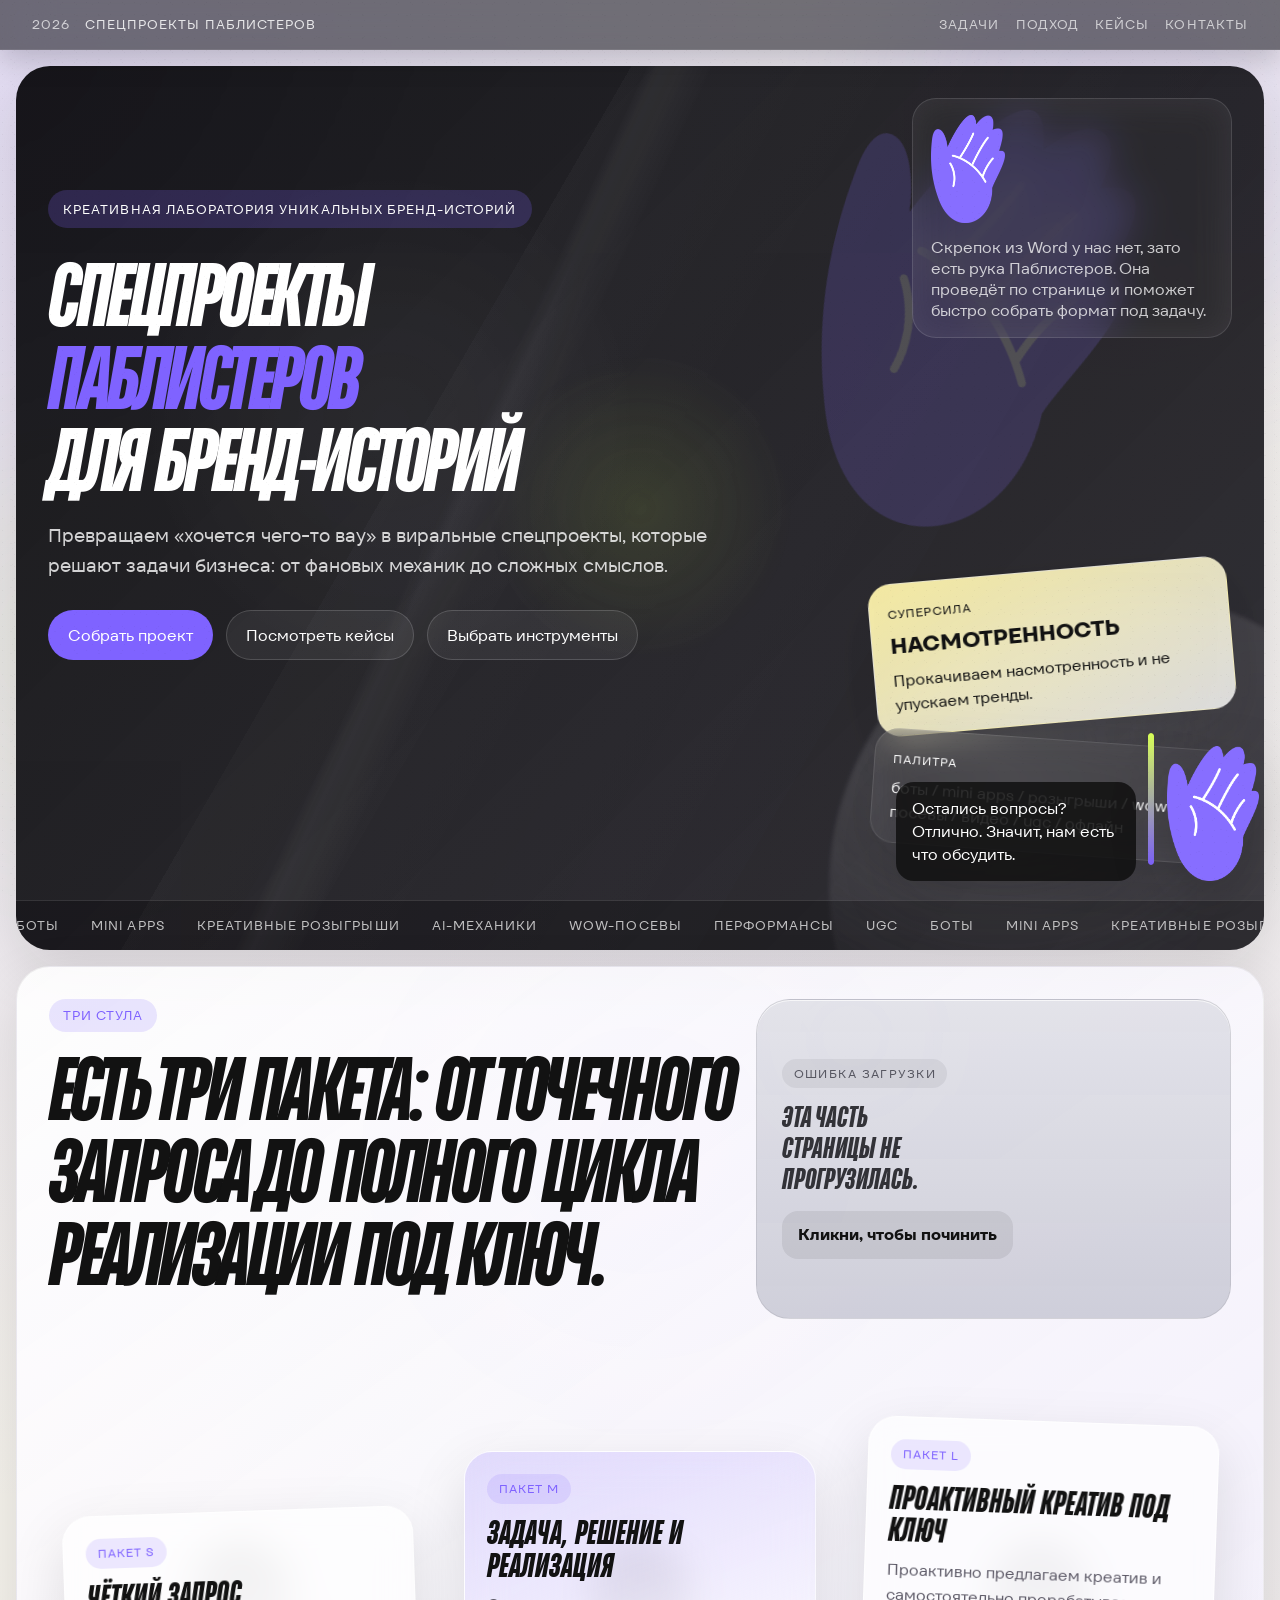
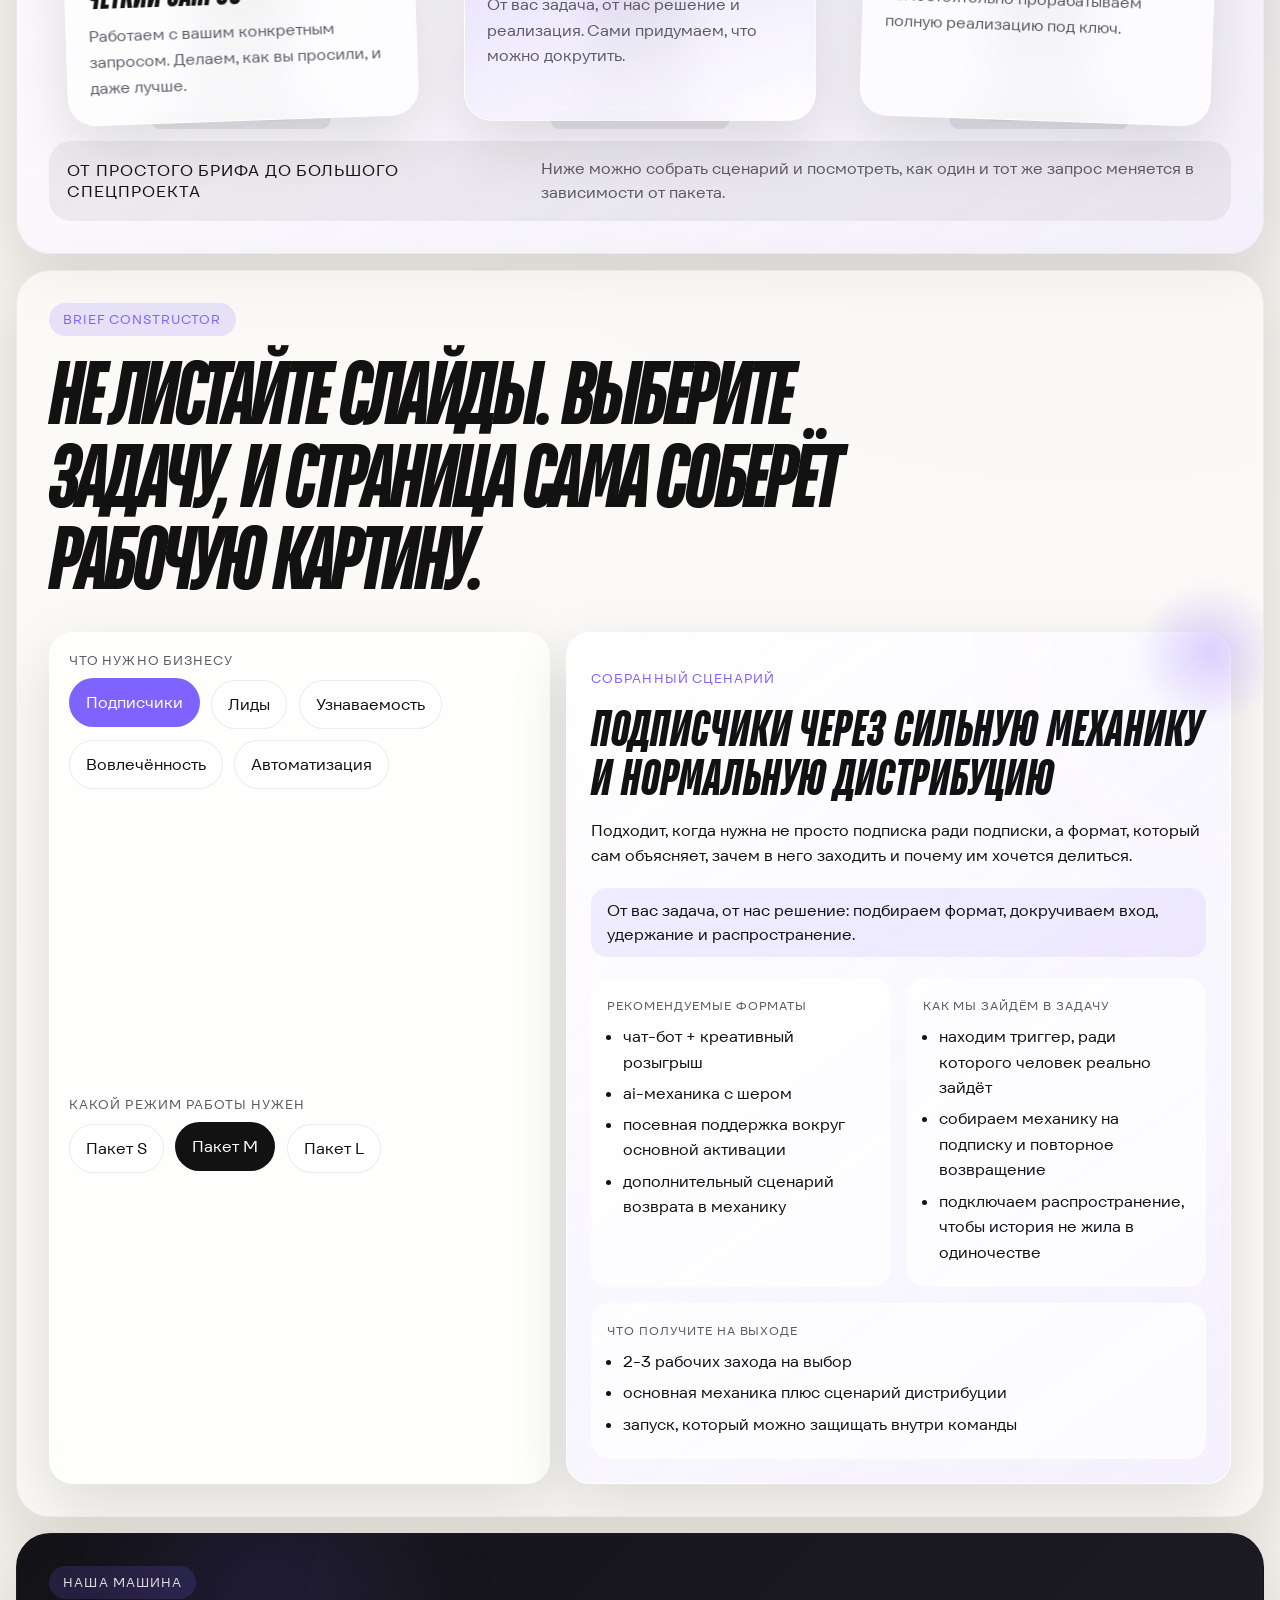
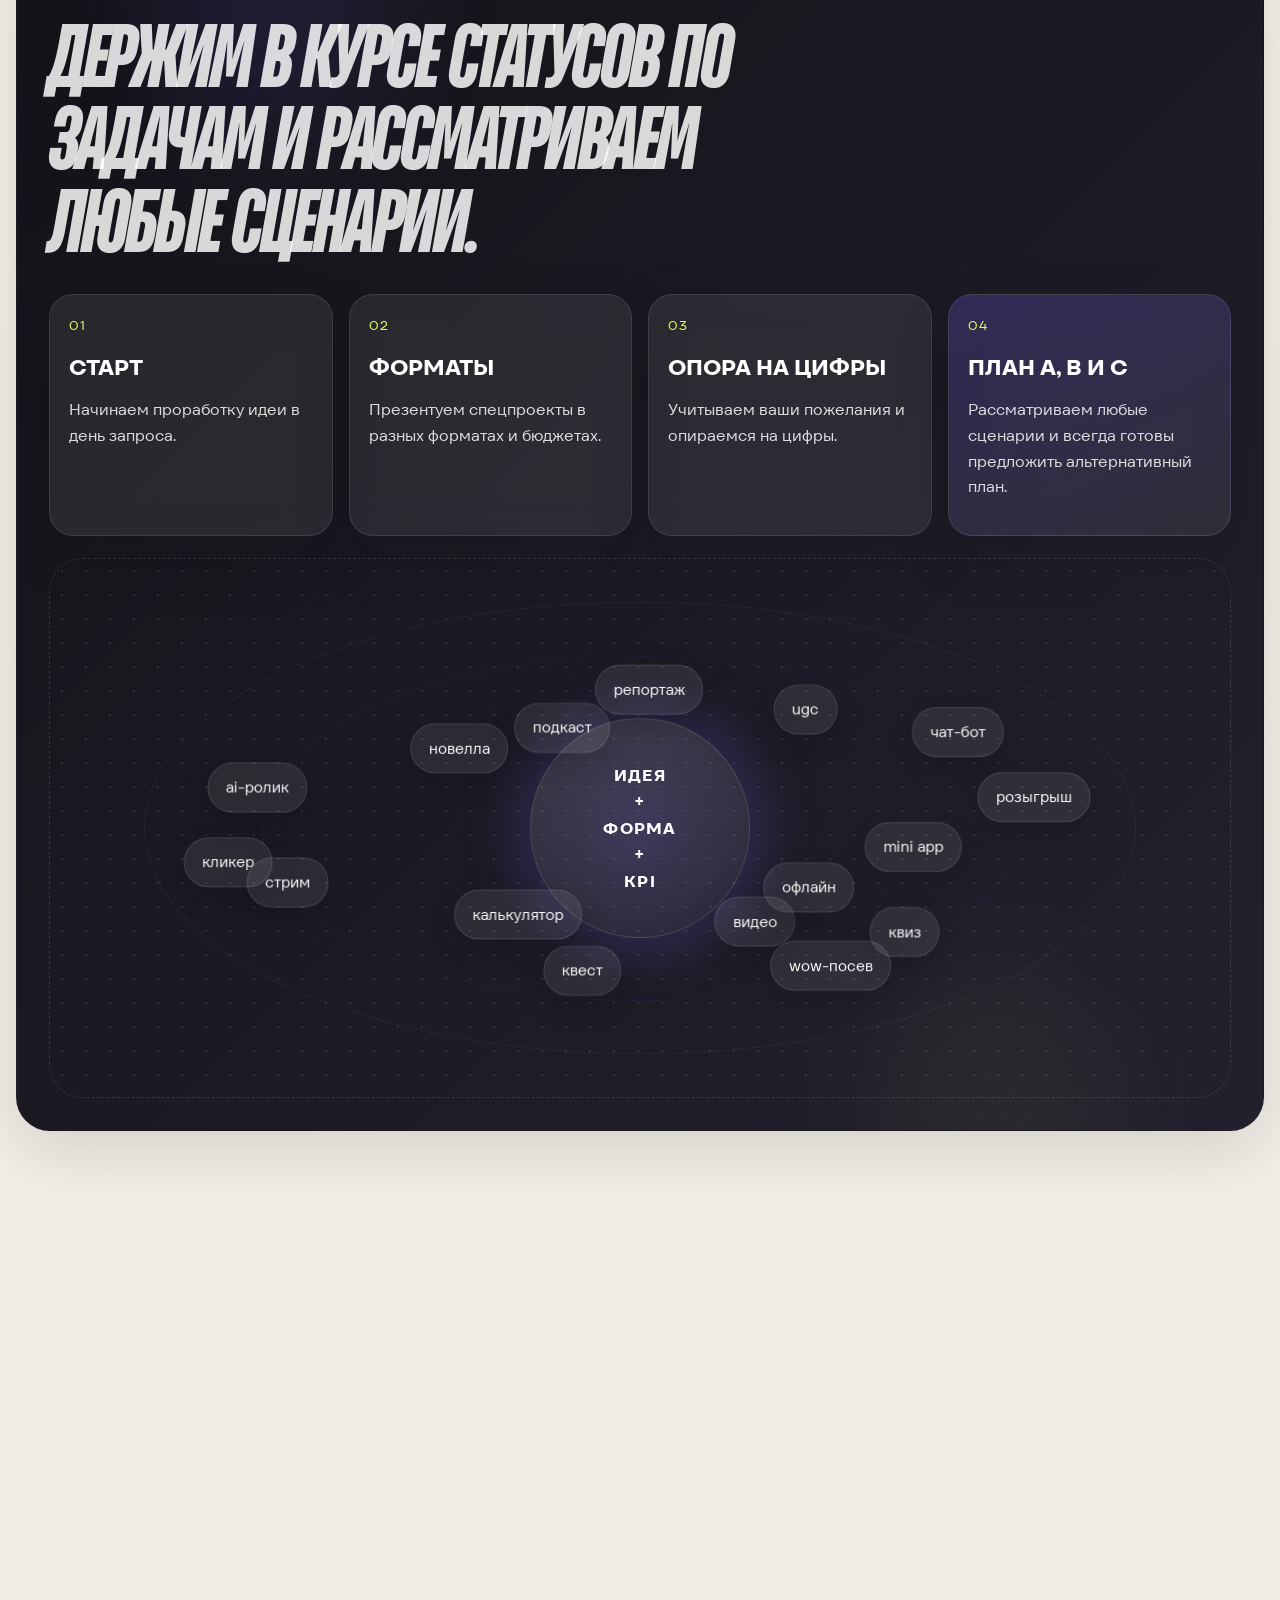
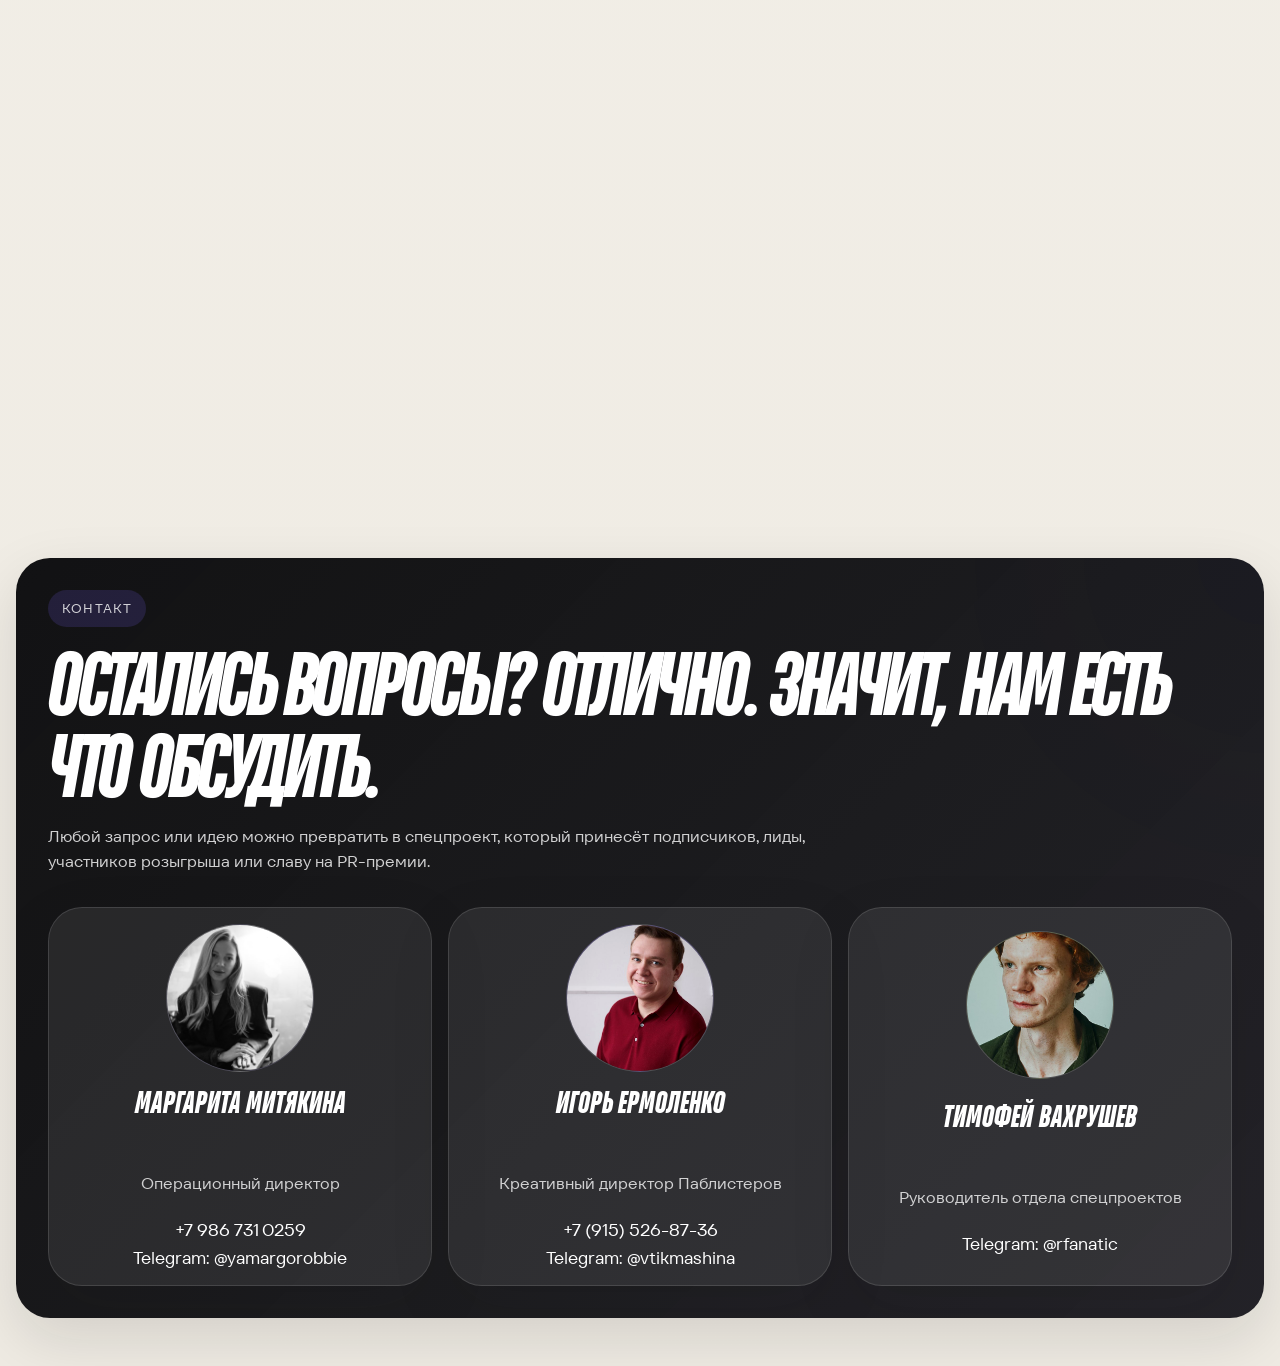
<file: index.html>
<!doctype html>
<html lang="ru">
  <head>
    <meta charset="UTF-8" />
    <meta name="viewport" content="width=device-width, initial-scale=1.0" />
    <title>Спецпроекты Паблистеров</title>
    <link rel="icon" href="./favicon.ico?v=20260701-0738" sizes="any" />
    <link rel="icon" type="image/png" sizes="32x32" href="./assets/icons/palm-icon-32.png?v=20260701-0738" />
    <link rel="icon" type="image/png" sizes="192x192" href="./assets/icons/palm-icon-192.png?v=20260701-0738" />
    <link rel="apple-touch-icon" href="./assets/icons/palm-icon-180.png?v=20260701-0738" />
    <link rel="stylesheet" href="./styles.css?v=20260331-1628" />
  </head>
  <body>
    <div class="noise"></div>
    <div class="ambient ambient--violet"></div>
    <div class="ambient ambient--lime"></div>

    <aside class="palm-navigator" id="palm-nav" aria-hidden="true">
      <div class="palm-navigator__bubble" id="palm-bubble">Ладошка здесь. Веду к задаче.</div>
      <div class="palm-navigator__rail">
        <span class="palm-navigator__progress" id="palm-progress"></span>
      </div>
      <img
        class="palm-navigator__icon"
        id="palm-icon"
        src="./assets/images/palm-guide.png"
        alt=""
      />
    </aside>

    <header class="topbar">
      <a class="brand" href="#hero">
        <span class="brand__year">2026</span>
        <span class="brand__name">спецпроекты паблистеров</span>
      </a>
      <nav class="topbar__nav">
        <a href="#brief">Задачи</a>
        <a href="#engine">Подход</a>
        <a href="#cases">Кейсы</a>
        <a href="#contact">Контакты</a>
      </nav>
    </header>

    <main>
      <section class="hero reveal is-visible" id="hero">
        <div class="hero__mesh"></div>
        <img
          class="hero__palm hero-parallax"
          data-depth="18"
          src="./assets/images/palm-guide.png"
          alt=""
          aria-hidden="true"
        />

        <div class="hero__stage">
          <div class="hero__label">креативная лаборатория уникальных бренд-историй</div>
          <h1 class="hero__title">
            Спецпроекты
            <span>Паблистеров</span>
            для бренд-историй
          </h1>
          <p class="hero__lead">
            Превращаем «хочется чего-то вау» в виральные спецпроекты, которые решают задачи
            бизнеса: от фановых механик до сложных смыслов.
          </p>
          <div class="hero__actions">
            <a class="button button--primary" href="#brief">Собрать проект</a>
            <a class="button button--secondary" href="#cases">Посмотреть кейсы</a>
            <a class="button button--secondary" href="#engine">Выбрать инструменты</a>
          </div>
        </div>

        <aside class="hero__guide hero-parallax" data-depth="10">
          <img class="hero__guide-palm" src="./assets/images/palm-guide.png" alt="" aria-hidden="true" />
          <p>
            Скрепок из Word у нас нет, зато есть рука Паблистеров. Она проведёт по странице и
            поможет быстро собрать формат под задачу.
          </p>
        </aside>

        <div class="hero__cards">
          <article class="floating-card floating-card--tarot hero-parallax" data-depth="12">
            <span class="floating-card__tag">суперсила</span>
            <h2>Насмотренность</h2>
            <p>Прокачиваем насмотренность и не упускаем тренды.</p>
          </article>
          <article class="floating-card floating-card--brief hero-parallax" data-depth="8">
            <span class="floating-card__tag">палитра</span>
            <p>боты / mini apps / розыгрыши / wow-посевы / видео / ugc / офлайн</p>
          </article>
        </div>

        <div class="ticker">
          <div class="ticker__track">
            <span>боты</span>
            <span>mini apps</span>
            <span>креативные розыгрыши</span>
            <span>ai-механики</span>
            <span>wow-посевы</span>
            <span>перформансы</span>
            <span>ugc</span>
            <span>боты</span>
            <span>mini apps</span>
            <span>креативные розыгрыши</span>
            <span>ai-механики</span>
            <span>wow-посевы</span>
          </div>
        </div>
      </section>

      <section class="stools reveal" id="stools">
        <div class="stools-intro">
          <div class="section-head">
            <p class="section-head__eyebrow">три стула</p>
            <h2>Есть три пакета: от точечного запроса до полного цикла реализации под ключ.</h2>
          </div>

          <aside class="stools-glitch" aria-label="Мини-игра про вовлечение">
            <div class="stools-glitch__placeholder" id="stools-game-placeholder">
              <span class="stools-glitch__state">ошибка загрузки</span>
              <p>Эта часть страницы не прогрузилась.</p>
              <button class="stools-glitch__button" id="stools-game-start" type="button">Кликни, чтобы починить</button>
            </div>

            <div class="stools-glitch__game" id="stools-game" hidden>
              <div class="stools-glitch__meta">
                <span>space to jump</span>
                <span id="stools-game-score">00000</span>
              </div>
              <canvas class="stools-glitch__canvas" id="stools-game-canvas" width="520" height="320"></canvas>
              <div class="stools-glitch__overlay" id="stools-game-overlay" hidden>
                <p>Вот вам и вовлечение! Придумаем геймификацию и под вашу задачу)))</p>
                <button class="stools-glitch__button stools-glitch__button--solid" id="stools-game-restart" type="button">Сыграть ещё раз</button>
              </div>
            </div>
          </aside>
        </div>

        <div class="stools-showcase">
          <article class="stool-showcase stool-showcase--s">
            <div class="stool-showcase__seat">
              <span class="stool-showcase__package">Пакет S</span>
              <h3>Чёткий запрос</h3>
              <p>Работаем с вашим конкретным запросом. Делаем, как вы просили, и даже лучше.</p>
            </div>
            <div class="stool-showcase__base"></div>
          </article>

          <article class="stool-showcase stool-showcase--m">
            <div class="stool-showcase__seat">
              <span class="stool-showcase__package">Пакет M</span>
              <h3>Задача, решение и реализация</h3>
              <p>От вас задача, от нас решение и реализация. Сами придумаем, что можно докрутить.</p>
            </div>
            <div class="stool-showcase__base"></div>
          </article>

          <article class="stool-showcase stool-showcase--l">
            <div class="stool-showcase__seat">
              <span class="stool-showcase__package">Пакет L</span>
              <h3>Проактивный креатив под ключ</h3>
              <p>Проактивно предлагаем креатив и самостоятельно прорабатываем полную реализацию под ключ.</p>
            </div>
            <div class="stool-showcase__base"></div>
          </article>
        </div>

        <div class="stools-footer">
          <span>От простого брифа до большого спецпроекта</span>
          <p>Ниже можно собрать сценарий и посмотреть, как один и тот же запрос меняется в зависимости от пакета.</p>
        </div>
      </section>

      <section class="brief reveal" id="brief">
        <div class="section-head">
          <p class="section-head__eyebrow">brief constructor</p>
          <h2>Не листайте слайды. Выберите задачу, и страница сама соберёт рабочую картину.</h2>
        </div>

        <div class="brief__layout">
          <div class="brief__selectors">
            <div>
              <p class="brief__label">Что нужно бизнесу</p>
              <div class="chip-row" id="goal-chips"></div>
            </div>
            <div>
              <p class="brief__label">Какой режим работы нужен</p>
              <div class="chip-row chip-row--soft" id="package-chips"></div>
            </div>
          </div>

          <article class="brief-result">
            <p class="brief-result__eyebrow">собранный сценарий</p>
            <h3 id="brief-title"></h3>
            <p id="brief-description"></p>
            <div class="brief-result__pulse"></div>
            <div class="brief-result__mode" id="brief-mode"></div>

            <div class="brief-result__grid">
              <div class="brief-panel">
                <span>Рекомендуемые форматы</span>
                <ul id="brief-formats"></ul>
              </div>
              <div class="brief-panel">
                <span>Как мы зайдём в задачу</span>
                <ul id="brief-steps"></ul>
              </div>
              <div class="brief-panel brief-panel--wide">
                <span>Что получите на выходе</span>
                <ul id="brief-deliverables"></ul>
              </div>
            </div>
          </article>
        </div>
      </section>

      <section class="engine reveal" id="engine">
        <div class="engine__beam engine__beam--1"></div>
        <div class="engine__beam engine__beam--2"></div>

        <div class="section-head">
          <p class="section-head__eyebrow">наша машина</p>
          <h2>Держим в курсе статусов по задачам и рассматриваем любые сценарии.</h2>
        </div>

        <div class="engine__scenes">
          <article class="scene-card">
            <div class="scene-card__number">01</div>
            <h3>Старт</h3>
            <p>Начинаем проработку идеи в день запроса.</p>
          </article>
          <article class="scene-card">
            <div class="scene-card__number">02</div>
            <h3>Форматы</h3>
            <p>Презентуем спецпроекты в разных форматах и бюджетах.</p>
          </article>
          <article class="scene-card">
            <div class="scene-card__number">03</div>
            <h3>Опора на цифры</h3>
            <p>Учитываем ваши пожелания и опираемся на цифры.</p>
          </article>
          <article class="scene-card scene-card--accent">
            <div class="scene-card__number">04</div>
            <h3>План A, B и C</h3>
            <p>Рассматриваем любые сценарии и всегда готовы предложить альтернативный план.</p>
          </article>
        </div>

        <div class="ritual-board" id="ritual-board">
          <div class="ritual-board__center">
            <span>идея</span>
            <span>+</span>
            <span>форма</span>
            <span>+</span>
            <span>kpi</span>
          </div>
          <button class="ritual-board__token ritual-board__token--1" data-orbit-angle="0.1" data-orbit-radius="0.42" data-orbit-speed="0.00011" data-description="Лёгкие и сложные сценарии в Telegram: от квизов и калькуляторов до сервисных и игровых механик.">чат-бот</button>
          <button class="ritual-board__token ritual-board__token--2" data-orbit-angle="0.55" data-orbit-radius="0.34" data-orbit-speed="-0.00012" data-description="Пошаговая история с развилками, голосованиями и эффектом «что будет дальше»." >новелла</button>
          <button class="ritual-board__token ritual-board__token--3" data-orbit-angle="0.95" data-orbit-radius="0.46" data-orbit-speed="0.0001" data-description="Механика с призами, в которую хочется вовлекаться и возвращаться, а не просто выполнить одно действие.">розыгрыш</button>
          <button class="ritual-board__token ritual-board__token--4" data-orbit-angle="1.35" data-orbit-radius="0.38" data-orbit-speed="-0.00008" data-description="Быстрый интерфейс внутри мессенджера или платформы для более сложного пользовательского пути.">mini app</button>
          <button class="ritual-board__token ritual-board__token--5" data-orbit-angle="1.85" data-orbit-radius="0.44" data-orbit-speed="0.00013" data-description="Контент, который люди создают и разносят сами: фото, видео, мемы, реакции, сторис.">ugc</button>
          <button class="ritual-board__token ritual-board__token--6" data-orbit-angle="2.25" data-orbit-radius="0.33" data-orbit-speed="-0.0001" data-description="Съёмка, монтаж и короткие визуальные формы, которые быстро выходят в паблик и работают на внимание.">видео</button>
          <button class="ritual-board__token ritual-board__token--7" data-orbit-angle="2.7" data-orbit-radius="0.47" data-orbit-speed="0.00008" data-description="Хулиганский медиазаход, который выглядит как инфоповод, а не как лобовая реклама.">wow-посев</button>
          <button class="ritual-board__token ritual-board__token--8" data-orbit-angle="3.1" data-orbit-radius="0.36" data-orbit-speed="-0.00012" data-description="Живой выход бренда в пространство: событие, акция, точка контакта или сценический жест.">офлайн</button>
          <button class="ritual-board__token ritual-board__token--9" data-orbit-angle="3.55" data-orbit-radius="0.43" data-orbit-speed="0.00009" data-description="Маршрут с заданиями, поиском, подсказками и чувством прохождения.">квест</button>
          <button class="ritual-board__token ritual-board__token--10" data-orbit-angle="3.95" data-orbit-radius="0.35" data-orbit-speed="-0.00011" data-description="Быстрый формат на несколько вопросов, который можно привязать к продукту, инфоповоду или сегментации.">квиз</button>
          <button class="ritual-board__token ritual-board__token--11" data-orbit-angle="4.35" data-orbit-radius="0.45" data-orbit-speed="0.0001" data-description="Повторяющееся простое действие, которое затягивает и отлично работает на вовлечение.">кликер</button>
          <button class="ritual-board__token ritual-board__token--12" data-orbit-angle="4.8" data-orbit-radius="0.34" data-orbit-speed="-0.00008" data-description="Полезный инструмент, который даёт человеку быстрый ответ и подводит к продукту или подписке.">калькулятор</button>
          <button class="ritual-board__token ritual-board__token--13" data-orbit-angle="5.2" data-orbit-radius="0.42" data-orbit-speed="0.00012" data-description="Ролик с нейросеточной графикой или механикой, который работает на вау-эффект и шеринг.">ai-ролик</button>
          <button class="ritual-board__token ritual-board__token--14" data-orbit-angle="5.65" data-orbit-radius="0.36" data-orbit-speed="-0.0001" data-description="Разговорный формат для бренда, темы или релиза, который можно разворачивать в серию.">подкаст</button>
          <button class="ritual-board__token ritual-board__token--15" data-orbit-angle="6.0" data-orbit-radius="0.46" data-orbit-speed="0.00009" data-description="Прямой эфир, онлайн-выход или трансляция, которую можно превратить в событие и медиаповод.">стрим</button>
          <button class="ritual-board__token ritual-board__token--16" data-orbit-angle="6.45" data-orbit-radius="0.33" data-orbit-speed="-0.00012" data-description="Быстрая полевая съёмка и выпуск материала в моменте, пока интерес аудитории ещё горячий.">репортаж</button>
          <div class="ritual-board__tooltip" id="ritual-tooltip" aria-live="polite"></div>
        </div>
      </section>

      <section class="cases reveal" id="cases">
        <div class="section-head">
          <p class="section-head__eyebrow">case deck</p>
          <h2>Идеи, механики и кейсы, которые можно собрать под конкретную задачу.</h2>
        </div>

        <div class="cases__layout">
          <div class="case-stack" id="case-stack"></div>
          <article class="case-view" id="case-view">
            <p class="case-view__tag" id="case-tag"></p>
            <h3 id="case-title"></h3>
            <p class="case-view__request" id="case-request"></p>
            <p class="case-view__idea" id="case-idea"></p>
            <div class="case-view__flash"></div>
            <div class="case-view__meta">
              <div>
                <span>Что получилось</span>
                <p id="case-result"></p>
              </div>
              <div>
                <span>Почему это сработало</span>
                <p id="case-why"></p>
              </div>
            </div>
          </article>
        </div>
      </section>

      <section class="finale reveal" id="contact">
        <div class="finale__copy">
          <p class="section-head__eyebrow">контакт</p>
          <h2>Остались вопросы? Отлично. Значит, нам есть что обсудить.</h2>
          <p>
            Любой запрос или идею можно превратить в спецпроект, который принесёт подписчиков,
            лиды, участников розыгрыша или славу на PR-премии.
          </p>
        </div>

        <div class="contacts contacts--trio">
          <article class="contact-hero contact-hero--tertiary">
            <div class="contact-hero__photo-wrap contact-hero__photo-wrap--tertiary">
              <img class="contact-hero__photo contact-hero__photo--tertiary" src="./assets/images/margarita-mityakina.jpg" alt="Маргарита Митякина" />
            </div>
            <div class="contact-hero__content">
              <span>Маргарита Митякина</span>
              <p>Операционный директор</p>
              <a href="tel:+79867310259">+7 986 731 0259</a>
              <a href="https://t.me/yamargorobbie">Telegram: @yamargorobbie</a>
            </div>
          </article>
          <article class="contact-hero">
            <div class="contact-hero__photo-wrap">
              <img class="contact-hero__photo" src="./assets/images/igor-ermolenko.jpg" alt="Игорь Ермоленко" />
            </div>
            <div class="contact-hero__content">
              <span>Игорь Ермоленко</span>
              <p>Креативный директор Паблистеров</p>
              <a href="tel:+79155268736">+7 (915) 526-87-36</a>
              <a href="https://t.me/vtikmashina">Telegram: @vtikmashina</a>
            </div>
          </article>
          <article class="contact-hero contact-hero--secondary">
            <div class="contact-hero__photo-wrap contact-hero__photo-wrap--secondary">
              <img class="contact-hero__photo contact-hero__photo--secondary" src="./assets/images/timofey-vakhrushev.jpg" alt="Тимофей Вахрушев" />
            </div>
            <div class="contact-hero__content">
              <span>Тимофей Вахрушев</span>
              <p>Руководитель отдела спецпроектов</p>
              <a href="https://t.me/rfanatic">Telegram: @rfanatic</a>
            </div>
          </article>
        </div>
      </section>
    </main>

    <script src="./script.js?v=20260331-1642"></script>
  </body>
</html>
</file>
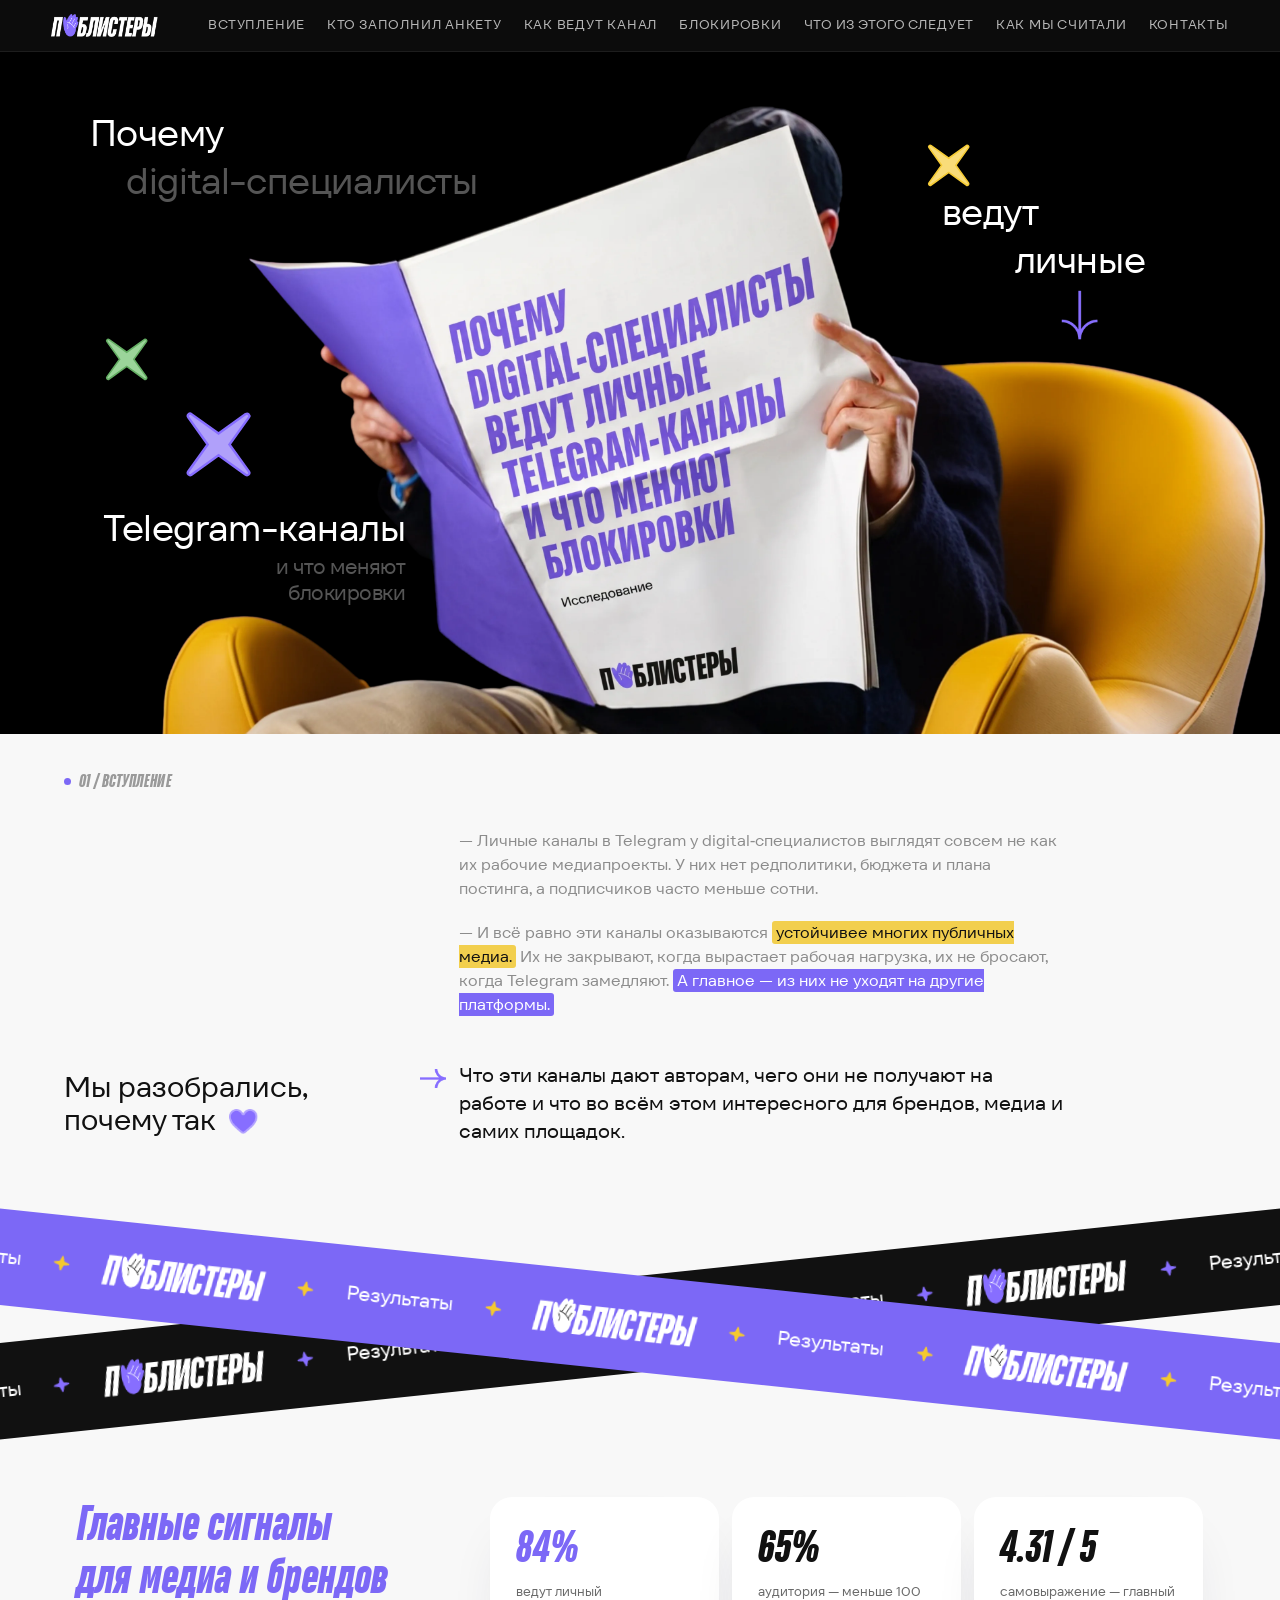
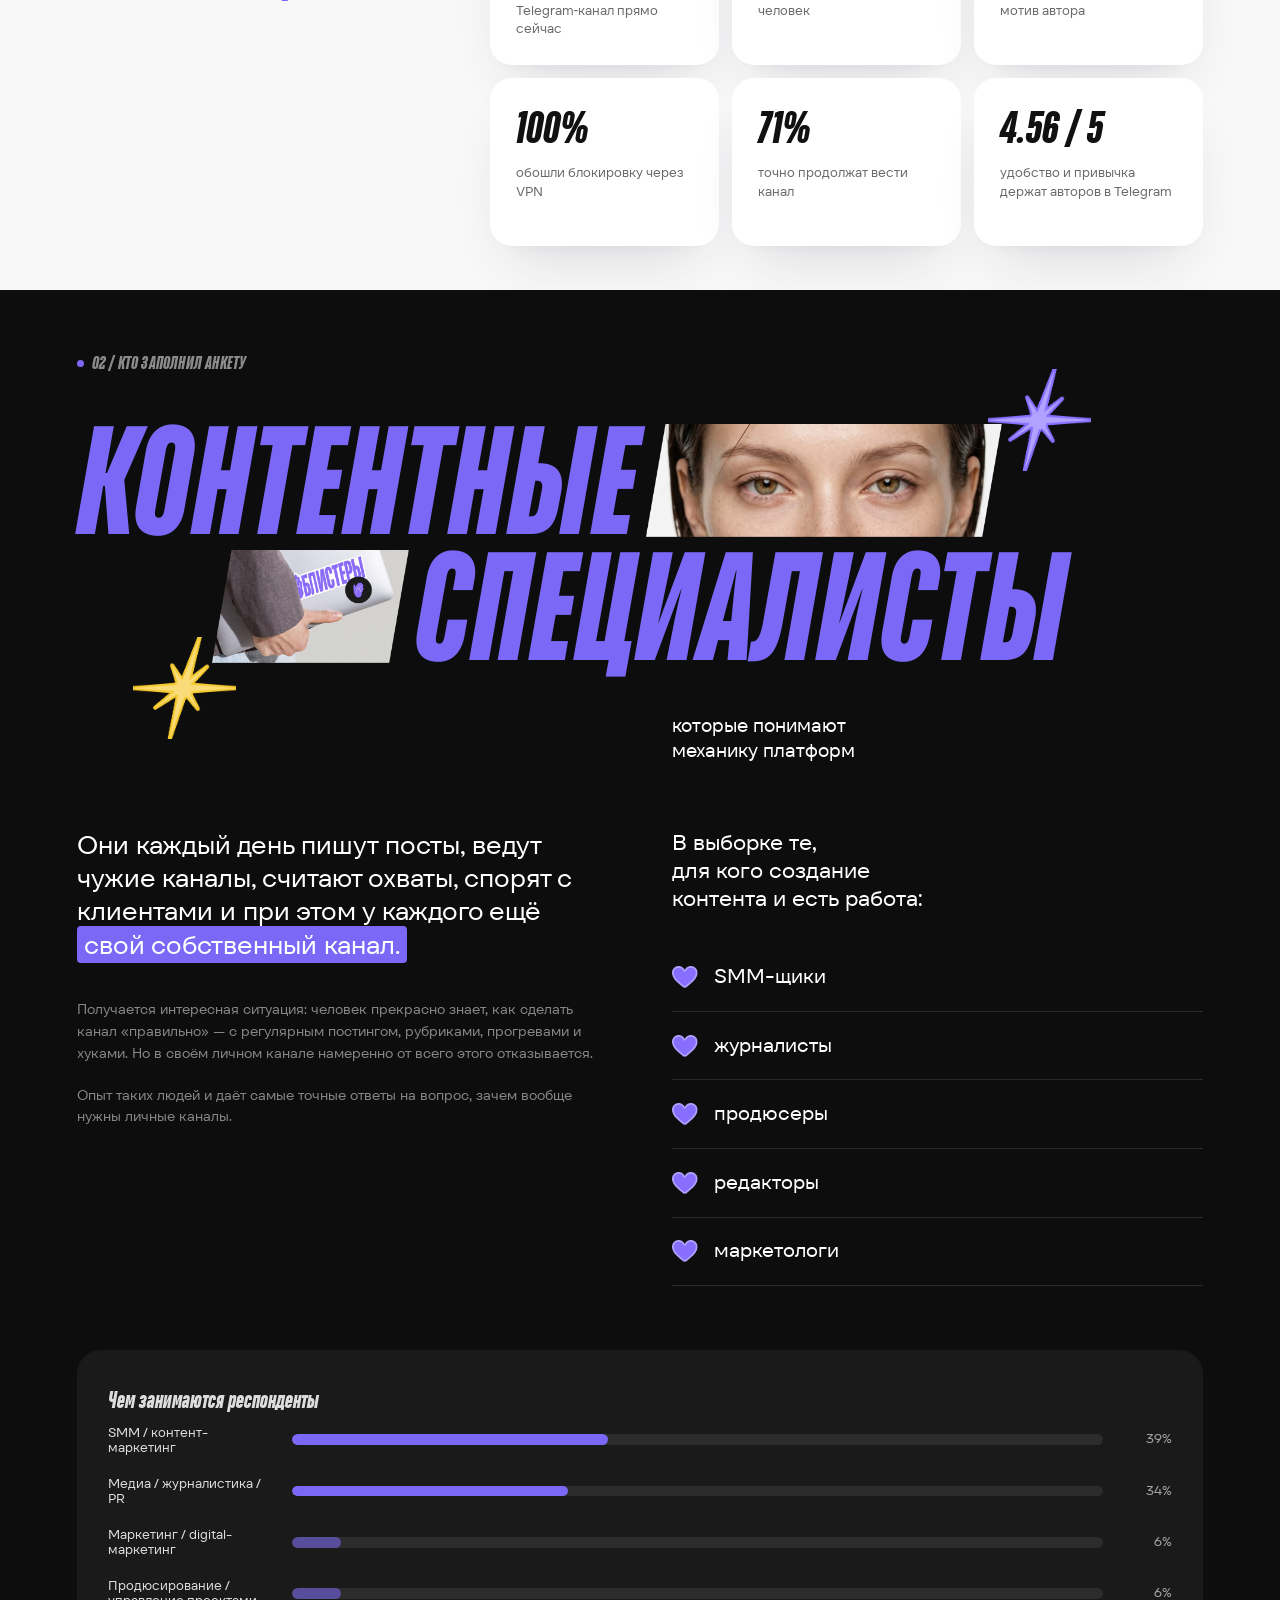
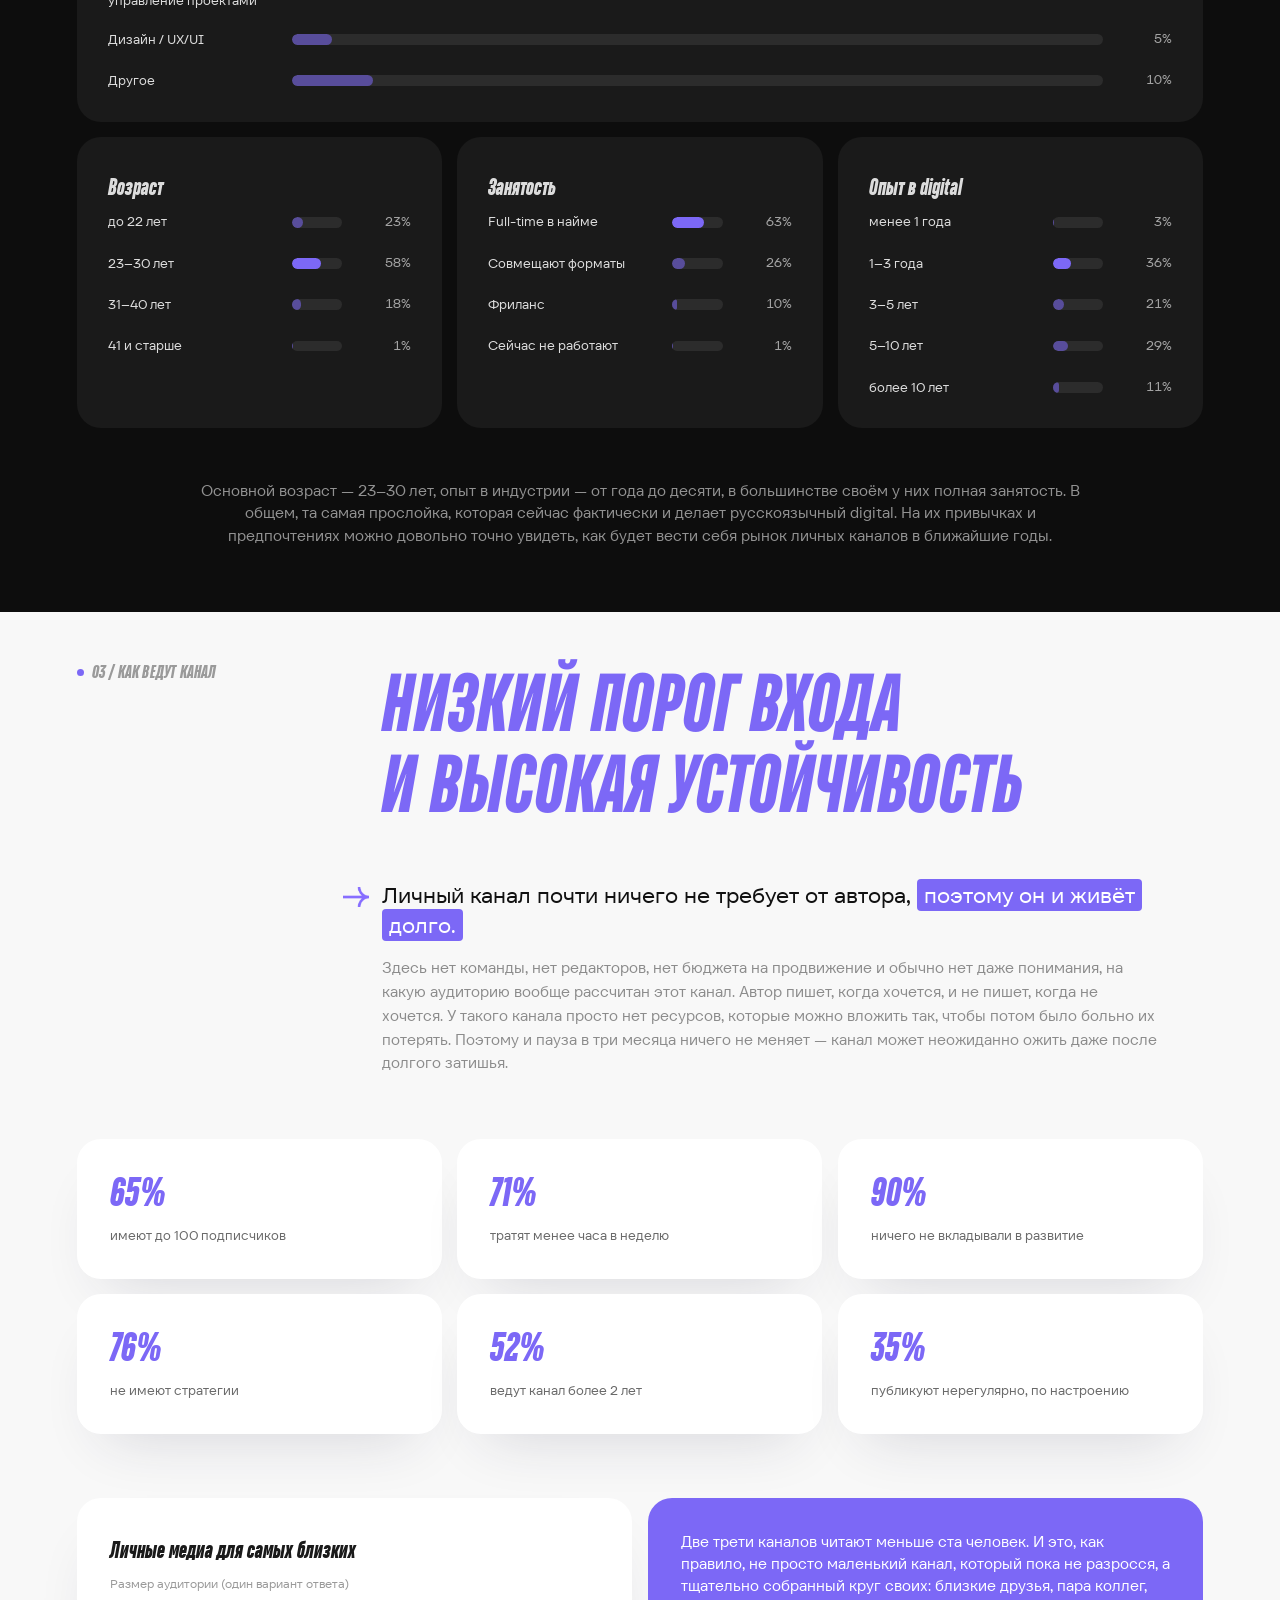
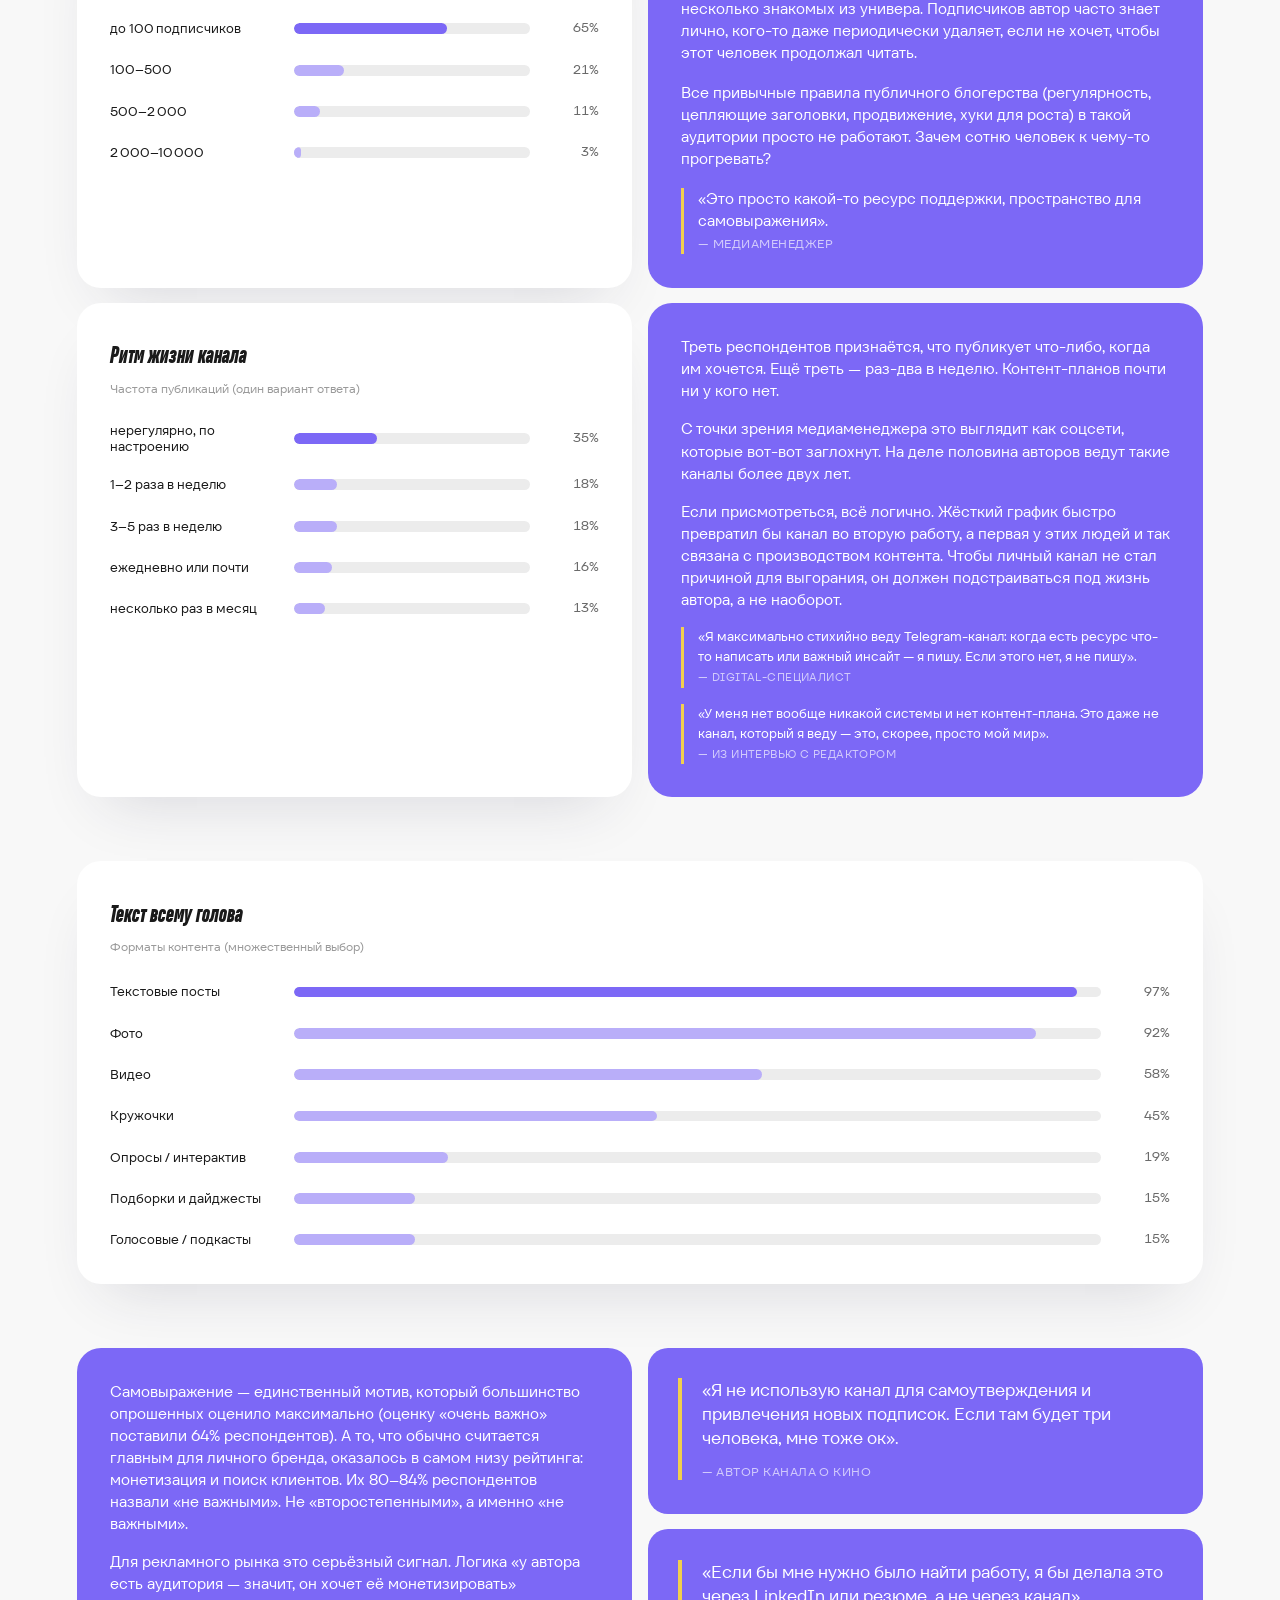
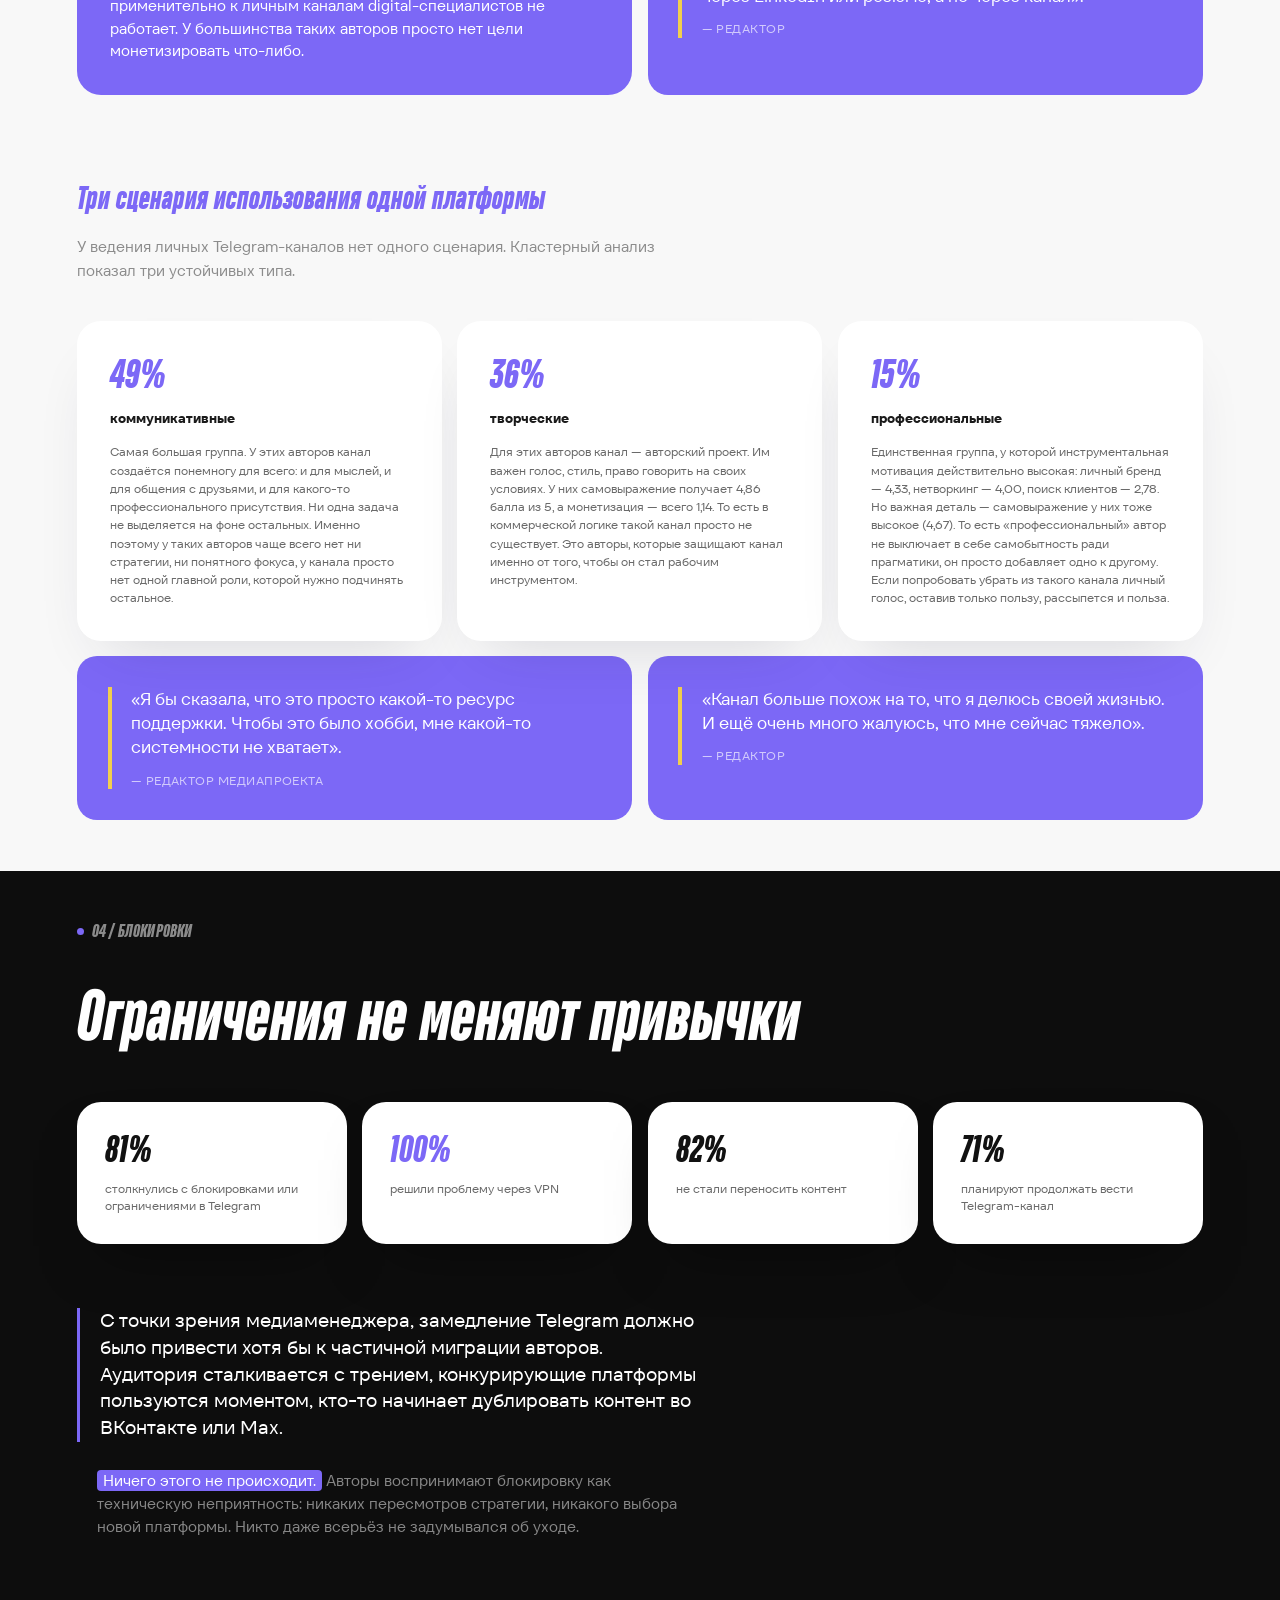
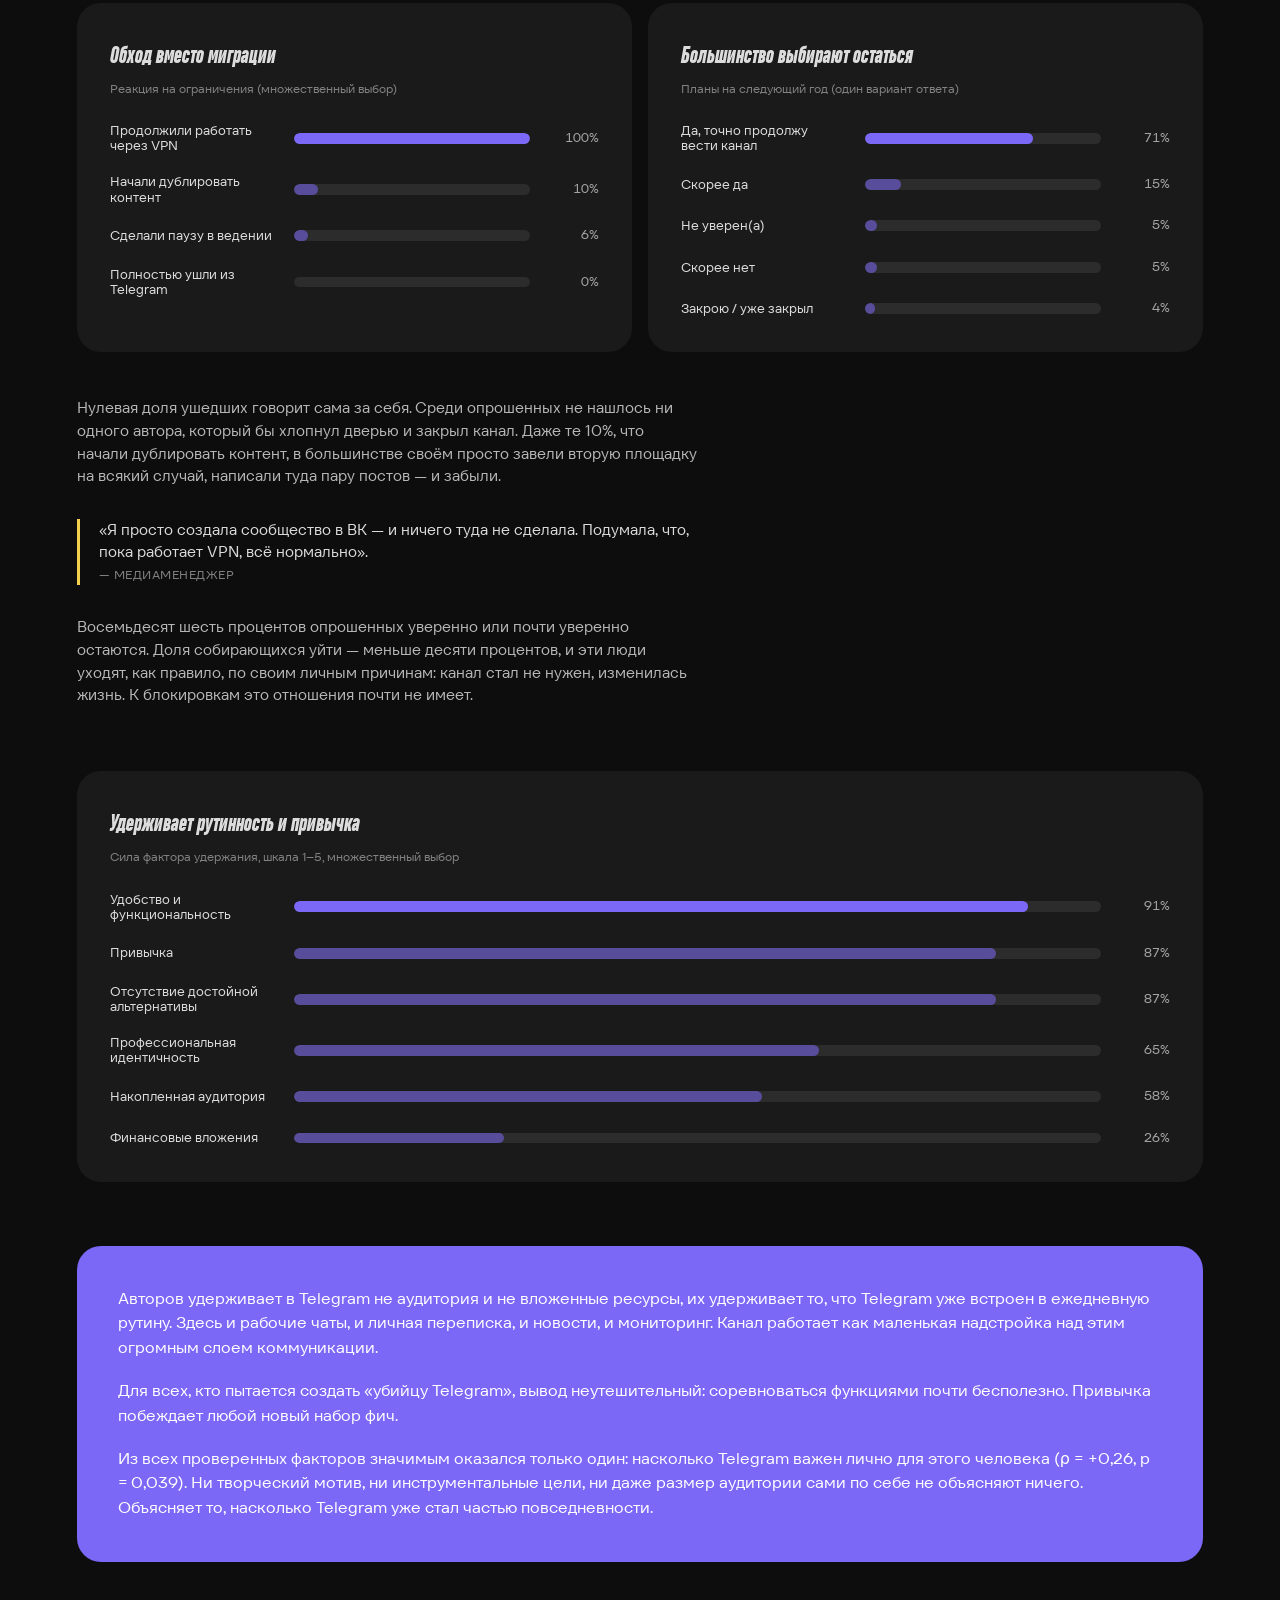
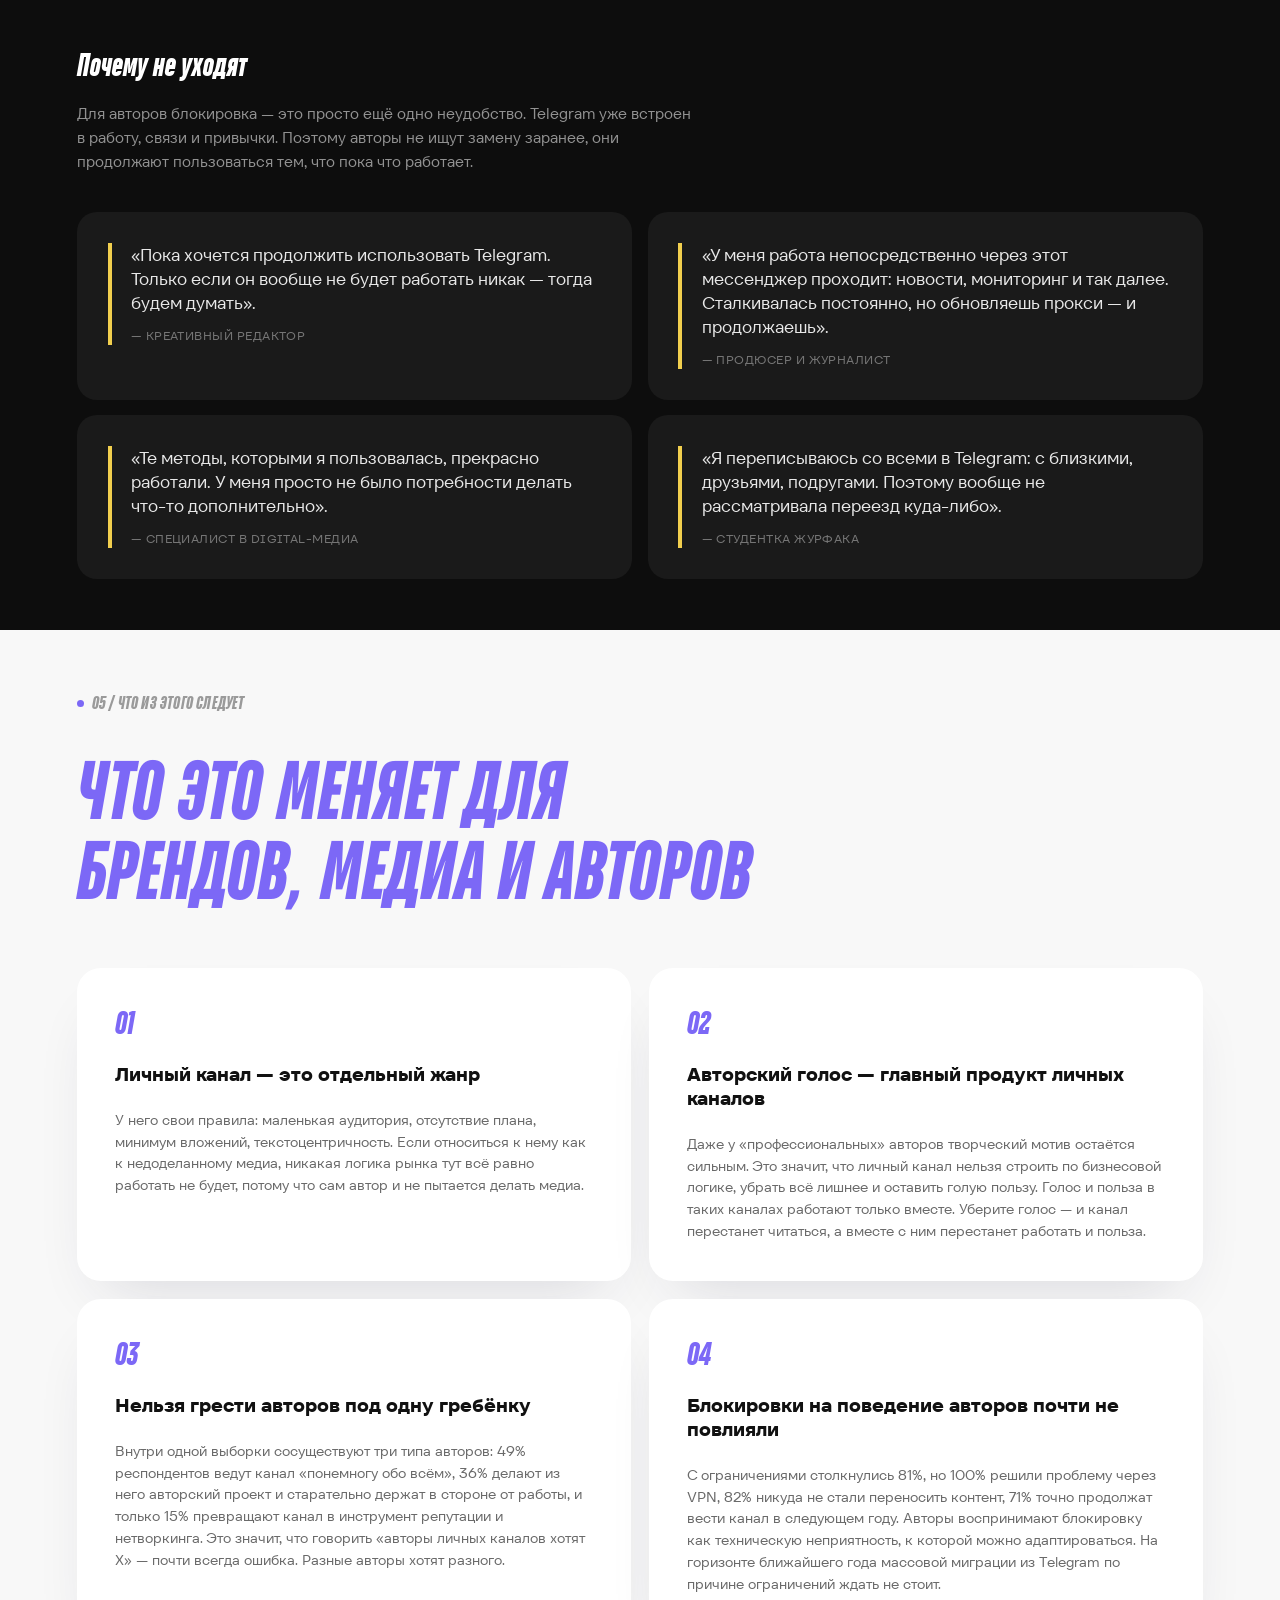
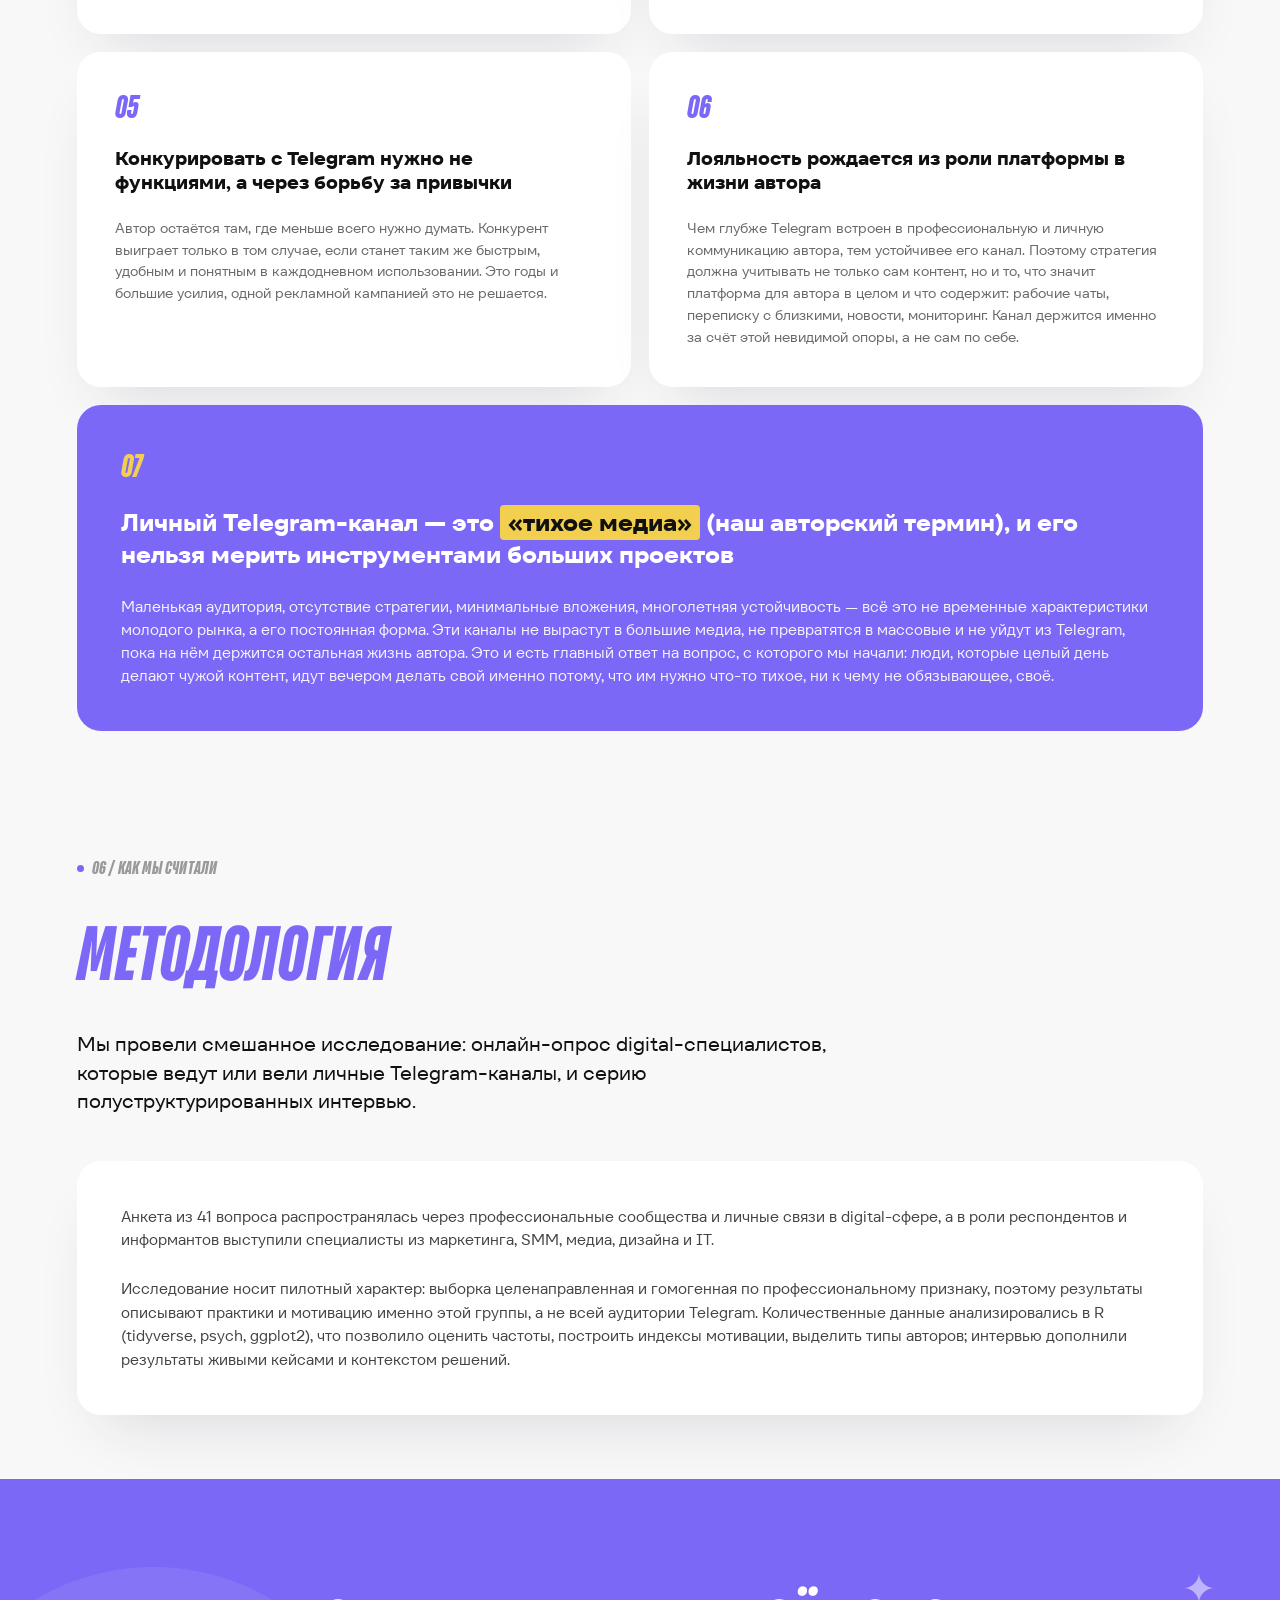
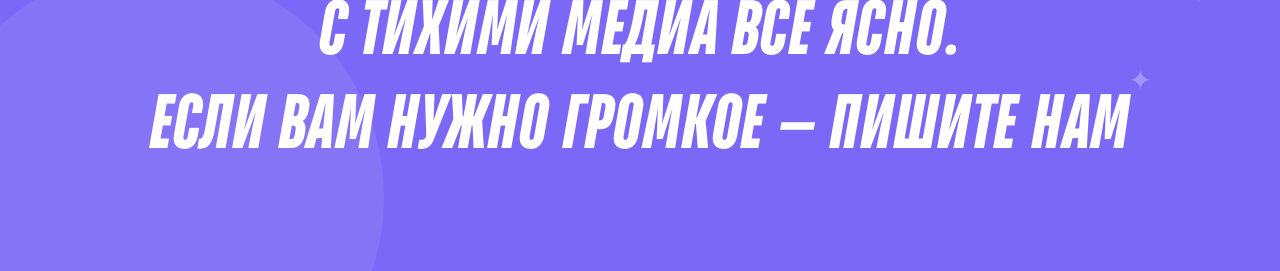
<file: research/telegram-channels-gzip-cleanup/index.html>
<!DOCTYPE html><html lang="ru" class="scroll-smooth"><head><meta charSet="utf-8"/><meta name="viewport" content="width=device-width, initial-scale=1"/><link rel="preload" as="image" href="/research/telegram-channels/design-elements/header-logo.webp"/><link rel="preload" as="image" href="/research/telegram-channels/design-elements/image-main/image_main-desktop.webp"/><link rel="preload" as="image" href="/research/telegram-channels/design-elements/Vector/vector.webp"/><link rel="preload" as="image" href="/research/telegram-channels/design-elements/heart-purple.png"/><link rel="preload" as="image" href="/research/telegram-channels/design-elements/arrow-right.png"/><link rel="preload" as="image" href="/research/telegram-channels/design-elements/marquee-logo-dark.webp"/><link rel="preload" as="image" href="/research/telegram-channels/design-elements/marquee-star-purple.webp"/><link rel="preload" as="image" href="/research/telegram-channels/design-elements/marquee-logo-purple.webp"/><link rel="preload" as="image" href="/research/telegram-channels/design-elements/marquee-star-yellow.webp"/><link rel="preload" as="image" href="/research/telegram-channels/design-elements/screen3/spark-purple.webp"/><link rel="stylesheet" href="/research/telegram-channels/_next/static/chunks/0_mb6v8g65xve.css" data-precedence="next"/><link rel="preload" as="script" fetchPriority="low" href="/research/telegram-channels/_next/static/chunks/0y53b9dh0u93w.js"/><script src="/research/telegram-channels/_next/static/chunks/1u1ik6bjo7dm9.js" async=""></script><script src="/research/telegram-channels/_next/static/chunks/2r4f0x66jpyo2.js" async=""></script><script src="/research/telegram-channels/_next/static/chunks/turbopack-200_0mf5kj1t9.js" async=""></script><script src="/research/telegram-channels/_next/static/chunks/0togvar-9-0hv.js" async=""></script><script src="/research/telegram-channels/_next/static/chunks/0d-rwp289d_1p.js" async=""></script><link rel="preload" as="image" href="/research/telegram-channels/design-elements/screen3/spark-yellow.webp"/><link rel="preload" as="image" href="/research/telegram-channels/design-elements/screen3/eyes.png"/><link rel="preload" as="image" href="/research/telegram-channels/design-elements/screen3/laptop.webp"/><link rel="icon" href="/research/telegram-channels/hand-logo.svg"/><meta name="theme-color" content="#7c68f6"/><title>Почему digital-специалисты ведут Telegram-каналы</title><meta name="description" content="Исследование Паблистеров о личных Telegram-каналах digital-специалистов, мотивации авторов и влиянии блокировок."/><meta property="og:title" content="Почему digital-специалисты ведут Telegram-каналы"/><meta property="og:description" content="Исследование Паблистеров о личных Telegram-каналах digital-специалистов, мотивации авторов и влиянии блокировок."/><meta property="og:url" content="http://special.publisters.ru/research/telegram-channels-gzip-cleanup/"/><meta property="og:site_name" content="Паблистеры"/><meta property="og:type" content="website"/><meta name="twitter:card" content="summary"/><meta name="twitter:title" content="Почему digital-специалисты ведут Telegram-каналы"/><meta name="twitter:description" content="Исследование Паблистеров о личных Telegram-каналах digital-специалистов, мотивации авторов и влиянии блокировок."/><link rel="icon" href="/research/telegram-channels/favicon.ico?favicon.2vob68tjqpejf.ico" sizes="256x256" type="image/x-icon"/><script src="/research/telegram-channels/_next/static/chunks/0cz1d0mv5g_q7.js" noModule=""></script></head><body class="bg-black text-white antialiased"><div hidden=""><!--$--><!--/$--></div><header class="site-header" style="position:sticky;top:0;z-index:100;background:rgba(13,13,13,0.9);backdrop-filter:blur(12px);-webkit-backdrop-filter:blur(12px);font-family:&quot;TT Firs Text&quot;, -apple-system, BlinkMacSystemFont, &quot;Segoe UI&quot;, system-ui, sans-serif;border-bottom:1px solid rgba(255,255,255,0.07)"><style>
        .site-header .desktop-nav { display: flex; }
        .site-header .burger { display: none; }
        .site-header .mobile-menu { display: none; }
        @media (max-width: 768px) {
          .site-header .desktop-nav { display: none; }
          .site-header .burger { display: flex; }
          .site-header .mobile-menu.is-open { display: flex; }
        }
      </style><div style="max-width:1600px;margin:0 auto;padding:14px clamp(18px, 4vw, 56px);display:flex;align-items:center;justify-content:space-between;gap:24px"><a href="#top" style="flex-shrink:0;display:flex;align-items:center"><img src="/research/telegram-channels/design-elements/header-logo.webp" alt="ПУБЛИСТЕРЫ" style="height:clamp(20px, 1.8vw, 30px);width:auto;display:block"/></a><nav class="desktop-nav" style="gap:clamp(14px, 1.7vw, 30px);align-items:center;flex-wrap:wrap;justify-content:flex-end"><a href="#intro" style="color:rgba(255,255,255,0.7);font-size:13px;font-weight:500;letter-spacing:0.06em;text-transform:uppercase;text-decoration:none;white-space:nowrap;transition:color 0.15s ease">Вступление</a><a href="#audience" style="color:rgba(255,255,255,0.7);font-size:13px;font-weight:500;letter-spacing:0.06em;text-transform:uppercase;text-decoration:none;white-space:nowrap;transition:color 0.15s ease">Кто заполнил анкету</a><a href="#how" style="color:rgba(255,255,255,0.7);font-size:13px;font-weight:500;letter-spacing:0.06em;text-transform:uppercase;text-decoration:none;white-space:nowrap;transition:color 0.15s ease">Как ведут канал</a><a href="#blocking" style="color:rgba(255,255,255,0.7);font-size:13px;font-weight:500;letter-spacing:0.06em;text-transform:uppercase;text-decoration:none;white-space:nowrap;transition:color 0.15s ease">Блокировки</a><a href="#insights" style="color:rgba(255,255,255,0.7);font-size:13px;font-weight:500;letter-spacing:0.06em;text-transform:uppercase;text-decoration:none;white-space:nowrap;transition:color 0.15s ease">Что из этого следует</a><a href="#method" style="color:rgba(255,255,255,0.7);font-size:13px;font-weight:500;letter-spacing:0.06em;text-transform:uppercase;text-decoration:none;white-space:nowrap;transition:color 0.15s ease">Как мы считали</a><a href="#contacts" style="color:rgba(255,255,255,0.7);font-size:13px;font-weight:500;letter-spacing:0.06em;text-transform:uppercase;text-decoration:none;white-space:nowrap;transition:color 0.15s ease">Контакты</a></nav><button class="burger" aria-label="Меню" aria-expanded="false" aria-controls="mobile-menu" style="background:none;border:none;padding:8px;cursor:pointer;flex-direction:column;gap:5px"><span style="display:block;width:24px;height:2px;background:#fff;border-radius:2px;transition:transform 0.25s;transform:none"></span><span style="display:block;width:24px;height:2px;background:#fff;border-radius:2px;opacity:1;transition:opacity 0.2s"></span><span style="display:block;width:24px;height:2px;background:#fff;border-radius:2px;transition:transform 0.25s;transform:none"></span></button></div><nav id="mobile-menu" class="mobile-menu" aria-label="Мобильная навигация" style="flex-direction:column;padding:8px clamp(18px, 4vw, 56px) 24px;border-top:1px solid rgba(255,255,255,0.07)"><a href="#intro" style="color:rgba(255,255,255,0.7);font-size:15px;font-weight:500;letter-spacing:0.06em;text-transform:uppercase;text-decoration:none;white-space:nowrap;transition:color 0.15s ease;padding:14px 0;border-bottom:1px solid rgba(255,255,255,0.06)">Вступление</a><a href="#audience" style="color:rgba(255,255,255,0.7);font-size:15px;font-weight:500;letter-spacing:0.06em;text-transform:uppercase;text-decoration:none;white-space:nowrap;transition:color 0.15s ease;padding:14px 0;border-bottom:1px solid rgba(255,255,255,0.06)">Кто заполнил анкету</a><a href="#how" style="color:rgba(255,255,255,0.7);font-size:15px;font-weight:500;letter-spacing:0.06em;text-transform:uppercase;text-decoration:none;white-space:nowrap;transition:color 0.15s ease;padding:14px 0;border-bottom:1px solid rgba(255,255,255,0.06)">Как ведут канал</a><a href="#blocking" style="color:rgba(255,255,255,0.7);font-size:15px;font-weight:500;letter-spacing:0.06em;text-transform:uppercase;text-decoration:none;white-space:nowrap;transition:color 0.15s ease;padding:14px 0;border-bottom:1px solid rgba(255,255,255,0.06)">Блокировки</a><a href="#insights" style="color:rgba(255,255,255,0.7);font-size:15px;font-weight:500;letter-spacing:0.06em;text-transform:uppercase;text-decoration:none;white-space:nowrap;transition:color 0.15s ease;padding:14px 0;border-bottom:1px solid rgba(255,255,255,0.06)">Что из этого следует</a><a href="#method" style="color:rgba(255,255,255,0.7);font-size:15px;font-weight:500;letter-spacing:0.06em;text-transform:uppercase;text-decoration:none;white-space:nowrap;transition:color 0.15s ease;padding:14px 0;border-bottom:1px solid rgba(255,255,255,0.06)">Как мы считали</a><a href="#contacts" style="color:rgba(255,255,255,0.7);font-size:15px;font-weight:500;letter-spacing:0.06em;text-transform:uppercase;text-decoration:none;white-space:nowrap;transition:color 0.15s ease;padding:14px 0;border-bottom:1px solid rgba(255,255,255,0.06)">Контакты</a></nav></header><main id="top"><style>
        .hero-mobile { display: none; }
        .hero-desktop { display: block; }
        @media (max-width: 768px) {
          .hero-mobile { display: block; }
          .hero-desktop { display: none; }
        }
      </style><section class="hero-mobile relative w-full bg-black overflow-hidden" style="font-family:&quot;TT Firs Text&quot;, -apple-system, BlinkMacSystemFont, &quot;Segoe UI&quot;, system-ui, sans-serif;height:100svh"><style>
          @keyframes mPopIn {
            0% { opacity: 0; transform: scale(0) rotate(-20deg); }
            55% { transform: scale(1.18) rotate(6deg); }
            75% { transform: scale(0.94) rotate(-3deg); }
            100% { opacity: 1; transform: scale(1) rotate(0deg); }
          }
          @keyframes mFloatA { 0%,100%{transform:translateY(0) rotate(-4deg);} 40%{transform:translateY(-12px) rotate(4deg);} 70%{transform:translateY(5px) rotate(-2deg);} }
          @keyframes mFloatB { 0%,100%{transform:translateY(-6px) rotate(3deg);} 50%{transform:translateY(9px) rotate(-5deg);} }
          @keyframes mFloatC { 0%,100%{transform:translateY(3px) rotate(-3deg);} 45%{transform:translateY(-11px) rotate(5deg);} }
          @keyframes mTitle { from{opacity:0;transform:translateY(28px);} to{opacity:1;transform:translateY(0);} }
          @keyframes mImg { from{opacity:0;} to{opacity:1;} }
        </style><picture class="pointer-events-none select-none" style="position:absolute;bottom:2svh;left:0;width:100%;height:54svh;animation:mImg 1s cubic-bezier(.16,1,.3,1) 0.5s both;z-index:1"><source media="(max-width: 480px)" srcSet="/research/telegram-channels/design-elements/image-main/image_main-640.webp"/><source media="(max-width: 768px)" srcSet="/research/telegram-channels/design-elements/image-main/image_main-960.webp"/><img src="/research/telegram-channels/design-elements/image-main/image_main-960.webp" alt="Человек с брошюрой" width="960" height="485" style="width:100%;height:100%;object-fit:cover;object-position:center center"/></picture><div style="display:flex;flex-direction:column;gap:4px;letter-spacing:-0.02em;position:relative;z-index:3;padding:46px 20px 0"><p style="margin:0;color:#fff;font-size:36px;line-height:1.08;animation:mTitle 0.7s cubic-bezier(.16,1,.3,1) 0.1s both">Почему</p><p style="margin:0;color:#555;font-size:36px;line-height:1.08;animation:mTitle 0.7s cubic-bezier(.16,1,.3,1) 0.25s both">digital-специалисты</p><p style="margin:0;color:#fff;font-size:36px;line-height:1.08;animation:mTitle 0.7s cubic-bezier(.16,1,.3,1) 0.4s both">ведут личные</p><p style="margin:6px 0 0;color:#fff;font-size:36px;line-height:1.08;animation:mTitle 0.7s cubic-bezier(.16,1,.3,1) 0.55s both">Telegram-каналы</p><p style="margin:4px 0 0;color:#555;font-size:20px;line-height:1.2;animation:mTitle 0.7s cubic-bezier(.16,1,.3,1) 0.7s both">и что меняют блокировки</p></div><div style="position:absolute;top:7%;right:7%;width:58px;z-index:4;animation:mPopIn 0.8s cubic-bezier(.34,1.56,.64,1) 0.3s both"><div style="animation:mFloatA 5s ease-in-out 1.1s infinite"><div style="width:100%;pointer-events:none" path="/research/telegram-channels/animations/star-yellow.json"></div></div></div><div style="position:absolute;top:31%;right:12%;width:50px;z-index:4;animation:mPopIn 0.8s cubic-bezier(.34,1.56,.64,1) 0.5s both"><div style="animation:mFloatB 4.5s ease-in-out 1.3s infinite"><div style="width:100%;pointer-events:none" path="/research/telegram-channels/animations/star-green.json"></div></div></div><div style="position:absolute;top:37%;left:6%;width:66px;z-index:4;animation:mPopIn 0.8s cubic-bezier(.34,1.56,.64,1) 0.7s both"><div style="animation:mFloatC 6s ease-in-out 1.5s infinite"><div style="width:100%;pointer-events:none" path="/research/telegram-channels/animations/star-purple.json"></div></div></div></section><section class="hero-desktop relative w-full bg-black overflow-hidden" style="font-family:&quot;TT Firs Text&quot;, -apple-system, BlinkMacSystemFont, &quot;Segoe UI&quot;, system-ui, sans-serif"><style>
          @keyframes popIn {
            0%   { opacity: 0; transform: scale(0) rotate(-20deg); }
            55%  { transform: scale(1.18) rotate(6deg); }
            75%  { transform: scale(0.94) rotate(-3deg); }
            100% { opacity: 1; transform: scale(1) rotate(0deg); }
          }
          @keyframes floatA {
            0%, 100% { transform: translateY(0px)   rotate(-4deg); }
            40%       { transform: translateY(-16px) rotate(4deg); }
            70%       { transform: translateY(6px)   rotate(-2deg); }
          }
          @keyframes floatB {
            0%, 100% { transform: translateY(-8px) rotate(3deg); }
            50%       { transform: translateY(10px) rotate(-5deg); }
          }
          @keyframes floatC {
            0%, 100% { transform: translateY(4px)   rotate(-3deg); }
            45%       { transform: translateY(-14px) rotate(5deg); }
          }
          @keyframes titleEntry {
            from { opacity: 0; transform: translateY(40px); }
            to   { opacity: 1; transform: translateY(0px); }
          }
          @keyframes fadeUpGroup {
            from { opacity: 0; transform: translateY(40px); }
            to   { opacity: 1; transform: translateY(0px); }
          }
          @keyframes arrowBounce {
            0%, 100% { transform: translateY(0px); opacity: 1; }
            40%       { transform: translateY(10px); opacity: 0.6; }
            60%       { transform: translateY(6px); opacity: 0.8; }
          }
          @keyframes arrowFadeIn {
            from { opacity: 0; transform: translateY(-12px); }
            to   { opacity: 1; transform: translateY(0px); }
          }
        </style><div class="relative w-full mx-auto" style="aspect-ratio:1920 / 1080;container-type:inline-size;letter-spacing:-0.0365cqw"><img src="/research/telegram-channels/design-elements/image-main/image_main-desktop.webp" alt="Человек с брошюрой" class="absolute pointer-events-none select-none" style="left:50%;top:50.27777777777778%;transform:translate(-50%, -50%);width:135.41666666666669%;height:121.2962962962963%;object-fit:contain"/><div class="absolute" style="left:12.239583333333332%;top:11.296296296296296%;transform:translate(-50%, -50%);z-index:10"><p style="font-size:2.864583333333333cqw;line-height:1;white-space:nowrap;color:white;margin:0;animation:titleEntry 0.9s cubic-bezier(0.16, 1, 0.3, 1) 0.1s both">Почему</p></div><div class="absolute" style="left:23.567708333333336%;top:17.87037037037037%;transform:translate(-50%, -50%);z-index:10"><p style="font-size:2.864583333333333cqw;line-height:1;white-space:nowrap;color:#555;margin:0;animation:titleEntry 0.9s cubic-bezier(0.16, 1, 0.3, 1) 0.25s both">digital-специалисты</p></div><div class="absolute" style="left:77.34375%;top:22.22222222222222%;transform:translate(-50%, -50%);z-index:10"><p style="font-size:2.864583333333333cqw;line-height:1;white-space:nowrap;color:white;margin:0;animation:titleEntry 0.9s cubic-bezier(0.16, 1, 0.3, 1) 0.4s both">ведут</p></div><div class="absolute" style="left:84.375%;top:28.888888888888886%;transform:translate(-50%, -50%);z-index:10"><p style="font-size:2.864583333333333cqw;line-height:1;white-space:nowrap;color:white;margin:0;animation:titleEntry 0.9s cubic-bezier(0.16, 1, 0.3, 1) 0.55s both">личные</p></div><div class="absolute z-10" style="left:8.072916666666668%;top:63.61111111111111%;display:flex;flex-direction:column;animation:fadeUpGroup 0.9s cubic-bezier(0.16, 1, 0.3, 1) 0.75s both"><p style="font-size:2.9166666666666665cqw;line-height:1;white-space:nowrap;color:white;margin:0">Telegram-каналы</p><p style="font-size:1.6666666666666667cqw;line-height:1.2;color:#555;margin:0;margin-top:0.5208333333333333cqw;text-align:right">и что меняют<br/>блокировки</p></div><div class="absolute z-10" style="left:74.17447916666667%;top:15.686111111111112%"><div style="transform:translate(-50%, -50%)"><div style="animation:popIn 0.85s cubic-bezier(0.34, 1.56, 0.64, 1) 0.3s both, floatA 5s ease-in-out 1.3s infinite"><div style="width:4.934895833333333cqw;pointer-events:none" path="/research/telegram-channels/animations/star-yellow.json"></div></div></div></div><div class="absolute z-10" style="left:9.895833333333332%;top:42.592592592592595%"><div style="transform:translate(-50%, -50%)"><div style="animation:popIn 0.85s cubic-bezier(0.34, 1.56, 0.64, 1) 0.5s both, floatB 4.5s ease-in-out 1.5s infinite"><div style="width:4.934895833333333cqw;pointer-events:none" path="/research/telegram-channels/animations/star-green.json"></div></div></div></div><div class="absolute z-10" style="left:17.084374999999998%;top:54.49074074074074%"><div style="transform:translate(-50%, -50%)"><div style="animation:popIn 0.8s cubic-bezier(0.34, 1.56, 0.64, 1) 0.7s both, floatC 6s ease-in-out 1.7s infinite"><div style="width:7.582812499999999cqw;pointer-events:none" path="/research/telegram-channels/animations/star-purple.json"></div></div></div></div><div class="absolute" style="left:84.375%;top:36.574074074074076%;transform:translate(-50%, -50%);z-index:10"><img src="/research/telegram-channels/design-elements/Vector/vector.webp" alt="" class="pointer-events-none block" style="width:2.8479166666666664cqw;animation:arrowFadeIn 0.7s cubic-bezier(0.16, 1, 0.3, 1) 1.1s both, arrowBounce 2s ease-in-out 1.9s infinite"/></div></div></section><style>
        @keyframes marqueeScroll {
          0%   { transform: translateX(0); }
          100% { transform: translateX(-50%); }
        }
        @keyframes s2FloatA { 0%,100%{transform:translateY(0) rotate(-5deg);} 50%{transform:translateY(-13px) rotate(5deg);} }
        @keyframes s2FloatB { 0%,100%{transform:translateY(-7px) rotate(4deg);} 50%{transform:translateY(10px) rotate(-5deg);} }
        .s2-intro-grid { grid-template-columns: 0.6fr 1fr 0.2fr; }
        .s2-stats-grid { grid-template-columns: 1fr 1.9fr; }
        .s2-cards-grid { grid-template-columns: repeat(3, 1fr); }
        .s2-title { white-space: nowrap; }
        .s2-arrow-wrap { padding-left: 0; }
        .s2-arrow { left: clamp(-52px, -3vw, -34px); }
        @media (max-width: 768px) {
          .s2-intro-grid,
          .s2-stats-grid,
          .s2-cards-grid { grid-template-columns: 1fr; }
          .s2-desktop-spacer { display: none; }
          .s2-title { white-space: normal; }
          .s2-arrow-wrap { padding-left: 34px; }
          .s2-arrow { left: 0; }
        }
      </style><section id="intro" style="position:relative;overflow:hidden;z-index:2;margin-top:clamp(-58px, -3vw, -22px);background:#F8F8F8;font-family:&quot;TT Firs Text&quot;, -apple-system, BlinkMacSystemFont, &quot;Segoe UI&quot;, system-ui, sans-serif;padding:clamp(28px, 3vw, 44px) clamp(24px, 5vw, 80px)"><p style="font-family:&quot;TT Bluescreens&quot;, &quot;TT Firs Text&quot;, system-ui, sans-serif;font-style:italic;font-size:clamp(18px, 1.45vw, 24px);font-weight:800;letter-spacing:0.01em;text-transform:uppercase;color:#9a9a9a;margin-bottom:clamp(24px, 3vw, 44px);display:flex;align-items:center;gap:8px;line-height:1"><span style="width:7px;height:7px;border-radius:50%;background:#7c68f6;display:inline-block"></span>01 / ВСТУПЛЕНИЕ</p><div class="s2-intro-grid" style="display:grid;gap:clamp(20px, 2.5vw, 40px);margin-bottom:clamp(28px, 3.5vw, 56px)"><div class="s2-desktop-spacer"></div> <div style="display:flex;flex-direction:column;gap:clamp(14px, 1.6vw, 22px)"><p style="font-size:clamp(15px, 1.25vw, 19px);line-height:1.5;color:#8c8c8c;margin:0">— Личные каналы в Telegram у digital‑специалистов выглядят совсем не как их рабочие медиапроекты. У них нет редполитики, бюджета и плана постинга, а подписчиков часто меньше сотни.</p><p style="font-size:clamp(15px, 1.25vw, 19px);line-height:1.5;color:#8c8c8c;margin:0">— И всё равно эти каналы оказываются<!-- --> <mark style="background:#f2cf4e;border-radius:3px;padding:1px 4px;color:#111">устойчивее многих публичных медиа.</mark> <!-- -->Их не закрывают, когда вырастает рабочая нагрузка, их не бросают, когда Telegram замедляют.<!-- --> <mark style="background:#7c68f6;border-radius:3px;padding:1px 4px;color:#fff">А главное — из них не уходят на другие платформы.</mark></p></div><div class="s2-desktop-spacer"></div> </div><div class="s2-intro-grid" style="display:grid;gap:clamp(20px, 2.5vw, 40px);align-items:center"><p style="font-size:clamp(22px, 2.3vw, 34px);font-weight:500;line-height:1.1;color:#111;margin:0">Мы разобрались,<br/>почему так<!-- --> <img src="/research/telegram-channels/design-elements/heart-purple.png" alt="💜" style="height:0.85em;width:auto;display:inline-block;vertical-align:-0.15em;margin-left:6px"/></p><div class="s2-arrow-wrap" style="position:relative"><img class="s2-arrow" src="/research/telegram-channels/design-elements/arrow-right.png" alt="→" style="position:absolute;top:0.4em;height:clamp(16px, 1.5vw, 22px);width:auto"/><p style="font-size:clamp(18px, 1.6vw, 26px);line-height:1.35;color:#111;margin:0">Что эти каналы дают авторам, чего они не получают на работе и что во всём этом интересного для брендов, медиа и самих площадок.</p></div><div class="s2-desktop-spacer"></div> </div></section><div style="position:relative;height:clamp(200px, 22vw, 320px);overflow:hidden;background:#F8F8F8"><div style="position:absolute;width:220%;left:50%;top:50%;height:clamp(56px, 7.5vw, 120px);background:#111;transform:translate(-50%, -50%) rotate(-6deg);transform-origin:center center;display:flex;align-items:center;overflow:hidden;z-index:1"><div style="display:flex;align-items:center;animation:marqueeScroll 20s linear infinite reverse;will-change:transform"><span style="display:inline-flex;align-items:center;flex-shrink:0;gap:clamp(20px, 2.4vw, 44px);padding-right:clamp(20px, 2.4vw, 44px)"><img src="/research/telegram-channels/design-elements/marquee-logo-dark.webp" alt="ПУБЛИСТЕРЫ" style="height:clamp(26px, 2.8vw, 48px);width:auto;display:block;flex-shrink:0"/><img src="/research/telegram-channels/design-elements/marquee-star-purple.webp" alt="" style="height:clamp(14px, 1.6vw, 28px);width:auto;display:block;flex-shrink:0"/><span style="font-family:&quot;TT Firs Text&quot;, -apple-system, BlinkMacSystemFont, &quot;Segoe UI&quot;, system-ui, sans-serif;font-weight:400;font-size:clamp(15px, 1.6vw, 26px);color:#fff;white-space:nowrap">Результаты</span><img src="/research/telegram-channels/design-elements/marquee-star-purple.webp" alt="" style="height:clamp(14px, 1.6vw, 28px);width:auto;display:block;flex-shrink:0"/></span><span style="display:inline-flex;align-items:center;flex-shrink:0;gap:clamp(20px, 2.4vw, 44px);padding-right:clamp(20px, 2.4vw, 44px)"><img src="/research/telegram-channels/design-elements/marquee-logo-dark.webp" alt="ПУБЛИСТЕРЫ" style="height:clamp(26px, 2.8vw, 48px);width:auto;display:block;flex-shrink:0"/><img src="/research/telegram-channels/design-elements/marquee-star-purple.webp" alt="" style="height:clamp(14px, 1.6vw, 28px);width:auto;display:block;flex-shrink:0"/><span style="font-family:&quot;TT Firs Text&quot;, -apple-system, BlinkMacSystemFont, &quot;Segoe UI&quot;, system-ui, sans-serif;font-weight:400;font-size:clamp(15px, 1.6vw, 26px);color:#fff;white-space:nowrap">Результаты</span><img src="/research/telegram-channels/design-elements/marquee-star-purple.webp" alt="" style="height:clamp(14px, 1.6vw, 28px);width:auto;display:block;flex-shrink:0"/></span><span style="display:inline-flex;align-items:center;flex-shrink:0;gap:clamp(20px, 2.4vw, 44px);padding-right:clamp(20px, 2.4vw, 44px)"><img src="/research/telegram-channels/design-elements/marquee-logo-dark.webp" alt="ПУБЛИСТЕРЫ" style="height:clamp(26px, 2.8vw, 48px);width:auto;display:block;flex-shrink:0"/><img src="/research/telegram-channels/design-elements/marquee-star-purple.webp" alt="" style="height:clamp(14px, 1.6vw, 28px);width:auto;display:block;flex-shrink:0"/><span style="font-family:&quot;TT Firs Text&quot;, -apple-system, BlinkMacSystemFont, &quot;Segoe UI&quot;, system-ui, sans-serif;font-weight:400;font-size:clamp(15px, 1.6vw, 26px);color:#fff;white-space:nowrap">Результаты</span><img src="/research/telegram-channels/design-elements/marquee-star-purple.webp" alt="" style="height:clamp(14px, 1.6vw, 28px);width:auto;display:block;flex-shrink:0"/></span><span style="display:inline-flex;align-items:center;flex-shrink:0;gap:clamp(20px, 2.4vw, 44px);padding-right:clamp(20px, 2.4vw, 44px)"><img src="/research/telegram-channels/design-elements/marquee-logo-dark.webp" alt="ПУБЛИСТЕРЫ" style="height:clamp(26px, 2.8vw, 48px);width:auto;display:block;flex-shrink:0"/><img src="/research/telegram-channels/design-elements/marquee-star-purple.webp" alt="" style="height:clamp(14px, 1.6vw, 28px);width:auto;display:block;flex-shrink:0"/><span style="font-family:&quot;TT Firs Text&quot;, -apple-system, BlinkMacSystemFont, &quot;Segoe UI&quot;, system-ui, sans-serif;font-weight:400;font-size:clamp(15px, 1.6vw, 26px);color:#fff;white-space:nowrap">Результаты</span><img src="/research/telegram-channels/design-elements/marquee-star-purple.webp" alt="" style="height:clamp(14px, 1.6vw, 28px);width:auto;display:block;flex-shrink:0"/></span><span style="display:inline-flex;align-items:center;flex-shrink:0;gap:clamp(20px, 2.4vw, 44px);padding-right:clamp(20px, 2.4vw, 44px)"><img src="/research/telegram-channels/design-elements/marquee-logo-dark.webp" alt="ПУБЛИСТЕРЫ" style="height:clamp(26px, 2.8vw, 48px);width:auto;display:block;flex-shrink:0"/><img src="/research/telegram-channels/design-elements/marquee-star-purple.webp" alt="" style="height:clamp(14px, 1.6vw, 28px);width:auto;display:block;flex-shrink:0"/><span style="font-family:&quot;TT Firs Text&quot;, -apple-system, BlinkMacSystemFont, &quot;Segoe UI&quot;, system-ui, sans-serif;font-weight:400;font-size:clamp(15px, 1.6vw, 26px);color:#fff;white-space:nowrap">Результаты</span><img src="/research/telegram-channels/design-elements/marquee-star-purple.webp" alt="" style="height:clamp(14px, 1.6vw, 28px);width:auto;display:block;flex-shrink:0"/></span><span style="display:inline-flex;align-items:center;flex-shrink:0;gap:clamp(20px, 2.4vw, 44px);padding-right:clamp(20px, 2.4vw, 44px)"><img src="/research/telegram-channels/design-elements/marquee-logo-dark.webp" alt="ПУБЛИСТЕРЫ" style="height:clamp(26px, 2.8vw, 48px);width:auto;display:block;flex-shrink:0"/><img src="/research/telegram-channels/design-elements/marquee-star-purple.webp" alt="" style="height:clamp(14px, 1.6vw, 28px);width:auto;display:block;flex-shrink:0"/><span style="font-family:&quot;TT Firs Text&quot;, -apple-system, BlinkMacSystemFont, &quot;Segoe UI&quot;, system-ui, sans-serif;font-weight:400;font-size:clamp(15px, 1.6vw, 26px);color:#fff;white-space:nowrap">Результаты</span><img src="/research/telegram-channels/design-elements/marquee-star-purple.webp" alt="" style="height:clamp(14px, 1.6vw, 28px);width:auto;display:block;flex-shrink:0"/></span><span style="display:inline-flex;align-items:center;flex-shrink:0;gap:clamp(20px, 2.4vw, 44px);padding-right:clamp(20px, 2.4vw, 44px)"><img src="/research/telegram-channels/design-elements/marquee-logo-dark.webp" alt="ПУБЛИСТЕРЫ" style="height:clamp(26px, 2.8vw, 48px);width:auto;display:block;flex-shrink:0"/><img src="/research/telegram-channels/design-elements/marquee-star-purple.webp" alt="" style="height:clamp(14px, 1.6vw, 28px);width:auto;display:block;flex-shrink:0"/><span style="font-family:&quot;TT Firs Text&quot;, -apple-system, BlinkMacSystemFont, &quot;Segoe UI&quot;, system-ui, sans-serif;font-weight:400;font-size:clamp(15px, 1.6vw, 26px);color:#fff;white-space:nowrap">Результаты</span><img src="/research/telegram-channels/design-elements/marquee-star-purple.webp" alt="" style="height:clamp(14px, 1.6vw, 28px);width:auto;display:block;flex-shrink:0"/></span><span style="display:inline-flex;align-items:center;flex-shrink:0;gap:clamp(20px, 2.4vw, 44px);padding-right:clamp(20px, 2.4vw, 44px)"><img src="/research/telegram-channels/design-elements/marquee-logo-dark.webp" alt="ПУБЛИСТЕРЫ" style="height:clamp(26px, 2.8vw, 48px);width:auto;display:block;flex-shrink:0"/><img src="/research/telegram-channels/design-elements/marquee-star-purple.webp" alt="" style="height:clamp(14px, 1.6vw, 28px);width:auto;display:block;flex-shrink:0"/><span style="font-family:&quot;TT Firs Text&quot;, -apple-system, BlinkMacSystemFont, &quot;Segoe UI&quot;, system-ui, sans-serif;font-weight:400;font-size:clamp(15px, 1.6vw, 26px);color:#fff;white-space:nowrap">Результаты</span><img src="/research/telegram-channels/design-elements/marquee-star-purple.webp" alt="" style="height:clamp(14px, 1.6vw, 28px);width:auto;display:block;flex-shrink:0"/></span><span style="display:inline-flex;align-items:center;flex-shrink:0;gap:clamp(20px, 2.4vw, 44px);padding-right:clamp(20px, 2.4vw, 44px)"><img src="/research/telegram-channels/design-elements/marquee-logo-dark.webp" alt="ПУБЛИСТЕРЫ" style="height:clamp(26px, 2.8vw, 48px);width:auto;display:block;flex-shrink:0"/><img src="/research/telegram-channels/design-elements/marquee-star-purple.webp" alt="" style="height:clamp(14px, 1.6vw, 28px);width:auto;display:block;flex-shrink:0"/><span style="font-family:&quot;TT Firs Text&quot;, -apple-system, BlinkMacSystemFont, &quot;Segoe UI&quot;, system-ui, sans-serif;font-weight:400;font-size:clamp(15px, 1.6vw, 26px);color:#fff;white-space:nowrap">Результаты</span><img src="/research/telegram-channels/design-elements/marquee-star-purple.webp" alt="" style="height:clamp(14px, 1.6vw, 28px);width:auto;display:block;flex-shrink:0"/></span><span style="display:inline-flex;align-items:center;flex-shrink:0;gap:clamp(20px, 2.4vw, 44px);padding-right:clamp(20px, 2.4vw, 44px)"><img src="/research/telegram-channels/design-elements/marquee-logo-dark.webp" alt="ПУБЛИСТЕРЫ" style="height:clamp(26px, 2.8vw, 48px);width:auto;display:block;flex-shrink:0"/><img src="/research/telegram-channels/design-elements/marquee-star-purple.webp" alt="" style="height:clamp(14px, 1.6vw, 28px);width:auto;display:block;flex-shrink:0"/><span style="font-family:&quot;TT Firs Text&quot;, -apple-system, BlinkMacSystemFont, &quot;Segoe UI&quot;, system-ui, sans-serif;font-weight:400;font-size:clamp(15px, 1.6vw, 26px);color:#fff;white-space:nowrap">Результаты</span><img src="/research/telegram-channels/design-elements/marquee-star-purple.webp" alt="" style="height:clamp(14px, 1.6vw, 28px);width:auto;display:block;flex-shrink:0"/></span><span style="display:inline-flex;align-items:center;flex-shrink:0;gap:clamp(20px, 2.4vw, 44px);padding-right:clamp(20px, 2.4vw, 44px)"><img src="/research/telegram-channels/design-elements/marquee-logo-dark.webp" alt="ПУБЛИСТЕРЫ" style="height:clamp(26px, 2.8vw, 48px);width:auto;display:block;flex-shrink:0"/><img src="/research/telegram-channels/design-elements/marquee-star-purple.webp" alt="" style="height:clamp(14px, 1.6vw, 28px);width:auto;display:block;flex-shrink:0"/><span style="font-family:&quot;TT Firs Text&quot;, -apple-system, BlinkMacSystemFont, &quot;Segoe UI&quot;, system-ui, sans-serif;font-weight:400;font-size:clamp(15px, 1.6vw, 26px);color:#fff;white-space:nowrap">Результаты</span><img src="/research/telegram-channels/design-elements/marquee-star-purple.webp" alt="" style="height:clamp(14px, 1.6vw, 28px);width:auto;display:block;flex-shrink:0"/></span><span style="display:inline-flex;align-items:center;flex-shrink:0;gap:clamp(20px, 2.4vw, 44px);padding-right:clamp(20px, 2.4vw, 44px)"><img src="/research/telegram-channels/design-elements/marquee-logo-dark.webp" alt="ПУБЛИСТЕРЫ" style="height:clamp(26px, 2.8vw, 48px);width:auto;display:block;flex-shrink:0"/><img src="/research/telegram-channels/design-elements/marquee-star-purple.webp" alt="" style="height:clamp(14px, 1.6vw, 28px);width:auto;display:block;flex-shrink:0"/><span style="font-family:&quot;TT Firs Text&quot;, -apple-system, BlinkMacSystemFont, &quot;Segoe UI&quot;, system-ui, sans-serif;font-weight:400;font-size:clamp(15px, 1.6vw, 26px);color:#fff;white-space:nowrap">Результаты</span><img src="/research/telegram-channels/design-elements/marquee-star-purple.webp" alt="" style="height:clamp(14px, 1.6vw, 28px);width:auto;display:block;flex-shrink:0"/></span><span style="display:inline-flex;align-items:center;flex-shrink:0;gap:clamp(20px, 2.4vw, 44px);padding-right:clamp(20px, 2.4vw, 44px)"><img src="/research/telegram-channels/design-elements/marquee-logo-dark.webp" alt="ПУБЛИСТЕРЫ" style="height:clamp(26px, 2.8vw, 48px);width:auto;display:block;flex-shrink:0"/><img src="/research/telegram-channels/design-elements/marquee-star-purple.webp" alt="" style="height:clamp(14px, 1.6vw, 28px);width:auto;display:block;flex-shrink:0"/><span style="font-family:&quot;TT Firs Text&quot;, -apple-system, BlinkMacSystemFont, &quot;Segoe UI&quot;, system-ui, sans-serif;font-weight:400;font-size:clamp(15px, 1.6vw, 26px);color:#fff;white-space:nowrap">Результаты</span><img src="/research/telegram-channels/design-elements/marquee-star-purple.webp" alt="" style="height:clamp(14px, 1.6vw, 28px);width:auto;display:block;flex-shrink:0"/></span><span style="display:inline-flex;align-items:center;flex-shrink:0;gap:clamp(20px, 2.4vw, 44px);padding-right:clamp(20px, 2.4vw, 44px)"><img src="/research/telegram-channels/design-elements/marquee-logo-dark.webp" alt="ПУБЛИСТЕРЫ" style="height:clamp(26px, 2.8vw, 48px);width:auto;display:block;flex-shrink:0"/><img src="/research/telegram-channels/design-elements/marquee-star-purple.webp" alt="" style="height:clamp(14px, 1.6vw, 28px);width:auto;display:block;flex-shrink:0"/><span style="font-family:&quot;TT Firs Text&quot;, -apple-system, BlinkMacSystemFont, &quot;Segoe UI&quot;, system-ui, sans-serif;font-weight:400;font-size:clamp(15px, 1.6vw, 26px);color:#fff;white-space:nowrap">Результаты</span><img src="/research/telegram-channels/design-elements/marquee-star-purple.webp" alt="" style="height:clamp(14px, 1.6vw, 28px);width:auto;display:block;flex-shrink:0"/></span><span style="display:inline-flex;align-items:center;flex-shrink:0;gap:clamp(20px, 2.4vw, 44px);padding-right:clamp(20px, 2.4vw, 44px)"><img src="/research/telegram-channels/design-elements/marquee-logo-dark.webp" alt="ПУБЛИСТЕРЫ" style="height:clamp(26px, 2.8vw, 48px);width:auto;display:block;flex-shrink:0"/><img src="/research/telegram-channels/design-elements/marquee-star-purple.webp" alt="" style="height:clamp(14px, 1.6vw, 28px);width:auto;display:block;flex-shrink:0"/><span style="font-family:&quot;TT Firs Text&quot;, -apple-system, BlinkMacSystemFont, &quot;Segoe UI&quot;, system-ui, sans-serif;font-weight:400;font-size:clamp(15px, 1.6vw, 26px);color:#fff;white-space:nowrap">Результаты</span><img src="/research/telegram-channels/design-elements/marquee-star-purple.webp" alt="" style="height:clamp(14px, 1.6vw, 28px);width:auto;display:block;flex-shrink:0"/></span><span style="display:inline-flex;align-items:center;flex-shrink:0;gap:clamp(20px, 2.4vw, 44px);padding-right:clamp(20px, 2.4vw, 44px)"><img src="/research/telegram-channels/design-elements/marquee-logo-dark.webp" alt="ПУБЛИСТЕРЫ" style="height:clamp(26px, 2.8vw, 48px);width:auto;display:block;flex-shrink:0"/><img src="/research/telegram-channels/design-elements/marquee-star-purple.webp" alt="" style="height:clamp(14px, 1.6vw, 28px);width:auto;display:block;flex-shrink:0"/><span style="font-family:&quot;TT Firs Text&quot;, -apple-system, BlinkMacSystemFont, &quot;Segoe UI&quot;, system-ui, sans-serif;font-weight:400;font-size:clamp(15px, 1.6vw, 26px);color:#fff;white-space:nowrap">Результаты</span><img src="/research/telegram-channels/design-elements/marquee-star-purple.webp" alt="" style="height:clamp(14px, 1.6vw, 28px);width:auto;display:block;flex-shrink:0"/></span></div></div><div style="position:absolute;width:220%;left:50%;top:50%;height:clamp(56px, 7.5vw, 120px);background:#7c68f6;transform:translate(-50%, -50%) rotate(6deg);transform-origin:center center;display:flex;align-items:center;overflow:hidden;z-index:2"><div style="display:flex;align-items:center;animation:marqueeScroll 20s linear infinite normal;will-change:transform"><span style="display:inline-flex;align-items:center;flex-shrink:0;gap:clamp(20px, 2.4vw, 44px);padding-right:clamp(20px, 2.4vw, 44px)"><img src="/research/telegram-channels/design-elements/marquee-logo-purple.webp" alt="ПУБЛИСТЕРЫ" style="height:clamp(26px, 2.8vw, 48px);width:auto;display:block;flex-shrink:0"/><img src="/research/telegram-channels/design-elements/marquee-star-yellow.webp" alt="" style="height:clamp(14px, 1.6vw, 28px);width:auto;display:block;flex-shrink:0"/><span style="font-family:&quot;TT Firs Text&quot;, -apple-system, BlinkMacSystemFont, &quot;Segoe UI&quot;, system-ui, sans-serif;font-weight:400;font-size:clamp(15px, 1.6vw, 26px);color:#fff;white-space:nowrap">Результаты</span><img src="/research/telegram-channels/design-elements/marquee-star-yellow.webp" alt="" style="height:clamp(14px, 1.6vw, 28px);width:auto;display:block;flex-shrink:0"/></span><span style="display:inline-flex;align-items:center;flex-shrink:0;gap:clamp(20px, 2.4vw, 44px);padding-right:clamp(20px, 2.4vw, 44px)"><img src="/research/telegram-channels/design-elements/marquee-logo-purple.webp" alt="ПУБЛИСТЕРЫ" style="height:clamp(26px, 2.8vw, 48px);width:auto;display:block;flex-shrink:0"/><img src="/research/telegram-channels/design-elements/marquee-star-yellow.webp" alt="" style="height:clamp(14px, 1.6vw, 28px);width:auto;display:block;flex-shrink:0"/><span style="font-family:&quot;TT Firs Text&quot;, -apple-system, BlinkMacSystemFont, &quot;Segoe UI&quot;, system-ui, sans-serif;font-weight:400;font-size:clamp(15px, 1.6vw, 26px);color:#fff;white-space:nowrap">Результаты</span><img src="/research/telegram-channels/design-elements/marquee-star-yellow.webp" alt="" style="height:clamp(14px, 1.6vw, 28px);width:auto;display:block;flex-shrink:0"/></span><span style="display:inline-flex;align-items:center;flex-shrink:0;gap:clamp(20px, 2.4vw, 44px);padding-right:clamp(20px, 2.4vw, 44px)"><img src="/research/telegram-channels/design-elements/marquee-logo-purple.webp" alt="ПУБЛИСТЕРЫ" style="height:clamp(26px, 2.8vw, 48px);width:auto;display:block;flex-shrink:0"/><img src="/research/telegram-channels/design-elements/marquee-star-yellow.webp" alt="" style="height:clamp(14px, 1.6vw, 28px);width:auto;display:block;flex-shrink:0"/><span style="font-family:&quot;TT Firs Text&quot;, -apple-system, BlinkMacSystemFont, &quot;Segoe UI&quot;, system-ui, sans-serif;font-weight:400;font-size:clamp(15px, 1.6vw, 26px);color:#fff;white-space:nowrap">Результаты</span><img src="/research/telegram-channels/design-elements/marquee-star-yellow.webp" alt="" style="height:clamp(14px, 1.6vw, 28px);width:auto;display:block;flex-shrink:0"/></span><span style="display:inline-flex;align-items:center;flex-shrink:0;gap:clamp(20px, 2.4vw, 44px);padding-right:clamp(20px, 2.4vw, 44px)"><img src="/research/telegram-channels/design-elements/marquee-logo-purple.webp" alt="ПУБЛИСТЕРЫ" style="height:clamp(26px, 2.8vw, 48px);width:auto;display:block;flex-shrink:0"/><img src="/research/telegram-channels/design-elements/marquee-star-yellow.webp" alt="" style="height:clamp(14px, 1.6vw, 28px);width:auto;display:block;flex-shrink:0"/><span style="font-family:&quot;TT Firs Text&quot;, -apple-system, BlinkMacSystemFont, &quot;Segoe UI&quot;, system-ui, sans-serif;font-weight:400;font-size:clamp(15px, 1.6vw, 26px);color:#fff;white-space:nowrap">Результаты</span><img src="/research/telegram-channels/design-elements/marquee-star-yellow.webp" alt="" style="height:clamp(14px, 1.6vw, 28px);width:auto;display:block;flex-shrink:0"/></span><span style="display:inline-flex;align-items:center;flex-shrink:0;gap:clamp(20px, 2.4vw, 44px);padding-right:clamp(20px, 2.4vw, 44px)"><img src="/research/telegram-channels/design-elements/marquee-logo-purple.webp" alt="ПУБЛИСТЕРЫ" style="height:clamp(26px, 2.8vw, 48px);width:auto;display:block;flex-shrink:0"/><img src="/research/telegram-channels/design-elements/marquee-star-yellow.webp" alt="" style="height:clamp(14px, 1.6vw, 28px);width:auto;display:block;flex-shrink:0"/><span style="font-family:&quot;TT Firs Text&quot;, -apple-system, BlinkMacSystemFont, &quot;Segoe UI&quot;, system-ui, sans-serif;font-weight:400;font-size:clamp(15px, 1.6vw, 26px);color:#fff;white-space:nowrap">Результаты</span><img src="/research/telegram-channels/design-elements/marquee-star-yellow.webp" alt="" style="height:clamp(14px, 1.6vw, 28px);width:auto;display:block;flex-shrink:0"/></span><span style="display:inline-flex;align-items:center;flex-shrink:0;gap:clamp(20px, 2.4vw, 44px);padding-right:clamp(20px, 2.4vw, 44px)"><img src="/research/telegram-channels/design-elements/marquee-logo-purple.webp" alt="ПУБЛИСТЕРЫ" style="height:clamp(26px, 2.8vw, 48px);width:auto;display:block;flex-shrink:0"/><img src="/research/telegram-channels/design-elements/marquee-star-yellow.webp" alt="" style="height:clamp(14px, 1.6vw, 28px);width:auto;display:block;flex-shrink:0"/><span style="font-family:&quot;TT Firs Text&quot;, -apple-system, BlinkMacSystemFont, &quot;Segoe UI&quot;, system-ui, sans-serif;font-weight:400;font-size:clamp(15px, 1.6vw, 26px);color:#fff;white-space:nowrap">Результаты</span><img src="/research/telegram-channels/design-elements/marquee-star-yellow.webp" alt="" style="height:clamp(14px, 1.6vw, 28px);width:auto;display:block;flex-shrink:0"/></span><span style="display:inline-flex;align-items:center;flex-shrink:0;gap:clamp(20px, 2.4vw, 44px);padding-right:clamp(20px, 2.4vw, 44px)"><img src="/research/telegram-channels/design-elements/marquee-logo-purple.webp" alt="ПУБЛИСТЕРЫ" style="height:clamp(26px, 2.8vw, 48px);width:auto;display:block;flex-shrink:0"/><img src="/research/telegram-channels/design-elements/marquee-star-yellow.webp" alt="" style="height:clamp(14px, 1.6vw, 28px);width:auto;display:block;flex-shrink:0"/><span style="font-family:&quot;TT Firs Text&quot;, -apple-system, BlinkMacSystemFont, &quot;Segoe UI&quot;, system-ui, sans-serif;font-weight:400;font-size:clamp(15px, 1.6vw, 26px);color:#fff;white-space:nowrap">Результаты</span><img src="/research/telegram-channels/design-elements/marquee-star-yellow.webp" alt="" style="height:clamp(14px, 1.6vw, 28px);width:auto;display:block;flex-shrink:0"/></span><span style="display:inline-flex;align-items:center;flex-shrink:0;gap:clamp(20px, 2.4vw, 44px);padding-right:clamp(20px, 2.4vw, 44px)"><img src="/research/telegram-channels/design-elements/marquee-logo-purple.webp" alt="ПУБЛИСТЕРЫ" style="height:clamp(26px, 2.8vw, 48px);width:auto;display:block;flex-shrink:0"/><img src="/research/telegram-channels/design-elements/marquee-star-yellow.webp" alt="" style="height:clamp(14px, 1.6vw, 28px);width:auto;display:block;flex-shrink:0"/><span style="font-family:&quot;TT Firs Text&quot;, -apple-system, BlinkMacSystemFont, &quot;Segoe UI&quot;, system-ui, sans-serif;font-weight:400;font-size:clamp(15px, 1.6vw, 26px);color:#fff;white-space:nowrap">Результаты</span><img src="/research/telegram-channels/design-elements/marquee-star-yellow.webp" alt="" style="height:clamp(14px, 1.6vw, 28px);width:auto;display:block;flex-shrink:0"/></span><span style="display:inline-flex;align-items:center;flex-shrink:0;gap:clamp(20px, 2.4vw, 44px);padding-right:clamp(20px, 2.4vw, 44px)"><img src="/research/telegram-channels/design-elements/marquee-logo-purple.webp" alt="ПУБЛИСТЕРЫ" style="height:clamp(26px, 2.8vw, 48px);width:auto;display:block;flex-shrink:0"/><img src="/research/telegram-channels/design-elements/marquee-star-yellow.webp" alt="" style="height:clamp(14px, 1.6vw, 28px);width:auto;display:block;flex-shrink:0"/><span style="font-family:&quot;TT Firs Text&quot;, -apple-system, BlinkMacSystemFont, &quot;Segoe UI&quot;, system-ui, sans-serif;font-weight:400;font-size:clamp(15px, 1.6vw, 26px);color:#fff;white-space:nowrap">Результаты</span><img src="/research/telegram-channels/design-elements/marquee-star-yellow.webp" alt="" style="height:clamp(14px, 1.6vw, 28px);width:auto;display:block;flex-shrink:0"/></span><span style="display:inline-flex;align-items:center;flex-shrink:0;gap:clamp(20px, 2.4vw, 44px);padding-right:clamp(20px, 2.4vw, 44px)"><img src="/research/telegram-channels/design-elements/marquee-logo-purple.webp" alt="ПУБЛИСТЕРЫ" style="height:clamp(26px, 2.8vw, 48px);width:auto;display:block;flex-shrink:0"/><img src="/research/telegram-channels/design-elements/marquee-star-yellow.webp" alt="" style="height:clamp(14px, 1.6vw, 28px);width:auto;display:block;flex-shrink:0"/><span style="font-family:&quot;TT Firs Text&quot;, -apple-system, BlinkMacSystemFont, &quot;Segoe UI&quot;, system-ui, sans-serif;font-weight:400;font-size:clamp(15px, 1.6vw, 26px);color:#fff;white-space:nowrap">Результаты</span><img src="/research/telegram-channels/design-elements/marquee-star-yellow.webp" alt="" style="height:clamp(14px, 1.6vw, 28px);width:auto;display:block;flex-shrink:0"/></span><span style="display:inline-flex;align-items:center;flex-shrink:0;gap:clamp(20px, 2.4vw, 44px);padding-right:clamp(20px, 2.4vw, 44px)"><img src="/research/telegram-channels/design-elements/marquee-logo-purple.webp" alt="ПУБЛИСТЕРЫ" style="height:clamp(26px, 2.8vw, 48px);width:auto;display:block;flex-shrink:0"/><img src="/research/telegram-channels/design-elements/marquee-star-yellow.webp" alt="" style="height:clamp(14px, 1.6vw, 28px);width:auto;display:block;flex-shrink:0"/><span style="font-family:&quot;TT Firs Text&quot;, -apple-system, BlinkMacSystemFont, &quot;Segoe UI&quot;, system-ui, sans-serif;font-weight:400;font-size:clamp(15px, 1.6vw, 26px);color:#fff;white-space:nowrap">Результаты</span><img src="/research/telegram-channels/design-elements/marquee-star-yellow.webp" alt="" style="height:clamp(14px, 1.6vw, 28px);width:auto;display:block;flex-shrink:0"/></span><span style="display:inline-flex;align-items:center;flex-shrink:0;gap:clamp(20px, 2.4vw, 44px);padding-right:clamp(20px, 2.4vw, 44px)"><img src="/research/telegram-channels/design-elements/marquee-logo-purple.webp" alt="ПУБЛИСТЕРЫ" style="height:clamp(26px, 2.8vw, 48px);width:auto;display:block;flex-shrink:0"/><img src="/research/telegram-channels/design-elements/marquee-star-yellow.webp" alt="" style="height:clamp(14px, 1.6vw, 28px);width:auto;display:block;flex-shrink:0"/><span style="font-family:&quot;TT Firs Text&quot;, -apple-system, BlinkMacSystemFont, &quot;Segoe UI&quot;, system-ui, sans-serif;font-weight:400;font-size:clamp(15px, 1.6vw, 26px);color:#fff;white-space:nowrap">Результаты</span><img src="/research/telegram-channels/design-elements/marquee-star-yellow.webp" alt="" style="height:clamp(14px, 1.6vw, 28px);width:auto;display:block;flex-shrink:0"/></span><span style="display:inline-flex;align-items:center;flex-shrink:0;gap:clamp(20px, 2.4vw, 44px);padding-right:clamp(20px, 2.4vw, 44px)"><img src="/research/telegram-channels/design-elements/marquee-logo-purple.webp" alt="ПУБЛИСТЕРЫ" style="height:clamp(26px, 2.8vw, 48px);width:auto;display:block;flex-shrink:0"/><img src="/research/telegram-channels/design-elements/marquee-star-yellow.webp" alt="" style="height:clamp(14px, 1.6vw, 28px);width:auto;display:block;flex-shrink:0"/><span style="font-family:&quot;TT Firs Text&quot;, -apple-system, BlinkMacSystemFont, &quot;Segoe UI&quot;, system-ui, sans-serif;font-weight:400;font-size:clamp(15px, 1.6vw, 26px);color:#fff;white-space:nowrap">Результаты</span><img src="/research/telegram-channels/design-elements/marquee-star-yellow.webp" alt="" style="height:clamp(14px, 1.6vw, 28px);width:auto;display:block;flex-shrink:0"/></span><span style="display:inline-flex;align-items:center;flex-shrink:0;gap:clamp(20px, 2.4vw, 44px);padding-right:clamp(20px, 2.4vw, 44px)"><img src="/research/telegram-channels/design-elements/marquee-logo-purple.webp" alt="ПУБЛИСТЕРЫ" style="height:clamp(26px, 2.8vw, 48px);width:auto;display:block;flex-shrink:0"/><img src="/research/telegram-channels/design-elements/marquee-star-yellow.webp" alt="" style="height:clamp(14px, 1.6vw, 28px);width:auto;display:block;flex-shrink:0"/><span style="font-family:&quot;TT Firs Text&quot;, -apple-system, BlinkMacSystemFont, &quot;Segoe UI&quot;, system-ui, sans-serif;font-weight:400;font-size:clamp(15px, 1.6vw, 26px);color:#fff;white-space:nowrap">Результаты</span><img src="/research/telegram-channels/design-elements/marquee-star-yellow.webp" alt="" style="height:clamp(14px, 1.6vw, 28px);width:auto;display:block;flex-shrink:0"/></span><span style="display:inline-flex;align-items:center;flex-shrink:0;gap:clamp(20px, 2.4vw, 44px);padding-right:clamp(20px, 2.4vw, 44px)"><img src="/research/telegram-channels/design-elements/marquee-logo-purple.webp" alt="ПУБЛИСТЕРЫ" style="height:clamp(26px, 2.8vw, 48px);width:auto;display:block;flex-shrink:0"/><img src="/research/telegram-channels/design-elements/marquee-star-yellow.webp" alt="" style="height:clamp(14px, 1.6vw, 28px);width:auto;display:block;flex-shrink:0"/><span style="font-family:&quot;TT Firs Text&quot;, -apple-system, BlinkMacSystemFont, &quot;Segoe UI&quot;, system-ui, sans-serif;font-weight:400;font-size:clamp(15px, 1.6vw, 26px);color:#fff;white-space:nowrap">Результаты</span><img src="/research/telegram-channels/design-elements/marquee-star-yellow.webp" alt="" style="height:clamp(14px, 1.6vw, 28px);width:auto;display:block;flex-shrink:0"/></span><span style="display:inline-flex;align-items:center;flex-shrink:0;gap:clamp(20px, 2.4vw, 44px);padding-right:clamp(20px, 2.4vw, 44px)"><img src="/research/telegram-channels/design-elements/marquee-logo-purple.webp" alt="ПУБЛИСТЕРЫ" style="height:clamp(26px, 2.8vw, 48px);width:auto;display:block;flex-shrink:0"/><img src="/research/telegram-channels/design-elements/marquee-star-yellow.webp" alt="" style="height:clamp(14px, 1.6vw, 28px);width:auto;display:block;flex-shrink:0"/><span style="font-family:&quot;TT Firs Text&quot;, -apple-system, BlinkMacSystemFont, &quot;Segoe UI&quot;, system-ui, sans-serif;font-weight:400;font-size:clamp(15px, 1.6vw, 26px);color:#fff;white-space:nowrap">Результаты</span><img src="/research/telegram-channels/design-elements/marquee-star-yellow.webp" alt="" style="height:clamp(14px, 1.6vw, 28px);width:auto;display:block;flex-shrink:0"/></span></div></div></div><section style="background:#F8F8F8;font-family:&quot;TT Firs Text&quot;, -apple-system, BlinkMacSystemFont, &quot;Segoe UI&quot;, system-ui, sans-serif;padding:clamp(20px, 2.5vw, 44px) clamp(24px, 6vw, 96px) clamp(28px, 3.5vw, 56px)"><div class="s2-stats-grid" style="display:grid;gap:clamp(24px, 3vw, 56px);align-items:start"><h2 class="s2-title" style="font-family:&quot;TT Bluescreens&quot;, &quot;TT Firs Text&quot;, system-ui, sans-serif;font-style:italic;font-weight:800;font-size:clamp(34px, 3.9vw, 62px);line-height:1.05;color:#7c68f6;margin:0">Главные сигналы<br/>для медиа и брендов</h2><div class="s2-cards-grid" style="display:grid;grid-auto-rows:1fr;gap:clamp(10px, 1vw, 16px)"><div class="survey-card" style="background:#fff;border-radius:22px;padding:clamp(20px, 2vw, 32px);display:flex;flex-direction:column;gap:clamp(10px, 1.1vw, 18px);min-height:clamp(120px, 10vw, 165px);box-shadow:0 30px 60px -24px rgba(40, 40, 70, 0.16), 0 8px 20px -12px rgba(40, 40, 70, 0.08)"><span style="font-family:&quot;TT Bluescreens&quot;, &quot;TT Firs Text&quot;, system-ui, sans-serif;font-style:italic;font-weight:800;font-size:clamp(34px, 3.6vw, 58px);color:#7c68f6;line-height:1">84%</span><span style="font-size:clamp(13px, 1.05vw, 17px);line-height:1.4;color:#6a6a6a">ведут личный Telegram‑канал прямо сейчас</span></div><div class="survey-card" style="background:#fff;border-radius:22px;padding:clamp(20px, 2vw, 32px);display:flex;flex-direction:column;gap:clamp(10px, 1.1vw, 18px);min-height:clamp(120px, 10vw, 165px);box-shadow:0 30px 60px -24px rgba(40, 40, 70, 0.16), 0 8px 20px -12px rgba(40, 40, 70, 0.08)"><span style="font-family:&quot;TT Bluescreens&quot;, &quot;TT Firs Text&quot;, system-ui, sans-serif;font-style:italic;font-weight:800;font-size:clamp(34px, 3.6vw, 58px);color:#111;line-height:1">65%</span><span style="font-size:clamp(13px, 1.05vw, 17px);line-height:1.4;color:#6a6a6a">аудитория — меньше 100 человек</span></div><div class="survey-card" style="background:#fff;border-radius:22px;padding:clamp(20px, 2vw, 32px);display:flex;flex-direction:column;gap:clamp(10px, 1.1vw, 18px);min-height:clamp(120px, 10vw, 165px);box-shadow:0 30px 60px -24px rgba(40, 40, 70, 0.16), 0 8px 20px -12px rgba(40, 40, 70, 0.08)"><span style="font-family:&quot;TT Bluescreens&quot;, &quot;TT Firs Text&quot;, system-ui, sans-serif;font-style:italic;font-weight:800;font-size:clamp(34px, 3.6vw, 58px);color:#111;line-height:1">4.31 / 5</span><span style="font-size:clamp(13px, 1.05vw, 17px);line-height:1.4;color:#6a6a6a">самовыражение — главный мотив автора</span></div><div class="survey-card" style="background:#fff;border-radius:22px;padding:clamp(20px, 2vw, 32px);display:flex;flex-direction:column;gap:clamp(10px, 1.1vw, 18px);min-height:clamp(120px, 10vw, 165px);box-shadow:0 30px 60px -24px rgba(40, 40, 70, 0.16), 0 8px 20px -12px rgba(40, 40, 70, 0.08)"><span style="font-family:&quot;TT Bluescreens&quot;, &quot;TT Firs Text&quot;, system-ui, sans-serif;font-style:italic;font-weight:800;font-size:clamp(34px, 3.6vw, 58px);color:#111;line-height:1">100%</span><span style="font-size:clamp(13px, 1.05vw, 17px);line-height:1.4;color:#6a6a6a">обошли блокировку через VPN</span></div><div class="survey-card" style="background:#fff;border-radius:22px;padding:clamp(20px, 2vw, 32px);display:flex;flex-direction:column;gap:clamp(10px, 1.1vw, 18px);min-height:clamp(120px, 10vw, 165px);box-shadow:0 30px 60px -24px rgba(40, 40, 70, 0.16), 0 8px 20px -12px rgba(40, 40, 70, 0.08)"><span style="font-family:&quot;TT Bluescreens&quot;, &quot;TT Firs Text&quot;, system-ui, sans-serif;font-style:italic;font-weight:800;font-size:clamp(34px, 3.6vw, 58px);color:#111;line-height:1">71%</span><span style="font-size:clamp(13px, 1.05vw, 17px);line-height:1.4;color:#6a6a6a">точно продолжат вести канал</span></div><div class="survey-card" style="background:#fff;border-radius:22px;padding:clamp(20px, 2vw, 32px);display:flex;flex-direction:column;gap:clamp(10px, 1.1vw, 18px);min-height:clamp(120px, 10vw, 165px);box-shadow:0 30px 60px -24px rgba(40, 40, 70, 0.16), 0 8px 20px -12px rgba(40, 40, 70, 0.08)"><span style="font-family:&quot;TT Bluescreens&quot;, &quot;TT Firs Text&quot;, system-ui, sans-serif;font-style:italic;font-weight:800;font-size:clamp(34px, 3.6vw, 58px);color:#111;line-height:1">4.56 / 5</span><span style="font-size:clamp(13px, 1.05vw, 17px);line-height:1.4;color:#6a6a6a">удобство и привычка держат авторов в Telegram</span></div></div></div></section><section id="audience" style="position:relative;overflow:hidden;background:#0d0d0d;font-family:&quot;TT Firs Text&quot;, -apple-system, BlinkMacSystemFont, &quot;Segoe UI&quot;, system-ui, sans-serif;padding:clamp(40px, 5vw, 88px) clamp(24px, 6vw, 96px);color:rgba(255,255,255,0.9)"><style>
        @keyframes saFloatA { 0%,100%{transform:translateY(0) rotate(-5deg);} 50%{transform:translateY(-14px) rotate(5deg);} }
        @keyframes saFloatB { 0%,100%{transform:translateY(-8px) rotate(4deg);} 50%{transform:translateY(11px) rotate(-5deg);} }
        .sa-grid-2 { grid-template-columns: 1fr 1fr; }
        .sa-grid-3 { grid-template-columns: repeat(3, 1fr); }
        .sa-subtitle { margin-left: calc(50% + clamp(16px, 2.5vw, 40px)); }
        @media (max-width: 768px) {
          .sa-grid-2,
          .sa-grid-3 { grid-template-columns: 1fr; }
          .sa-spark { display: none; }
          .sa-subtitle { margin-left: 0; }
        }
      </style><div style="position:relative;z-index:2;max-width:1280px;margin:0 auto"><p style="font-family:&quot;TT Bluescreens&quot;, &quot;TT Firs Text&quot;, system-ui, sans-serif;font-style:italic;font-size:clamp(18px, 1.45vw, 24px);font-weight:800;letter-spacing:0.01em;text-transform:uppercase;color:rgba(255,255,255,0.52);margin:0 0 clamp(24px, 3vw, 44px);display:flex;align-items:center;gap:8px;line-height:1"><span style="width:7px;height:7px;border-radius:50%;background:#7c68f6;display:inline-block"></span>02 / Кто заполнил анкету</p><div style="position:relative;margin-bottom:clamp(24px, 3vw, 44px);display:flex;flex-direction:column"><img class="sa-spark" src="/research/telegram-channels/design-elements/screen3/spark-purple.webp" alt="" style="position:absolute;top:-16%;right:10%;width:clamp(84px,8vw,165px);z-index:2;pointer-events:none;animation:saFloatA 6s ease-in-out infinite"/><img class="sa-spark" src="/research/telegram-channels/design-elements/screen3/spark-yellow.webp" alt="" style="position:absolute;bottom:-24%;left:5%;width:clamp(84px,8vw,165px);z-index:2;pointer-events:none;animation:saFloatB 6.5s ease-in-out .5s infinite"/><div style="display:flex;align-items:center;font-size:clamp(38px, 12vw, 240px);line-height:0.9"><h2 style="font-family:&quot;TT Bluescreens&quot;, &quot;TT Firs Text&quot;, system-ui, sans-serif;font-style:italic;font-weight:800;font-size:1em;color:#7c68f6;text-transform:uppercase;margin:0;white-space:nowrap;flex-shrink:0">Контентные</h2><img src="/research/telegram-channels/design-elements/screen3/eyes.png" alt="" style="height:0.74em;width:auto;margin-left:0.06em;flex-shrink:0"/></div><div style="display:flex;align-items:center;font-size:clamp(38px, 12vw, 240px);line-height:0.9;margin-left:12%;margin-top:-0.08em"><img src="/research/telegram-channels/design-elements/screen3/laptop.webp" alt="" style="height:0.74em;width:auto;margin-right:0.04em;flex-shrink:0"/><h2 style="font-family:&quot;TT Bluescreens&quot;, &quot;TT Firs Text&quot;, system-ui, sans-serif;font-style:italic;font-weight:800;font-size:1em;color:#7c68f6;text-transform:uppercase;margin:0;white-space:nowrap;flex-shrink:0">Специалисты</h2></div></div><p class="sa-subtitle" style="font-size:clamp(17px, 1.5vw, 24px);color:#fff;margin-top:0;margin-right:0;margin-bottom:clamp(40px, 5vw, 72px);line-height:1.3">которые понимают<br/>механику платформ</p><div class="sa-grid-2" style="display:grid;gap:clamp(32px, 5vw, 80px);margin-bottom:clamp(40px, 5vw, 72px)"><div style="display:flex;flex-direction:column;gap:clamp(28px, 3vw, 44px)"><p style="font-size:clamp(20px, 2vw, 32px);line-height:1.3;margin:0;color:#fff">Они каждый день пишут посты, ведут чужие каналы, считают охваты, спорят с клиентами и при этом у каждого ещё<!-- --> <mark style="background:#7c68f6;color:#fff;border-radius:4px;padding:2px 7px;box-decoration-break:clone;-webkit-box-decoration-break:clone">свой собственный канал.</mark></p><div style="display:flex;flex-direction:column;gap:20px"><p style="font-size:clamp(14px, 1.1vw, 17px);line-height:1.55;margin:0;color:rgba(255,255,255,0.5)">Получается интересная ситуация: человек прекрасно знает, как сделать канал «правильно» — с регулярным постингом, рубриками, прогревами и хуками. Но в своём личном канале намеренно от всего этого отказывается.</p><p style="font-size:clamp(14px, 1.1vw, 17px);line-height:1.55;margin:0;color:rgba(255,255,255,0.5)">Опыт таких людей и даёт самые точные ответы на вопрос, зачем вообще нужны личные каналы.</p></div></div><div><p style="font-size:clamp(18px, 1.7vw, 26px);line-height:1.3;margin:0 0 clamp(20px, 2.4vw, 36px);color:#fff">В выборке те,<br/>для кого создание<br/>контента и есть работа:</p><div><div style="display:flex;align-items:center;gap:16px;padding:clamp(12px, 1.4vw, 20px) 0;border-bottom:1px solid rgba(255,255,255,0.12)"><img src="/research/telegram-channels/design-elements/heart-purple.png" alt="" style="width:clamp(24px, 2vw, 34px);height:auto"/><span style="font-size:clamp(18px, 1.6vw, 26px);color:#fff">SMM-щики</span></div><div style="display:flex;align-items:center;gap:16px;padding:clamp(12px, 1.4vw, 20px) 0;border-bottom:1px solid rgba(255,255,255,0.12)"><img src="/research/telegram-channels/design-elements/heart-purple.png" alt="" style="width:clamp(24px, 2vw, 34px);height:auto"/><span style="font-size:clamp(18px, 1.6vw, 26px);color:#fff">журналисты</span></div><div style="display:flex;align-items:center;gap:16px;padding:clamp(12px, 1.4vw, 20px) 0;border-bottom:1px solid rgba(255,255,255,0.12)"><img src="/research/telegram-channels/design-elements/heart-purple.png" alt="" style="width:clamp(24px, 2vw, 34px);height:auto"/><span style="font-size:clamp(18px, 1.6vw, 26px);color:#fff">продюсеры</span></div><div style="display:flex;align-items:center;gap:16px;padding:clamp(12px, 1.4vw, 20px) 0;border-bottom:1px solid rgba(255,255,255,0.12)"><img src="/research/telegram-channels/design-elements/heart-purple.png" alt="" style="width:clamp(24px, 2vw, 34px);height:auto"/><span style="font-size:clamp(18px, 1.6vw, 26px);color:#fff">редакторы</span></div><div style="display:flex;align-items:center;gap:16px;padding:clamp(12px, 1.4vw, 20px) 0;border-bottom:1px solid rgba(255,255,255,0.12)"><img src="/research/telegram-channels/design-elements/heart-purple.png" alt="" style="width:clamp(24px, 2vw, 34px);height:auto"/><span style="font-size:clamp(18px, 1.6vw, 26px);color:#fff">маркетологи</span></div></div></div></div><div style="display:flex;flex-direction:column;gap:clamp(12px, 1.2vw, 18px)"><div style="background:#1a1a1a;border-radius:24px;padding:clamp(22px, 2.4vw, 40px)"><div class="bar-chart" style="font-family:&quot;TT Firs Text&quot;, -apple-system, BlinkMacSystemFont, &quot;Segoe UI&quot;, system-ui, sans-serif"><h4 style="font-family:&quot;TT Bluescreens&quot;, &quot;TT Firs Text&quot;, system-ui, sans-serif;font-style:italic;font-weight:800;font-size:clamp(20px, 1.9vw, 30px);color:rgba(255,255,255,0.85);margin:0 0 6px">Чем занимаются респонденты</h4><div style="display:flex;flex-direction:column;gap:clamp(14px, 1.6vw, 22px)"><div class="bar-row" style="display:grid;grid-template-columns:clamp(108px, 13vw, 180px) 1fr clamp(40px, 4vw, 56px);align-items:center;gap:clamp(12px, 1.4vw, 24px)"><span class="bar-label" style="font-size:clamp(12px, 1vw, 15px);color:rgba(255,255,255,0.85);line-height:1.2">SMM / контент-маркетинг</span><div style="height:clamp(9px, 0.85vw, 13px);border-radius:999px;background:rgba(255,255,255,0.08);overflow:hidden"><div class="bar-fill" style="height:100%;width:0%;border-radius:999px;background:#7c68f6;transition-delay:0ms"></div></div><span style="font-size:clamp(13px, 1.05vw, 16px);color:rgba(255,255,255,0.6);text-align:right;font-variant-numeric:tabular-nums">39%</span></div><div class="bar-row" style="display:grid;grid-template-columns:clamp(108px, 13vw, 180px) 1fr clamp(40px, 4vw, 56px);align-items:center;gap:clamp(12px, 1.4vw, 24px)"><span class="bar-label" style="font-size:clamp(12px, 1vw, 15px);color:rgba(255,255,255,0.85);line-height:1.2">Медиа / журналистика / PR</span><div style="height:clamp(9px, 0.85vw, 13px);border-radius:999px;background:rgba(255,255,255,0.08);overflow:hidden"><div class="bar-fill" style="height:100%;width:0%;border-radius:999px;background:#7c68f6;transition-delay:0ms"></div></div><span style="font-size:clamp(13px, 1.05vw, 16px);color:rgba(255,255,255,0.6);text-align:right;font-variant-numeric:tabular-nums">34%</span></div><div class="bar-row" style="display:grid;grid-template-columns:clamp(108px, 13vw, 180px) 1fr clamp(40px, 4vw, 56px);align-items:center;gap:clamp(12px, 1.4vw, 24px)"><span class="bar-label" style="font-size:clamp(12px, 1vw, 15px);color:rgba(255,255,255,0.85);line-height:1.2">Маркетинг / digital-маркетинг</span><div style="height:clamp(9px, 0.85vw, 13px);border-radius:999px;background:rgba(255,255,255,0.08);overflow:hidden"><div class="bar-fill" style="height:100%;width:0%;border-radius:999px;background:rgba(124,104,246,0.55);transition-delay:0ms"></div></div><span style="font-size:clamp(13px, 1.05vw, 16px);color:rgba(255,255,255,0.6);text-align:right;font-variant-numeric:tabular-nums">6%</span></div><div class="bar-row" style="display:grid;grid-template-columns:clamp(108px, 13vw, 180px) 1fr clamp(40px, 4vw, 56px);align-items:center;gap:clamp(12px, 1.4vw, 24px)"><span class="bar-label" style="font-size:clamp(12px, 1vw, 15px);color:rgba(255,255,255,0.85);line-height:1.2">Продюсирование / управление проектами</span><div style="height:clamp(9px, 0.85vw, 13px);border-radius:999px;background:rgba(255,255,255,0.08);overflow:hidden"><div class="bar-fill" style="height:100%;width:0%;border-radius:999px;background:rgba(124,104,246,0.55);transition-delay:0ms"></div></div><span style="font-size:clamp(13px, 1.05vw, 16px);color:rgba(255,255,255,0.6);text-align:right;font-variant-numeric:tabular-nums">6%</span></div><div class="bar-row" style="display:grid;grid-template-columns:clamp(108px, 13vw, 180px) 1fr clamp(40px, 4vw, 56px);align-items:center;gap:clamp(12px, 1.4vw, 24px)"><span class="bar-label" style="font-size:clamp(12px, 1vw, 15px);color:rgba(255,255,255,0.85);line-height:1.2">Дизайн / UX/UI</span><div style="height:clamp(9px, 0.85vw, 13px);border-radius:999px;background:rgba(255,255,255,0.08);overflow:hidden"><div class="bar-fill" style="height:100%;width:0%;border-radius:999px;background:rgba(124,104,246,0.55);transition-delay:0ms"></div></div><span style="font-size:clamp(13px, 1.05vw, 16px);color:rgba(255,255,255,0.6);text-align:right;font-variant-numeric:tabular-nums">5%</span></div><div class="bar-row" style="display:grid;grid-template-columns:clamp(108px, 13vw, 180px) 1fr clamp(40px, 4vw, 56px);align-items:center;gap:clamp(12px, 1.4vw, 24px)"><span class="bar-label" style="font-size:clamp(12px, 1vw, 15px);color:rgba(255,255,255,0.85);line-height:1.2">Другое</span><div style="height:clamp(9px, 0.85vw, 13px);border-radius:999px;background:rgba(255,255,255,0.08);overflow:hidden"><div class="bar-fill" style="height:100%;width:0%;border-radius:999px;background:rgba(124,104,246,0.55);transition-delay:0ms"></div></div><span style="font-size:clamp(13px, 1.05vw, 16px);color:rgba(255,255,255,0.6);text-align:right;font-variant-numeric:tabular-nums">10%</span></div></div></div></div><div class="sa-grid-3" style="display:grid;gap:clamp(12px, 1.2vw, 18px)"><div style="background:#1a1a1a;border-radius:24px;padding:clamp(22px, 2.4vw, 40px)"><div class="bar-chart" style="font-family:&quot;TT Firs Text&quot;, -apple-system, BlinkMacSystemFont, &quot;Segoe UI&quot;, system-ui, sans-serif"><h4 style="font-family:&quot;TT Bluescreens&quot;, &quot;TT Firs Text&quot;, system-ui, sans-serif;font-style:italic;font-weight:800;font-size:clamp(20px, 1.9vw, 30px);color:rgba(255,255,255,0.85);margin:0 0 6px">Возраст</h4><div style="display:flex;flex-direction:column;gap:clamp(14px, 1.6vw, 22px)"><div class="bar-row" style="display:grid;grid-template-columns:clamp(108px, 13vw, 180px) 1fr clamp(40px, 4vw, 56px);align-items:center;gap:clamp(12px, 1.4vw, 24px)"><span class="bar-label" style="font-size:clamp(12px, 1vw, 15px);color:rgba(255,255,255,0.85);line-height:1.2">до 22 лет</span><div style="height:clamp(9px, 0.85vw, 13px);border-radius:999px;background:rgba(255,255,255,0.08);overflow:hidden"><div class="bar-fill" style="height:100%;width:0%;border-radius:999px;background:rgba(124,104,246,0.55);transition-delay:0ms"></div></div><span style="font-size:clamp(13px, 1.05vw, 16px);color:rgba(255,255,255,0.6);text-align:right;font-variant-numeric:tabular-nums">23%</span></div><div class="bar-row" style="display:grid;grid-template-columns:clamp(108px, 13vw, 180px) 1fr clamp(40px, 4vw, 56px);align-items:center;gap:clamp(12px, 1.4vw, 24px)"><span class="bar-label" style="font-size:clamp(12px, 1vw, 15px);color:rgba(255,255,255,0.85);line-height:1.2">23–30 лет</span><div style="height:clamp(9px, 0.85vw, 13px);border-radius:999px;background:rgba(255,255,255,0.08);overflow:hidden"><div class="bar-fill" style="height:100%;width:0%;border-radius:999px;background:#7c68f6;transition-delay:0ms"></div></div><span style="font-size:clamp(13px, 1.05vw, 16px);color:rgba(255,255,255,0.6);text-align:right;font-variant-numeric:tabular-nums">58%</span></div><div class="bar-row" style="display:grid;grid-template-columns:clamp(108px, 13vw, 180px) 1fr clamp(40px, 4vw, 56px);align-items:center;gap:clamp(12px, 1.4vw, 24px)"><span class="bar-label" style="font-size:clamp(12px, 1vw, 15px);color:rgba(255,255,255,0.85);line-height:1.2">31–40 лет</span><div style="height:clamp(9px, 0.85vw, 13px);border-radius:999px;background:rgba(255,255,255,0.08);overflow:hidden"><div class="bar-fill" style="height:100%;width:0%;border-radius:999px;background:rgba(124,104,246,0.55);transition-delay:0ms"></div></div><span style="font-size:clamp(13px, 1.05vw, 16px);color:rgba(255,255,255,0.6);text-align:right;font-variant-numeric:tabular-nums">18%</span></div><div class="bar-row" style="display:grid;grid-template-columns:clamp(108px, 13vw, 180px) 1fr clamp(40px, 4vw, 56px);align-items:center;gap:clamp(12px, 1.4vw, 24px)"><span class="bar-label" style="font-size:clamp(12px, 1vw, 15px);color:rgba(255,255,255,0.85);line-height:1.2">41 и старше</span><div style="height:clamp(9px, 0.85vw, 13px);border-radius:999px;background:rgba(255,255,255,0.08);overflow:hidden"><div class="bar-fill" style="height:100%;width:0%;border-radius:999px;background:rgba(124,104,246,0.55);transition-delay:0ms"></div></div><span style="font-size:clamp(13px, 1.05vw, 16px);color:rgba(255,255,255,0.6);text-align:right;font-variant-numeric:tabular-nums">1%</span></div></div></div></div><div style="background:#1a1a1a;border-radius:24px;padding:clamp(22px, 2.4vw, 40px)"><div class="bar-chart" style="font-family:&quot;TT Firs Text&quot;, -apple-system, BlinkMacSystemFont, &quot;Segoe UI&quot;, system-ui, sans-serif"><h4 style="font-family:&quot;TT Bluescreens&quot;, &quot;TT Firs Text&quot;, system-ui, sans-serif;font-style:italic;font-weight:800;font-size:clamp(20px, 1.9vw, 30px);color:rgba(255,255,255,0.85);margin:0 0 6px">Занятость</h4><div style="display:flex;flex-direction:column;gap:clamp(14px, 1.6vw, 22px)"><div class="bar-row" style="display:grid;grid-template-columns:clamp(108px, 13vw, 180px) 1fr clamp(40px, 4vw, 56px);align-items:center;gap:clamp(12px, 1.4vw, 24px)"><span class="bar-label" style="font-size:clamp(12px, 1vw, 15px);color:rgba(255,255,255,0.85);line-height:1.2">Full-time в найме</span><div style="height:clamp(9px, 0.85vw, 13px);border-radius:999px;background:rgba(255,255,255,0.08);overflow:hidden"><div class="bar-fill" style="height:100%;width:0%;border-radius:999px;background:#7c68f6;transition-delay:0ms"></div></div><span style="font-size:clamp(13px, 1.05vw, 16px);color:rgba(255,255,255,0.6);text-align:right;font-variant-numeric:tabular-nums">63%</span></div><div class="bar-row" style="display:grid;grid-template-columns:clamp(108px, 13vw, 180px) 1fr clamp(40px, 4vw, 56px);align-items:center;gap:clamp(12px, 1.4vw, 24px)"><span class="bar-label" style="font-size:clamp(12px, 1vw, 15px);color:rgba(255,255,255,0.85);line-height:1.2">Совмещают форматы</span><div style="height:clamp(9px, 0.85vw, 13px);border-radius:999px;background:rgba(255,255,255,0.08);overflow:hidden"><div class="bar-fill" style="height:100%;width:0%;border-radius:999px;background:rgba(124,104,246,0.55);transition-delay:0ms"></div></div><span style="font-size:clamp(13px, 1.05vw, 16px);color:rgba(255,255,255,0.6);text-align:right;font-variant-numeric:tabular-nums">26%</span></div><div class="bar-row" style="display:grid;grid-template-columns:clamp(108px, 13vw, 180px) 1fr clamp(40px, 4vw, 56px);align-items:center;gap:clamp(12px, 1.4vw, 24px)"><span class="bar-label" style="font-size:clamp(12px, 1vw, 15px);color:rgba(255,255,255,0.85);line-height:1.2">Фриланс</span><div style="height:clamp(9px, 0.85vw, 13px);border-radius:999px;background:rgba(255,255,255,0.08);overflow:hidden"><div class="bar-fill" style="height:100%;width:0%;border-radius:999px;background:rgba(124,104,246,0.55);transition-delay:0ms"></div></div><span style="font-size:clamp(13px, 1.05vw, 16px);color:rgba(255,255,255,0.6);text-align:right;font-variant-numeric:tabular-nums">10%</span></div><div class="bar-row" style="display:grid;grid-template-columns:clamp(108px, 13vw, 180px) 1fr clamp(40px, 4vw, 56px);align-items:center;gap:clamp(12px, 1.4vw, 24px)"><span class="bar-label" style="font-size:clamp(12px, 1vw, 15px);color:rgba(255,255,255,0.85);line-height:1.2">Сейчас не работают</span><div style="height:clamp(9px, 0.85vw, 13px);border-radius:999px;background:rgba(255,255,255,0.08);overflow:hidden"><div class="bar-fill" style="height:100%;width:0%;border-radius:999px;background:rgba(124,104,246,0.55);transition-delay:0ms"></div></div><span style="font-size:clamp(13px, 1.05vw, 16px);color:rgba(255,255,255,0.6);text-align:right;font-variant-numeric:tabular-nums">1%</span></div></div></div></div><div style="background:#1a1a1a;border-radius:24px;padding:clamp(22px, 2.4vw, 40px)"><div class="bar-chart" style="font-family:&quot;TT Firs Text&quot;, -apple-system, BlinkMacSystemFont, &quot;Segoe UI&quot;, system-ui, sans-serif"><h4 style="font-family:&quot;TT Bluescreens&quot;, &quot;TT Firs Text&quot;, system-ui, sans-serif;font-style:italic;font-weight:800;font-size:clamp(20px, 1.9vw, 30px);color:rgba(255,255,255,0.85);margin:0 0 6px">Опыт в digital</h4><div style="display:flex;flex-direction:column;gap:clamp(14px, 1.6vw, 22px)"><div class="bar-row" style="display:grid;grid-template-columns:clamp(108px, 13vw, 180px) 1fr clamp(40px, 4vw, 56px);align-items:center;gap:clamp(12px, 1.4vw, 24px)"><span class="bar-label" style="font-size:clamp(12px, 1vw, 15px);color:rgba(255,255,255,0.85);line-height:1.2">менее 1 года</span><div style="height:clamp(9px, 0.85vw, 13px);border-radius:999px;background:rgba(255,255,255,0.08);overflow:hidden"><div class="bar-fill" style="height:100%;width:0%;border-radius:999px;background:rgba(124,104,246,0.55);transition-delay:0ms"></div></div><span style="font-size:clamp(13px, 1.05vw, 16px);color:rgba(255,255,255,0.6);text-align:right;font-variant-numeric:tabular-nums">3%</span></div><div class="bar-row" style="display:grid;grid-template-columns:clamp(108px, 13vw, 180px) 1fr clamp(40px, 4vw, 56px);align-items:center;gap:clamp(12px, 1.4vw, 24px)"><span class="bar-label" style="font-size:clamp(12px, 1vw, 15px);color:rgba(255,255,255,0.85);line-height:1.2">1–3 года</span><div style="height:clamp(9px, 0.85vw, 13px);border-radius:999px;background:rgba(255,255,255,0.08);overflow:hidden"><div class="bar-fill" style="height:100%;width:0%;border-radius:999px;background:#7c68f6;transition-delay:0ms"></div></div><span style="font-size:clamp(13px, 1.05vw, 16px);color:rgba(255,255,255,0.6);text-align:right;font-variant-numeric:tabular-nums">36%</span></div><div class="bar-row" style="display:grid;grid-template-columns:clamp(108px, 13vw, 180px) 1fr clamp(40px, 4vw, 56px);align-items:center;gap:clamp(12px, 1.4vw, 24px)"><span class="bar-label" style="font-size:clamp(12px, 1vw, 15px);color:rgba(255,255,255,0.85);line-height:1.2">3–5 лет</span><div style="height:clamp(9px, 0.85vw, 13px);border-radius:999px;background:rgba(255,255,255,0.08);overflow:hidden"><div class="bar-fill" style="height:100%;width:0%;border-radius:999px;background:rgba(124,104,246,0.55);transition-delay:0ms"></div></div><span style="font-size:clamp(13px, 1.05vw, 16px);color:rgba(255,255,255,0.6);text-align:right;font-variant-numeric:tabular-nums">21%</span></div><div class="bar-row" style="display:grid;grid-template-columns:clamp(108px, 13vw, 180px) 1fr clamp(40px, 4vw, 56px);align-items:center;gap:clamp(12px, 1.4vw, 24px)"><span class="bar-label" style="font-size:clamp(12px, 1vw, 15px);color:rgba(255,255,255,0.85);line-height:1.2">5–10 лет</span><div style="height:clamp(9px, 0.85vw, 13px);border-radius:999px;background:rgba(255,255,255,0.08);overflow:hidden"><div class="bar-fill" style="height:100%;width:0%;border-radius:999px;background:rgba(124,104,246,0.55);transition-delay:0ms"></div></div><span style="font-size:clamp(13px, 1.05vw, 16px);color:rgba(255,255,255,0.6);text-align:right;font-variant-numeric:tabular-nums">29%</span></div><div class="bar-row" style="display:grid;grid-template-columns:clamp(108px, 13vw, 180px) 1fr clamp(40px, 4vw, 56px);align-items:center;gap:clamp(12px, 1.4vw, 24px)"><span class="bar-label" style="font-size:clamp(12px, 1vw, 15px);color:rgba(255,255,255,0.85);line-height:1.2">более 10 лет</span><div style="height:clamp(9px, 0.85vw, 13px);border-radius:999px;background:rgba(255,255,255,0.08);overflow:hidden"><div class="bar-fill" style="height:100%;width:0%;border-radius:999px;background:rgba(124,104,246,0.55);transition-delay:0ms"></div></div><span style="font-size:clamp(13px, 1.05vw, 16px);color:rgba(255,255,255,0.6);text-align:right;font-variant-numeric:tabular-nums">11%</span></div></div></div></div></div></div><p style="font-size:clamp(14px, 1.15vw, 18px);line-height:1.55;color:rgba(255,255,255,0.55);text-align:center;max-width:900px;margin:clamp(32px, 4vw, 56px) auto 0">Основной возраст — 23–30 лет, опыт в индустрии — от года до десяти, в большинстве своём у них полная занятость. В общем, та самая прослойка, которая сейчас фактически и делает русскоязычный digital. На их привычках и предпочтениях можно довольно точно увидеть, как будет вести себя рынок личных каналов в ближайшие годы.</p></div></section><section id="how" style="background:#F8F8F8;font-family:&quot;TT Firs Text&quot;, -apple-system, BlinkMacSystemFont, &quot;Segoe UI&quot;, system-ui, sans-serif;padding:clamp(32px, 4vw, 64px) clamp(24px, 6vw, 96px);color:#1a1a1a"><style>
        .s3-head-grid { grid-template-columns: minmax(0, 0.34fr) 1fr; }
        .s3-grid-2 { grid-template-columns: 1fr 1fr; }
        .s3-grid-3 { grid-template-columns: repeat(3, 1fr); }
        .s3-lead { padding-left: 0; }
        .s3-arrow { left: clamp(-52px, -3vw, -36px); }
        @media (max-width: 768px) {
          .s3-head-grid,
          .s3-grid-2,
          .s3-grid-3 { grid-template-columns: 1fr; }
          .s3-lead { padding-left: 36px; }
          .s3-arrow { left: 0; }
        }
      </style><div style="max-width:1280px;margin:0 auto"><div class="s3-head-grid" style="display:grid;gap:clamp(16px, 2vw, 40px);margin-bottom:clamp(40px, 5vw, 72px);align-items:start"><p style="font-family:&quot;TT Bluescreens&quot;, &quot;TT Firs Text&quot;, system-ui, sans-serif;font-style:italic;font-size:clamp(18px, 1.45vw, 24px);font-weight:800;letter-spacing:0.01em;text-transform:uppercase;color:#9a9a9a;margin:0 0 clamp(24px, 3vw, 44px);display:flex;align-items:center;gap:8px;line-height:1"><span style="width:7px;height:7px;border-radius:50%;background:#7c68f6;display:inline-block"></span>03 / Как ведут канал</p><div><h2 style="font-family:&quot;TT Bluescreens&quot;, &quot;TT Firs Text&quot;, system-ui, sans-serif;font-style:italic;font-weight:800;font-size:clamp(30px, 6.4vw, 112px);line-height:0.98;color:#7c68f6;text-align:left;text-transform:uppercase;margin:0 0 clamp(36px, 4.5vw, 64px)">Низкий порог входа<br/>и высокая устойчивость</h2><div class="s3-lead" style="position:relative;max-width:780px"><img class="s3-arrow" src="/research/telegram-channels/design-elements/arrow-right.png" alt="→" style="position:absolute;top:0.35em;height:clamp(18px, 1.5vw, 24px);width:auto"/><p style="font-size:clamp(19px, 1.7vw, 28px);line-height:1.35;margin:0 0 16px;color:#111">Личный канал почти ничего не требует от автора,<!-- --> <mark style="background:#7c68f6;color:#fff;border-radius:4px;padding:2px 7px;box-decoration-break:clone;-webkit-box-decoration-break:clone">поэтому он и живёт долго.</mark></p><p style="font-size:clamp(15px, 1.2vw, 18px);line-height:1.55;margin:0;color:#8c8c8c">Здесь нет команды, нет редакторов, нет бюджета на продвижение и обычно нет даже понимания, на какую аудиторию вообще рассчитан этот канал. Автор пишет, когда хочется, и не пишет, когда не хочется. У такого канала просто нет ресурсов, которые можно вложить так, чтобы потом было больно их потерять. Поэтому и пауза в три месяца ничего не меняет — канал может неожиданно ожить даже после долгого затишья.</p></div></div></div><div class="s3-grid-3" style="display:grid;gap:clamp(12px, 1.2vw, 18px);margin-bottom:clamp(40px, 5vw, 72px)"><div class="survey-card" style="background:#fff;border-radius:24px;padding:clamp(24px, 2.6vw, 44px);box-shadow:0 30px 60px -28px rgba(40,40,70,0.16);display:flex;flex-direction:column;gap:clamp(10px, 1.1vw, 16px);min-height:clamp(120px, 9vw, 150px)"><span style="font-family:&quot;TT Bluescreens&quot;, &quot;TT Firs Text&quot;, system-ui, sans-serif;font-style:italic;font-weight:800;font-size:clamp(30px, 3.2vw, 52px);color:#7c68f6;line-height:1">65%</span><span style="font-size:clamp(13px, 1vw, 16px);color:#6a6a6a;line-height:1.4">имеют до 100 подписчиков</span></div><div class="survey-card" style="background:#fff;border-radius:24px;padding:clamp(24px, 2.6vw, 44px);box-shadow:0 30px 60px -28px rgba(40,40,70,0.16);display:flex;flex-direction:column;gap:clamp(10px, 1.1vw, 16px);min-height:clamp(120px, 9vw, 150px)"><span style="font-family:&quot;TT Bluescreens&quot;, &quot;TT Firs Text&quot;, system-ui, sans-serif;font-style:italic;font-weight:800;font-size:clamp(30px, 3.2vw, 52px);color:#7c68f6;line-height:1">71%</span><span style="font-size:clamp(13px, 1vw, 16px);color:#6a6a6a;line-height:1.4">тратят менее часа в неделю</span></div><div class="survey-card" style="background:#fff;border-radius:24px;padding:clamp(24px, 2.6vw, 44px);box-shadow:0 30px 60px -28px rgba(40,40,70,0.16);display:flex;flex-direction:column;gap:clamp(10px, 1.1vw, 16px);min-height:clamp(120px, 9vw, 150px)"><span style="font-family:&quot;TT Bluescreens&quot;, &quot;TT Firs Text&quot;, system-ui, sans-serif;font-style:italic;font-weight:800;font-size:clamp(30px, 3.2vw, 52px);color:#7c68f6;line-height:1">90%</span><span style="font-size:clamp(13px, 1vw, 16px);color:#6a6a6a;line-height:1.4">ничего не вкладывали в развитие</span></div><div class="survey-card" style="background:#fff;border-radius:24px;padding:clamp(24px, 2.6vw, 44px);box-shadow:0 30px 60px -28px rgba(40,40,70,0.16);display:flex;flex-direction:column;gap:clamp(10px, 1.1vw, 16px);min-height:clamp(120px, 9vw, 150px)"><span style="font-family:&quot;TT Bluescreens&quot;, &quot;TT Firs Text&quot;, system-ui, sans-serif;font-style:italic;font-weight:800;font-size:clamp(30px, 3.2vw, 52px);color:#7c68f6;line-height:1">76%</span><span style="font-size:clamp(13px, 1vw, 16px);color:#6a6a6a;line-height:1.4">не имеют стратегии</span></div><div class="survey-card" style="background:#fff;border-radius:24px;padding:clamp(24px, 2.6vw, 44px);box-shadow:0 30px 60px -28px rgba(40,40,70,0.16);display:flex;flex-direction:column;gap:clamp(10px, 1.1vw, 16px);min-height:clamp(120px, 9vw, 150px)"><span style="font-family:&quot;TT Bluescreens&quot;, &quot;TT Firs Text&quot;, system-ui, sans-serif;font-style:italic;font-weight:800;font-size:clamp(30px, 3.2vw, 52px);color:#7c68f6;line-height:1">52%</span><span style="font-size:clamp(13px, 1vw, 16px);color:#6a6a6a;line-height:1.4">ведут канал более 2 лет</span></div><div class="survey-card" style="background:#fff;border-radius:24px;padding:clamp(24px, 2.6vw, 44px);box-shadow:0 30px 60px -28px rgba(40,40,70,0.16);display:flex;flex-direction:column;gap:clamp(10px, 1.1vw, 16px);min-height:clamp(120px, 9vw, 150px)"><span style="font-family:&quot;TT Bluescreens&quot;, &quot;TT Firs Text&quot;, system-ui, sans-serif;font-style:italic;font-weight:800;font-size:clamp(30px, 3.2vw, 52px);color:#7c68f6;line-height:1">35%</span><span style="font-size:clamp(13px, 1vw, 16px);color:#6a6a6a;line-height:1.4">публикуют нерегулярно, по настроению</span></div></div><div class="s3-grid-2" style="display:grid;gap:clamp(12px, 1.2vw, 18px);margin-bottom:clamp(12px, 1.2vw, 18px)"><div style="background:#fff;border-radius:24px;padding:clamp(24px, 2.6vw, 44px);box-shadow:0 30px 60px -28px rgba(40,40,70,0.16)"><div class="bar-chart" style="font-family:&quot;TT Firs Text&quot;, -apple-system, BlinkMacSystemFont, &quot;Segoe UI&quot;, system-ui, sans-serif"><h4 style="font-family:&quot;TT Bluescreens&quot;, &quot;TT Firs Text&quot;, system-ui, sans-serif;font-style:italic;font-weight:800;font-size:clamp(20px, 1.9vw, 30px);color:#1a1a1a;margin:0 0 6px">Личные медиа для самых близких</h4><p style="font-size:clamp(11px, 0.9vw, 13px);color:#9a9a9a;margin:0 0 clamp(18px, 2vw, 28px)">Размер аудитории (один вариант ответа)</p><div style="display:flex;flex-direction:column;gap:clamp(14px, 1.6vw, 22px)"><div class="bar-row" style="display:grid;grid-template-columns:clamp(108px, 13vw, 180px) 1fr clamp(40px, 4vw, 56px);align-items:center;gap:clamp(12px, 1.4vw, 24px)"><span class="bar-label" style="font-size:clamp(12px, 1vw, 15px);color:#1a1a1a;line-height:1.2">до 100 подписчиков</span><div style="height:clamp(9px, 0.85vw, 13px);border-radius:999px;background:#ececec;overflow:hidden"><div class="bar-fill" style="height:100%;width:0%;border-radius:999px;background:#7c68f6;transition-delay:0ms"></div></div><span style="font-size:clamp(13px, 1.05vw, 16px);color:#6a6a6a;text-align:right;font-variant-numeric:tabular-nums">65%</span></div><div class="bar-row" style="display:grid;grid-template-columns:clamp(108px, 13vw, 180px) 1fr clamp(40px, 4vw, 56px);align-items:center;gap:clamp(12px, 1.4vw, 24px)"><span class="bar-label" style="font-size:clamp(12px, 1vw, 15px);color:#1a1a1a;line-height:1.2">100–500</span><div style="height:clamp(9px, 0.85vw, 13px);border-radius:999px;background:#ececec;overflow:hidden"><div class="bar-fill" style="height:100%;width:0%;border-radius:999px;background:#b9aef9;transition-delay:0ms"></div></div><span style="font-size:clamp(13px, 1.05vw, 16px);color:#6a6a6a;text-align:right;font-variant-numeric:tabular-nums">21%</span></div><div class="bar-row" style="display:grid;grid-template-columns:clamp(108px, 13vw, 180px) 1fr clamp(40px, 4vw, 56px);align-items:center;gap:clamp(12px, 1.4vw, 24px)"><span class="bar-label" style="font-size:clamp(12px, 1vw, 15px);color:#1a1a1a;line-height:1.2">500–2 000</span><div style="height:clamp(9px, 0.85vw, 13px);border-radius:999px;background:#ececec;overflow:hidden"><div class="bar-fill" style="height:100%;width:0%;border-radius:999px;background:#b9aef9;transition-delay:0ms"></div></div><span style="font-size:clamp(13px, 1.05vw, 16px);color:#6a6a6a;text-align:right;font-variant-numeric:tabular-nums">11%</span></div><div class="bar-row" style="display:grid;grid-template-columns:clamp(108px, 13vw, 180px) 1fr clamp(40px, 4vw, 56px);align-items:center;gap:clamp(12px, 1.4vw, 24px)"><span class="bar-label" style="font-size:clamp(12px, 1vw, 15px);color:#1a1a1a;line-height:1.2">2 000–10 000</span><div style="height:clamp(9px, 0.85vw, 13px);border-radius:999px;background:#ececec;overflow:hidden"><div class="bar-fill" style="height:100%;width:0%;border-radius:999px;background:#b9aef9;transition-delay:0ms"></div></div><span style="font-size:clamp(13px, 1.05vw, 16px);color:#6a6a6a;text-align:right;font-variant-numeric:tabular-nums">3%</span></div></div></div></div><div style="background:#7c68f6;color:#fff;border-radius:24px;padding:clamp(24px, 2.6vw, 44px);display:flex;flex-direction:column;gap:18px"><p style="margin:0;font-size:clamp(14px, 1.15vw, 18px);line-height:1.5">Две трети каналов читают меньше ста человек. И это, как правило, не просто маленький канал, который пока не разросся, а тщательно собранный круг своих: близкие друзья, пара коллег, несколько знакомых из универа. Подписчиков автор часто знает лично, кого-то даже периодически удаляет, если не хочет, чтобы этот человек продолжал читать.</p><p style="margin:0;font-size:clamp(14px, 1.15vw, 18px);line-height:1.5">Все привычные правила публичного блогерства (регулярность, цепляющие заголовки, продвижение, хуки для роста) в такой аудитории просто не работают. Зачем сотню человек к чему-то прогревать?</p><p style="margin:0;font-size:clamp(14px, 1.15vw, 18px);line-height:1.5;border-left:3px solid #f2cf4e;padding-left:14px">«Это просто какой-то ресурс поддержки, пространство для самовыражения».<br/><span style="font-size:0.8em;opacity:0.65;text-transform:uppercase;letter-spacing:0.04em">— медиаменеджер</span></p></div></div><div class="s3-grid-2" style="display:grid;gap:clamp(12px, 1.2vw, 18px);margin-bottom:clamp(40px, 5vw, 72px)"><div style="background:#fff;border-radius:24px;padding:clamp(24px, 2.6vw, 44px);box-shadow:0 30px 60px -28px rgba(40,40,70,0.16)"><div class="bar-chart" style="font-family:&quot;TT Firs Text&quot;, -apple-system, BlinkMacSystemFont, &quot;Segoe UI&quot;, system-ui, sans-serif"><h4 style="font-family:&quot;TT Bluescreens&quot;, &quot;TT Firs Text&quot;, system-ui, sans-serif;font-style:italic;font-weight:800;font-size:clamp(20px, 1.9vw, 30px);color:#1a1a1a;margin:0 0 6px">Ритм жизни канала</h4><p style="font-size:clamp(11px, 0.9vw, 13px);color:#9a9a9a;margin:0 0 clamp(18px, 2vw, 28px)">Частота публикаций (один вариант ответа)</p><div style="display:flex;flex-direction:column;gap:clamp(14px, 1.6vw, 22px)"><div class="bar-row" style="display:grid;grid-template-columns:clamp(108px, 13vw, 180px) 1fr clamp(40px, 4vw, 56px);align-items:center;gap:clamp(12px, 1.4vw, 24px)"><span class="bar-label" style="font-size:clamp(12px, 1vw, 15px);color:#1a1a1a;line-height:1.2">нерегулярно, по настроению</span><div style="height:clamp(9px, 0.85vw, 13px);border-radius:999px;background:#ececec;overflow:hidden"><div class="bar-fill" style="height:100%;width:0%;border-radius:999px;background:#7c68f6;transition-delay:0ms"></div></div><span style="font-size:clamp(13px, 1.05vw, 16px);color:#6a6a6a;text-align:right;font-variant-numeric:tabular-nums">35%</span></div><div class="bar-row" style="display:grid;grid-template-columns:clamp(108px, 13vw, 180px) 1fr clamp(40px, 4vw, 56px);align-items:center;gap:clamp(12px, 1.4vw, 24px)"><span class="bar-label" style="font-size:clamp(12px, 1vw, 15px);color:#1a1a1a;line-height:1.2">1–2 раза в неделю</span><div style="height:clamp(9px, 0.85vw, 13px);border-radius:999px;background:#ececec;overflow:hidden"><div class="bar-fill" style="height:100%;width:0%;border-radius:999px;background:#b9aef9;transition-delay:0ms"></div></div><span style="font-size:clamp(13px, 1.05vw, 16px);color:#6a6a6a;text-align:right;font-variant-numeric:tabular-nums">18%</span></div><div class="bar-row" style="display:grid;grid-template-columns:clamp(108px, 13vw, 180px) 1fr clamp(40px, 4vw, 56px);align-items:center;gap:clamp(12px, 1.4vw, 24px)"><span class="bar-label" style="font-size:clamp(12px, 1vw, 15px);color:#1a1a1a;line-height:1.2">3–5 раз в неделю</span><div style="height:clamp(9px, 0.85vw, 13px);border-radius:999px;background:#ececec;overflow:hidden"><div class="bar-fill" style="height:100%;width:0%;border-radius:999px;background:#b9aef9;transition-delay:0ms"></div></div><span style="font-size:clamp(13px, 1.05vw, 16px);color:#6a6a6a;text-align:right;font-variant-numeric:tabular-nums">18%</span></div><div class="bar-row" style="display:grid;grid-template-columns:clamp(108px, 13vw, 180px) 1fr clamp(40px, 4vw, 56px);align-items:center;gap:clamp(12px, 1.4vw, 24px)"><span class="bar-label" style="font-size:clamp(12px, 1vw, 15px);color:#1a1a1a;line-height:1.2">ежедневно или почти</span><div style="height:clamp(9px, 0.85vw, 13px);border-radius:999px;background:#ececec;overflow:hidden"><div class="bar-fill" style="height:100%;width:0%;border-radius:999px;background:#b9aef9;transition-delay:0ms"></div></div><span style="font-size:clamp(13px, 1.05vw, 16px);color:#6a6a6a;text-align:right;font-variant-numeric:tabular-nums">16%</span></div><div class="bar-row" style="display:grid;grid-template-columns:clamp(108px, 13vw, 180px) 1fr clamp(40px, 4vw, 56px);align-items:center;gap:clamp(12px, 1.4vw, 24px)"><span class="bar-label" style="font-size:clamp(12px, 1vw, 15px);color:#1a1a1a;line-height:1.2">несколько раз в месяц</span><div style="height:clamp(9px, 0.85vw, 13px);border-radius:999px;background:#ececec;overflow:hidden"><div class="bar-fill" style="height:100%;width:0%;border-radius:999px;background:#b9aef9;transition-delay:0ms"></div></div><span style="font-size:clamp(13px, 1.05vw, 16px);color:#6a6a6a;text-align:right;font-variant-numeric:tabular-nums">13%</span></div></div></div></div><div style="background:#7c68f6;color:#fff;border-radius:24px;padding:clamp(24px, 2.6vw, 44px);display:flex;flex-direction:column;gap:16px"><p style="margin:0;font-size:clamp(14px, 1.15vw, 18px);line-height:1.5">Треть респондентов признаётся, что публикует что-либо, когда им хочется. Ещё треть — раз-два в неделю. Контент-планов почти ни у кого нет.</p><p style="margin:0;font-size:clamp(14px, 1.15vw, 18px);line-height:1.5">С точки зрения медиаменеджера это выглядит как соцсети, которые вот-вот заглохнут. На деле половина авторов ведут такие каналы более двух лет.</p><p style="margin:0;font-size:clamp(14px, 1.15vw, 18px);line-height:1.5">Если присмотреться, всё логично. Жёсткий график быстро превратил бы канал во вторую работу, а первая у этих людей и так связана с производством контента. Чтобы личный канал не стал причиной для выгорания, он должен подстраиваться под жизнь автора, а не наоборот.</p><p style="margin:0;font-size:clamp(13px, 1.05vw, 16px);line-height:1.5;border-left:3px solid #f2cf4e;padding-left:14px">«Я максимально стихийно веду Telegram-канал: когда есть ресурс что-то написать или важный инсайт — я пишу. Если этого нет, я не пишу».<br/><span style="font-size:0.8em;opacity:0.65;text-transform:uppercase;letter-spacing:0.04em">— digital-специалист</span></p><p style="margin:0;font-size:clamp(13px, 1.05vw, 16px);line-height:1.5;border-left:3px solid #f2cf4e;padding-left:14px">«У меня нет вообще никакой системы и нет контент-плана. Это даже не канал, который я веду — это, скорее, просто мой мир».<br/><span style="font-size:0.8em;opacity:0.65;text-transform:uppercase;letter-spacing:0.04em">— из интервью с редактором</span></p></div></div><div style="background:#fff;border-radius:24px;padding:clamp(24px, 2.6vw, 44px);box-shadow:0 30px 60px -28px rgba(40,40,70,0.16);margin-bottom:clamp(40px, 5vw, 72px)"><div class="bar-chart" style="font-family:&quot;TT Firs Text&quot;, -apple-system, BlinkMacSystemFont, &quot;Segoe UI&quot;, system-ui, sans-serif"><h4 style="font-family:&quot;TT Bluescreens&quot;, &quot;TT Firs Text&quot;, system-ui, sans-serif;font-style:italic;font-weight:800;font-size:clamp(20px, 1.9vw, 30px);color:#1a1a1a;margin:0 0 6px">Текст всему голова</h4><p style="font-size:clamp(11px, 0.9vw, 13px);color:#9a9a9a;margin:0 0 clamp(18px, 2vw, 28px)">Форматы контента (множественный выбор)</p><div style="display:flex;flex-direction:column;gap:clamp(14px, 1.6vw, 22px)"><div class="bar-row" style="display:grid;grid-template-columns:clamp(108px, 13vw, 180px) 1fr clamp(40px, 4vw, 56px);align-items:center;gap:clamp(12px, 1.4vw, 24px)"><span class="bar-label" style="font-size:clamp(12px, 1vw, 15px);color:#1a1a1a;line-height:1.2">Текстовые посты</span><div style="height:clamp(9px, 0.85vw, 13px);border-radius:999px;background:#ececec;overflow:hidden"><div class="bar-fill" style="height:100%;width:0%;border-radius:999px;background:#7c68f6;transition-delay:0ms"></div></div><span style="font-size:clamp(13px, 1.05vw, 16px);color:#6a6a6a;text-align:right;font-variant-numeric:tabular-nums">97%</span></div><div class="bar-row" style="display:grid;grid-template-columns:clamp(108px, 13vw, 180px) 1fr clamp(40px, 4vw, 56px);align-items:center;gap:clamp(12px, 1.4vw, 24px)"><span class="bar-label" style="font-size:clamp(12px, 1vw, 15px);color:#1a1a1a;line-height:1.2">Фото</span><div style="height:clamp(9px, 0.85vw, 13px);border-radius:999px;background:#ececec;overflow:hidden"><div class="bar-fill" style="height:100%;width:0%;border-radius:999px;background:#b9aef9;transition-delay:0ms"></div></div><span style="font-size:clamp(13px, 1.05vw, 16px);color:#6a6a6a;text-align:right;font-variant-numeric:tabular-nums">92%</span></div><div class="bar-row" style="display:grid;grid-template-columns:clamp(108px, 13vw, 180px) 1fr clamp(40px, 4vw, 56px);align-items:center;gap:clamp(12px, 1.4vw, 24px)"><span class="bar-label" style="font-size:clamp(12px, 1vw, 15px);color:#1a1a1a;line-height:1.2">Видео</span><div style="height:clamp(9px, 0.85vw, 13px);border-radius:999px;background:#ececec;overflow:hidden"><div class="bar-fill" style="height:100%;width:0%;border-radius:999px;background:#b9aef9;transition-delay:0ms"></div></div><span style="font-size:clamp(13px, 1.05vw, 16px);color:#6a6a6a;text-align:right;font-variant-numeric:tabular-nums">58%</span></div><div class="bar-row" style="display:grid;grid-template-columns:clamp(108px, 13vw, 180px) 1fr clamp(40px, 4vw, 56px);align-items:center;gap:clamp(12px, 1.4vw, 24px)"><span class="bar-label" style="font-size:clamp(12px, 1vw, 15px);color:#1a1a1a;line-height:1.2">Кружочки</span><div style="height:clamp(9px, 0.85vw, 13px);border-radius:999px;background:#ececec;overflow:hidden"><div class="bar-fill" style="height:100%;width:0%;border-radius:999px;background:#b9aef9;transition-delay:0ms"></div></div><span style="font-size:clamp(13px, 1.05vw, 16px);color:#6a6a6a;text-align:right;font-variant-numeric:tabular-nums">45%</span></div><div class="bar-row" style="display:grid;grid-template-columns:clamp(108px, 13vw, 180px) 1fr clamp(40px, 4vw, 56px);align-items:center;gap:clamp(12px, 1.4vw, 24px)"><span class="bar-label" style="font-size:clamp(12px, 1vw, 15px);color:#1a1a1a;line-height:1.2">Опросы / интерактив</span><div style="height:clamp(9px, 0.85vw, 13px);border-radius:999px;background:#ececec;overflow:hidden"><div class="bar-fill" style="height:100%;width:0%;border-radius:999px;background:#b9aef9;transition-delay:0ms"></div></div><span style="font-size:clamp(13px, 1.05vw, 16px);color:#6a6a6a;text-align:right;font-variant-numeric:tabular-nums">19%</span></div><div class="bar-row" style="display:grid;grid-template-columns:clamp(108px, 13vw, 180px) 1fr clamp(40px, 4vw, 56px);align-items:center;gap:clamp(12px, 1.4vw, 24px)"><span class="bar-label" style="font-size:clamp(12px, 1vw, 15px);color:#1a1a1a;line-height:1.2">Подборки и дайджесты</span><div style="height:clamp(9px, 0.85vw, 13px);border-radius:999px;background:#ececec;overflow:hidden"><div class="bar-fill" style="height:100%;width:0%;border-radius:999px;background:#b9aef9;transition-delay:0ms"></div></div><span style="font-size:clamp(13px, 1.05vw, 16px);color:#6a6a6a;text-align:right;font-variant-numeric:tabular-nums">15%</span></div><div class="bar-row" style="display:grid;grid-template-columns:clamp(108px, 13vw, 180px) 1fr clamp(40px, 4vw, 56px);align-items:center;gap:clamp(12px, 1.4vw, 24px)"><span class="bar-label" style="font-size:clamp(12px, 1vw, 15px);color:#1a1a1a;line-height:1.2">Голосовые / подкасты</span><div style="height:clamp(9px, 0.85vw, 13px);border-radius:999px;background:#ececec;overflow:hidden"><div class="bar-fill" style="height:100%;width:0%;border-radius:999px;background:#b9aef9;transition-delay:0ms"></div></div><span style="font-size:clamp(13px, 1.05vw, 16px);color:#6a6a6a;text-align:right;font-variant-numeric:tabular-nums">15%</span></div></div></div></div><div class="s3-grid-2" style="display:grid;gap:clamp(12px, 1.2vw, 18px);margin-bottom:clamp(48px, 6vw, 88px)"><div style="background:#7c68f6;color:#fff;border-radius:24px;padding:clamp(24px, 2.6vw, 44px);display:flex;flex-direction:column;gap:16px"><p style="margin:0;font-size:clamp(14px, 1.15vw, 18px);line-height:1.5">Самовыражение — единственный мотив, который большинство опрошенных оценило максимально (оценку «очень важно» поставили 64% респондентов). А то, что обычно считается главным для личного бренда, оказалось в самом низу рейтинга: монетизация и поиск клиентов. Их 80–84% респондентов назвали «не важными». Не «второстепенными», а именно «не важными».</p><p style="margin:0;font-size:clamp(14px, 1.15vw, 18px);line-height:1.5">Для рекламного рынка это серьёзный сигнал. Логика «у автора есть аудитория — значит, он хочет её монетизировать» применительно к личным каналам digital-специалистов не работает. У большинства таких авторов просто нет цели монетизировать что-либо.</p></div><div style="display:grid;grid-template-rows:1fr 1fr;gap:clamp(12px, 1.2vw, 18px)"><blockquote style="margin:0;background:#7c68f6;color:#fff;border-radius:20px;padding:clamp(22px, 2.4vw, 36px);box-shadow:none;display:flex;flex-direction:column;gap:14px;font-family:&quot;TT Firs Text&quot;, -apple-system, BlinkMacSystemFont, &quot;Segoe UI&quot;, system-ui, sans-serif"><div style="border-left:4px solid #f2cf4e;padding-left:clamp(14px, 1.5vw, 20px);display:flex;flex-direction:column;gap:12px"><p style="margin:0;font-size:clamp(15px, 1.3vw, 20px);line-height:1.45">«Я не использую канал для самоутверждения и привлечения новых подписок. Если там будет три человека, мне тоже ок».</p><cite style="font-style:normal;font-size:clamp(11px, 0.9vw, 13px);letter-spacing:0.04em;color:rgba(255,255,255,0.65);text-transform:uppercase">— автор канала о кино</cite></div></blockquote><blockquote style="margin:0;background:#7c68f6;color:#fff;border-radius:20px;padding:clamp(22px, 2.4vw, 36px);box-shadow:none;display:flex;flex-direction:column;gap:14px;font-family:&quot;TT Firs Text&quot;, -apple-system, BlinkMacSystemFont, &quot;Segoe UI&quot;, system-ui, sans-serif"><div style="border-left:4px solid #f2cf4e;padding-left:clamp(14px, 1.5vw, 20px);display:flex;flex-direction:column;gap:12px"><p style="margin:0;font-size:clamp(15px, 1.3vw, 20px);line-height:1.45">«Если бы мне нужно было найти работу, я бы делала это через LinkedIn или резюме, а не через канал».</p><cite style="font-style:normal;font-size:clamp(11px, 0.9vw, 13px);letter-spacing:0.04em;color:rgba(255,255,255,0.65);text-transform:uppercase">— редактор</cite></div></blockquote></div></div><h3 style="font-family:&quot;TT Bluescreens&quot;, &quot;TT Firs Text&quot;, system-ui, sans-serif;font-style:italic;font-weight:800;font-size:clamp(24px, 2.6vw, 40px);color:#7c68f6;margin:0 0 12px">Три сценария использования одной платформы</h3><p style="font-size:clamp(15px, 1.2vw, 18px);color:#8c8c8c;margin:0 0 clamp(28px, 3vw, 44px);max-width:640px">У ведения личных Telegram-каналов нет одного сценария. Кластерный анализ показал три устойчивых типа.</p><div class="s3-grid-3" style="display:grid;gap:clamp(12px, 1.2vw, 18px)"><div class="survey-card" style="background:#fff;border-radius:24px;padding:clamp(24px, 2.6vw, 44px);box-shadow:0 30px 60px -28px rgba(40,40,70,0.16);display:flex;flex-direction:column;gap:14px"><span style="font-family:&quot;TT Bluescreens&quot;, &quot;TT Firs Text&quot;, system-ui, sans-serif;font-style:italic;font-weight:800;font-size:clamp(30px, 3.2vw, 52px);color:#7c68f6;line-height:1">49<!-- -->%</span><span style="font-size:clamp(13px, 1vw, 16px);font-weight:600;color:#1a1a1a">коммуникативные</span><p style="margin:0;font-size:clamp(12px, 0.95vw, 15px);line-height:1.5;color:#6a6a6a">Самая большая группа. У этих авторов канал создаётся понемногу для всего: и для мыслей, и для общения с друзьями, и для какого-то профессионального присутствия. Ни одна задача не выделяется на фоне остальных. Именно поэтому у таких авторов чаще всего нет ни стратегии, ни понятного фокуса, у канала просто нет одной главной роли, которой нужно подчинять остальное.</p></div><div class="survey-card" style="background:#fff;border-radius:24px;padding:clamp(24px, 2.6vw, 44px);box-shadow:0 30px 60px -28px rgba(40,40,70,0.16);display:flex;flex-direction:column;gap:14px"><span style="font-family:&quot;TT Bluescreens&quot;, &quot;TT Firs Text&quot;, system-ui, sans-serif;font-style:italic;font-weight:800;font-size:clamp(30px, 3.2vw, 52px);color:#7c68f6;line-height:1">36<!-- -->%</span><span style="font-size:clamp(13px, 1vw, 16px);font-weight:600;color:#1a1a1a">творческие</span><p style="margin:0;font-size:clamp(12px, 0.95vw, 15px);line-height:1.5;color:#6a6a6a">Для этих авторов канал — авторский проект. Им важен голос, стиль, право говорить на своих условиях. У них самовыражение получает 4,86 балла из 5, а монетизация — всего 1,14. То есть в коммерческой логике такой канал просто не существует. Это авторы, которые защищают канал именно от того, чтобы он стал рабочим инструментом.</p></div><div class="survey-card" style="background:#fff;border-radius:24px;padding:clamp(24px, 2.6vw, 44px);box-shadow:0 30px 60px -28px rgba(40,40,70,0.16);display:flex;flex-direction:column;gap:14px"><span style="font-family:&quot;TT Bluescreens&quot;, &quot;TT Firs Text&quot;, system-ui, sans-serif;font-style:italic;font-weight:800;font-size:clamp(30px, 3.2vw, 52px);color:#7c68f6;line-height:1">15<!-- -->%</span><span style="font-size:clamp(13px, 1vw, 16px);font-weight:600;color:#1a1a1a">профессиональные</span><p style="margin:0;font-size:clamp(12px, 0.95vw, 15px);line-height:1.5;color:#6a6a6a">Единственная группа, у которой инструментальная мотивация действительно высокая: личный бренд — 4,33, нетворкинг — 4,00, поиск клиентов — 2,78. Но важная деталь — самовыражение у них тоже высокое (4,67). То есть «профессиональный» автор не выключает в себе самобытность ради прагматики, он просто добавляет одно к другому. Если попробовать убрать из такого канала личный голос, оставив только пользу, рассыпется и польза.</p></div></div><div class="s3-grid-2" style="display:grid;gap:clamp(12px, 1.2vw, 18px);margin-top:clamp(12px, 1.2vw, 18px)"><blockquote style="margin:0;background:#7c68f6;color:#fff;border-radius:20px;padding:clamp(22px, 2.4vw, 36px);box-shadow:none;display:flex;flex-direction:column;gap:14px;font-family:&quot;TT Firs Text&quot;, -apple-system, BlinkMacSystemFont, &quot;Segoe UI&quot;, system-ui, sans-serif"><div style="border-left:4px solid #f2cf4e;padding-left:clamp(14px, 1.5vw, 20px);display:flex;flex-direction:column;gap:12px"><p style="margin:0;font-size:clamp(15px, 1.3vw, 20px);line-height:1.45">«Я бы сказала, что это просто какой-то ресурс поддержки. Чтобы это было хобби, мне какой-то системности не хватает».</p><cite style="font-style:normal;font-size:clamp(11px, 0.9vw, 13px);letter-spacing:0.04em;color:rgba(255,255,255,0.65);text-transform:uppercase">— редактор медиапроекта</cite></div></blockquote><blockquote style="margin:0;background:#7c68f6;color:#fff;border-radius:20px;padding:clamp(22px, 2.4vw, 36px);box-shadow:none;display:flex;flex-direction:column;gap:14px;font-family:&quot;TT Firs Text&quot;, -apple-system, BlinkMacSystemFont, &quot;Segoe UI&quot;, system-ui, sans-serif"><div style="border-left:4px solid #f2cf4e;padding-left:clamp(14px, 1.5vw, 20px);display:flex;flex-direction:column;gap:12px"><p style="margin:0;font-size:clamp(15px, 1.3vw, 20px);line-height:1.45">«Канал больше похож на то, что я делюсь своей жизнью. И ещё очень много жалуюсь, что мне сейчас тяжело».</p><cite style="font-style:normal;font-size:clamp(11px, 0.9vw, 13px);letter-spacing:0.04em;color:rgba(255,255,255,0.65);text-transform:uppercase">— редактор</cite></div></blockquote></div></div></section><section id="blocking" style="position:relative;overflow:hidden;background:#0d0d0d;font-family:&quot;TT Firs Text&quot;, -apple-system, BlinkMacSystemFont, &quot;Segoe UI&quot;, system-ui, sans-serif;padding:clamp(32px, 4vw, 64px) clamp(24px, 6vw, 96px);color:rgba(255,255,255,0.9)"><style>
        .s4-grid-2 { grid-template-columns: 1fr 1fr; }
        .s4-grid-4 { grid-template-columns: repeat(4, 1fr); }
        @media (max-width: 768px) {
          .s4-grid-2 { grid-template-columns: 1fr; }
          .s4-grid-4 { grid-template-columns: 1fr 1fr; }
        }
      </style><div style="position:relative;z-index:2;max-width:1280px;margin:0 auto"><p style="font-family:&quot;TT Bluescreens&quot;, &quot;TT Firs Text&quot;, system-ui, sans-serif;font-style:italic;font-size:clamp(18px, 1.45vw, 24px);font-weight:800;letter-spacing:0.01em;text-transform:uppercase;color:rgba(255,255,255,0.52);margin:0 0 clamp(24px, 3vw, 44px);display:flex;align-items:center;gap:8px;line-height:1"><span style="width:7px;height:7px;border-radius:50%;background:#7c68f6;display:inline-block"></span>04 / Блокировки</p><h2 style="font-family:&quot;TT Bluescreens&quot;, &quot;TT Firs Text&quot;, system-ui, sans-serif;font-style:italic;font-weight:800;font-size:clamp(32px, 5.6vw, 96px);line-height:1;color:#fff;margin:0 0 clamp(32px, 4vw, 52px)">Ограничения не меняют привычки</h2><div class="s4-grid-4" style="display:grid;gap:clamp(12px, 1.2vw, 18px);margin-bottom:clamp(40px, 5vw, 72px)"><div class="survey-card" style="background:#fff;border-radius:24px;padding:clamp(20px, 2.2vw, 36px);display:flex;flex-direction:column;gap:clamp(10px, 1vw, 16px);min-height:clamp(110px, 8vw, 140px);box-shadow:0 30px 60px -28px rgba(0,0,0,0.5)"><span style="font-family:&quot;TT Bluescreens&quot;, &quot;TT Firs Text&quot;, system-ui, sans-serif;font-style:italic;font-weight:800;font-size:clamp(28px, 3vw, 48px);color:#111;line-height:1">81%</span><span style="font-size:clamp(12px, 0.95vw, 15px);color:#6a6a6a;line-height:1.4">столкнулись с блокировками или ограничениями в Telegram</span></div><div class="survey-card" style="background:#fff;border-radius:24px;padding:clamp(20px, 2.2vw, 36px);display:flex;flex-direction:column;gap:clamp(10px, 1vw, 16px);min-height:clamp(110px, 8vw, 140px);box-shadow:0 30px 60px -28px rgba(0,0,0,0.5)"><span style="font-family:&quot;TT Bluescreens&quot;, &quot;TT Firs Text&quot;, system-ui, sans-serif;font-style:italic;font-weight:800;font-size:clamp(28px, 3vw, 48px);color:#7c68f6;line-height:1">100%</span><span style="font-size:clamp(12px, 0.95vw, 15px);color:#6a6a6a;line-height:1.4">решили проблему через VPN</span></div><div class="survey-card" style="background:#fff;border-radius:24px;padding:clamp(20px, 2.2vw, 36px);display:flex;flex-direction:column;gap:clamp(10px, 1vw, 16px);min-height:clamp(110px, 8vw, 140px);box-shadow:0 30px 60px -28px rgba(0,0,0,0.5)"><span style="font-family:&quot;TT Bluescreens&quot;, &quot;TT Firs Text&quot;, system-ui, sans-serif;font-style:italic;font-weight:800;font-size:clamp(28px, 3vw, 48px);color:#111;line-height:1">82%</span><span style="font-size:clamp(12px, 0.95vw, 15px);color:#6a6a6a;line-height:1.4">не стали переносить контент</span></div><div class="survey-card" style="background:#fff;border-radius:24px;padding:clamp(20px, 2.2vw, 36px);display:flex;flex-direction:column;gap:clamp(10px, 1vw, 16px);min-height:clamp(110px, 8vw, 140px);box-shadow:0 30px 60px -28px rgba(0,0,0,0.5)"><span style="font-family:&quot;TT Bluescreens&quot;, &quot;TT Firs Text&quot;, system-ui, sans-serif;font-style:italic;font-weight:800;font-size:clamp(28px, 3vw, 48px);color:#111;line-height:1">71%</span><span style="font-size:clamp(12px, 0.95vw, 15px);color:#6a6a6a;line-height:1.4">планируют продолжать вести Telegram-канал</span></div></div><div style="max-width:620px;margin-bottom:clamp(40px, 5vw, 64px)"><div style="border-left:3px solid #7c68f6;padding-left:clamp(16px, 1.6vw, 24px);margin-bottom:clamp(20px, 2.2vw, 28px)"><p style="font-size:clamp(17px, 1.5vw, 24px);line-height:1.4;margin:0;color:#fff">С точки зрения медиаменеджера, замедление Telegram должно было привести хотя бы к частичной миграции авторов. Аудитория сталкивается с трением, конкурирующие платформы пользуются моментом, кто-то начинает дублировать контент во ВКонтакте или Max.</p></div><p style="font-size:clamp(14px, 1.15vw, 18px);line-height:1.55;margin:0;padding-left:clamp(16px, 1.6vw, 24px);color:rgba(255,255,255,0.5)"><mark style="background:#7c68f6;color:#fff;border-radius:4px;padding:1px 6px">Ничего этого не происходит.</mark> <!-- -->Авторы воспринимают блокировку как техническую неприятность: никаких пересмотров стратегии, никакого выбора новой платформы. Никто даже всерьёз не задумывался об уходе.</p></div><div class="s4-grid-2" style="display:grid;gap:clamp(12px, 1.2vw, 18px);margin-bottom:clamp(32px, 3.5vw, 48px)"><div style="background:#1a1a1a;border-radius:24px;padding:clamp(24px, 2.6vw, 44px)"><div class="bar-chart" style="font-family:&quot;TT Firs Text&quot;, -apple-system, BlinkMacSystemFont, &quot;Segoe UI&quot;, system-ui, sans-serif"><h4 style="font-family:&quot;TT Bluescreens&quot;, &quot;TT Firs Text&quot;, system-ui, sans-serif;font-style:italic;font-weight:800;font-size:clamp(20px, 1.9vw, 30px);color:rgba(255,255,255,0.85);margin:0 0 6px">Обход вместо миграции</h4><p style="font-size:clamp(11px, 0.9vw, 13px);color:rgba(255,255,255,0.45);margin:0 0 clamp(18px, 2vw, 28px)">Реакция на ограничения (множественный выбор)</p><div style="display:flex;flex-direction:column;gap:clamp(14px, 1.6vw, 22px)"><div class="bar-row" style="display:grid;grid-template-columns:clamp(108px, 13vw, 180px) 1fr clamp(40px, 4vw, 56px);align-items:center;gap:clamp(12px, 1.4vw, 24px)"><span class="bar-label" style="font-size:clamp(12px, 1vw, 15px);color:rgba(255,255,255,0.85);line-height:1.2">Продолжили работать через VPN</span><div style="height:clamp(9px, 0.85vw, 13px);border-radius:999px;background:rgba(255,255,255,0.08);overflow:hidden"><div class="bar-fill" style="height:100%;width:0%;border-radius:999px;background:#7c68f6;transition-delay:0ms"></div></div><span style="font-size:clamp(13px, 1.05vw, 16px);color:rgba(255,255,255,0.6);text-align:right;font-variant-numeric:tabular-nums">100%</span></div><div class="bar-row" style="display:grid;grid-template-columns:clamp(108px, 13vw, 180px) 1fr clamp(40px, 4vw, 56px);align-items:center;gap:clamp(12px, 1.4vw, 24px)"><span class="bar-label" style="font-size:clamp(12px, 1vw, 15px);color:rgba(255,255,255,0.85);line-height:1.2">Начали дублировать контент</span><div style="height:clamp(9px, 0.85vw, 13px);border-radius:999px;background:rgba(255,255,255,0.08);overflow:hidden"><div class="bar-fill" style="height:100%;width:0%;border-radius:999px;background:rgba(124,104,246,0.55);transition-delay:0ms"></div></div><span style="font-size:clamp(13px, 1.05vw, 16px);color:rgba(255,255,255,0.6);text-align:right;font-variant-numeric:tabular-nums">10%</span></div><div class="bar-row" style="display:grid;grid-template-columns:clamp(108px, 13vw, 180px) 1fr clamp(40px, 4vw, 56px);align-items:center;gap:clamp(12px, 1.4vw, 24px)"><span class="bar-label" style="font-size:clamp(12px, 1vw, 15px);color:rgba(255,255,255,0.85);line-height:1.2">Сделали паузу в ведении</span><div style="height:clamp(9px, 0.85vw, 13px);border-radius:999px;background:rgba(255,255,255,0.08);overflow:hidden"><div class="bar-fill" style="height:100%;width:0%;border-radius:999px;background:rgba(124,104,246,0.55);transition-delay:0ms"></div></div><span style="font-size:clamp(13px, 1.05vw, 16px);color:rgba(255,255,255,0.6);text-align:right;font-variant-numeric:tabular-nums">6%</span></div><div class="bar-row" style="display:grid;grid-template-columns:clamp(108px, 13vw, 180px) 1fr clamp(40px, 4vw, 56px);align-items:center;gap:clamp(12px, 1.4vw, 24px)"><span class="bar-label" style="font-size:clamp(12px, 1vw, 15px);color:rgba(255,255,255,0.85);line-height:1.2">Полностью ушли из Telegram</span><div style="height:clamp(9px, 0.85vw, 13px);border-radius:999px;background:rgba(255,255,255,0.08);overflow:hidden"><div class="bar-fill" style="height:100%;width:0%;border-radius:999px;background:rgba(124,104,246,0.55);transition-delay:0ms"></div></div><span style="font-size:clamp(13px, 1.05vw, 16px);color:rgba(255,255,255,0.6);text-align:right;font-variant-numeric:tabular-nums">0%</span></div></div></div></div><div style="background:#1a1a1a;border-radius:24px;padding:clamp(24px, 2.6vw, 44px)"><div class="bar-chart" style="font-family:&quot;TT Firs Text&quot;, -apple-system, BlinkMacSystemFont, &quot;Segoe UI&quot;, system-ui, sans-serif"><h4 style="font-family:&quot;TT Bluescreens&quot;, &quot;TT Firs Text&quot;, system-ui, sans-serif;font-style:italic;font-weight:800;font-size:clamp(20px, 1.9vw, 30px);color:rgba(255,255,255,0.85);margin:0 0 6px">Большинство выбирают остаться</h4><p style="font-size:clamp(11px, 0.9vw, 13px);color:rgba(255,255,255,0.45);margin:0 0 clamp(18px, 2vw, 28px)">Планы на следующий год (один вариант ответа)</p><div style="display:flex;flex-direction:column;gap:clamp(14px, 1.6vw, 22px)"><div class="bar-row" style="display:grid;grid-template-columns:clamp(108px, 13vw, 180px) 1fr clamp(40px, 4vw, 56px);align-items:center;gap:clamp(12px, 1.4vw, 24px)"><span class="bar-label" style="font-size:clamp(12px, 1vw, 15px);color:rgba(255,255,255,0.85);line-height:1.2">Да, точно продолжу вести канал</span><div style="height:clamp(9px, 0.85vw, 13px);border-radius:999px;background:rgba(255,255,255,0.08);overflow:hidden"><div class="bar-fill" style="height:100%;width:0%;border-radius:999px;background:#7c68f6;transition-delay:0ms"></div></div><span style="font-size:clamp(13px, 1.05vw, 16px);color:rgba(255,255,255,0.6);text-align:right;font-variant-numeric:tabular-nums">71%</span></div><div class="bar-row" style="display:grid;grid-template-columns:clamp(108px, 13vw, 180px) 1fr clamp(40px, 4vw, 56px);align-items:center;gap:clamp(12px, 1.4vw, 24px)"><span class="bar-label" style="font-size:clamp(12px, 1vw, 15px);color:rgba(255,255,255,0.85);line-height:1.2">Скорее да</span><div style="height:clamp(9px, 0.85vw, 13px);border-radius:999px;background:rgba(255,255,255,0.08);overflow:hidden"><div class="bar-fill" style="height:100%;width:0%;border-radius:999px;background:rgba(124,104,246,0.55);transition-delay:0ms"></div></div><span style="font-size:clamp(13px, 1.05vw, 16px);color:rgba(255,255,255,0.6);text-align:right;font-variant-numeric:tabular-nums">15%</span></div><div class="bar-row" style="display:grid;grid-template-columns:clamp(108px, 13vw, 180px) 1fr clamp(40px, 4vw, 56px);align-items:center;gap:clamp(12px, 1.4vw, 24px)"><span class="bar-label" style="font-size:clamp(12px, 1vw, 15px);color:rgba(255,255,255,0.85);line-height:1.2">Не уверен(а)</span><div style="height:clamp(9px, 0.85vw, 13px);border-radius:999px;background:rgba(255,255,255,0.08);overflow:hidden"><div class="bar-fill" style="height:100%;width:0%;border-radius:999px;background:rgba(124,104,246,0.55);transition-delay:0ms"></div></div><span style="font-size:clamp(13px, 1.05vw, 16px);color:rgba(255,255,255,0.6);text-align:right;font-variant-numeric:tabular-nums">5%</span></div><div class="bar-row" style="display:grid;grid-template-columns:clamp(108px, 13vw, 180px) 1fr clamp(40px, 4vw, 56px);align-items:center;gap:clamp(12px, 1.4vw, 24px)"><span class="bar-label" style="font-size:clamp(12px, 1vw, 15px);color:rgba(255,255,255,0.85);line-height:1.2">Скорее нет</span><div style="height:clamp(9px, 0.85vw, 13px);border-radius:999px;background:rgba(255,255,255,0.08);overflow:hidden"><div class="bar-fill" style="height:100%;width:0%;border-radius:999px;background:rgba(124,104,246,0.55);transition-delay:0ms"></div></div><span style="font-size:clamp(13px, 1.05vw, 16px);color:rgba(255,255,255,0.6);text-align:right;font-variant-numeric:tabular-nums">5%</span></div><div class="bar-row" style="display:grid;grid-template-columns:clamp(108px, 13vw, 180px) 1fr clamp(40px, 4vw, 56px);align-items:center;gap:clamp(12px, 1.4vw, 24px)"><span class="bar-label" style="font-size:clamp(12px, 1vw, 15px);color:rgba(255,255,255,0.85);line-height:1.2">Закрою / уже закрыл</span><div style="height:clamp(9px, 0.85vw, 13px);border-radius:999px;background:rgba(255,255,255,0.08);overflow:hidden"><div class="bar-fill" style="height:100%;width:0%;border-radius:999px;background:rgba(124,104,246,0.55);transition-delay:0ms"></div></div><span style="font-size:clamp(13px, 1.05vw, 16px);color:rgba(255,255,255,0.6);text-align:right;font-variant-numeric:tabular-nums">4%</span></div></div></div></div></div><div style="max-width:620px;display:flex;flex-direction:column;gap:clamp(20px, 2.4vw, 32px);margin-bottom:clamp(40px, 5vw, 64px)"><p style="font-size:clamp(14px, 1.15vw, 18px);line-height:1.55;margin:0;color:rgba(255,255,255,0.7)">Нулевая доля ушедших говорит сама за себя. Среди опрошенных не нашлось ни одного автора, который бы хлопнул дверью и закрыл канал. Даже те 10%, что начали дублировать контент, в большинстве своём просто завели вторую площадку на всякий случай, написали туда пару постов — и забыли.</p><p style="font-size:clamp(14px, 1.15vw, 18px);line-height:1.5;margin:0;color:rgba(255,255,255,0.85);border-left:3px solid #f2cf4e;padding-left:clamp(14px, 1.5vw, 20px)">«Я просто создала сообщество в ВК — и ничего туда не сделала. Подумала, что, пока работает VPN, всё нормально».<br/><span style="font-size:0.8em;opacity:0.55;text-transform:uppercase;letter-spacing:0.04em">— медиаменеджер</span></p><p style="font-size:clamp(14px, 1.15vw, 18px);line-height:1.55;margin:0;color:rgba(255,255,255,0.7)">Восемьдесят шесть процентов опрошенных уверенно или почти уверенно остаются. Доля собирающихся уйти — меньше десяти процентов, и эти люди уходят, как правило, по своим личным причинам: канал стал не нужен, изменилась жизнь. К блокировкам это отношения почти не имеет.</p></div><div style="background:#1a1a1a;border-radius:24px;padding:clamp(24px, 2.6vw, 44px);margin-bottom:clamp(40px, 5vw, 64px)"><div class="bar-chart" style="font-family:&quot;TT Firs Text&quot;, -apple-system, BlinkMacSystemFont, &quot;Segoe UI&quot;, system-ui, sans-serif"><h4 style="font-family:&quot;TT Bluescreens&quot;, &quot;TT Firs Text&quot;, system-ui, sans-serif;font-style:italic;font-weight:800;font-size:clamp(20px, 1.9vw, 30px);color:rgba(255,255,255,0.85);margin:0 0 6px">Удерживает рутинность и привычка</h4><p style="font-size:clamp(11px, 0.9vw, 13px);color:rgba(255,255,255,0.45);margin:0 0 clamp(18px, 2vw, 28px)">Сила фактора удержания, шкала 1–5, множественный выбор</p><div style="display:flex;flex-direction:column;gap:clamp(14px, 1.6vw, 22px)"><div class="bar-row" style="display:grid;grid-template-columns:clamp(108px, 13vw, 180px) 1fr clamp(40px, 4vw, 56px);align-items:center;gap:clamp(12px, 1.4vw, 24px)"><span class="bar-label" style="font-size:clamp(12px, 1vw, 15px);color:rgba(255,255,255,0.85);line-height:1.2">Удобство и функциональность</span><div style="height:clamp(9px, 0.85vw, 13px);border-radius:999px;background:rgba(255,255,255,0.08);overflow:hidden"><div class="bar-fill" style="height:100%;width:0%;border-radius:999px;background:#7c68f6;transition-delay:0ms"></div></div><span style="font-size:clamp(13px, 1.05vw, 16px);color:rgba(255,255,255,0.6);text-align:right;font-variant-numeric:tabular-nums">91%</span></div><div class="bar-row" style="display:grid;grid-template-columns:clamp(108px, 13vw, 180px) 1fr clamp(40px, 4vw, 56px);align-items:center;gap:clamp(12px, 1.4vw, 24px)"><span class="bar-label" style="font-size:clamp(12px, 1vw, 15px);color:rgba(255,255,255,0.85);line-height:1.2">Привычка</span><div style="height:clamp(9px, 0.85vw, 13px);border-radius:999px;background:rgba(255,255,255,0.08);overflow:hidden"><div class="bar-fill" style="height:100%;width:0%;border-radius:999px;background:rgba(124,104,246,0.55);transition-delay:0ms"></div></div><span style="font-size:clamp(13px, 1.05vw, 16px);color:rgba(255,255,255,0.6);text-align:right;font-variant-numeric:tabular-nums">87%</span></div><div class="bar-row" style="display:grid;grid-template-columns:clamp(108px, 13vw, 180px) 1fr clamp(40px, 4vw, 56px);align-items:center;gap:clamp(12px, 1.4vw, 24px)"><span class="bar-label" style="font-size:clamp(12px, 1vw, 15px);color:rgba(255,255,255,0.85);line-height:1.2">Отсутствие достойной альтернативы</span><div style="height:clamp(9px, 0.85vw, 13px);border-radius:999px;background:rgba(255,255,255,0.08);overflow:hidden"><div class="bar-fill" style="height:100%;width:0%;border-radius:999px;background:rgba(124,104,246,0.55);transition-delay:0ms"></div></div><span style="font-size:clamp(13px, 1.05vw, 16px);color:rgba(255,255,255,0.6);text-align:right;font-variant-numeric:tabular-nums">87%</span></div><div class="bar-row" style="display:grid;grid-template-columns:clamp(108px, 13vw, 180px) 1fr clamp(40px, 4vw, 56px);align-items:center;gap:clamp(12px, 1.4vw, 24px)"><span class="bar-label" style="font-size:clamp(12px, 1vw, 15px);color:rgba(255,255,255,0.85);line-height:1.2">Профессиональная идентичность</span><div style="height:clamp(9px, 0.85vw, 13px);border-radius:999px;background:rgba(255,255,255,0.08);overflow:hidden"><div class="bar-fill" style="height:100%;width:0%;border-radius:999px;background:rgba(124,104,246,0.55);transition-delay:0ms"></div></div><span style="font-size:clamp(13px, 1.05vw, 16px);color:rgba(255,255,255,0.6);text-align:right;font-variant-numeric:tabular-nums">65%</span></div><div class="bar-row" style="display:grid;grid-template-columns:clamp(108px, 13vw, 180px) 1fr clamp(40px, 4vw, 56px);align-items:center;gap:clamp(12px, 1.4vw, 24px)"><span class="bar-label" style="font-size:clamp(12px, 1vw, 15px);color:rgba(255,255,255,0.85);line-height:1.2">Накопленная аудитория</span><div style="height:clamp(9px, 0.85vw, 13px);border-radius:999px;background:rgba(255,255,255,0.08);overflow:hidden"><div class="bar-fill" style="height:100%;width:0%;border-radius:999px;background:rgba(124,104,246,0.55);transition-delay:0ms"></div></div><span style="font-size:clamp(13px, 1.05vw, 16px);color:rgba(255,255,255,0.6);text-align:right;font-variant-numeric:tabular-nums">58%</span></div><div class="bar-row" style="display:grid;grid-template-columns:clamp(108px, 13vw, 180px) 1fr clamp(40px, 4vw, 56px);align-items:center;gap:clamp(12px, 1.4vw, 24px)"><span class="bar-label" style="font-size:clamp(12px, 1vw, 15px);color:rgba(255,255,255,0.85);line-height:1.2">Финансовые вложения</span><div style="height:clamp(9px, 0.85vw, 13px);border-radius:999px;background:rgba(255,255,255,0.08);overflow:hidden"><div class="bar-fill" style="height:100%;width:0%;border-radius:999px;background:rgba(124,104,246,0.55);transition-delay:0ms"></div></div><span style="font-size:clamp(13px, 1.05vw, 16px);color:rgba(255,255,255,0.6);text-align:right;font-variant-numeric:tabular-nums">26%</span></div></div></div></div><div style="background:#7c68f6;color:#fff;border-radius:24px;padding:clamp(28px, 3.2vw, 56px);margin-bottom:clamp(48px, 6vw, 80px);display:flex;flex-direction:column;gap:18px"><p style="margin:0;font-size:clamp(15px, 1.25vw, 19px);line-height:1.55">Авторов удерживает в Telegram не аудитория и не вложенные ресурсы, их удерживает то, что Telegram уже встроен в ежедневную рутину. Здесь и рабочие чаты, и личная переписка, и новости, и мониторинг. Канал работает как маленькая надстройка над этим огромным слоем коммуникации.</p><p style="margin:0;font-size:clamp(15px, 1.25vw, 19px);line-height:1.55">Для всех, кто пытается создать «убийцу Telegram», вывод неутешительный: соревноваться функциями почти бесполезно. Привычка побеждает любой новый набор фич.</p><p style="margin:0;font-size:clamp(15px, 1.25vw, 19px);line-height:1.55">Из всех проверенных факторов значимым оказался только один: насколько Telegram важен лично для этого человека (ρ = +0,26, p = 0,039). Ни творческий мотив, ни инструментальные цели, ни даже размер аудитории сами по себе не объясняют ничего. Объясняет то, насколько Telegram уже стал частью повседневности.</p></div><h3 style="font-family:&quot;TT Bluescreens&quot;, &quot;TT Firs Text&quot;, system-ui, sans-serif;font-style:italic;font-weight:800;font-size:clamp(24px, 2.6vw, 40px);color:#fff;margin:0 0 12px">Почему не уходят</h3><p style="font-size:clamp(15px, 1.2vw, 18px);color:rgba(255,255,255,0.55);margin:0 0 clamp(28px, 3vw, 44px);max-width:620px">Для авторов блокировка — это просто ещё одно неудобство. Telegram уже встроен в работу, связи и привычки. Поэтому авторы не ищут замену заранее, они продолжают пользоваться тем, что пока что работает.</p><div class="s4-grid-2" style="display:grid;gap:clamp(12px, 1.2vw, 18px)"><blockquote style="margin:0;background:#1a1a1a;color:rgba(255,255,255,0.9);border-radius:20px;padding:clamp(22px, 2.4vw, 36px);box-shadow:none;display:flex;flex-direction:column;gap:14px;font-family:&quot;TT Firs Text&quot;, -apple-system, BlinkMacSystemFont, &quot;Segoe UI&quot;, system-ui, sans-serif"><div style="border-left:4px solid #f2cf4e;padding-left:clamp(14px, 1.5vw, 20px);display:flex;flex-direction:column;gap:12px"><p style="margin:0;font-size:clamp(15px, 1.3vw, 20px);line-height:1.45">«Пока хочется продолжить использовать Telegram. Только если он вообще не будет работать никак — тогда будем думать».</p><cite style="font-style:normal;font-size:clamp(11px, 0.9vw, 13px);letter-spacing:0.04em;color:rgba(255,255,255,0.4);text-transform:uppercase">— креативный редактор</cite></div></blockquote><blockquote style="margin:0;background:#1a1a1a;color:rgba(255,255,255,0.9);border-radius:20px;padding:clamp(22px, 2.4vw, 36px);box-shadow:none;display:flex;flex-direction:column;gap:14px;font-family:&quot;TT Firs Text&quot;, -apple-system, BlinkMacSystemFont, &quot;Segoe UI&quot;, system-ui, sans-serif"><div style="border-left:4px solid #f2cf4e;padding-left:clamp(14px, 1.5vw, 20px);display:flex;flex-direction:column;gap:12px"><p style="margin:0;font-size:clamp(15px, 1.3vw, 20px);line-height:1.45">«У меня работа непосредственно через этот мессенджер проходит: новости, мониторинг и так далее. Сталкивалась постоянно, но обновляешь прокси — и продолжаешь».</p><cite style="font-style:normal;font-size:clamp(11px, 0.9vw, 13px);letter-spacing:0.04em;color:rgba(255,255,255,0.4);text-transform:uppercase">— продюсер и журналист</cite></div></blockquote><blockquote style="margin:0;background:#1a1a1a;color:rgba(255,255,255,0.9);border-radius:20px;padding:clamp(22px, 2.4vw, 36px);box-shadow:none;display:flex;flex-direction:column;gap:14px;font-family:&quot;TT Firs Text&quot;, -apple-system, BlinkMacSystemFont, &quot;Segoe UI&quot;, system-ui, sans-serif"><div style="border-left:4px solid #f2cf4e;padding-left:clamp(14px, 1.5vw, 20px);display:flex;flex-direction:column;gap:12px"><p style="margin:0;font-size:clamp(15px, 1.3vw, 20px);line-height:1.45">«Те методы, которыми я пользовалась, прекрасно работали. У меня просто не было потребности делать что-то дополнительно».</p><cite style="font-style:normal;font-size:clamp(11px, 0.9vw, 13px);letter-spacing:0.04em;color:rgba(255,255,255,0.4);text-transform:uppercase">— специалист в digital-медиа</cite></div></blockquote><blockquote style="margin:0;background:#1a1a1a;color:rgba(255,255,255,0.9);border-radius:20px;padding:clamp(22px, 2.4vw, 36px);box-shadow:none;display:flex;flex-direction:column;gap:14px;font-family:&quot;TT Firs Text&quot;, -apple-system, BlinkMacSystemFont, &quot;Segoe UI&quot;, system-ui, sans-serif"><div style="border-left:4px solid #f2cf4e;padding-left:clamp(14px, 1.5vw, 20px);display:flex;flex-direction:column;gap:12px"><p style="margin:0;font-size:clamp(15px, 1.3vw, 20px);line-height:1.45">«Я переписываюсь со всеми в Telegram: с близкими, друзьями, подругами. Поэтому вообще не рассматривала переезд куда-либо».</p><cite style="font-style:normal;font-size:clamp(11px, 0.9vw, 13px);letter-spacing:0.04em;color:rgba(255,255,255,0.4);text-transform:uppercase">— студентка журфака</cite></div></blockquote></div></div></section><section id="insights" style="background:#F8F8F8;font-family:&quot;TT Firs Text&quot;, -apple-system, BlinkMacSystemFont, &quot;Segoe UI&quot;, system-ui, sans-serif;padding:clamp(40px, 5vw, 88px) clamp(24px, 6vw, 96px);color:#1a1a1a"><style>
        .s5-grid-2 { grid-template-columns: 1fr 1fr; }
        @media (max-width: 768px) {
          .s5-grid-2 { grid-template-columns: 1fr; }
        }
      </style><div style="max-width:1280px;margin:0 auto"><p style="font-family:&quot;TT Bluescreens&quot;, &quot;TT Firs Text&quot;, system-ui, sans-serif;font-style:italic;font-size:clamp(18px, 1.45vw, 24px);font-weight:800;letter-spacing:0.01em;text-transform:uppercase;color:#9a9a9a;margin:0 0 clamp(24px, 3vw, 44px);display:flex;align-items:center;gap:8px;line-height:1"><span style="width:7px;height:7px;border-radius:50%;background:#7c68f6;display:inline-block"></span>05 / Что из этого следует</p><h2 style="font-family:&quot;TT Bluescreens&quot;, &quot;TT Firs Text&quot;, system-ui, sans-serif;font-style:italic;font-weight:800;font-size:clamp(30px, 6.5vw, 124px);line-height:0.96;color:#7c68f6;text-align:left;text-transform:uppercase;margin:0 0 clamp(36px, 4.5vw, 64px)">Что это меняет для<br/>брендов, медиа и авторов</h2><div class="s5-grid-2" style="display:grid;gap:clamp(14px, 1.4vw, 22px);margin-bottom:clamp(14px, 1.4vw, 22px)"><div class="survey-card" style="background:#fff;border-radius:24px;padding:clamp(28px, 3vw, 52px);box-shadow:0 30px 60px -28px rgba(40,40,70,0.16);display:flex;flex-direction:column;gap:clamp(16px, 1.8vw, 26px)"><span style="font-family:&quot;TT Bluescreens&quot;, &quot;TT Firs Text&quot;, system-ui, sans-serif;font-style:italic;font-weight:800;font-size:clamp(26px, 2.6vw, 40px);color:#7c68f6;line-height:1">01</span><h3 style="font-size:clamp(18px, 1.5vw, 24px);font-weight:700;line-height:1.25;margin:0;color:#111">Личный канал — это отдельный жанр</h3><p style="font-size:clamp(14px, 1.1vw, 17px);line-height:1.55;margin:0;color:#6a6a6a">У него свои правила: маленькая аудитория, отсутствие плана, минимум вложений, текстоцентричность. Если относиться к нему как к недоделанному медиа, никакая логика рынка тут всё равно работать не будет, потому что сам автор и не пытается делать медиа.</p></div><div class="survey-card" style="background:#fff;border-radius:24px;padding:clamp(28px, 3vw, 52px);box-shadow:0 30px 60px -28px rgba(40,40,70,0.16);display:flex;flex-direction:column;gap:clamp(16px, 1.8vw, 26px)"><span style="font-family:&quot;TT Bluescreens&quot;, &quot;TT Firs Text&quot;, system-ui, sans-serif;font-style:italic;font-weight:800;font-size:clamp(26px, 2.6vw, 40px);color:#7c68f6;line-height:1">02</span><h3 style="font-size:clamp(18px, 1.5vw, 24px);font-weight:700;line-height:1.25;margin:0;color:#111">Авторский голос — главный продукт личных каналов</h3><p style="font-size:clamp(14px, 1.1vw, 17px);line-height:1.55;margin:0;color:#6a6a6a">Даже у «профессиональных» авторов творческий мотив остаётся сильным. Это значит, что личный канал нельзя строить по бизнесовой логике, убрать всё лишнее и оставить голую пользу. Голос и польза в таких каналах работают только вместе. Уберите голос — и канал перестанет читаться, а вместе с ним перестанет работать и польза.</p></div><div class="survey-card" style="background:#fff;border-radius:24px;padding:clamp(28px, 3vw, 52px);box-shadow:0 30px 60px -28px rgba(40,40,70,0.16);display:flex;flex-direction:column;gap:clamp(16px, 1.8vw, 26px)"><span style="font-family:&quot;TT Bluescreens&quot;, &quot;TT Firs Text&quot;, system-ui, sans-serif;font-style:italic;font-weight:800;font-size:clamp(26px, 2.6vw, 40px);color:#7c68f6;line-height:1">03</span><h3 style="font-size:clamp(18px, 1.5vw, 24px);font-weight:700;line-height:1.25;margin:0;color:#111">Нельзя грести авторов под одну гребёнку</h3><p style="font-size:clamp(14px, 1.1vw, 17px);line-height:1.55;margin:0;color:#6a6a6a">Внутри одной выборки сосуществуют три типа авторов: 49% респондентов ведут канал «понемногу обо всём», 36% делают из него авторский проект и старательно держат в стороне от работы, и только 15% превращают канал в инструмент репутации и нетворкинга. Это значит, что говорить «авторы личных каналов хотят X» — почти всегда ошибка. Разные авторы хотят разного.</p></div><div class="survey-card" style="background:#fff;border-radius:24px;padding:clamp(28px, 3vw, 52px);box-shadow:0 30px 60px -28px rgba(40,40,70,0.16);display:flex;flex-direction:column;gap:clamp(16px, 1.8vw, 26px)"><span style="font-family:&quot;TT Bluescreens&quot;, &quot;TT Firs Text&quot;, system-ui, sans-serif;font-style:italic;font-weight:800;font-size:clamp(26px, 2.6vw, 40px);color:#7c68f6;line-height:1">04</span><h3 style="font-size:clamp(18px, 1.5vw, 24px);font-weight:700;line-height:1.25;margin:0;color:#111">Блокировки на поведение авторов почти не повлияли</h3><p style="font-size:clamp(14px, 1.1vw, 17px);line-height:1.55;margin:0;color:#6a6a6a">С ограничениями столкнулись 81%, но 100% решили проблему через VPN, 82% никуда не стали переносить контент, 71% точно продолжат вести канал в следующем году. Авторы воспринимают блокировку как техническую неприятность, к которой можно адаптироваться. На горизонте ближайшего года массовой миграции из Telegram по причине ограничений ждать не стоит.</p></div><div class="survey-card" style="background:#fff;border-radius:24px;padding:clamp(28px, 3vw, 52px);box-shadow:0 30px 60px -28px rgba(40,40,70,0.16);display:flex;flex-direction:column;gap:clamp(16px, 1.8vw, 26px)"><span style="font-family:&quot;TT Bluescreens&quot;, &quot;TT Firs Text&quot;, system-ui, sans-serif;font-style:italic;font-weight:800;font-size:clamp(26px, 2.6vw, 40px);color:#7c68f6;line-height:1">05</span><h3 style="font-size:clamp(18px, 1.5vw, 24px);font-weight:700;line-height:1.25;margin:0;color:#111">Конкурировать с Telegram нужно не функциями, а через борьбу за привычки</h3><p style="font-size:clamp(14px, 1.1vw, 17px);line-height:1.55;margin:0;color:#6a6a6a">Автор остаётся там, где меньше всего нужно думать. Конкурент выиграет только в том случае, если станет таким же быстрым, удобным и понятным в каждодневном использовании. Это годы и большие усилия, одной рекламной кампанией это не решается.</p></div><div class="survey-card" style="background:#fff;border-radius:24px;padding:clamp(28px, 3vw, 52px);box-shadow:0 30px 60px -28px rgba(40,40,70,0.16);display:flex;flex-direction:column;gap:clamp(16px, 1.8vw, 26px)"><span style="font-family:&quot;TT Bluescreens&quot;, &quot;TT Firs Text&quot;, system-ui, sans-serif;font-style:italic;font-weight:800;font-size:clamp(26px, 2.6vw, 40px);color:#7c68f6;line-height:1">06</span><h3 style="font-size:clamp(18px, 1.5vw, 24px);font-weight:700;line-height:1.25;margin:0;color:#111">Лояльность рождается из роли платформы в жизни автора</h3><p style="font-size:clamp(14px, 1.1vw, 17px);line-height:1.55;margin:0;color:#6a6a6a">Чем глубже Telegram встроен в профессиональную и личную коммуникацию автора, тем устойчивее его канал. Поэтому стратегия должна учитывать не только сам контент, но и то, что значит платформа для автора в целом и что содержит: рабочие чаты, переписку с близкими, новости, мониторинг. Канал держится именно за счёт этой невидимой опоры, а не сам по себе.</p></div></div><div style="background:#7c68f6;color:#fff;border-radius:24px;padding:clamp(28px, 3.4vw, 60px);display:flex;flex-direction:column;gap:clamp(18px, 2vw, 28px);transition:transform 0.14s ease-out, box-shadow 0.14s ease-out;will-change:transform"><span style="font-family:&quot;TT Bluescreens&quot;, &quot;TT Firs Text&quot;, system-ui, sans-serif;font-style:italic;font-weight:800;font-size:clamp(26px, 2.6vw, 40px);color:#f2cf4e;line-height:1">07</span><h3 style="font-size:clamp(20px, 1.9vw, 32px);font-weight:700;line-height:1.3;margin:0">Личный Telegram-канал — это<!-- --> <mark style="background:#f2cf4e;color:#111;border-radius:4px;padding:2px 8px;box-decoration-break:clone;-webkit-box-decoration-break:clone">«тихое медиа»</mark> <!-- -->(наш авторский термин), и его нельзя мерить инструментами больших проектов</h3><p style="font-size:clamp(14px, 1.15vw, 18px);line-height:1.55;margin:0;opacity:0.92">Маленькая аудитория, отсутствие стратегии, минимальные вложения, многолетняя устойчивость — всё это не временные характеристики молодого рынка, а его постоянная форма. Эти каналы не вырастут в большие медиа, не превратятся в массовые и не уйдут из Telegram, пока на нём держится остальная жизнь автора. Это и есть главный ответ на вопрос, с которого мы начали: люди, которые целый день делают чужой контент, идут вечером делать свой именно потому, что им нужно что-то тихое, ни к чему не обязывающее, своё.</p></div></div></section><section id="method" style="background:#F8F8F8;font-family:&quot;TT Firs Text&quot;, -apple-system, BlinkMacSystemFont, &quot;Segoe UI&quot;, system-ui, sans-serif;padding:clamp(40px, 5vw, 88px) clamp(24px, 6vw, 96px);color:#1a1a1a"><div style="max-width:1280px;margin:0 auto"><p style="font-family:&quot;TT Bluescreens&quot;, &quot;TT Firs Text&quot;, system-ui, sans-serif;font-style:italic;font-size:clamp(18px, 1.45vw, 24px);font-weight:800;letter-spacing:0.01em;text-transform:uppercase;color:#9a9a9a;margin:0 0 clamp(24px, 3vw, 44px);display:flex;align-items:center;gap:8px;line-height:1"><span style="width:7px;height:7px;border-radius:50%;background:#7c68f6;display:inline-block"></span>06 / Как мы считали</p><h2 style="font-family:&quot;TT Bluescreens&quot;, &quot;TT Firs Text&quot;, system-ui, sans-serif;font-style:italic;font-weight:800;font-size:clamp(34px, 6vw, 112px);line-height:0.98;color:#7c68f6;text-align:left;text-transform:uppercase;margin:0 0 clamp(24px, 3vw, 44px)">Методология</h2><p style="font-size:clamp(18px, 1.6vw, 26px);line-height:1.4;margin:0 0 clamp(28px, 3.5vw, 52px);max-width:780px;color:#111">Мы провели смешанное исследование: онлайн-опрос digital-специалистов, которые ведут или вели личные Telegram-каналы, и серию полуструктурированных интервью.</p><div style="background:#fff;border-radius:24px;padding:clamp(28px, 3.4vw, 60px);box-shadow:0 30px 60px -28px rgba(40,40,70,0.16);display:flex;flex-direction:column;gap:clamp(18px, 2vw, 28px);transition:transform 0.14s ease-out, box-shadow 0.14s ease-out;will-change:transform"><p style="font-size:clamp(14px, 1.15vw, 18px);line-height:1.6;margin:0;color:#444">Анкета из 41 вопроса распространялась через профессиональные сообщества и личные связи в digital-сфере, а в роли респондентов и информантов выступили специалисты из маркетинга, SMM, медиа, дизайна и IT.</p><p style="font-size:clamp(14px, 1.15vw, 18px);line-height:1.6;margin:0;color:#444">Исследование носит пилотный характер: выборка целенаправленная и гомогенная по профессиональному признаку, поэтому результаты описывают практики и мотивацию именно этой группы, а не всей аудитории Telegram. Количественные данные анализировались в R (tidyverse, psych, ggplot2), что позволило оценить частоты, построить индексы мотивации, выделить типы авторов; интервью дополнили результаты живыми кейсами и контекстом решений.</p></div></div></section><section id="contacts" style="position:relative;overflow:hidden;background:#7c68f6;font-family:&quot;TT Firs Text&quot;, -apple-system, BlinkMacSystemFont, &quot;Segoe UI&quot;, system-ui, sans-serif;color:#fff;padding:clamp(56px, 8vw, 140px) clamp(24px, 6vw, 96px)"><style>
        .cta-star-mobile { display: none; }
        .cta-star-desktop { display: block; }
        .cta-link {
          display: block;
          text-align: center;
          transform: translateY(0) scale(1);
          transition:
            color 0.18s ease,
            transform 0.12s ease;
          will-change: transform;
        }
        .cta-link-line {
          display: inline;
          text-decoration-line: underline;
          text-decoration-color: transparent;
          text-decoration-thickness: clamp(2px, 0.28vw, 5px);
          text-underline-offset: 0.055em;
          text-decoration-skip-ink: auto;
          transition:
            text-decoration-color 0.28s ease,
            text-decoration-thickness 0.28s ease;
        }
        .cta-link-break {
          display: block;
        }
        .cta-link:hover,
        .cta-link:focus-visible {
          color: #fffefa;
        }
        .cta-link:hover .cta-link-line,
        .cta-link:focus-visible .cta-link-line {
          text-decoration-color: #f2cf4e;
          text-decoration-thickness: clamp(2px, 0.34vw, 6px);
        }
        .cta-link:active {
          transform: translateY(0.045em) scale(0.992);
        }
        @media (max-width: 1100px) {
          .cta-star-mobile { display: block; }
          .cta-star-desktop { display: none; }
        }
      </style><div style="position:absolute;left:-6%;bottom:-40%;width:clamp(280px, 36vw, 620px);height:clamp(280px, 36vw, 620px);border-radius:50%;background:rgba(255,255,255,0.08);z-index:0"></div><span class="cta-star-mobile" style="position:absolute;bottom:8%;right:8%;font-size:40px;color:rgba(255,255,255,0.5);z-index:0">✦</span><span class="cta-star-mobile" style="position:absolute;bottom:22%;right:22%;font-size:26px;color:rgba(255,255,255,0.3);z-index:0">✦</span><span class="cta-star-desktop" style="position:absolute;top:20%;right:5%;font-size:clamp(36px,3.2vw,56px);color:rgba(255,255,255,0.5);z-index:0">✦</span><span class="cta-star-desktop" style="position:absolute;top:46%;right:10%;font-size:clamp(24px,2.2vw,38px);color:rgba(255,255,255,0.3);z-index:0">✦</span><div style="position:relative;z-index:1;max-width:1280px;margin:0 auto"><a class="cta-link" href="https://t.me/pub_listers" target="_blank" rel="noopener noreferrer" style="max-width:1500px;margin:0 auto;color:#fff;font-family:&quot;TT Bluescreens&quot;, &quot;TT Firs Text&quot;, system-ui, sans-serif;font-style:italic;font-weight:800;font-size:clamp(46px, 6vw, 112px);line-height:1.22;letter-spacing:0.01em;text-transform:uppercase"><span class="cta-link-line">С тихими медиа всё ясно.</span><span class="cta-link-break"></span><span class="cta-link-line">Если вам нужно громкое — пишите нам</span></a></div></section></main><!--$--><!--/$--><script src="/research/telegram-channels/_next/static/chunks/0y53b9dh0u93w.js" id="_R_" async=""></script><script>(self.__next_f=self.__next_f||[]).push([0])</script><script>self.__next_f.push([1,"1:\"$Sreact.fragment\"\n2:I[11562,[\"/research/telegram-channels/_next/static/chunks/0togvar-9-0hv.js\"],\"default\"]\n3:I[49010,[\"/research/telegram-channels/_next/static/chunks/0togvar-9-0hv.js\"],\"default\"]\n4:I[2971,[\"/research/telegram-channels/_next/static/chunks/0togvar-9-0hv.js\",\"/research/telegram-channels/_next/static/chunks/0d-rwp289d_1p.js\"],\"default\"]\n5:I[32177,[\"/research/telegram-channels/_next/static/chunks/0togvar-9-0hv.js\",\"/research/telegram-channels/_next/static/chunks/0d-rwp289d_1p.js\"],\"default\"]\n6:I[14343,[\"/research/telegram-channels/_next/static/chunks/0togvar-9-0hv.js\",\"/research/telegram-channels/_next/static/chunks/0d-rwp289d_1p.js\"],\"default\"]\n7:I[59603,[\"/research/telegram-channels/_next/static/chunks/0togvar-9-0hv.js\",\"/research/telegram-channels/_next/static/chunks/0d-rwp289d_1p.js\"],\"default\"]\n8:I[11973,[\"/research/telegram-channels/_next/static/chunks/0togvar-9-0hv.js\",\"/research/telegram-channels/_next/static/chunks/0d-rwp289d_1p.js\"],\"default\"]\n9:I[77033,[\"/research/telegram-channels/_next/static/chunks/0togvar-9-0hv.js\",\"/research/telegram-channels/_next/static/chunks/0d-rwp289d_1p.js\"],\"default\"]\na:I[56255,[\"/research/telegram-channels/_next/static/chunks/0togvar-9-0hv.js\",\"/research/telegram-channels/_next/static/chunks/0d-rwp289d_1p.js\"],\"default\"]\nb:I[65763,[\"/research/telegram-channels/_next/static/chunks/0togvar-9-0hv.js\",\"/research/telegram-channels/_next/static/chunks/0d-rwp289d_1p.js\"],\"default\"]\nc:I[58584,[\"/research/telegram-channels/_next/static/chunks/0togvar-9-0hv.js\",\"/research/telegram-channels/_next/static/chunks/0d-rwp289d_1p.js\"],\"default\"]\nd:I[50999,[\"/research/telegram-channels/_next/static/chunks/0togvar-9-0hv.js\"],\"OutletBoundary\"]\ne:\"$Sreact.suspense\"\n10:I[50999,[\"/research/telegram-channels/_next/static/chunks/0togvar-9-0hv.js\"],\"ViewportBoundary\"]\n12:I[50999,[\"/research/telegram-channels/_next/static/chunks/0togvar-9-0hv.js\"],\"MetadataBoundary\"]\n14:I[93508,[\"/research/telegram-channels/_next/static/chunks/0togvar-9-0hv.js\"],\"default\",1]\n:HL[\"/research/telegram-channels/_next/static/chunks/0_mb6v8g65xve.css\",\"style\"]\n"])</script><script>self.__next_f.push([1,"0:{\"P\":null,\"c\":[\"\",\"\"],\"q\":\"\",\"i\":false,\"f\":[[[\"\",{\"children\":[\"__PAGE__\",{}]},\"$undefined\",\"$undefined\",16],[[\"$\",\"$1\",\"c\",{\"children\":[[[\"$\",\"link\",\"0\",{\"rel\":\"stylesheet\",\"href\":\"/research/telegram-channels/_next/static/chunks/0_mb6v8g65xve.css\",\"precedence\":\"next\",\"crossOrigin\":\"$undefined\",\"nonce\":\"$undefined\"}],[\"$\",\"script\",\"script-0\",{\"src\":\"/research/telegram-channels/_next/static/chunks/0togvar-9-0hv.js\",\"async\":true,\"nonce\":\"$undefined\"}]],[\"$\",\"html\",null,{\"lang\":\"ru\",\"className\":\"scroll-smooth\",\"children\":[[\"$\",\"head\",null,{\"children\":[\"$\",\"link\",null,{\"rel\":\"icon\",\"href\":\"/research/telegram-channels/hand-logo.svg\"}]}],[\"$\",\"body\",null,{\"className\":\"bg-black text-white antialiased\",\"children\":[\"$\",\"$L2\",null,{\"parallelRouterKey\":\"children\",\"error\":\"$undefined\",\"errorStyles\":\"$undefined\",\"errorScripts\":\"$undefined\",\"template\":[\"$\",\"$L3\",null,{}],\"templateStyles\":\"$undefined\",\"templateScripts\":\"$undefined\",\"notFound\":[[[\"$\",\"title\",null,{\"children\":\"404: This page could not be found.\"}],[\"$\",\"div\",null,{\"style\":{\"fontFamily\":\"system-ui,\\\"Segoe UI\\\",Roboto,Helvetica,Arial,sans-serif,\\\"Apple Color Emoji\\\",\\\"Segoe UI Emoji\\\"\",\"height\":\"100vh\",\"textAlign\":\"center\",\"display\":\"flex\",\"flexDirection\":\"column\",\"alignItems\":\"center\",\"justifyContent\":\"center\"},\"children\":[\"$\",\"div\",null,{\"children\":[[\"$\",\"style\",null,{\"dangerouslySetInnerHTML\":{\"__html\":\"body{color:#000;background:#fff;margin:0}.next-error-h1{border-right:1px solid rgba(0,0,0,.3)}@media (prefers-color-scheme:dark){body{color:#fff;background:#000}.next-error-h1{border-right:1px solid rgba(255,255,255,.3)}}\"}}],[\"$\",\"h1\",null,{\"className\":\"next-error-h1\",\"style\":{\"display\":\"inline-block\",\"margin\":\"0 20px 0 0\",\"padding\":\"0 23px 0 0\",\"fontSize\":24,\"fontWeight\":500,\"verticalAlign\":\"top\",\"lineHeight\":\"49px\"},\"children\":404}],[\"$\",\"div\",null,{\"style\":{\"display\":\"inline-block\"},\"children\":[\"$\",\"h2\",null,{\"style\":{\"fontSize\":14,\"fontWeight\":400,\"lineHeight\":\"49px\",\"margin\":0},\"children\":\"This page could not be found.\"}]}]]}]}]],[]],\"forbidden\":\"$undefined\",\"unauthorized\":\"$undefined\"}]}]]}]]}],{\"children\":[[\"$\",\"$1\",\"c\",{\"children\":[[[\"$\",\"$L4\",null,{}],[\"$\",\"main\",null,{\"id\":\"top\",\"children\":[[\"$\",\"$L5\",null,{}],[\"$\",\"$L6\",null,{}],[\"$\",\"$L7\",null,{}],[\"$\",\"$L8\",null,{}],[\"$\",\"$L9\",null,{}],[\"$\",\"$La\",null,{}],[\"$\",\"$Lb\",null,{}],[\"$\",\"$Lc\",null,{}]]}]],[[\"$\",\"script\",\"script-0\",{\"src\":\"/research/telegram-channels/_next/static/chunks/0d-rwp289d_1p.js\",\"async\":true,\"nonce\":\"$undefined\"}]],[\"$\",\"$Ld\",null,{\"children\":[\"$\",\"$e\",null,{\"name\":\"Next.MetadataOutlet\",\"children\":\"$@f\"}]}]]}],{},null,false,null]},null,false,null],[\"$\",\"$1\",\"h\",{\"children\":[null,[\"$\",\"$L10\",null,{\"children\":\"$L11\"}],[\"$\",\"div\",null,{\"hidden\":true,\"children\":[\"$\",\"$L12\",null,{\"children\":[\"$\",\"$e\",null,{\"name\":\"Next.Metadata\",\"children\":\"$L13\"}]}]}],null]}],false]],\"m\":\"$undefined\",\"G\":[\"$14\",[[\"$\",\"link\",\"0\",{\"rel\":\"stylesheet\",\"href\":\"/research/telegram-channels/_next/static/chunks/0_mb6v8g65xve.css\",\"precedence\":\"next\",\"crossOrigin\":\"$undefined\",\"nonce\":\"$undefined\"}]]],\"S\":true,\"h\":null,\"s\":\"$undefined\",\"l\":\"$undefined\",\"p\":\"$undefined\",\"d\":\"$undefined\",\"b\":\"dDQTlKR_eUgoFCOg0IJnb\"}\n"])</script><script>self.__next_f.push([1,"11:[[\"$\",\"meta\",\"0\",{\"charSet\":\"utf-8\"}],[\"$\",\"meta\",\"1\",{\"name\":\"viewport\",\"content\":\"width=device-width, initial-scale=1\"}],[\"$\",\"meta\",\"2\",{\"name\":\"theme-color\",\"content\":\"#7c68f6\"}]]\n"])</script><script>self.__next_f.push([1,"15:I[23158,[\"/research/telegram-channels/_next/static/chunks/0togvar-9-0hv.js\"],\"IconMark\"]\nf:null\n13:[[\"$\",\"title\",\"0\",{\"children\":\"Почему digital-специалисты ведут Telegram-каналы\"}],[\"$\",\"meta\",\"1\",{\"name\":\"description\",\"content\":\"Исследование Паблистеров о личных Telegram-каналах digital-специалистов, мотивации авторов и влиянии блокировок.\"}],[\"$\",\"meta\",\"2\",{\"property\":\"og:title\",\"content\":\"Почему digital-специалисты ведут Telegram-каналы\"}],[\"$\",\"meta\",\"3\",{\"property\":\"og:description\",\"content\":\"Исследование Паблистеров о личных Telegram-каналах digital-специалистов, мотивации авторов и влиянии блокировок.\"}],[\"$\",\"meta\",\"4\",{\"property\":\"og:url\",\"content\":\"http://special.publisters.ru/research/telegram-channels-gzip-cleanup/\"}],[\"$\",\"meta\",\"5\",{\"property\":\"og:site_name\",\"content\":\"Паблистеры\"}],[\"$\",\"meta\",\"6\",{\"property\":\"og:type\",\"content\":\"website\"}],[\"$\",\"meta\",\"7\",{\"name\":\"twitter:card\",\"content\":\"summary\"}],[\"$\",\"meta\",\"8\",{\"name\":\"twitter:title\",\"content\":\"Почему digital-специалисты ведут Telegram-каналы\"}],[\"$\",\"meta\",\"9\",{\"name\":\"twitter:description\",\"content\":\"Исследование Паблистеров о личных Telegram-каналах digital-специалистов, мотивации авторов и влиянии блокировок.\"}],[\"$\",\"link\",\"10\",{\"rel\":\"icon\",\"href\":\"/research/telegram-channels/favicon.ico?favicon.2vob68tjqpejf.ico\",\"sizes\":\"256x256\",\"type\":\"image/x-icon\"}],[\"$\",\"$L15\",\"11\",{}]]\n"])</script></body></html>
</file>
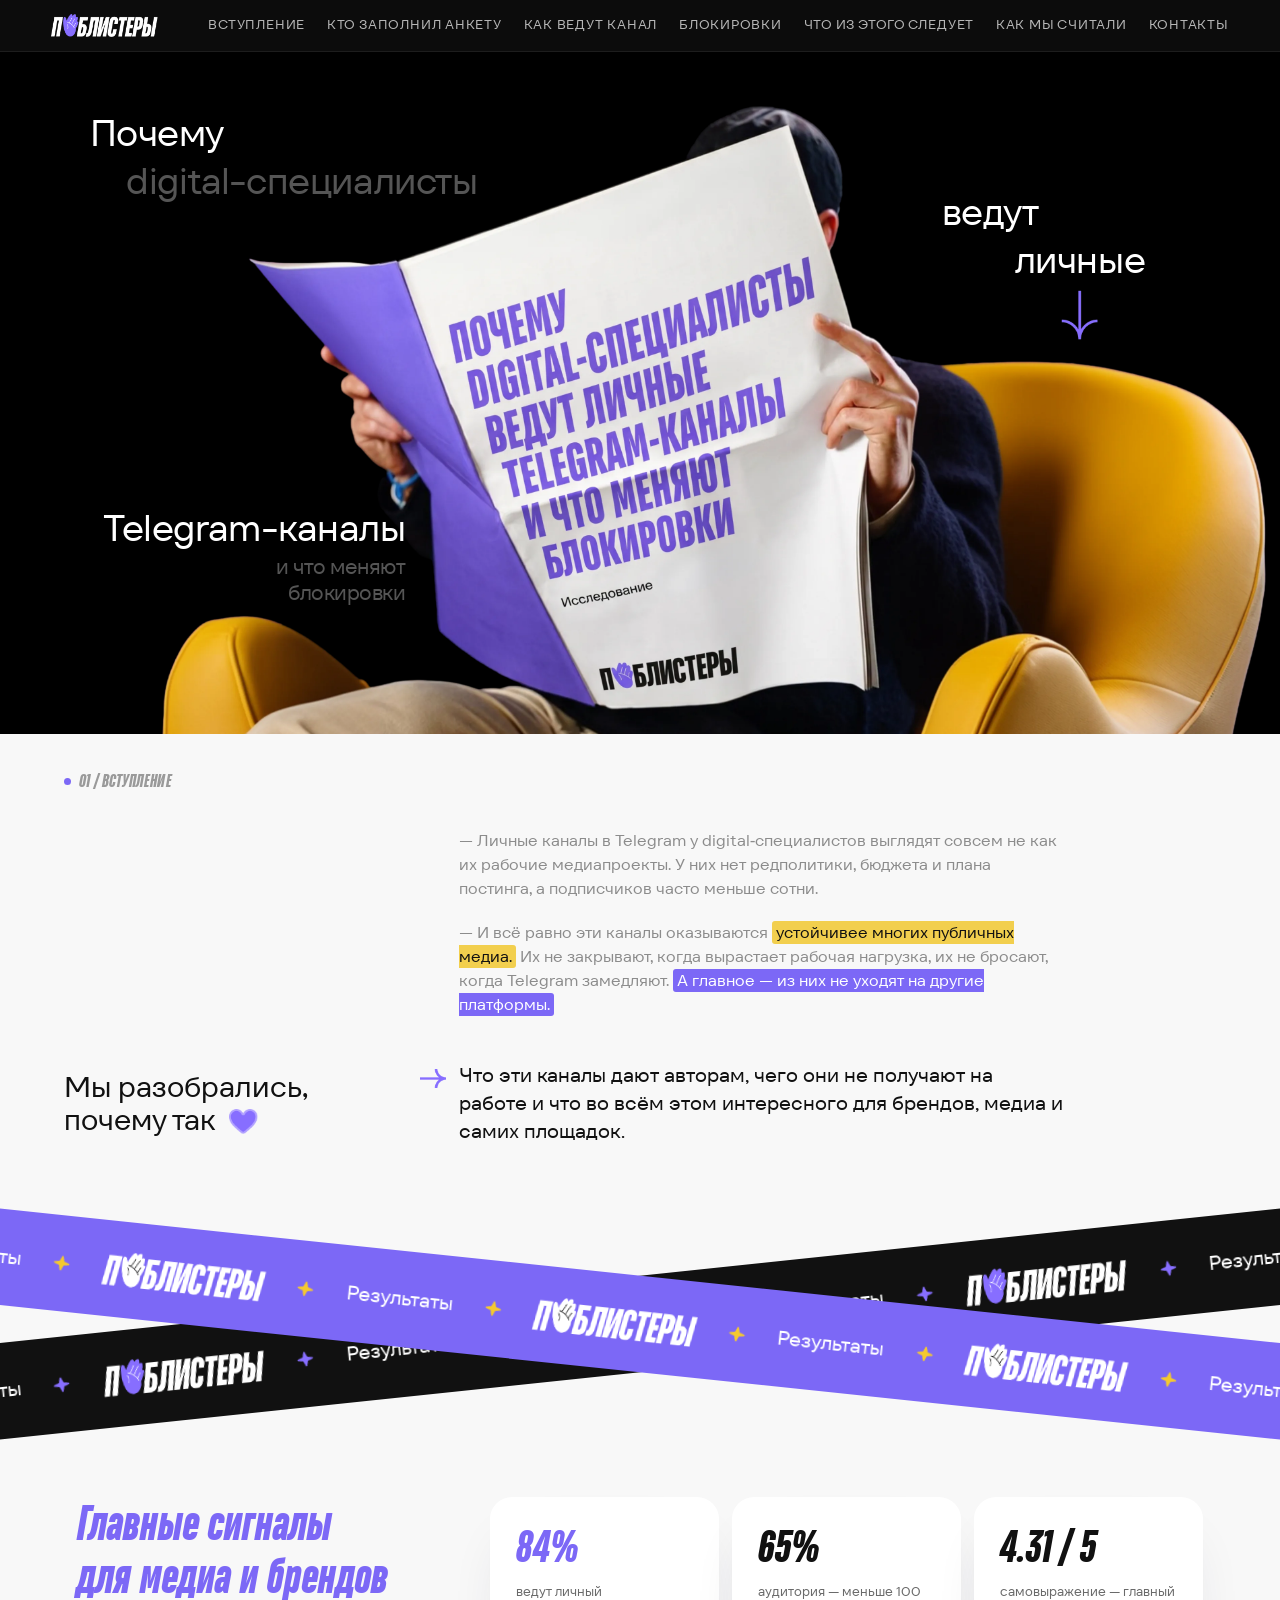
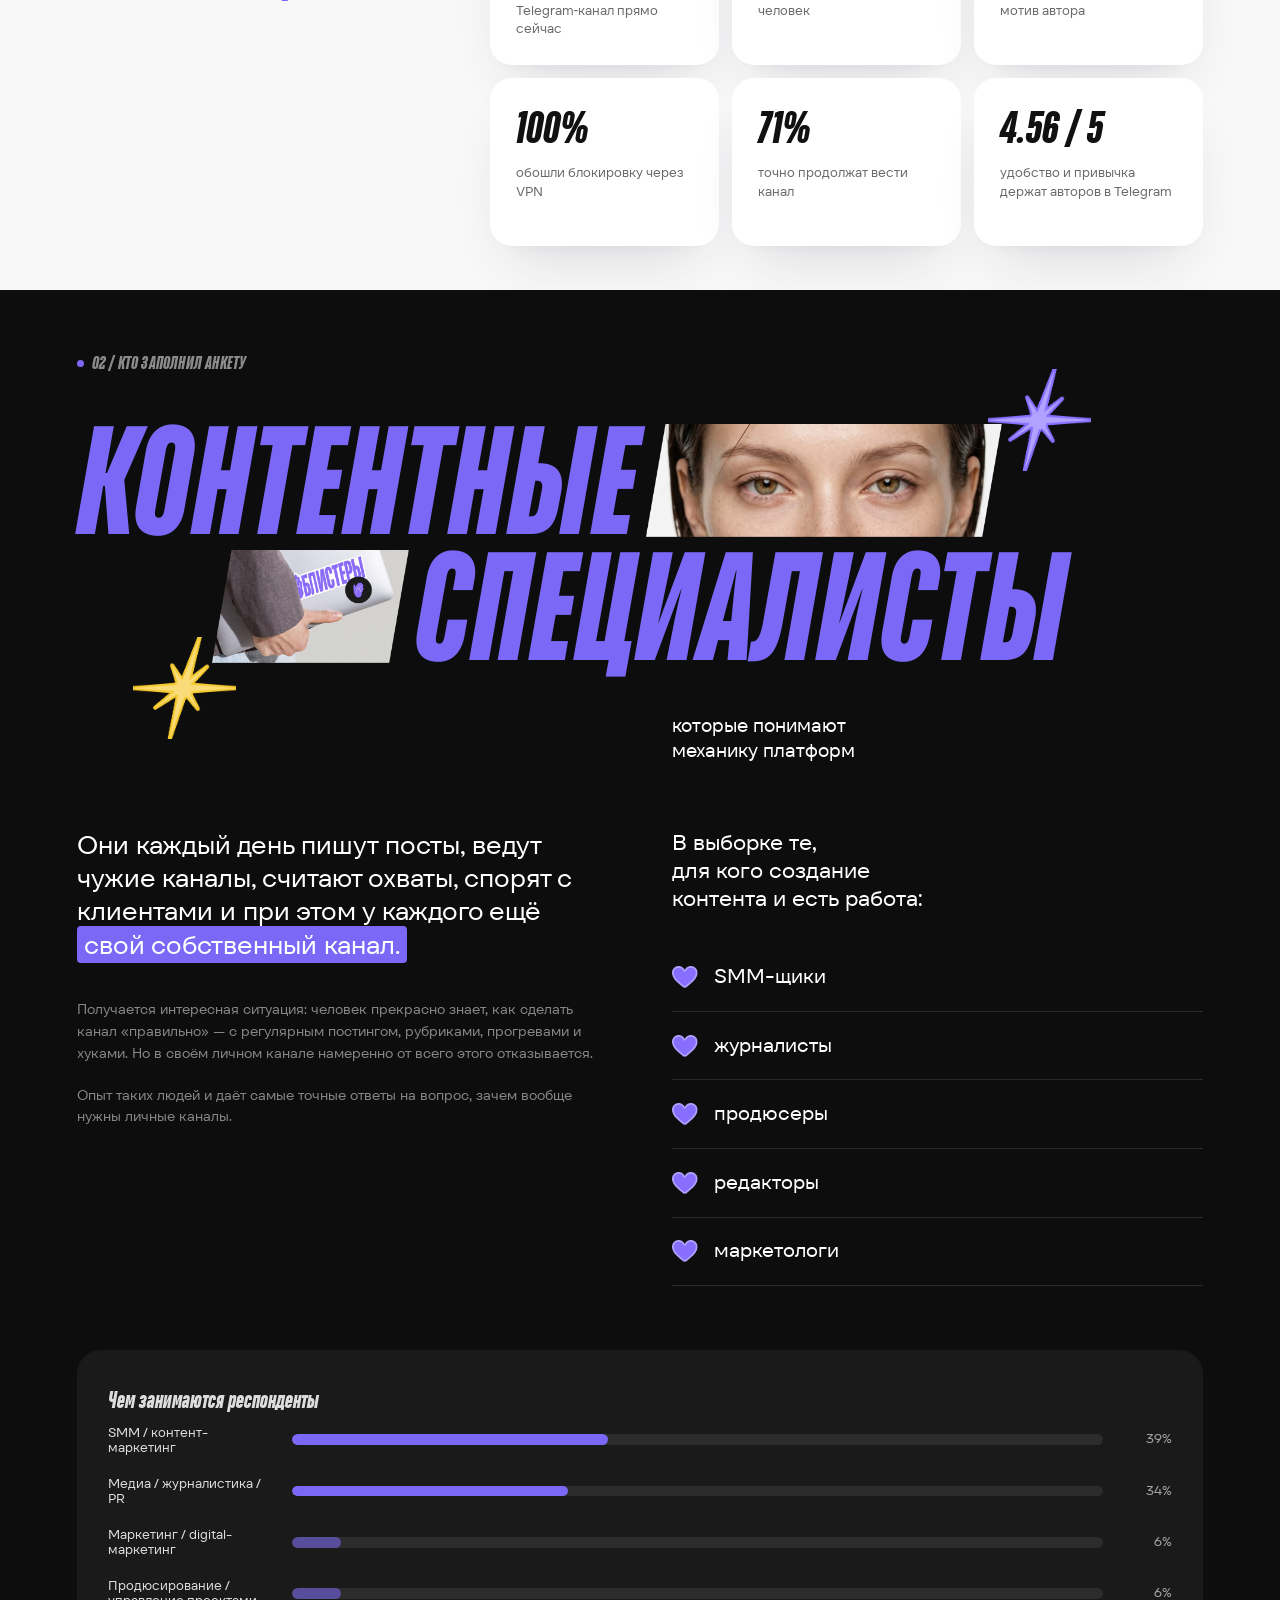
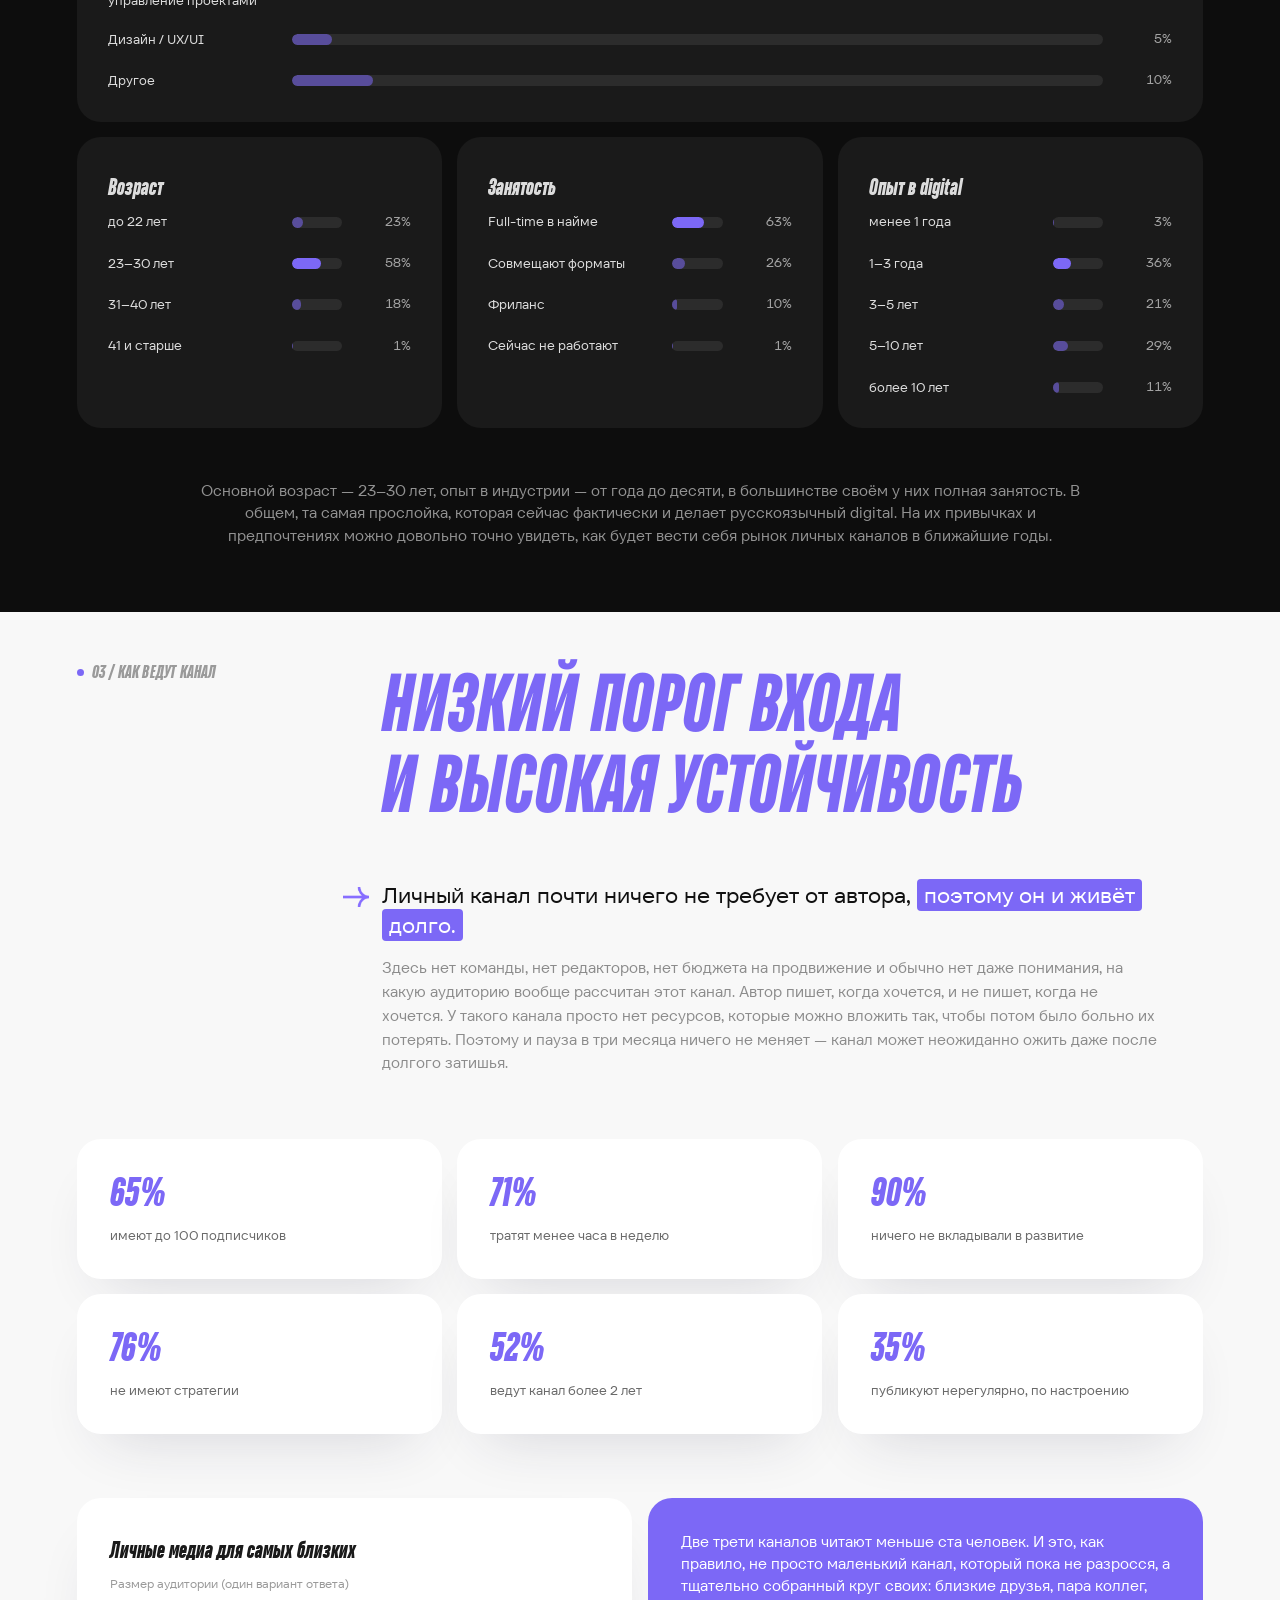
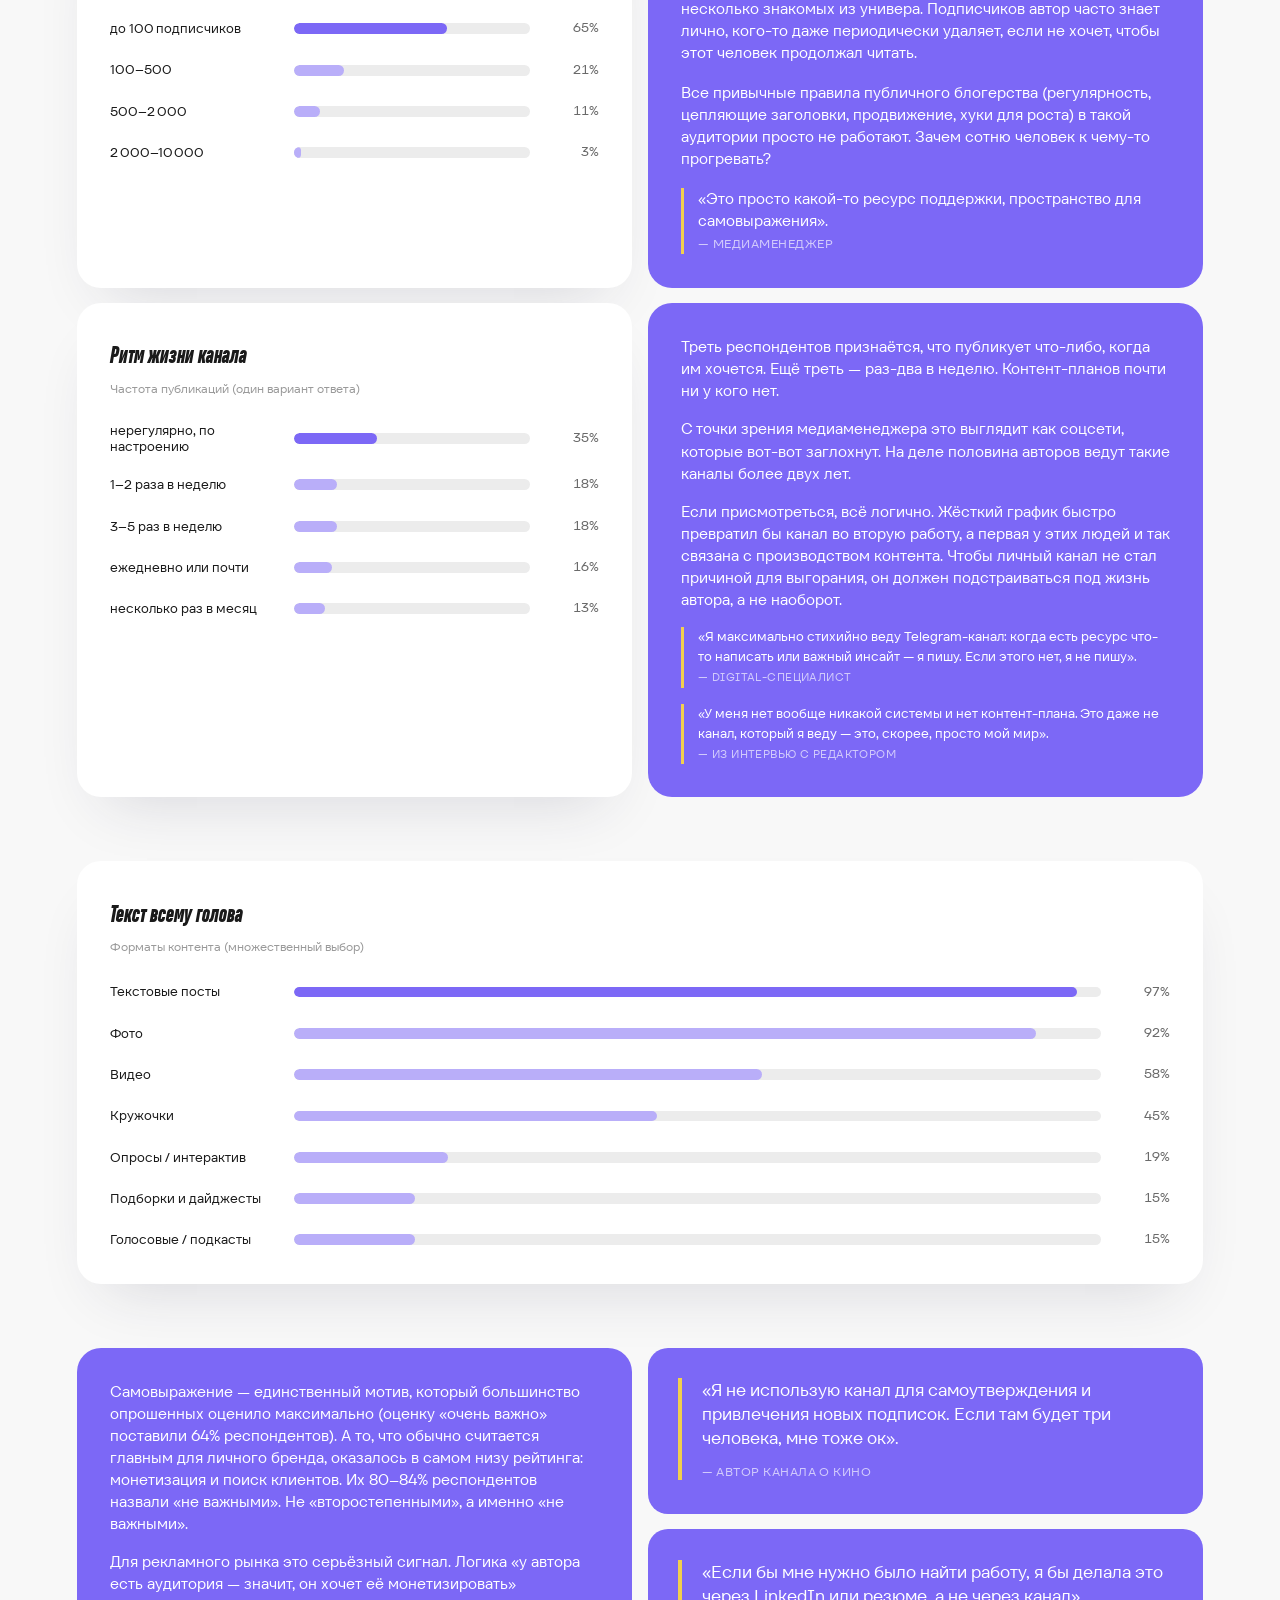
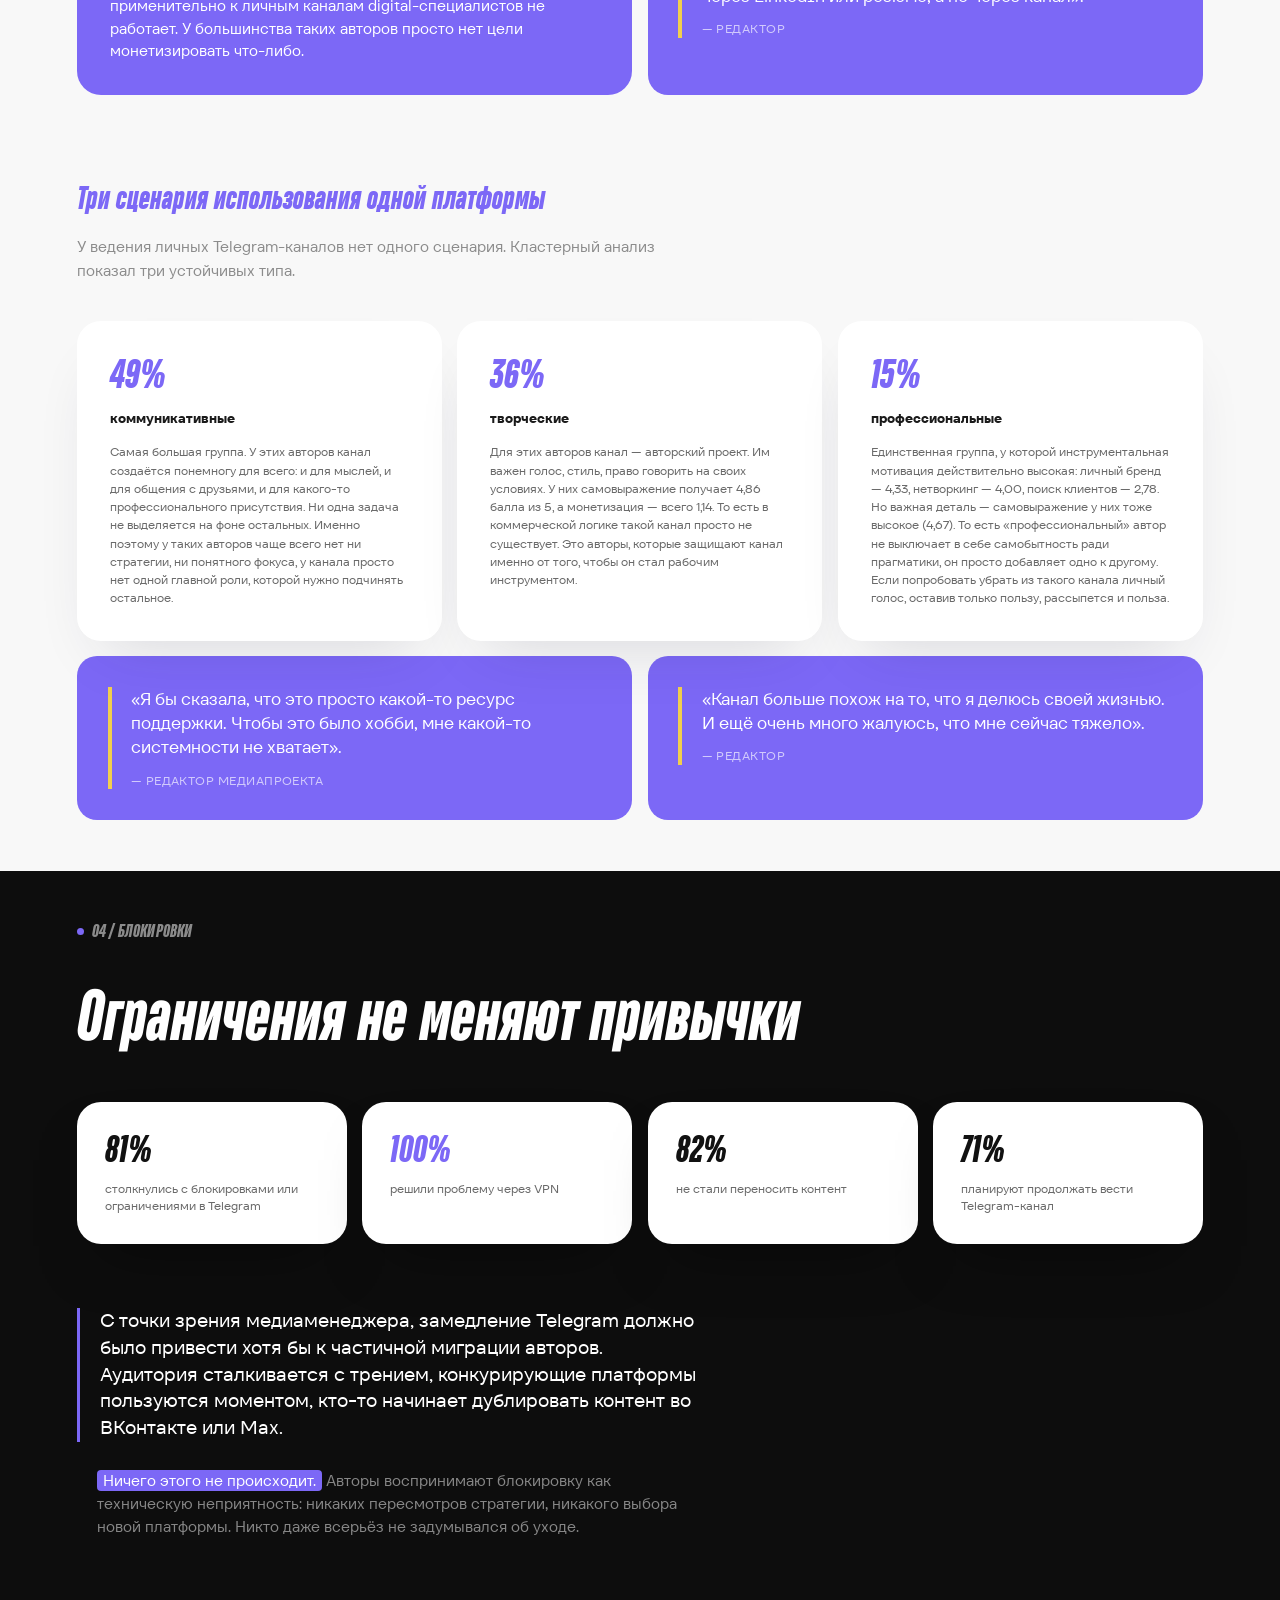
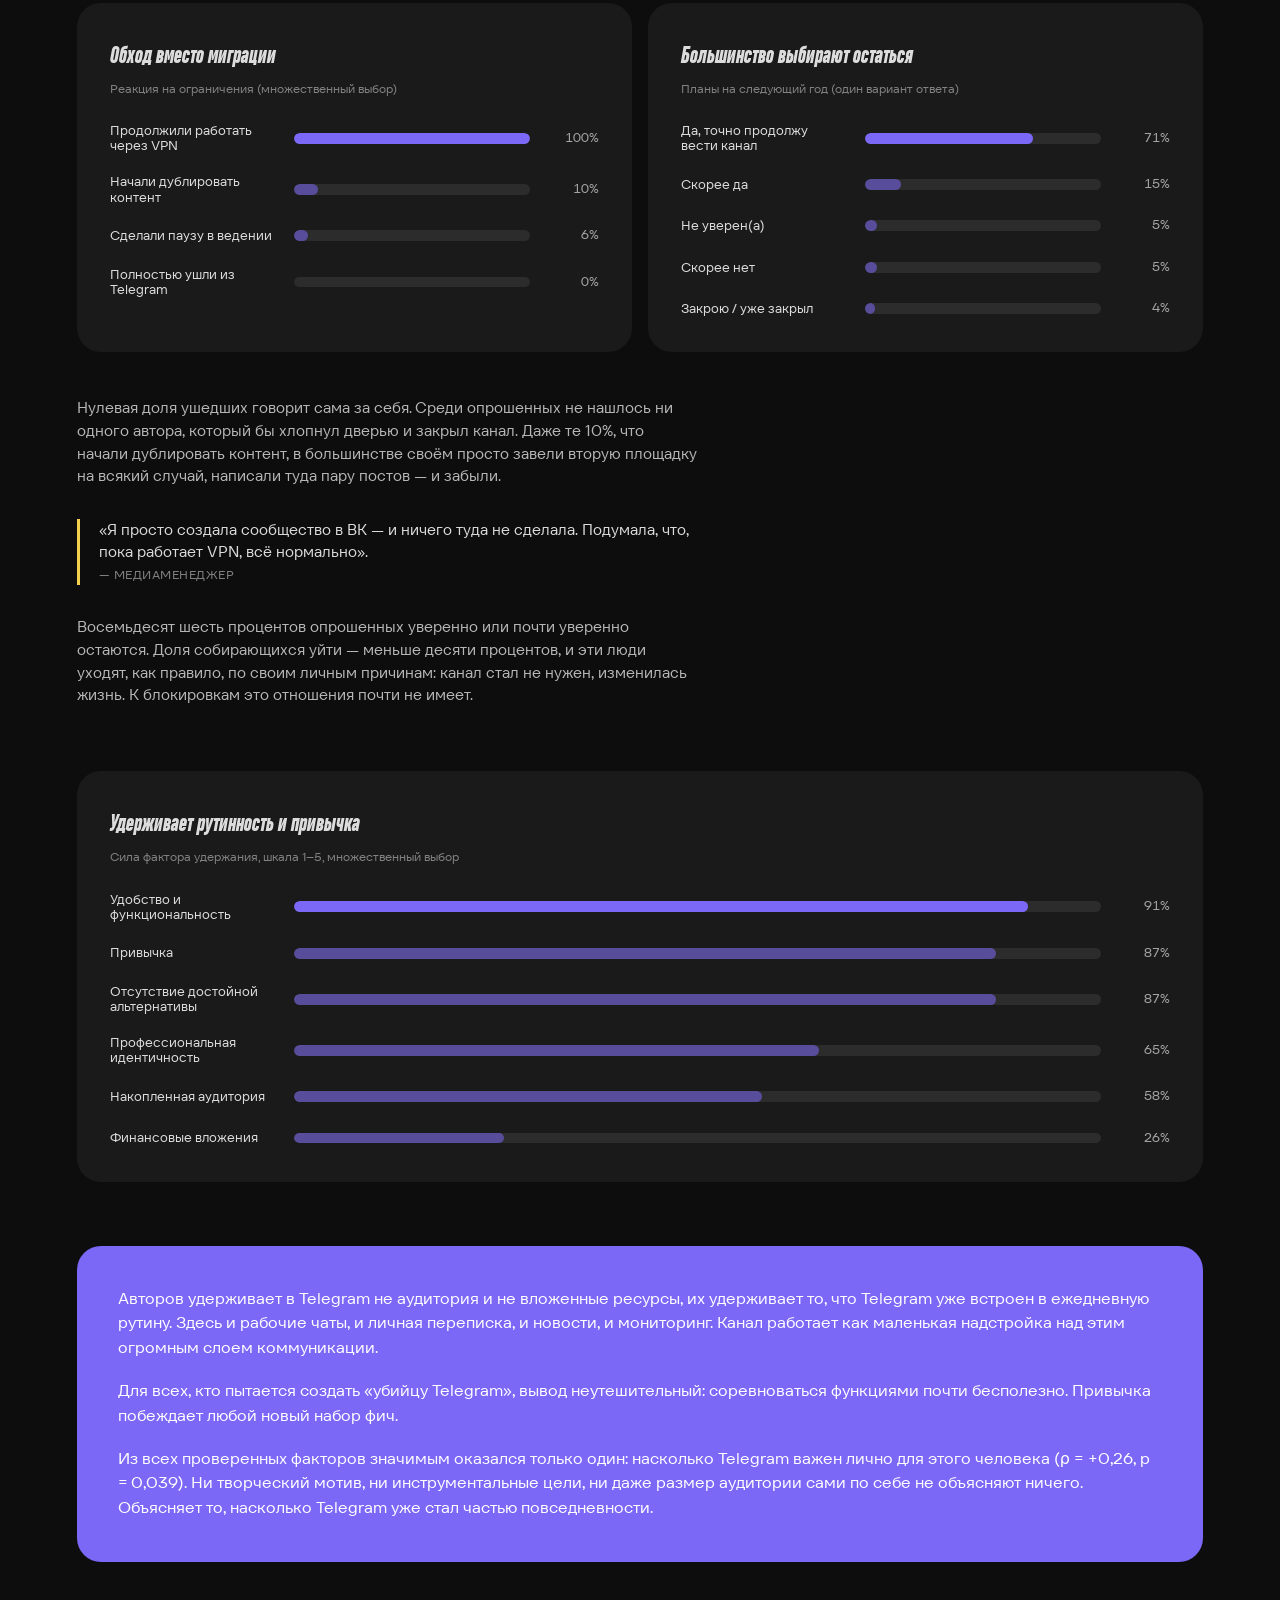
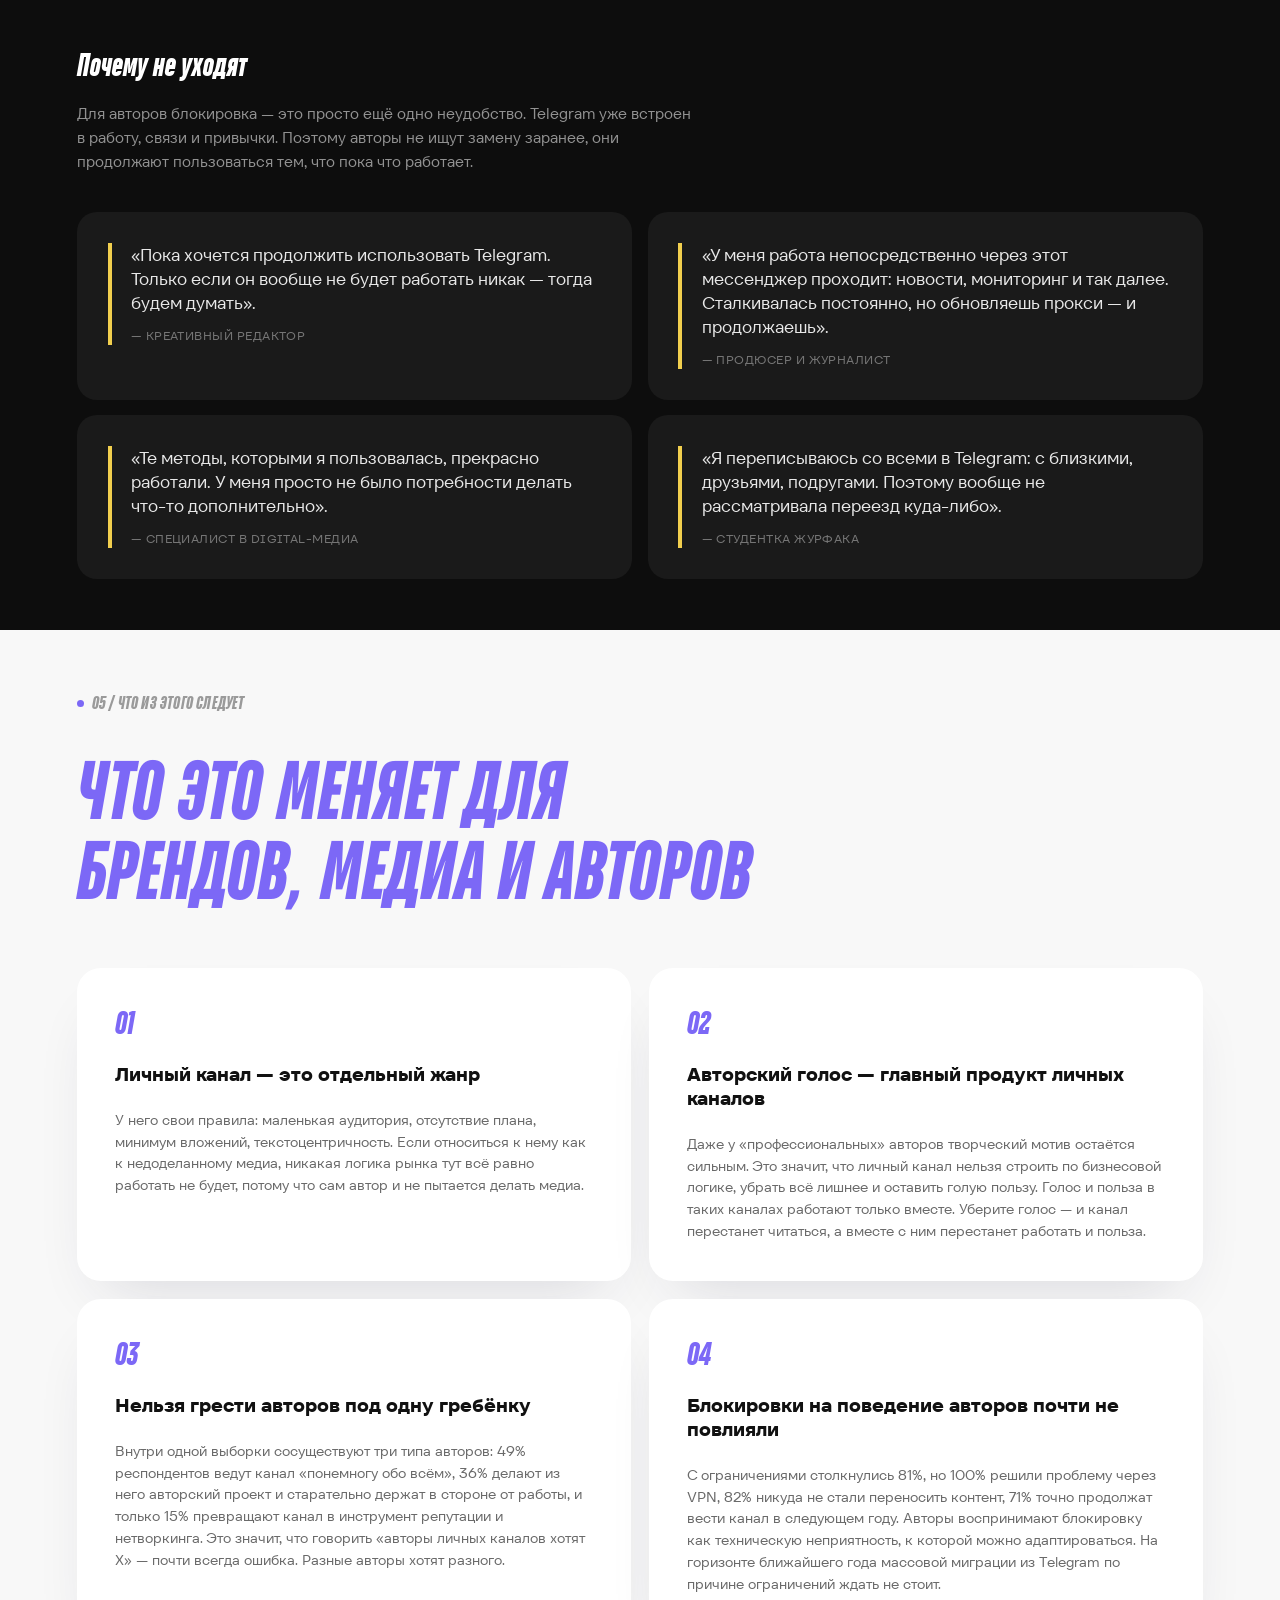
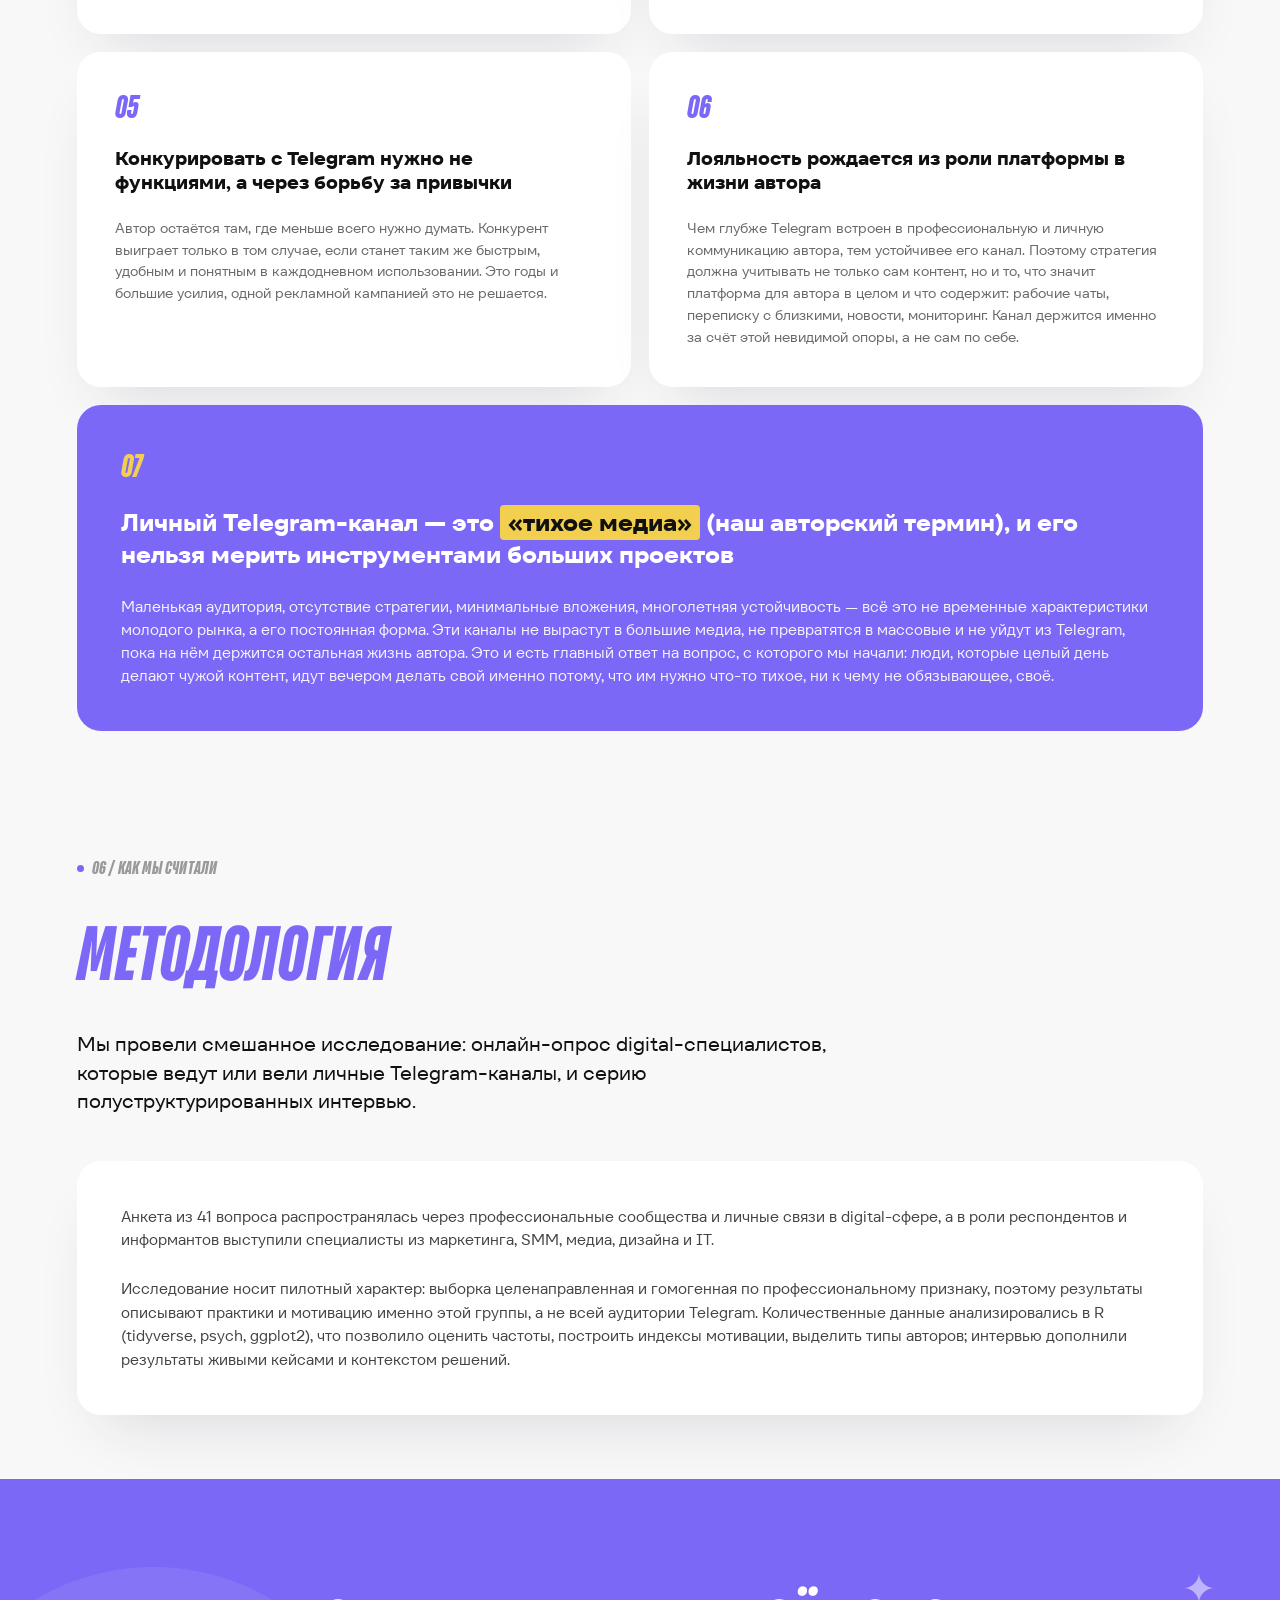
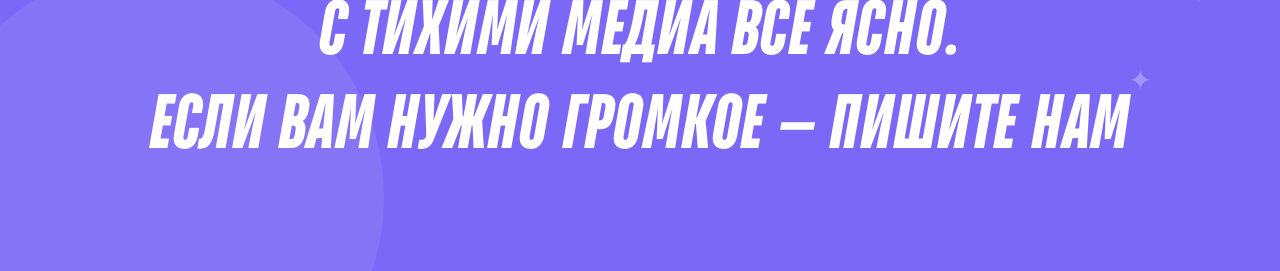
<file: research/telegram-channels/index.html>
<!DOCTYPE html><html lang="ru" class="scroll-smooth"><head><meta charSet="utf-8"/><meta name="viewport" content="width=device-width, initial-scale=1"/><link rel="preload" as="image" href="/research/telegram-channels/design-elements/header-logo.webp"/><link rel="preload" as="image" href="/research/telegram-channels/design-elements/image-main/image_main-desktop.webp"/><link rel="preload" as="image" href="/research/telegram-channels/design-elements/Vector/vector.webp"/><link rel="preload" as="image" href="/research/telegram-channels/design-elements/heart-purple.png"/><link rel="preload" as="image" href="/research/telegram-channels/design-elements/arrow-right.png"/><link rel="preload" as="image" href="/research/telegram-channels/design-elements/marquee-logo-dark.webp"/><link rel="preload" as="image" href="/research/telegram-channels/design-elements/marquee-star-purple.webp"/><link rel="preload" as="image" href="/research/telegram-channels/design-elements/marquee-logo-purple.webp"/><link rel="preload" as="image" href="/research/telegram-channels/design-elements/marquee-star-yellow.webp"/><link rel="preload" as="image" href="/research/telegram-channels/design-elements/screen3/spark-purple.webp"/><link rel="stylesheet" href="/research/telegram-channels/_next/static/chunks/0_mb6v8g65xve.css" data-precedence="next"/><link rel="preload" as="image" href="/research/telegram-channels/design-elements/screen3/spark-yellow.webp"/><link rel="preload" as="image" href="/research/telegram-channels/design-elements/screen3/eyes.png"/><link rel="preload" as="image" href="/research/telegram-channels/design-elements/screen3/laptop.webp"/><link rel="icon" href="/research/telegram-channels/hand-logo.svg"/><meta name="theme-color" content="#7c68f6"/><meta name="x-static-render" content="cards-and-charts-render-without-js"/><title>Почему digital-специалисты ведут Telegram-каналы</title><meta name="description" content="Исследование Паблистеров о личных Telegram-каналах digital-специалистов, мотивации авторов и влиянии блокировок."/><meta property="og:title" content="Почему digital-специалисты ведут Telegram-каналы"/><meta property="og:description" content="Исследование Паблистеров о личных Telegram-каналах digital-специалистов, мотивации авторов и влиянии блокировок."/><meta property="og:url" content="https://special.publisters.ru/research/telegram-channels/"/><meta property="og:site_name" content="Паблистеры"/><meta property="og:type" content="website"/><meta name="twitter:card" content="summary"/><meta name="twitter:title" content="Почему digital-специалисты ведут Telegram-каналы"/><meta name="twitter:description" content="Исследование Паблистеров о личных Telegram-каналах digital-специалистов, мотивации авторов и влиянии блокировок."/><link rel="icon" href="/research/telegram-channels/favicon.ico?favicon.2vob68tjqpejf.ico" sizes="256x256" type="image/x-icon"/><style id="research-static-render-fallback">
      .survey-card { opacity: 1 !important; transform: translateY(0) !important; }
      .bar-fill[data-static-bar] { width: var(--bar-width) !important; }
    </style></head><body class="bg-black text-white antialiased"><div hidden=""><!--$--><!--/$--></div><header class="site-header" style="position:sticky;top:0;z-index:100;background:rgba(13,13,13,0.9);backdrop-filter:blur(12px);-webkit-backdrop-filter:blur(12px);font-family:&quot;TT Firs Text&quot;, -apple-system, BlinkMacSystemFont, &quot;Segoe UI&quot;, system-ui, sans-serif;border-bottom:1px solid rgba(255,255,255,0.07)"><style>
        .site-header .desktop-nav { display: flex; }
        .site-header .burger { display: none; }
        .site-header .mobile-menu { display: none; }
        @media (max-width: 768px) {
          .site-header .desktop-nav { display: none; }
          .site-header .burger { display: flex; }
          .site-header .mobile-menu.is-open { display: flex; }
        }
      </style><div style="max-width:1600px;margin:0 auto;padding:14px clamp(18px, 4vw, 56px);display:flex;align-items:center;justify-content:space-between;gap:24px"><a href="#top" style="flex-shrink:0;display:flex;align-items:center"><img src="/research/telegram-channels/design-elements/header-logo.webp" alt="ПУБЛИСТЕРЫ" style="height:clamp(20px, 1.8vw, 30px);width:auto;display:block"/></a><nav class="desktop-nav" style="gap:clamp(14px, 1.7vw, 30px);align-items:center;flex-wrap:wrap;justify-content:flex-end"><a href="#intro" style="color:rgba(255,255,255,0.7);font-size:13px;font-weight:500;letter-spacing:0.06em;text-transform:uppercase;text-decoration:none;white-space:nowrap;transition:color 0.15s ease">Вступление</a><a href="#audience" style="color:rgba(255,255,255,0.7);font-size:13px;font-weight:500;letter-spacing:0.06em;text-transform:uppercase;text-decoration:none;white-space:nowrap;transition:color 0.15s ease">Кто заполнил анкету</a><a href="#how" style="color:rgba(255,255,255,0.7);font-size:13px;font-weight:500;letter-spacing:0.06em;text-transform:uppercase;text-decoration:none;white-space:nowrap;transition:color 0.15s ease">Как ведут канал</a><a href="#blocking" style="color:rgba(255,255,255,0.7);font-size:13px;font-weight:500;letter-spacing:0.06em;text-transform:uppercase;text-decoration:none;white-space:nowrap;transition:color 0.15s ease">Блокировки</a><a href="#insights" style="color:rgba(255,255,255,0.7);font-size:13px;font-weight:500;letter-spacing:0.06em;text-transform:uppercase;text-decoration:none;white-space:nowrap;transition:color 0.15s ease">Что из этого следует</a><a href="#method" style="color:rgba(255,255,255,0.7);font-size:13px;font-weight:500;letter-spacing:0.06em;text-transform:uppercase;text-decoration:none;white-space:nowrap;transition:color 0.15s ease">Как мы считали</a><a href="#contacts" style="color:rgba(255,255,255,0.7);font-size:13px;font-weight:500;letter-spacing:0.06em;text-transform:uppercase;text-decoration:none;white-space:nowrap;transition:color 0.15s ease">Контакты</a></nav><button class="burger" aria-label="Меню" aria-expanded="false" aria-controls="mobile-menu" style="background:none;border:none;padding:8px;cursor:pointer;flex-direction:column;gap:5px"><span style="display:block;width:24px;height:2px;background:#fff;border-radius:2px;transition:transform 0.25s;transform:none"></span><span style="display:block;width:24px;height:2px;background:#fff;border-radius:2px;opacity:1;transition:opacity 0.2s"></span><span style="display:block;width:24px;height:2px;background:#fff;border-radius:2px;transition:transform 0.25s;transform:none"></span></button></div><nav id="mobile-menu" class="mobile-menu" aria-label="Мобильная навигация" style="flex-direction:column;padding:8px clamp(18px, 4vw, 56px) 24px;border-top:1px solid rgba(255,255,255,0.07)"><a href="#intro" style="color:rgba(255,255,255,0.7);font-size:15px;font-weight:500;letter-spacing:0.06em;text-transform:uppercase;text-decoration:none;white-space:nowrap;transition:color 0.15s ease;padding:14px 0;border-bottom:1px solid rgba(255,255,255,0.06)">Вступление</a><a href="#audience" style="color:rgba(255,255,255,0.7);font-size:15px;font-weight:500;letter-spacing:0.06em;text-transform:uppercase;text-decoration:none;white-space:nowrap;transition:color 0.15s ease;padding:14px 0;border-bottom:1px solid rgba(255,255,255,0.06)">Кто заполнил анкету</a><a href="#how" style="color:rgba(255,255,255,0.7);font-size:15px;font-weight:500;letter-spacing:0.06em;text-transform:uppercase;text-decoration:none;white-space:nowrap;transition:color 0.15s ease;padding:14px 0;border-bottom:1px solid rgba(255,255,255,0.06)">Как ведут канал</a><a href="#blocking" style="color:rgba(255,255,255,0.7);font-size:15px;font-weight:500;letter-spacing:0.06em;text-transform:uppercase;text-decoration:none;white-space:nowrap;transition:color 0.15s ease;padding:14px 0;border-bottom:1px solid rgba(255,255,255,0.06)">Блокировки</a><a href="#insights" style="color:rgba(255,255,255,0.7);font-size:15px;font-weight:500;letter-spacing:0.06em;text-transform:uppercase;text-decoration:none;white-space:nowrap;transition:color 0.15s ease;padding:14px 0;border-bottom:1px solid rgba(255,255,255,0.06)">Что из этого следует</a><a href="#method" style="color:rgba(255,255,255,0.7);font-size:15px;font-weight:500;letter-spacing:0.06em;text-transform:uppercase;text-decoration:none;white-space:nowrap;transition:color 0.15s ease;padding:14px 0;border-bottom:1px solid rgba(255,255,255,0.06)">Как мы считали</a><a href="#contacts" style="color:rgba(255,255,255,0.7);font-size:15px;font-weight:500;letter-spacing:0.06em;text-transform:uppercase;text-decoration:none;white-space:nowrap;transition:color 0.15s ease;padding:14px 0;border-bottom:1px solid rgba(255,255,255,0.06)">Контакты</a></nav></header><main id="top"><style>
        .hero-mobile { display: none; }
        .hero-desktop { display: block; }
        @media (max-width: 768px) {
          .hero-mobile { display: block; }
          .hero-desktop { display: none; }
        }
      </style><section class="hero-mobile relative w-full bg-black overflow-hidden" style="font-family:&quot;TT Firs Text&quot;, -apple-system, BlinkMacSystemFont, &quot;Segoe UI&quot;, system-ui, sans-serif;height:100svh"><style>
          @keyframes mPopIn {
            0% { opacity: 0; transform: scale(0) rotate(-20deg); }
            55% { transform: scale(1.18) rotate(6deg); }
            75% { transform: scale(0.94) rotate(-3deg); }
            100% { opacity: 1; transform: scale(1) rotate(0deg); }
          }
          @keyframes mFloatA { 0%,100%{transform:translateY(0) rotate(-4deg);} 40%{transform:translateY(-12px) rotate(4deg);} 70%{transform:translateY(5px) rotate(-2deg);} }
          @keyframes mFloatB { 0%,100%{transform:translateY(-6px) rotate(3deg);} 50%{transform:translateY(9px) rotate(-5deg);} }
          @keyframes mFloatC { 0%,100%{transform:translateY(3px) rotate(-3deg);} 45%{transform:translateY(-11px) rotate(5deg);} }
          @keyframes mTitle { from{opacity:0;transform:translateY(28px);} to{opacity:1;transform:translateY(0);} }
          @keyframes mImg { from{opacity:0;} to{opacity:1;} }
        </style><picture class="pointer-events-none select-none" style="position:absolute;bottom:2svh;left:0;width:100%;height:54svh;animation:mImg 1s cubic-bezier(.16,1,.3,1) 0.5s both;z-index:1"><source media="(max-width: 480px)" srcSet="/research/telegram-channels/design-elements/image-main/image_main-640.webp"/><source media="(max-width: 768px)" srcSet="/research/telegram-channels/design-elements/image-main/image_main-960.webp"/><img src="/research/telegram-channels/design-elements/image-main/image_main-960.webp" alt="Человек с брошюрой" width="960" height="485" style="width:100%;height:100%;object-fit:cover;object-position:center center"/></picture><div style="display:flex;flex-direction:column;gap:4px;letter-spacing:-0.02em;position:relative;z-index:3;padding:46px 20px 0"><p style="margin:0;color:#fff;font-size:36px;line-height:1.08;animation:mTitle 0.7s cubic-bezier(.16,1,.3,1) 0.1s both">Почему</p><p style="margin:0;color:#555;font-size:36px;line-height:1.08;animation:mTitle 0.7s cubic-bezier(.16,1,.3,1) 0.25s both">digital-специалисты</p><p style="margin:0;color:#fff;font-size:36px;line-height:1.08;animation:mTitle 0.7s cubic-bezier(.16,1,.3,1) 0.4s both">ведут личные</p><p style="margin:6px 0 0;color:#fff;font-size:36px;line-height:1.08;animation:mTitle 0.7s cubic-bezier(.16,1,.3,1) 0.55s both">Telegram-каналы</p><p style="margin:4px 0 0;color:#555;font-size:20px;line-height:1.2;animation:mTitle 0.7s cubic-bezier(.16,1,.3,1) 0.7s both">и что меняют блокировки</p></div><div style="position:absolute;top:7%;right:7%;width:58px;z-index:4;animation:mPopIn 0.8s cubic-bezier(.34,1.56,.64,1) 0.3s both"><div style="animation:mFloatA 5s ease-in-out 1.1s infinite"><div style="width:100%;pointer-events:none" path="/research/telegram-channels/animations/star-yellow.json"></div></div></div><div style="position:absolute;top:31%;right:12%;width:50px;z-index:4;animation:mPopIn 0.8s cubic-bezier(.34,1.56,.64,1) 0.5s both"><div style="animation:mFloatB 4.5s ease-in-out 1.3s infinite"><div style="width:100%;pointer-events:none" path="/research/telegram-channels/animations/star-green.json"></div></div></div><div style="position:absolute;top:37%;left:6%;width:66px;z-index:4;animation:mPopIn 0.8s cubic-bezier(.34,1.56,.64,1) 0.7s both"><div style="animation:mFloatC 6s ease-in-out 1.5s infinite"><div style="width:100%;pointer-events:none" path="/research/telegram-channels/animations/star-purple.json"></div></div></div></section><section class="hero-desktop relative w-full bg-black overflow-hidden" style="font-family:&quot;TT Firs Text&quot;, -apple-system, BlinkMacSystemFont, &quot;Segoe UI&quot;, system-ui, sans-serif"><style>
          @keyframes popIn {
            0%   { opacity: 0; transform: scale(0) rotate(-20deg); }
            55%  { transform: scale(1.18) rotate(6deg); }
            75%  { transform: scale(0.94) rotate(-3deg); }
            100% { opacity: 1; transform: scale(1) rotate(0deg); }
          }
          @keyframes floatA {
            0%, 100% { transform: translateY(0px)   rotate(-4deg); }
            40%       { transform: translateY(-16px) rotate(4deg); }
            70%       { transform: translateY(6px)   rotate(-2deg); }
          }
          @keyframes floatB {
            0%, 100% { transform: translateY(-8px) rotate(3deg); }
            50%       { transform: translateY(10px) rotate(-5deg); }
          }
          @keyframes floatC {
            0%, 100% { transform: translateY(4px)   rotate(-3deg); }
            45%       { transform: translateY(-14px) rotate(5deg); }
          }
          @keyframes titleEntry {
            from { opacity: 0; transform: translateY(40px); }
            to   { opacity: 1; transform: translateY(0px); }
          }
          @keyframes fadeUpGroup {
            from { opacity: 0; transform: translateY(40px); }
            to   { opacity: 1; transform: translateY(0px); }
          }
          @keyframes arrowBounce {
            0%, 100% { transform: translateY(0px); opacity: 1; }
            40%       { transform: translateY(10px); opacity: 0.6; }
            60%       { transform: translateY(6px); opacity: 0.8; }
          }
          @keyframes arrowFadeIn {
            from { opacity: 0; transform: translateY(-12px); }
            to   { opacity: 1; transform: translateY(0px); }
          }
        </style><div class="relative w-full mx-auto" style="aspect-ratio:1920 / 1080;container-type:inline-size;letter-spacing:-0.0365cqw"><img src="/research/telegram-channels/design-elements/image-main/image_main-desktop.webp" alt="Человек с брошюрой" class="absolute pointer-events-none select-none" style="left:50%;top:50.27777777777778%;transform:translate(-50%, -50%);width:135.41666666666669%;height:121.2962962962963%;object-fit:contain"/><div class="absolute" style="left:12.239583333333332%;top:11.296296296296296%;transform:translate(-50%, -50%);z-index:10"><p style="font-size:2.864583333333333cqw;line-height:1;white-space:nowrap;color:white;margin:0;animation:titleEntry 0.9s cubic-bezier(0.16, 1, 0.3, 1) 0.1s both">Почему</p></div><div class="absolute" style="left:23.567708333333336%;top:17.87037037037037%;transform:translate(-50%, -50%);z-index:10"><p style="font-size:2.864583333333333cqw;line-height:1;white-space:nowrap;color:#555;margin:0;animation:titleEntry 0.9s cubic-bezier(0.16, 1, 0.3, 1) 0.25s both">digital-специалисты</p></div><div class="absolute" style="left:77.34375%;top:22.22222222222222%;transform:translate(-50%, -50%);z-index:10"><p style="font-size:2.864583333333333cqw;line-height:1;white-space:nowrap;color:white;margin:0;animation:titleEntry 0.9s cubic-bezier(0.16, 1, 0.3, 1) 0.4s both">ведут</p></div><div class="absolute" style="left:84.375%;top:28.888888888888886%;transform:translate(-50%, -50%);z-index:10"><p style="font-size:2.864583333333333cqw;line-height:1;white-space:nowrap;color:white;margin:0;animation:titleEntry 0.9s cubic-bezier(0.16, 1, 0.3, 1) 0.55s both">личные</p></div><div class="absolute z-10" style="left:8.072916666666668%;top:63.61111111111111%;display:flex;flex-direction:column;animation:fadeUpGroup 0.9s cubic-bezier(0.16, 1, 0.3, 1) 0.75s both"><p style="font-size:2.9166666666666665cqw;line-height:1;white-space:nowrap;color:white;margin:0">Telegram-каналы</p><p style="font-size:1.6666666666666667cqw;line-height:1.2;color:#555;margin:0;margin-top:0.5208333333333333cqw;text-align:right">и что меняют<br/>блокировки</p></div><div class="absolute z-10" style="left:74.17447916666667%;top:15.686111111111112%"><div style="transform:translate(-50%, -50%)"><div style="animation:popIn 0.85s cubic-bezier(0.34, 1.56, 0.64, 1) 0.3s both, floatA 5s ease-in-out 1.3s infinite"><div style="width:4.934895833333333cqw;pointer-events:none" path="/research/telegram-channels/animations/star-yellow.json"></div></div></div></div><div class="absolute z-10" style="left:9.895833333333332%;top:42.592592592592595%"><div style="transform:translate(-50%, -50%)"><div style="animation:popIn 0.85s cubic-bezier(0.34, 1.56, 0.64, 1) 0.5s both, floatB 4.5s ease-in-out 1.5s infinite"><div style="width:4.934895833333333cqw;pointer-events:none" path="/research/telegram-channels/animations/star-green.json"></div></div></div></div><div class="absolute z-10" style="left:17.084374999999998%;top:54.49074074074074%"><div style="transform:translate(-50%, -50%)"><div style="animation:popIn 0.8s cubic-bezier(0.34, 1.56, 0.64, 1) 0.7s both, floatC 6s ease-in-out 1.7s infinite"><div style="width:7.582812499999999cqw;pointer-events:none" path="/research/telegram-channels/animations/star-purple.json"></div></div></div></div><div class="absolute" style="left:84.375%;top:36.574074074074076%;transform:translate(-50%, -50%);z-index:10"><img src="/research/telegram-channels/design-elements/Vector/vector.webp" alt="" class="pointer-events-none block" style="width:2.8479166666666664cqw;animation:arrowFadeIn 0.7s cubic-bezier(0.16, 1, 0.3, 1) 1.1s both, arrowBounce 2s ease-in-out 1.9s infinite"/></div></div></section><style>
        @keyframes marqueeScroll {
          0%   { transform: translateX(0); }
          100% { transform: translateX(-50%); }
        }
        @keyframes s2FloatA { 0%,100%{transform:translateY(0) rotate(-5deg);} 50%{transform:translateY(-13px) rotate(5deg);} }
        @keyframes s2FloatB { 0%,100%{transform:translateY(-7px) rotate(4deg);} 50%{transform:translateY(10px) rotate(-5deg);} }
        .s2-intro-grid { grid-template-columns: 0.6fr 1fr 0.2fr; }
        .s2-stats-grid { grid-template-columns: 1fr 1.9fr; }
        .s2-cards-grid { grid-template-columns: repeat(3, 1fr); }
        .s2-title { white-space: nowrap; }
        .s2-arrow-wrap { padding-left: 0; }
        .s2-arrow { left: clamp(-52px, -3vw, -34px); }
        @media (max-width: 768px) {
          .s2-intro-grid,
          .s2-stats-grid,
          .s2-cards-grid { grid-template-columns: 1fr; }
          .s2-desktop-spacer { display: none; }
          .s2-title { white-space: normal; }
          .s2-arrow-wrap { padding-left: 34px; }
          .s2-arrow { left: 0; }
        }
      </style><section id="intro" style="position:relative;overflow:hidden;z-index:2;margin-top:clamp(-58px, -3vw, -22px);background:#F8F8F8;font-family:&quot;TT Firs Text&quot;, -apple-system, BlinkMacSystemFont, &quot;Segoe UI&quot;, system-ui, sans-serif;padding:clamp(28px, 3vw, 44px) clamp(24px, 5vw, 80px)"><p style="font-family:&quot;TT Bluescreens&quot;, &quot;TT Firs Text&quot;, system-ui, sans-serif;font-style:italic;font-size:clamp(18px, 1.45vw, 24px);font-weight:800;letter-spacing:0.01em;text-transform:uppercase;color:#9a9a9a;margin-bottom:clamp(24px, 3vw, 44px);display:flex;align-items:center;gap:8px;line-height:1"><span style="width:7px;height:7px;border-radius:50%;background:#7c68f6;display:inline-block"></span>01 / ВСТУПЛЕНИЕ</p><div class="s2-intro-grid" style="display:grid;gap:clamp(20px, 2.5vw, 40px);margin-bottom:clamp(28px, 3.5vw, 56px)"><div class="s2-desktop-spacer"></div> <div style="display:flex;flex-direction:column;gap:clamp(14px, 1.6vw, 22px)"><p style="font-size:clamp(15px, 1.25vw, 19px);line-height:1.5;color:#8c8c8c;margin:0">— Личные каналы в Telegram у digital‑специалистов выглядят совсем не как их рабочие медиапроекты. У них нет редполитики, бюджета и плана постинга, а подписчиков часто меньше сотни.</p><p style="font-size:clamp(15px, 1.25vw, 19px);line-height:1.5;color:#8c8c8c;margin:0">— И всё равно эти каналы оказываются<!-- --> <mark style="background:#f2cf4e;border-radius:3px;padding:1px 4px;color:#111">устойчивее многих публичных медиа.</mark> <!-- -->Их не закрывают, когда вырастает рабочая нагрузка, их не бросают, когда Telegram замедляют.<!-- --> <mark style="background:#7c68f6;border-radius:3px;padding:1px 4px;color:#fff">А главное — из них не уходят на другие платформы.</mark></p></div><div class="s2-desktop-spacer"></div> </div><div class="s2-intro-grid" style="display:grid;gap:clamp(20px, 2.5vw, 40px);align-items:center"><p style="font-size:clamp(22px, 2.3vw, 34px);font-weight:500;line-height:1.1;color:#111;margin:0">Мы разобрались,<br/>почему так<!-- --> <img src="/research/telegram-channels/design-elements/heart-purple.png" alt="💜" style="height:0.85em;width:auto;display:inline-block;vertical-align:-0.15em;margin-left:6px"/></p><div class="s2-arrow-wrap" style="position:relative"><img class="s2-arrow" src="/research/telegram-channels/design-elements/arrow-right.png" alt="→" style="position:absolute;top:0.4em;height:clamp(16px, 1.5vw, 22px);width:auto"/><p style="font-size:clamp(18px, 1.6vw, 26px);line-height:1.35;color:#111;margin:0">Что эти каналы дают авторам, чего они не получают на работе и что во всём этом интересного для брендов, медиа и самих площадок.</p></div><div class="s2-desktop-spacer"></div> </div></section><div style="position:relative;height:clamp(200px, 22vw, 320px);overflow:hidden;background:#F8F8F8"><div style="position:absolute;width:220%;left:50%;top:50%;height:clamp(56px, 7.5vw, 120px);background:#111;transform:translate(-50%, -50%) rotate(-6deg);transform-origin:center center;display:flex;align-items:center;overflow:hidden;z-index:1"><div style="display:flex;align-items:center;animation:marqueeScroll 20s linear infinite reverse;will-change:transform"><span style="display:inline-flex;align-items:center;flex-shrink:0;gap:clamp(20px, 2.4vw, 44px);padding-right:clamp(20px, 2.4vw, 44px)"><img src="/research/telegram-channels/design-elements/marquee-logo-dark.webp" alt="ПУБЛИСТЕРЫ" style="height:clamp(26px, 2.8vw, 48px);width:auto;display:block;flex-shrink:0"/><img src="/research/telegram-channels/design-elements/marquee-star-purple.webp" alt="" style="height:clamp(14px, 1.6vw, 28px);width:auto;display:block;flex-shrink:0"/><span style="font-family:&quot;TT Firs Text&quot;, -apple-system, BlinkMacSystemFont, &quot;Segoe UI&quot;, system-ui, sans-serif;font-weight:400;font-size:clamp(15px, 1.6vw, 26px);color:#fff;white-space:nowrap">Результаты</span><img src="/research/telegram-channels/design-elements/marquee-star-purple.webp" alt="" style="height:clamp(14px, 1.6vw, 28px);width:auto;display:block;flex-shrink:0"/></span><span style="display:inline-flex;align-items:center;flex-shrink:0;gap:clamp(20px, 2.4vw, 44px);padding-right:clamp(20px, 2.4vw, 44px)"><img src="/research/telegram-channels/design-elements/marquee-logo-dark.webp" alt="ПУБЛИСТЕРЫ" style="height:clamp(26px, 2.8vw, 48px);width:auto;display:block;flex-shrink:0"/><img src="/research/telegram-channels/design-elements/marquee-star-purple.webp" alt="" style="height:clamp(14px, 1.6vw, 28px);width:auto;display:block;flex-shrink:0"/><span style="font-family:&quot;TT Firs Text&quot;, -apple-system, BlinkMacSystemFont, &quot;Segoe UI&quot;, system-ui, sans-serif;font-weight:400;font-size:clamp(15px, 1.6vw, 26px);color:#fff;white-space:nowrap">Результаты</span><img src="/research/telegram-channels/design-elements/marquee-star-purple.webp" alt="" style="height:clamp(14px, 1.6vw, 28px);width:auto;display:block;flex-shrink:0"/></span><span style="display:inline-flex;align-items:center;flex-shrink:0;gap:clamp(20px, 2.4vw, 44px);padding-right:clamp(20px, 2.4vw, 44px)"><img src="/research/telegram-channels/design-elements/marquee-logo-dark.webp" alt="ПУБЛИСТЕРЫ" style="height:clamp(26px, 2.8vw, 48px);width:auto;display:block;flex-shrink:0"/><img src="/research/telegram-channels/design-elements/marquee-star-purple.webp" alt="" style="height:clamp(14px, 1.6vw, 28px);width:auto;display:block;flex-shrink:0"/><span style="font-family:&quot;TT Firs Text&quot;, -apple-system, BlinkMacSystemFont, &quot;Segoe UI&quot;, system-ui, sans-serif;font-weight:400;font-size:clamp(15px, 1.6vw, 26px);color:#fff;white-space:nowrap">Результаты</span><img src="/research/telegram-channels/design-elements/marquee-star-purple.webp" alt="" style="height:clamp(14px, 1.6vw, 28px);width:auto;display:block;flex-shrink:0"/></span><span style="display:inline-flex;align-items:center;flex-shrink:0;gap:clamp(20px, 2.4vw, 44px);padding-right:clamp(20px, 2.4vw, 44px)"><img src="/research/telegram-channels/design-elements/marquee-logo-dark.webp" alt="ПУБЛИСТЕРЫ" style="height:clamp(26px, 2.8vw, 48px);width:auto;display:block;flex-shrink:0"/><img src="/research/telegram-channels/design-elements/marquee-star-purple.webp" alt="" style="height:clamp(14px, 1.6vw, 28px);width:auto;display:block;flex-shrink:0"/><span style="font-family:&quot;TT Firs Text&quot;, -apple-system, BlinkMacSystemFont, &quot;Segoe UI&quot;, system-ui, sans-serif;font-weight:400;font-size:clamp(15px, 1.6vw, 26px);color:#fff;white-space:nowrap">Результаты</span><img src="/research/telegram-channels/design-elements/marquee-star-purple.webp" alt="" style="height:clamp(14px, 1.6vw, 28px);width:auto;display:block;flex-shrink:0"/></span><span style="display:inline-flex;align-items:center;flex-shrink:0;gap:clamp(20px, 2.4vw, 44px);padding-right:clamp(20px, 2.4vw, 44px)"><img src="/research/telegram-channels/design-elements/marquee-logo-dark.webp" alt="ПУБЛИСТЕРЫ" style="height:clamp(26px, 2.8vw, 48px);width:auto;display:block;flex-shrink:0"/><img src="/research/telegram-channels/design-elements/marquee-star-purple.webp" alt="" style="height:clamp(14px, 1.6vw, 28px);width:auto;display:block;flex-shrink:0"/><span style="font-family:&quot;TT Firs Text&quot;, -apple-system, BlinkMacSystemFont, &quot;Segoe UI&quot;, system-ui, sans-serif;font-weight:400;font-size:clamp(15px, 1.6vw, 26px);color:#fff;white-space:nowrap">Результаты</span><img src="/research/telegram-channels/design-elements/marquee-star-purple.webp" alt="" style="height:clamp(14px, 1.6vw, 28px);width:auto;display:block;flex-shrink:0"/></span><span style="display:inline-flex;align-items:center;flex-shrink:0;gap:clamp(20px, 2.4vw, 44px);padding-right:clamp(20px, 2.4vw, 44px)"><img src="/research/telegram-channels/design-elements/marquee-logo-dark.webp" alt="ПУБЛИСТЕРЫ" style="height:clamp(26px, 2.8vw, 48px);width:auto;display:block;flex-shrink:0"/><img src="/research/telegram-channels/design-elements/marquee-star-purple.webp" alt="" style="height:clamp(14px, 1.6vw, 28px);width:auto;display:block;flex-shrink:0"/><span style="font-family:&quot;TT Firs Text&quot;, -apple-system, BlinkMacSystemFont, &quot;Segoe UI&quot;, system-ui, sans-serif;font-weight:400;font-size:clamp(15px, 1.6vw, 26px);color:#fff;white-space:nowrap">Результаты</span><img src="/research/telegram-channels/design-elements/marquee-star-purple.webp" alt="" style="height:clamp(14px, 1.6vw, 28px);width:auto;display:block;flex-shrink:0"/></span><span style="display:inline-flex;align-items:center;flex-shrink:0;gap:clamp(20px, 2.4vw, 44px);padding-right:clamp(20px, 2.4vw, 44px)"><img src="/research/telegram-channels/design-elements/marquee-logo-dark.webp" alt="ПУБЛИСТЕРЫ" style="height:clamp(26px, 2.8vw, 48px);width:auto;display:block;flex-shrink:0"/><img src="/research/telegram-channels/design-elements/marquee-star-purple.webp" alt="" style="height:clamp(14px, 1.6vw, 28px);width:auto;display:block;flex-shrink:0"/><span style="font-family:&quot;TT Firs Text&quot;, -apple-system, BlinkMacSystemFont, &quot;Segoe UI&quot;, system-ui, sans-serif;font-weight:400;font-size:clamp(15px, 1.6vw, 26px);color:#fff;white-space:nowrap">Результаты</span><img src="/research/telegram-channels/design-elements/marquee-star-purple.webp" alt="" style="height:clamp(14px, 1.6vw, 28px);width:auto;display:block;flex-shrink:0"/></span><span style="display:inline-flex;align-items:center;flex-shrink:0;gap:clamp(20px, 2.4vw, 44px);padding-right:clamp(20px, 2.4vw, 44px)"><img src="/research/telegram-channels/design-elements/marquee-logo-dark.webp" alt="ПУБЛИСТЕРЫ" style="height:clamp(26px, 2.8vw, 48px);width:auto;display:block;flex-shrink:0"/><img src="/research/telegram-channels/design-elements/marquee-star-purple.webp" alt="" style="height:clamp(14px, 1.6vw, 28px);width:auto;display:block;flex-shrink:0"/><span style="font-family:&quot;TT Firs Text&quot;, -apple-system, BlinkMacSystemFont, &quot;Segoe UI&quot;, system-ui, sans-serif;font-weight:400;font-size:clamp(15px, 1.6vw, 26px);color:#fff;white-space:nowrap">Результаты</span><img src="/research/telegram-channels/design-elements/marquee-star-purple.webp" alt="" style="height:clamp(14px, 1.6vw, 28px);width:auto;display:block;flex-shrink:0"/></span><span style="display:inline-flex;align-items:center;flex-shrink:0;gap:clamp(20px, 2.4vw, 44px);padding-right:clamp(20px, 2.4vw, 44px)"><img src="/research/telegram-channels/design-elements/marquee-logo-dark.webp" alt="ПУБЛИСТЕРЫ" style="height:clamp(26px, 2.8vw, 48px);width:auto;display:block;flex-shrink:0"/><img src="/research/telegram-channels/design-elements/marquee-star-purple.webp" alt="" style="height:clamp(14px, 1.6vw, 28px);width:auto;display:block;flex-shrink:0"/><span style="font-family:&quot;TT Firs Text&quot;, -apple-system, BlinkMacSystemFont, &quot;Segoe UI&quot;, system-ui, sans-serif;font-weight:400;font-size:clamp(15px, 1.6vw, 26px);color:#fff;white-space:nowrap">Результаты</span><img src="/research/telegram-channels/design-elements/marquee-star-purple.webp" alt="" style="height:clamp(14px, 1.6vw, 28px);width:auto;display:block;flex-shrink:0"/></span><span style="display:inline-flex;align-items:center;flex-shrink:0;gap:clamp(20px, 2.4vw, 44px);padding-right:clamp(20px, 2.4vw, 44px)"><img src="/research/telegram-channels/design-elements/marquee-logo-dark.webp" alt="ПУБЛИСТЕРЫ" style="height:clamp(26px, 2.8vw, 48px);width:auto;display:block;flex-shrink:0"/><img src="/research/telegram-channels/design-elements/marquee-star-purple.webp" alt="" style="height:clamp(14px, 1.6vw, 28px);width:auto;display:block;flex-shrink:0"/><span style="font-family:&quot;TT Firs Text&quot;, -apple-system, BlinkMacSystemFont, &quot;Segoe UI&quot;, system-ui, sans-serif;font-weight:400;font-size:clamp(15px, 1.6vw, 26px);color:#fff;white-space:nowrap">Результаты</span><img src="/research/telegram-channels/design-elements/marquee-star-purple.webp" alt="" style="height:clamp(14px, 1.6vw, 28px);width:auto;display:block;flex-shrink:0"/></span><span style="display:inline-flex;align-items:center;flex-shrink:0;gap:clamp(20px, 2.4vw, 44px);padding-right:clamp(20px, 2.4vw, 44px)"><img src="/research/telegram-channels/design-elements/marquee-logo-dark.webp" alt="ПУБЛИСТЕРЫ" style="height:clamp(26px, 2.8vw, 48px);width:auto;display:block;flex-shrink:0"/><img src="/research/telegram-channels/design-elements/marquee-star-purple.webp" alt="" style="height:clamp(14px, 1.6vw, 28px);width:auto;display:block;flex-shrink:0"/><span style="font-family:&quot;TT Firs Text&quot;, -apple-system, BlinkMacSystemFont, &quot;Segoe UI&quot;, system-ui, sans-serif;font-weight:400;font-size:clamp(15px, 1.6vw, 26px);color:#fff;white-space:nowrap">Результаты</span><img src="/research/telegram-channels/design-elements/marquee-star-purple.webp" alt="" style="height:clamp(14px, 1.6vw, 28px);width:auto;display:block;flex-shrink:0"/></span><span style="display:inline-flex;align-items:center;flex-shrink:0;gap:clamp(20px, 2.4vw, 44px);padding-right:clamp(20px, 2.4vw, 44px)"><img src="/research/telegram-channels/design-elements/marquee-logo-dark.webp" alt="ПУБЛИСТЕРЫ" style="height:clamp(26px, 2.8vw, 48px);width:auto;display:block;flex-shrink:0"/><img src="/research/telegram-channels/design-elements/marquee-star-purple.webp" alt="" style="height:clamp(14px, 1.6vw, 28px);width:auto;display:block;flex-shrink:0"/><span style="font-family:&quot;TT Firs Text&quot;, -apple-system, BlinkMacSystemFont, &quot;Segoe UI&quot;, system-ui, sans-serif;font-weight:400;font-size:clamp(15px, 1.6vw, 26px);color:#fff;white-space:nowrap">Результаты</span><img src="/research/telegram-channels/design-elements/marquee-star-purple.webp" alt="" style="height:clamp(14px, 1.6vw, 28px);width:auto;display:block;flex-shrink:0"/></span><span style="display:inline-flex;align-items:center;flex-shrink:0;gap:clamp(20px, 2.4vw, 44px);padding-right:clamp(20px, 2.4vw, 44px)"><img src="/research/telegram-channels/design-elements/marquee-logo-dark.webp" alt="ПУБЛИСТЕРЫ" style="height:clamp(26px, 2.8vw, 48px);width:auto;display:block;flex-shrink:0"/><img src="/research/telegram-channels/design-elements/marquee-star-purple.webp" alt="" style="height:clamp(14px, 1.6vw, 28px);width:auto;display:block;flex-shrink:0"/><span style="font-family:&quot;TT Firs Text&quot;, -apple-system, BlinkMacSystemFont, &quot;Segoe UI&quot;, system-ui, sans-serif;font-weight:400;font-size:clamp(15px, 1.6vw, 26px);color:#fff;white-space:nowrap">Результаты</span><img src="/research/telegram-channels/design-elements/marquee-star-purple.webp" alt="" style="height:clamp(14px, 1.6vw, 28px);width:auto;display:block;flex-shrink:0"/></span><span style="display:inline-flex;align-items:center;flex-shrink:0;gap:clamp(20px, 2.4vw, 44px);padding-right:clamp(20px, 2.4vw, 44px)"><img src="/research/telegram-channels/design-elements/marquee-logo-dark.webp" alt="ПУБЛИСТЕРЫ" style="height:clamp(26px, 2.8vw, 48px);width:auto;display:block;flex-shrink:0"/><img src="/research/telegram-channels/design-elements/marquee-star-purple.webp" alt="" style="height:clamp(14px, 1.6vw, 28px);width:auto;display:block;flex-shrink:0"/><span style="font-family:&quot;TT Firs Text&quot;, -apple-system, BlinkMacSystemFont, &quot;Segoe UI&quot;, system-ui, sans-serif;font-weight:400;font-size:clamp(15px, 1.6vw, 26px);color:#fff;white-space:nowrap">Результаты</span><img src="/research/telegram-channels/design-elements/marquee-star-purple.webp" alt="" style="height:clamp(14px, 1.6vw, 28px);width:auto;display:block;flex-shrink:0"/></span><span style="display:inline-flex;align-items:center;flex-shrink:0;gap:clamp(20px, 2.4vw, 44px);padding-right:clamp(20px, 2.4vw, 44px)"><img src="/research/telegram-channels/design-elements/marquee-logo-dark.webp" alt="ПУБЛИСТЕРЫ" style="height:clamp(26px, 2.8vw, 48px);width:auto;display:block;flex-shrink:0"/><img src="/research/telegram-channels/design-elements/marquee-star-purple.webp" alt="" style="height:clamp(14px, 1.6vw, 28px);width:auto;display:block;flex-shrink:0"/><span style="font-family:&quot;TT Firs Text&quot;, -apple-system, BlinkMacSystemFont, &quot;Segoe UI&quot;, system-ui, sans-serif;font-weight:400;font-size:clamp(15px, 1.6vw, 26px);color:#fff;white-space:nowrap">Результаты</span><img src="/research/telegram-channels/design-elements/marquee-star-purple.webp" alt="" style="height:clamp(14px, 1.6vw, 28px);width:auto;display:block;flex-shrink:0"/></span><span style="display:inline-flex;align-items:center;flex-shrink:0;gap:clamp(20px, 2.4vw, 44px);padding-right:clamp(20px, 2.4vw, 44px)"><img src="/research/telegram-channels/design-elements/marquee-logo-dark.webp" alt="ПУБЛИСТЕРЫ" style="height:clamp(26px, 2.8vw, 48px);width:auto;display:block;flex-shrink:0"/><img src="/research/telegram-channels/design-elements/marquee-star-purple.webp" alt="" style="height:clamp(14px, 1.6vw, 28px);width:auto;display:block;flex-shrink:0"/><span style="font-family:&quot;TT Firs Text&quot;, -apple-system, BlinkMacSystemFont, &quot;Segoe UI&quot;, system-ui, sans-serif;font-weight:400;font-size:clamp(15px, 1.6vw, 26px);color:#fff;white-space:nowrap">Результаты</span><img src="/research/telegram-channels/design-elements/marquee-star-purple.webp" alt="" style="height:clamp(14px, 1.6vw, 28px);width:auto;display:block;flex-shrink:0"/></span></div></div><div style="position:absolute;width:220%;left:50%;top:50%;height:clamp(56px, 7.5vw, 120px);background:#7c68f6;transform:translate(-50%, -50%) rotate(6deg);transform-origin:center center;display:flex;align-items:center;overflow:hidden;z-index:2"><div style="display:flex;align-items:center;animation:marqueeScroll 20s linear infinite normal;will-change:transform"><span style="display:inline-flex;align-items:center;flex-shrink:0;gap:clamp(20px, 2.4vw, 44px);padding-right:clamp(20px, 2.4vw, 44px)"><img src="/research/telegram-channels/design-elements/marquee-logo-purple.webp" alt="ПУБЛИСТЕРЫ" style="height:clamp(26px, 2.8vw, 48px);width:auto;display:block;flex-shrink:0"/><img src="/research/telegram-channels/design-elements/marquee-star-yellow.webp" alt="" style="height:clamp(14px, 1.6vw, 28px);width:auto;display:block;flex-shrink:0"/><span style="font-family:&quot;TT Firs Text&quot;, -apple-system, BlinkMacSystemFont, &quot;Segoe UI&quot;, system-ui, sans-serif;font-weight:400;font-size:clamp(15px, 1.6vw, 26px);color:#fff;white-space:nowrap">Результаты</span><img src="/research/telegram-channels/design-elements/marquee-star-yellow.webp" alt="" style="height:clamp(14px, 1.6vw, 28px);width:auto;display:block;flex-shrink:0"/></span><span style="display:inline-flex;align-items:center;flex-shrink:0;gap:clamp(20px, 2.4vw, 44px);padding-right:clamp(20px, 2.4vw, 44px)"><img src="/research/telegram-channels/design-elements/marquee-logo-purple.webp" alt="ПУБЛИСТЕРЫ" style="height:clamp(26px, 2.8vw, 48px);width:auto;display:block;flex-shrink:0"/><img src="/research/telegram-channels/design-elements/marquee-star-yellow.webp" alt="" style="height:clamp(14px, 1.6vw, 28px);width:auto;display:block;flex-shrink:0"/><span style="font-family:&quot;TT Firs Text&quot;, -apple-system, BlinkMacSystemFont, &quot;Segoe UI&quot;, system-ui, sans-serif;font-weight:400;font-size:clamp(15px, 1.6vw, 26px);color:#fff;white-space:nowrap">Результаты</span><img src="/research/telegram-channels/design-elements/marquee-star-yellow.webp" alt="" style="height:clamp(14px, 1.6vw, 28px);width:auto;display:block;flex-shrink:0"/></span><span style="display:inline-flex;align-items:center;flex-shrink:0;gap:clamp(20px, 2.4vw, 44px);padding-right:clamp(20px, 2.4vw, 44px)"><img src="/research/telegram-channels/design-elements/marquee-logo-purple.webp" alt="ПУБЛИСТЕРЫ" style="height:clamp(26px, 2.8vw, 48px);width:auto;display:block;flex-shrink:0"/><img src="/research/telegram-channels/design-elements/marquee-star-yellow.webp" alt="" style="height:clamp(14px, 1.6vw, 28px);width:auto;display:block;flex-shrink:0"/><span style="font-family:&quot;TT Firs Text&quot;, -apple-system, BlinkMacSystemFont, &quot;Segoe UI&quot;, system-ui, sans-serif;font-weight:400;font-size:clamp(15px, 1.6vw, 26px);color:#fff;white-space:nowrap">Результаты</span><img src="/research/telegram-channels/design-elements/marquee-star-yellow.webp" alt="" style="height:clamp(14px, 1.6vw, 28px);width:auto;display:block;flex-shrink:0"/></span><span style="display:inline-flex;align-items:center;flex-shrink:0;gap:clamp(20px, 2.4vw, 44px);padding-right:clamp(20px, 2.4vw, 44px)"><img src="/research/telegram-channels/design-elements/marquee-logo-purple.webp" alt="ПУБЛИСТЕРЫ" style="height:clamp(26px, 2.8vw, 48px);width:auto;display:block;flex-shrink:0"/><img src="/research/telegram-channels/design-elements/marquee-star-yellow.webp" alt="" style="height:clamp(14px, 1.6vw, 28px);width:auto;display:block;flex-shrink:0"/><span style="font-family:&quot;TT Firs Text&quot;, -apple-system, BlinkMacSystemFont, &quot;Segoe UI&quot;, system-ui, sans-serif;font-weight:400;font-size:clamp(15px, 1.6vw, 26px);color:#fff;white-space:nowrap">Результаты</span><img src="/research/telegram-channels/design-elements/marquee-star-yellow.webp" alt="" style="height:clamp(14px, 1.6vw, 28px);width:auto;display:block;flex-shrink:0"/></span><span style="display:inline-flex;align-items:center;flex-shrink:0;gap:clamp(20px, 2.4vw, 44px);padding-right:clamp(20px, 2.4vw, 44px)"><img src="/research/telegram-channels/design-elements/marquee-logo-purple.webp" alt="ПУБЛИСТЕРЫ" style="height:clamp(26px, 2.8vw, 48px);width:auto;display:block;flex-shrink:0"/><img src="/research/telegram-channels/design-elements/marquee-star-yellow.webp" alt="" style="height:clamp(14px, 1.6vw, 28px);width:auto;display:block;flex-shrink:0"/><span style="font-family:&quot;TT Firs Text&quot;, -apple-system, BlinkMacSystemFont, &quot;Segoe UI&quot;, system-ui, sans-serif;font-weight:400;font-size:clamp(15px, 1.6vw, 26px);color:#fff;white-space:nowrap">Результаты</span><img src="/research/telegram-channels/design-elements/marquee-star-yellow.webp" alt="" style="height:clamp(14px, 1.6vw, 28px);width:auto;display:block;flex-shrink:0"/></span><span style="display:inline-flex;align-items:center;flex-shrink:0;gap:clamp(20px, 2.4vw, 44px);padding-right:clamp(20px, 2.4vw, 44px)"><img src="/research/telegram-channels/design-elements/marquee-logo-purple.webp" alt="ПУБЛИСТЕРЫ" style="height:clamp(26px, 2.8vw, 48px);width:auto;display:block;flex-shrink:0"/><img src="/research/telegram-channels/design-elements/marquee-star-yellow.webp" alt="" style="height:clamp(14px, 1.6vw, 28px);width:auto;display:block;flex-shrink:0"/><span style="font-family:&quot;TT Firs Text&quot;, -apple-system, BlinkMacSystemFont, &quot;Segoe UI&quot;, system-ui, sans-serif;font-weight:400;font-size:clamp(15px, 1.6vw, 26px);color:#fff;white-space:nowrap">Результаты</span><img src="/research/telegram-channels/design-elements/marquee-star-yellow.webp" alt="" style="height:clamp(14px, 1.6vw, 28px);width:auto;display:block;flex-shrink:0"/></span><span style="display:inline-flex;align-items:center;flex-shrink:0;gap:clamp(20px, 2.4vw, 44px);padding-right:clamp(20px, 2.4vw, 44px)"><img src="/research/telegram-channels/design-elements/marquee-logo-purple.webp" alt="ПУБЛИСТЕРЫ" style="height:clamp(26px, 2.8vw, 48px);width:auto;display:block;flex-shrink:0"/><img src="/research/telegram-channels/design-elements/marquee-star-yellow.webp" alt="" style="height:clamp(14px, 1.6vw, 28px);width:auto;display:block;flex-shrink:0"/><span style="font-family:&quot;TT Firs Text&quot;, -apple-system, BlinkMacSystemFont, &quot;Segoe UI&quot;, system-ui, sans-serif;font-weight:400;font-size:clamp(15px, 1.6vw, 26px);color:#fff;white-space:nowrap">Результаты</span><img src="/research/telegram-channels/design-elements/marquee-star-yellow.webp" alt="" style="height:clamp(14px, 1.6vw, 28px);width:auto;display:block;flex-shrink:0"/></span><span style="display:inline-flex;align-items:center;flex-shrink:0;gap:clamp(20px, 2.4vw, 44px);padding-right:clamp(20px, 2.4vw, 44px)"><img src="/research/telegram-channels/design-elements/marquee-logo-purple.webp" alt="ПУБЛИСТЕРЫ" style="height:clamp(26px, 2.8vw, 48px);width:auto;display:block;flex-shrink:0"/><img src="/research/telegram-channels/design-elements/marquee-star-yellow.webp" alt="" style="height:clamp(14px, 1.6vw, 28px);width:auto;display:block;flex-shrink:0"/><span style="font-family:&quot;TT Firs Text&quot;, -apple-system, BlinkMacSystemFont, &quot;Segoe UI&quot;, system-ui, sans-serif;font-weight:400;font-size:clamp(15px, 1.6vw, 26px);color:#fff;white-space:nowrap">Результаты</span><img src="/research/telegram-channels/design-elements/marquee-star-yellow.webp" alt="" style="height:clamp(14px, 1.6vw, 28px);width:auto;display:block;flex-shrink:0"/></span><span style="display:inline-flex;align-items:center;flex-shrink:0;gap:clamp(20px, 2.4vw, 44px);padding-right:clamp(20px, 2.4vw, 44px)"><img src="/research/telegram-channels/design-elements/marquee-logo-purple.webp" alt="ПУБЛИСТЕРЫ" style="height:clamp(26px, 2.8vw, 48px);width:auto;display:block;flex-shrink:0"/><img src="/research/telegram-channels/design-elements/marquee-star-yellow.webp" alt="" style="height:clamp(14px, 1.6vw, 28px);width:auto;display:block;flex-shrink:0"/><span style="font-family:&quot;TT Firs Text&quot;, -apple-system, BlinkMacSystemFont, &quot;Segoe UI&quot;, system-ui, sans-serif;font-weight:400;font-size:clamp(15px, 1.6vw, 26px);color:#fff;white-space:nowrap">Результаты</span><img src="/research/telegram-channels/design-elements/marquee-star-yellow.webp" alt="" style="height:clamp(14px, 1.6vw, 28px);width:auto;display:block;flex-shrink:0"/></span><span style="display:inline-flex;align-items:center;flex-shrink:0;gap:clamp(20px, 2.4vw, 44px);padding-right:clamp(20px, 2.4vw, 44px)"><img src="/research/telegram-channels/design-elements/marquee-logo-purple.webp" alt="ПУБЛИСТЕРЫ" style="height:clamp(26px, 2.8vw, 48px);width:auto;display:block;flex-shrink:0"/><img src="/research/telegram-channels/design-elements/marquee-star-yellow.webp" alt="" style="height:clamp(14px, 1.6vw, 28px);width:auto;display:block;flex-shrink:0"/><span style="font-family:&quot;TT Firs Text&quot;, -apple-system, BlinkMacSystemFont, &quot;Segoe UI&quot;, system-ui, sans-serif;font-weight:400;font-size:clamp(15px, 1.6vw, 26px);color:#fff;white-space:nowrap">Результаты</span><img src="/research/telegram-channels/design-elements/marquee-star-yellow.webp" alt="" style="height:clamp(14px, 1.6vw, 28px);width:auto;display:block;flex-shrink:0"/></span><span style="display:inline-flex;align-items:center;flex-shrink:0;gap:clamp(20px, 2.4vw, 44px);padding-right:clamp(20px, 2.4vw, 44px)"><img src="/research/telegram-channels/design-elements/marquee-logo-purple.webp" alt="ПУБЛИСТЕРЫ" style="height:clamp(26px, 2.8vw, 48px);width:auto;display:block;flex-shrink:0"/><img src="/research/telegram-channels/design-elements/marquee-star-yellow.webp" alt="" style="height:clamp(14px, 1.6vw, 28px);width:auto;display:block;flex-shrink:0"/><span style="font-family:&quot;TT Firs Text&quot;, -apple-system, BlinkMacSystemFont, &quot;Segoe UI&quot;, system-ui, sans-serif;font-weight:400;font-size:clamp(15px, 1.6vw, 26px);color:#fff;white-space:nowrap">Результаты</span><img src="/research/telegram-channels/design-elements/marquee-star-yellow.webp" alt="" style="height:clamp(14px, 1.6vw, 28px);width:auto;display:block;flex-shrink:0"/></span><span style="display:inline-flex;align-items:center;flex-shrink:0;gap:clamp(20px, 2.4vw, 44px);padding-right:clamp(20px, 2.4vw, 44px)"><img src="/research/telegram-channels/design-elements/marquee-logo-purple.webp" alt="ПУБЛИСТЕРЫ" style="height:clamp(26px, 2.8vw, 48px);width:auto;display:block;flex-shrink:0"/><img src="/research/telegram-channels/design-elements/marquee-star-yellow.webp" alt="" style="height:clamp(14px, 1.6vw, 28px);width:auto;display:block;flex-shrink:0"/><span style="font-family:&quot;TT Firs Text&quot;, -apple-system, BlinkMacSystemFont, &quot;Segoe UI&quot;, system-ui, sans-serif;font-weight:400;font-size:clamp(15px, 1.6vw, 26px);color:#fff;white-space:nowrap">Результаты</span><img src="/research/telegram-channels/design-elements/marquee-star-yellow.webp" alt="" style="height:clamp(14px, 1.6vw, 28px);width:auto;display:block;flex-shrink:0"/></span><span style="display:inline-flex;align-items:center;flex-shrink:0;gap:clamp(20px, 2.4vw, 44px);padding-right:clamp(20px, 2.4vw, 44px)"><img src="/research/telegram-channels/design-elements/marquee-logo-purple.webp" alt="ПУБЛИСТЕРЫ" style="height:clamp(26px, 2.8vw, 48px);width:auto;display:block;flex-shrink:0"/><img src="/research/telegram-channels/design-elements/marquee-star-yellow.webp" alt="" style="height:clamp(14px, 1.6vw, 28px);width:auto;display:block;flex-shrink:0"/><span style="font-family:&quot;TT Firs Text&quot;, -apple-system, BlinkMacSystemFont, &quot;Segoe UI&quot;, system-ui, sans-serif;font-weight:400;font-size:clamp(15px, 1.6vw, 26px);color:#fff;white-space:nowrap">Результаты</span><img src="/research/telegram-channels/design-elements/marquee-star-yellow.webp" alt="" style="height:clamp(14px, 1.6vw, 28px);width:auto;display:block;flex-shrink:0"/></span><span style="display:inline-flex;align-items:center;flex-shrink:0;gap:clamp(20px, 2.4vw, 44px);padding-right:clamp(20px, 2.4vw, 44px)"><img src="/research/telegram-channels/design-elements/marquee-logo-purple.webp" alt="ПУБЛИСТЕРЫ" style="height:clamp(26px, 2.8vw, 48px);width:auto;display:block;flex-shrink:0"/><img src="/research/telegram-channels/design-elements/marquee-star-yellow.webp" alt="" style="height:clamp(14px, 1.6vw, 28px);width:auto;display:block;flex-shrink:0"/><span style="font-family:&quot;TT Firs Text&quot;, -apple-system, BlinkMacSystemFont, &quot;Segoe UI&quot;, system-ui, sans-serif;font-weight:400;font-size:clamp(15px, 1.6vw, 26px);color:#fff;white-space:nowrap">Результаты</span><img src="/research/telegram-channels/design-elements/marquee-star-yellow.webp" alt="" style="height:clamp(14px, 1.6vw, 28px);width:auto;display:block;flex-shrink:0"/></span><span style="display:inline-flex;align-items:center;flex-shrink:0;gap:clamp(20px, 2.4vw, 44px);padding-right:clamp(20px, 2.4vw, 44px)"><img src="/research/telegram-channels/design-elements/marquee-logo-purple.webp" alt="ПУБЛИСТЕРЫ" style="height:clamp(26px, 2.8vw, 48px);width:auto;display:block;flex-shrink:0"/><img src="/research/telegram-channels/design-elements/marquee-star-yellow.webp" alt="" style="height:clamp(14px, 1.6vw, 28px);width:auto;display:block;flex-shrink:0"/><span style="font-family:&quot;TT Firs Text&quot;, -apple-system, BlinkMacSystemFont, &quot;Segoe UI&quot;, system-ui, sans-serif;font-weight:400;font-size:clamp(15px, 1.6vw, 26px);color:#fff;white-space:nowrap">Результаты</span><img src="/research/telegram-channels/design-elements/marquee-star-yellow.webp" alt="" style="height:clamp(14px, 1.6vw, 28px);width:auto;display:block;flex-shrink:0"/></span><span style="display:inline-flex;align-items:center;flex-shrink:0;gap:clamp(20px, 2.4vw, 44px);padding-right:clamp(20px, 2.4vw, 44px)"><img src="/research/telegram-channels/design-elements/marquee-logo-purple.webp" alt="ПУБЛИСТЕРЫ" style="height:clamp(26px, 2.8vw, 48px);width:auto;display:block;flex-shrink:0"/><img src="/research/telegram-channels/design-elements/marquee-star-yellow.webp" alt="" style="height:clamp(14px, 1.6vw, 28px);width:auto;display:block;flex-shrink:0"/><span style="font-family:&quot;TT Firs Text&quot;, -apple-system, BlinkMacSystemFont, &quot;Segoe UI&quot;, system-ui, sans-serif;font-weight:400;font-size:clamp(15px, 1.6vw, 26px);color:#fff;white-space:nowrap">Результаты</span><img src="/research/telegram-channels/design-elements/marquee-star-yellow.webp" alt="" style="height:clamp(14px, 1.6vw, 28px);width:auto;display:block;flex-shrink:0"/></span></div></div></div><section style="background:#F8F8F8;font-family:&quot;TT Firs Text&quot;, -apple-system, BlinkMacSystemFont, &quot;Segoe UI&quot;, system-ui, sans-serif;padding:clamp(20px, 2.5vw, 44px) clamp(24px, 6vw, 96px) clamp(28px, 3.5vw, 56px)"><div class="s2-stats-grid" style="display:grid;gap:clamp(24px, 3vw, 56px);align-items:start"><h2 class="s2-title" style="font-family:&quot;TT Bluescreens&quot;, &quot;TT Firs Text&quot;, system-ui, sans-serif;font-style:italic;font-weight:800;font-size:clamp(34px, 3.9vw, 62px);line-height:1.05;color:#7c68f6;margin:0">Главные сигналы<br/>для медиа и брендов</h2><div class="s2-cards-grid" style="display:grid;grid-auto-rows:1fr;gap:clamp(10px, 1vw, 16px)"><div class="survey-card" style="background:#fff;border-radius:22px;padding:clamp(20px, 2vw, 32px);display:flex;flex-direction:column;gap:clamp(10px, 1.1vw, 18px);min-height:clamp(120px, 10vw, 165px);box-shadow:0 30px 60px -24px rgba(40, 40, 70, 0.16), 0 8px 20px -12px rgba(40, 40, 70, 0.08)"><span style="font-family:&quot;TT Bluescreens&quot;, &quot;TT Firs Text&quot;, system-ui, sans-serif;font-style:italic;font-weight:800;font-size:clamp(34px, 3.6vw, 58px);color:#7c68f6;line-height:1">84%</span><span style="font-size:clamp(13px, 1.05vw, 17px);line-height:1.4;color:#6a6a6a">ведут личный Telegram‑канал прямо сейчас</span></div><div class="survey-card" style="background:#fff;border-radius:22px;padding:clamp(20px, 2vw, 32px);display:flex;flex-direction:column;gap:clamp(10px, 1.1vw, 18px);min-height:clamp(120px, 10vw, 165px);box-shadow:0 30px 60px -24px rgba(40, 40, 70, 0.16), 0 8px 20px -12px rgba(40, 40, 70, 0.08)"><span style="font-family:&quot;TT Bluescreens&quot;, &quot;TT Firs Text&quot;, system-ui, sans-serif;font-style:italic;font-weight:800;font-size:clamp(34px, 3.6vw, 58px);color:#111;line-height:1">65%</span><span style="font-size:clamp(13px, 1.05vw, 17px);line-height:1.4;color:#6a6a6a">аудитория — меньше 100 человек</span></div><div class="survey-card" style="background:#fff;border-radius:22px;padding:clamp(20px, 2vw, 32px);display:flex;flex-direction:column;gap:clamp(10px, 1.1vw, 18px);min-height:clamp(120px, 10vw, 165px);box-shadow:0 30px 60px -24px rgba(40, 40, 70, 0.16), 0 8px 20px -12px rgba(40, 40, 70, 0.08)"><span style="font-family:&quot;TT Bluescreens&quot;, &quot;TT Firs Text&quot;, system-ui, sans-serif;font-style:italic;font-weight:800;font-size:clamp(34px, 3.6vw, 58px);color:#111;line-height:1">4.31 / 5</span><span style="font-size:clamp(13px, 1.05vw, 17px);line-height:1.4;color:#6a6a6a">самовыражение — главный мотив автора</span></div><div class="survey-card" style="background:#fff;border-radius:22px;padding:clamp(20px, 2vw, 32px);display:flex;flex-direction:column;gap:clamp(10px, 1.1vw, 18px);min-height:clamp(120px, 10vw, 165px);box-shadow:0 30px 60px -24px rgba(40, 40, 70, 0.16), 0 8px 20px -12px rgba(40, 40, 70, 0.08)"><span style="font-family:&quot;TT Bluescreens&quot;, &quot;TT Firs Text&quot;, system-ui, sans-serif;font-style:italic;font-weight:800;font-size:clamp(34px, 3.6vw, 58px);color:#111;line-height:1">100%</span><span style="font-size:clamp(13px, 1.05vw, 17px);line-height:1.4;color:#6a6a6a">обошли блокировку через VPN</span></div><div class="survey-card" style="background:#fff;border-radius:22px;padding:clamp(20px, 2vw, 32px);display:flex;flex-direction:column;gap:clamp(10px, 1.1vw, 18px);min-height:clamp(120px, 10vw, 165px);box-shadow:0 30px 60px -24px rgba(40, 40, 70, 0.16), 0 8px 20px -12px rgba(40, 40, 70, 0.08)"><span style="font-family:&quot;TT Bluescreens&quot;, &quot;TT Firs Text&quot;, system-ui, sans-serif;font-style:italic;font-weight:800;font-size:clamp(34px, 3.6vw, 58px);color:#111;line-height:1">71%</span><span style="font-size:clamp(13px, 1.05vw, 17px);line-height:1.4;color:#6a6a6a">точно продолжат вести канал</span></div><div class="survey-card" style="background:#fff;border-radius:22px;padding:clamp(20px, 2vw, 32px);display:flex;flex-direction:column;gap:clamp(10px, 1.1vw, 18px);min-height:clamp(120px, 10vw, 165px);box-shadow:0 30px 60px -24px rgba(40, 40, 70, 0.16), 0 8px 20px -12px rgba(40, 40, 70, 0.08)"><span style="font-family:&quot;TT Bluescreens&quot;, &quot;TT Firs Text&quot;, system-ui, sans-serif;font-style:italic;font-weight:800;font-size:clamp(34px, 3.6vw, 58px);color:#111;line-height:1">4.56 / 5</span><span style="font-size:clamp(13px, 1.05vw, 17px);line-height:1.4;color:#6a6a6a">удобство и привычка держат авторов в Telegram</span></div></div></div></section><section id="audience" style="position:relative;overflow:hidden;background:#0d0d0d;font-family:&quot;TT Firs Text&quot;, -apple-system, BlinkMacSystemFont, &quot;Segoe UI&quot;, system-ui, sans-serif;padding:clamp(40px, 5vw, 88px) clamp(24px, 6vw, 96px);color:rgba(255,255,255,0.9)"><style>
        @keyframes saFloatA { 0%,100%{transform:translateY(0) rotate(-5deg);} 50%{transform:translateY(-14px) rotate(5deg);} }
        @keyframes saFloatB { 0%,100%{transform:translateY(-8px) rotate(4deg);} 50%{transform:translateY(11px) rotate(-5deg);} }
        .sa-grid-2 { grid-template-columns: 1fr 1fr; }
        .sa-grid-3 { grid-template-columns: repeat(3, 1fr); }
        .sa-subtitle { margin-left: calc(50% + clamp(16px, 2.5vw, 40px)); }
        @media (max-width: 768px) {
          .sa-grid-2,
          .sa-grid-3 { grid-template-columns: 1fr; }
          .sa-spark { display: none; }
          .sa-subtitle { margin-left: 0; }
        }
      </style><div style="position:relative;z-index:2;max-width:1280px;margin:0 auto"><p style="font-family:&quot;TT Bluescreens&quot;, &quot;TT Firs Text&quot;, system-ui, sans-serif;font-style:italic;font-size:clamp(18px, 1.45vw, 24px);font-weight:800;letter-spacing:0.01em;text-transform:uppercase;color:rgba(255,255,255,0.52);margin:0 0 clamp(24px, 3vw, 44px);display:flex;align-items:center;gap:8px;line-height:1"><span style="width:7px;height:7px;border-radius:50%;background:#7c68f6;display:inline-block"></span>02 / Кто заполнил анкету</p><div style="position:relative;margin-bottom:clamp(24px, 3vw, 44px);display:flex;flex-direction:column"><img class="sa-spark" src="/research/telegram-channels/design-elements/screen3/spark-purple.webp" alt="" style="position:absolute;top:-16%;right:10%;width:clamp(84px,8vw,165px);z-index:2;pointer-events:none;animation:saFloatA 6s ease-in-out infinite"/><img class="sa-spark" src="/research/telegram-channels/design-elements/screen3/spark-yellow.webp" alt="" style="position:absolute;bottom:-24%;left:5%;width:clamp(84px,8vw,165px);z-index:2;pointer-events:none;animation:saFloatB 6.5s ease-in-out .5s infinite"/><div style="display:flex;align-items:center;font-size:clamp(38px, 12vw, 240px);line-height:0.9"><h2 style="font-family:&quot;TT Bluescreens&quot;, &quot;TT Firs Text&quot;, system-ui, sans-serif;font-style:italic;font-weight:800;font-size:1em;color:#7c68f6;text-transform:uppercase;margin:0;white-space:nowrap;flex-shrink:0">Контентные</h2><img src="/research/telegram-channels/design-elements/screen3/eyes.png" alt="" style="height:0.74em;width:auto;margin-left:0.06em;flex-shrink:0"/></div><div style="display:flex;align-items:center;font-size:clamp(38px, 12vw, 240px);line-height:0.9;margin-left:12%;margin-top:-0.08em"><img src="/research/telegram-channels/design-elements/screen3/laptop.webp" alt="" style="height:0.74em;width:auto;margin-right:0.04em;flex-shrink:0"/><h2 style="font-family:&quot;TT Bluescreens&quot;, &quot;TT Firs Text&quot;, system-ui, sans-serif;font-style:italic;font-weight:800;font-size:1em;color:#7c68f6;text-transform:uppercase;margin:0;white-space:nowrap;flex-shrink:0">Специалисты</h2></div></div><p class="sa-subtitle" style="font-size:clamp(17px, 1.5vw, 24px);color:#fff;margin-top:0;margin-right:0;margin-bottom:clamp(40px, 5vw, 72px);line-height:1.3">которые понимают<br/>механику платформ</p><div class="sa-grid-2" style="display:grid;gap:clamp(32px, 5vw, 80px);margin-bottom:clamp(40px, 5vw, 72px)"><div style="display:flex;flex-direction:column;gap:clamp(28px, 3vw, 44px)"><p style="font-size:clamp(20px, 2vw, 32px);line-height:1.3;margin:0;color:#fff">Они каждый день пишут посты, ведут чужие каналы, считают охваты, спорят с клиентами и при этом у каждого ещё<!-- --> <mark style="background:#7c68f6;color:#fff;border-radius:4px;padding:2px 7px;box-decoration-break:clone;-webkit-box-decoration-break:clone">свой собственный канал.</mark></p><div style="display:flex;flex-direction:column;gap:20px"><p style="font-size:clamp(14px, 1.1vw, 17px);line-height:1.55;margin:0;color:rgba(255,255,255,0.5)">Получается интересная ситуация: человек прекрасно знает, как сделать канал «правильно» — с регулярным постингом, рубриками, прогревами и хуками. Но в своём личном канале намеренно от всего этого отказывается.</p><p style="font-size:clamp(14px, 1.1vw, 17px);line-height:1.55;margin:0;color:rgba(255,255,255,0.5)">Опыт таких людей и даёт самые точные ответы на вопрос, зачем вообще нужны личные каналы.</p></div></div><div><p style="font-size:clamp(18px, 1.7vw, 26px);line-height:1.3;margin:0 0 clamp(20px, 2.4vw, 36px);color:#fff">В выборке те,<br/>для кого создание<br/>контента и есть работа:</p><div><div style="display:flex;align-items:center;gap:16px;padding:clamp(12px, 1.4vw, 20px) 0;border-bottom:1px solid rgba(255,255,255,0.12)"><img src="/research/telegram-channels/design-elements/heart-purple.png" alt="" style="width:clamp(24px, 2vw, 34px);height:auto"/><span style="font-size:clamp(18px, 1.6vw, 26px);color:#fff">SMM-щики</span></div><div style="display:flex;align-items:center;gap:16px;padding:clamp(12px, 1.4vw, 20px) 0;border-bottom:1px solid rgba(255,255,255,0.12)"><img src="/research/telegram-channels/design-elements/heart-purple.png" alt="" style="width:clamp(24px, 2vw, 34px);height:auto"/><span style="font-size:clamp(18px, 1.6vw, 26px);color:#fff">журналисты</span></div><div style="display:flex;align-items:center;gap:16px;padding:clamp(12px, 1.4vw, 20px) 0;border-bottom:1px solid rgba(255,255,255,0.12)"><img src="/research/telegram-channels/design-elements/heart-purple.png" alt="" style="width:clamp(24px, 2vw, 34px);height:auto"/><span style="font-size:clamp(18px, 1.6vw, 26px);color:#fff">продюсеры</span></div><div style="display:flex;align-items:center;gap:16px;padding:clamp(12px, 1.4vw, 20px) 0;border-bottom:1px solid rgba(255,255,255,0.12)"><img src="/research/telegram-channels/design-elements/heart-purple.png" alt="" style="width:clamp(24px, 2vw, 34px);height:auto"/><span style="font-size:clamp(18px, 1.6vw, 26px);color:#fff">редакторы</span></div><div style="display:flex;align-items:center;gap:16px;padding:clamp(12px, 1.4vw, 20px) 0;border-bottom:1px solid rgba(255,255,255,0.12)"><img src="/research/telegram-channels/design-elements/heart-purple.png" alt="" style="width:clamp(24px, 2vw, 34px);height:auto"/><span style="font-size:clamp(18px, 1.6vw, 26px);color:#fff">маркетологи</span></div></div></div></div><div style="display:flex;flex-direction:column;gap:clamp(12px, 1.2vw, 18px)"><div style="background:#1a1a1a;border-radius:24px;padding:clamp(22px, 2.4vw, 40px)"><div class="bar-chart" style="font-family:&quot;TT Firs Text&quot;, -apple-system, BlinkMacSystemFont, &quot;Segoe UI&quot;, system-ui, sans-serif"><h4 style="font-family:&quot;TT Bluescreens&quot;, &quot;TT Firs Text&quot;, system-ui, sans-serif;font-style:italic;font-weight:800;font-size:clamp(20px, 1.9vw, 30px);color:rgba(255,255,255,0.85);margin:0 0 6px">Чем занимаются респонденты</h4><div style="display:flex;flex-direction:column;gap:clamp(14px, 1.6vw, 22px)"><div class="bar-row" style="display:grid;grid-template-columns:clamp(108px, 13vw, 180px) 1fr clamp(40px, 4vw, 56px);align-items:center;gap:clamp(12px, 1.4vw, 24px)"><span class="bar-label" style="font-size:clamp(12px, 1vw, 15px);color:rgba(255,255,255,0.85);line-height:1.2">SMM / контент-маркетинг</span><div style="height:clamp(9px, 0.85vw, 13px);border-radius:999px;background:rgba(255,255,255,0.08);overflow:hidden"><div class="bar-fill" data-static-bar="true" style="height:100%;width:0%;border-radius:999px;background:#7c68f6;transition-delay:0ms;--bar-width:39%"></div></div><span style="font-size:clamp(13px, 1.05vw, 16px);color:rgba(255,255,255,0.6);text-align:right;font-variant-numeric:tabular-nums">39%</span></div><div class="bar-row" style="display:grid;grid-template-columns:clamp(108px, 13vw, 180px) 1fr clamp(40px, 4vw, 56px);align-items:center;gap:clamp(12px, 1.4vw, 24px)"><span class="bar-label" style="font-size:clamp(12px, 1vw, 15px);color:rgba(255,255,255,0.85);line-height:1.2">Медиа / журналистика / PR</span><div style="height:clamp(9px, 0.85vw, 13px);border-radius:999px;background:rgba(255,255,255,0.08);overflow:hidden"><div class="bar-fill" data-static-bar="true" style="height:100%;width:0%;border-radius:999px;background:#7c68f6;transition-delay:0ms;--bar-width:34%"></div></div><span style="font-size:clamp(13px, 1.05vw, 16px);color:rgba(255,255,255,0.6);text-align:right;font-variant-numeric:tabular-nums">34%</span></div><div class="bar-row" style="display:grid;grid-template-columns:clamp(108px, 13vw, 180px) 1fr clamp(40px, 4vw, 56px);align-items:center;gap:clamp(12px, 1.4vw, 24px)"><span class="bar-label" style="font-size:clamp(12px, 1vw, 15px);color:rgba(255,255,255,0.85);line-height:1.2">Маркетинг / digital-маркетинг</span><div style="height:clamp(9px, 0.85vw, 13px);border-radius:999px;background:rgba(255,255,255,0.08);overflow:hidden"><div class="bar-fill" data-static-bar="true" style="height:100%;width:0%;border-radius:999px;background:rgba(124,104,246,0.55);transition-delay:0ms;--bar-width:6%"></div></div><span style="font-size:clamp(13px, 1.05vw, 16px);color:rgba(255,255,255,0.6);text-align:right;font-variant-numeric:tabular-nums">6%</span></div><div class="bar-row" style="display:grid;grid-template-columns:clamp(108px, 13vw, 180px) 1fr clamp(40px, 4vw, 56px);align-items:center;gap:clamp(12px, 1.4vw, 24px)"><span class="bar-label" style="font-size:clamp(12px, 1vw, 15px);color:rgba(255,255,255,0.85);line-height:1.2">Продюсирование / управление проектами</span><div style="height:clamp(9px, 0.85vw, 13px);border-radius:999px;background:rgba(255,255,255,0.08);overflow:hidden"><div class="bar-fill" data-static-bar="true" style="height:100%;width:0%;border-radius:999px;background:rgba(124,104,246,0.55);transition-delay:0ms;--bar-width:6%"></div></div><span style="font-size:clamp(13px, 1.05vw, 16px);color:rgba(255,255,255,0.6);text-align:right;font-variant-numeric:tabular-nums">6%</span></div><div class="bar-row" style="display:grid;grid-template-columns:clamp(108px, 13vw, 180px) 1fr clamp(40px, 4vw, 56px);align-items:center;gap:clamp(12px, 1.4vw, 24px)"><span class="bar-label" style="font-size:clamp(12px, 1vw, 15px);color:rgba(255,255,255,0.85);line-height:1.2">Дизайн / UX/UI</span><div style="height:clamp(9px, 0.85vw, 13px);border-radius:999px;background:rgba(255,255,255,0.08);overflow:hidden"><div class="bar-fill" data-static-bar="true" style="height:100%;width:0%;border-radius:999px;background:rgba(124,104,246,0.55);transition-delay:0ms;--bar-width:5%"></div></div><span style="font-size:clamp(13px, 1.05vw, 16px);color:rgba(255,255,255,0.6);text-align:right;font-variant-numeric:tabular-nums">5%</span></div><div class="bar-row" style="display:grid;grid-template-columns:clamp(108px, 13vw, 180px) 1fr clamp(40px, 4vw, 56px);align-items:center;gap:clamp(12px, 1.4vw, 24px)"><span class="bar-label" style="font-size:clamp(12px, 1vw, 15px);color:rgba(255,255,255,0.85);line-height:1.2">Другое</span><div style="height:clamp(9px, 0.85vw, 13px);border-radius:999px;background:rgba(255,255,255,0.08);overflow:hidden"><div class="bar-fill" data-static-bar="true" style="height:100%;width:0%;border-radius:999px;background:rgba(124,104,246,0.55);transition-delay:0ms;--bar-width:10%"></div></div><span style="font-size:clamp(13px, 1.05vw, 16px);color:rgba(255,255,255,0.6);text-align:right;font-variant-numeric:tabular-nums">10%</span></div></div></div></div><div class="sa-grid-3" style="display:grid;gap:clamp(12px, 1.2vw, 18px)"><div style="background:#1a1a1a;border-radius:24px;padding:clamp(22px, 2.4vw, 40px)"><div class="bar-chart" style="font-family:&quot;TT Firs Text&quot;, -apple-system, BlinkMacSystemFont, &quot;Segoe UI&quot;, system-ui, sans-serif"><h4 style="font-family:&quot;TT Bluescreens&quot;, &quot;TT Firs Text&quot;, system-ui, sans-serif;font-style:italic;font-weight:800;font-size:clamp(20px, 1.9vw, 30px);color:rgba(255,255,255,0.85);margin:0 0 6px">Возраст</h4><div style="display:flex;flex-direction:column;gap:clamp(14px, 1.6vw, 22px)"><div class="bar-row" style="display:grid;grid-template-columns:clamp(108px, 13vw, 180px) 1fr clamp(40px, 4vw, 56px);align-items:center;gap:clamp(12px, 1.4vw, 24px)"><span class="bar-label" style="font-size:clamp(12px, 1vw, 15px);color:rgba(255,255,255,0.85);line-height:1.2">до 22 лет</span><div style="height:clamp(9px, 0.85vw, 13px);border-radius:999px;background:rgba(255,255,255,0.08);overflow:hidden"><div class="bar-fill" data-static-bar="true" style="height:100%;width:0%;border-radius:999px;background:rgba(124,104,246,0.55);transition-delay:0ms;--bar-width:23%"></div></div><span style="font-size:clamp(13px, 1.05vw, 16px);color:rgba(255,255,255,0.6);text-align:right;font-variant-numeric:tabular-nums">23%</span></div><div class="bar-row" style="display:grid;grid-template-columns:clamp(108px, 13vw, 180px) 1fr clamp(40px, 4vw, 56px);align-items:center;gap:clamp(12px, 1.4vw, 24px)"><span class="bar-label" style="font-size:clamp(12px, 1vw, 15px);color:rgba(255,255,255,0.85);line-height:1.2">23–30 лет</span><div style="height:clamp(9px, 0.85vw, 13px);border-radius:999px;background:rgba(255,255,255,0.08);overflow:hidden"><div class="bar-fill" data-static-bar="true" style="height:100%;width:0%;border-radius:999px;background:#7c68f6;transition-delay:0ms;--bar-width:58%"></div></div><span style="font-size:clamp(13px, 1.05vw, 16px);color:rgba(255,255,255,0.6);text-align:right;font-variant-numeric:tabular-nums">58%</span></div><div class="bar-row" style="display:grid;grid-template-columns:clamp(108px, 13vw, 180px) 1fr clamp(40px, 4vw, 56px);align-items:center;gap:clamp(12px, 1.4vw, 24px)"><span class="bar-label" style="font-size:clamp(12px, 1vw, 15px);color:rgba(255,255,255,0.85);line-height:1.2">31–40 лет</span><div style="height:clamp(9px, 0.85vw, 13px);border-radius:999px;background:rgba(255,255,255,0.08);overflow:hidden"><div class="bar-fill" data-static-bar="true" style="height:100%;width:0%;border-radius:999px;background:rgba(124,104,246,0.55);transition-delay:0ms;--bar-width:18%"></div></div><span style="font-size:clamp(13px, 1.05vw, 16px);color:rgba(255,255,255,0.6);text-align:right;font-variant-numeric:tabular-nums">18%</span></div><div class="bar-row" style="display:grid;grid-template-columns:clamp(108px, 13vw, 180px) 1fr clamp(40px, 4vw, 56px);align-items:center;gap:clamp(12px, 1.4vw, 24px)"><span class="bar-label" style="font-size:clamp(12px, 1vw, 15px);color:rgba(255,255,255,0.85);line-height:1.2">41 и старше</span><div style="height:clamp(9px, 0.85vw, 13px);border-radius:999px;background:rgba(255,255,255,0.08);overflow:hidden"><div class="bar-fill" data-static-bar="true" style="height:100%;width:0%;border-radius:999px;background:rgba(124,104,246,0.55);transition-delay:0ms;--bar-width:1%"></div></div><span style="font-size:clamp(13px, 1.05vw, 16px);color:rgba(255,255,255,0.6);text-align:right;font-variant-numeric:tabular-nums">1%</span></div></div></div></div><div style="background:#1a1a1a;border-radius:24px;padding:clamp(22px, 2.4vw, 40px)"><div class="bar-chart" style="font-family:&quot;TT Firs Text&quot;, -apple-system, BlinkMacSystemFont, &quot;Segoe UI&quot;, system-ui, sans-serif"><h4 style="font-family:&quot;TT Bluescreens&quot;, &quot;TT Firs Text&quot;, system-ui, sans-serif;font-style:italic;font-weight:800;font-size:clamp(20px, 1.9vw, 30px);color:rgba(255,255,255,0.85);margin:0 0 6px">Занятость</h4><div style="display:flex;flex-direction:column;gap:clamp(14px, 1.6vw, 22px)"><div class="bar-row" style="display:grid;grid-template-columns:clamp(108px, 13vw, 180px) 1fr clamp(40px, 4vw, 56px);align-items:center;gap:clamp(12px, 1.4vw, 24px)"><span class="bar-label" style="font-size:clamp(12px, 1vw, 15px);color:rgba(255,255,255,0.85);line-height:1.2">Full-time в найме</span><div style="height:clamp(9px, 0.85vw, 13px);border-radius:999px;background:rgba(255,255,255,0.08);overflow:hidden"><div class="bar-fill" data-static-bar="true" style="height:100%;width:0%;border-radius:999px;background:#7c68f6;transition-delay:0ms;--bar-width:63%"></div></div><span style="font-size:clamp(13px, 1.05vw, 16px);color:rgba(255,255,255,0.6);text-align:right;font-variant-numeric:tabular-nums">63%</span></div><div class="bar-row" style="display:grid;grid-template-columns:clamp(108px, 13vw, 180px) 1fr clamp(40px, 4vw, 56px);align-items:center;gap:clamp(12px, 1.4vw, 24px)"><span class="bar-label" style="font-size:clamp(12px, 1vw, 15px);color:rgba(255,255,255,0.85);line-height:1.2">Совмещают форматы</span><div style="height:clamp(9px, 0.85vw, 13px);border-radius:999px;background:rgba(255,255,255,0.08);overflow:hidden"><div class="bar-fill" data-static-bar="true" style="height:100%;width:0%;border-radius:999px;background:rgba(124,104,246,0.55);transition-delay:0ms;--bar-width:26%"></div></div><span style="font-size:clamp(13px, 1.05vw, 16px);color:rgba(255,255,255,0.6);text-align:right;font-variant-numeric:tabular-nums">26%</span></div><div class="bar-row" style="display:grid;grid-template-columns:clamp(108px, 13vw, 180px) 1fr clamp(40px, 4vw, 56px);align-items:center;gap:clamp(12px, 1.4vw, 24px)"><span class="bar-label" style="font-size:clamp(12px, 1vw, 15px);color:rgba(255,255,255,0.85);line-height:1.2">Фриланс</span><div style="height:clamp(9px, 0.85vw, 13px);border-radius:999px;background:rgba(255,255,255,0.08);overflow:hidden"><div class="bar-fill" data-static-bar="true" style="height:100%;width:0%;border-radius:999px;background:rgba(124,104,246,0.55);transition-delay:0ms;--bar-width:10%"></div></div><span style="font-size:clamp(13px, 1.05vw, 16px);color:rgba(255,255,255,0.6);text-align:right;font-variant-numeric:tabular-nums">10%</span></div><div class="bar-row" style="display:grid;grid-template-columns:clamp(108px, 13vw, 180px) 1fr clamp(40px, 4vw, 56px);align-items:center;gap:clamp(12px, 1.4vw, 24px)"><span class="bar-label" style="font-size:clamp(12px, 1vw, 15px);color:rgba(255,255,255,0.85);line-height:1.2">Сейчас не работают</span><div style="height:clamp(9px, 0.85vw, 13px);border-radius:999px;background:rgba(255,255,255,0.08);overflow:hidden"><div class="bar-fill" data-static-bar="true" style="height:100%;width:0%;border-radius:999px;background:rgba(124,104,246,0.55);transition-delay:0ms;--bar-width:1%"></div></div><span style="font-size:clamp(13px, 1.05vw, 16px);color:rgba(255,255,255,0.6);text-align:right;font-variant-numeric:tabular-nums">1%</span></div></div></div></div><div style="background:#1a1a1a;border-radius:24px;padding:clamp(22px, 2.4vw, 40px)"><div class="bar-chart" style="font-family:&quot;TT Firs Text&quot;, -apple-system, BlinkMacSystemFont, &quot;Segoe UI&quot;, system-ui, sans-serif"><h4 style="font-family:&quot;TT Bluescreens&quot;, &quot;TT Firs Text&quot;, system-ui, sans-serif;font-style:italic;font-weight:800;font-size:clamp(20px, 1.9vw, 30px);color:rgba(255,255,255,0.85);margin:0 0 6px">Опыт в digital</h4><div style="display:flex;flex-direction:column;gap:clamp(14px, 1.6vw, 22px)"><div class="bar-row" style="display:grid;grid-template-columns:clamp(108px, 13vw, 180px) 1fr clamp(40px, 4vw, 56px);align-items:center;gap:clamp(12px, 1.4vw, 24px)"><span class="bar-label" style="font-size:clamp(12px, 1vw, 15px);color:rgba(255,255,255,0.85);line-height:1.2">менее 1 года</span><div style="height:clamp(9px, 0.85vw, 13px);border-radius:999px;background:rgba(255,255,255,0.08);overflow:hidden"><div class="bar-fill" data-static-bar="true" style="height:100%;width:0%;border-radius:999px;background:rgba(124,104,246,0.55);transition-delay:0ms;--bar-width:3%"></div></div><span style="font-size:clamp(13px, 1.05vw, 16px);color:rgba(255,255,255,0.6);text-align:right;font-variant-numeric:tabular-nums">3%</span></div><div class="bar-row" style="display:grid;grid-template-columns:clamp(108px, 13vw, 180px) 1fr clamp(40px, 4vw, 56px);align-items:center;gap:clamp(12px, 1.4vw, 24px)"><span class="bar-label" style="font-size:clamp(12px, 1vw, 15px);color:rgba(255,255,255,0.85);line-height:1.2">1–3 года</span><div style="height:clamp(9px, 0.85vw, 13px);border-radius:999px;background:rgba(255,255,255,0.08);overflow:hidden"><div class="bar-fill" data-static-bar="true" style="height:100%;width:0%;border-radius:999px;background:#7c68f6;transition-delay:0ms;--bar-width:36%"></div></div><span style="font-size:clamp(13px, 1.05vw, 16px);color:rgba(255,255,255,0.6);text-align:right;font-variant-numeric:tabular-nums">36%</span></div><div class="bar-row" style="display:grid;grid-template-columns:clamp(108px, 13vw, 180px) 1fr clamp(40px, 4vw, 56px);align-items:center;gap:clamp(12px, 1.4vw, 24px)"><span class="bar-label" style="font-size:clamp(12px, 1vw, 15px);color:rgba(255,255,255,0.85);line-height:1.2">3–5 лет</span><div style="height:clamp(9px, 0.85vw, 13px);border-radius:999px;background:rgba(255,255,255,0.08);overflow:hidden"><div class="bar-fill" data-static-bar="true" style="height:100%;width:0%;border-radius:999px;background:rgba(124,104,246,0.55);transition-delay:0ms;--bar-width:21%"></div></div><span style="font-size:clamp(13px, 1.05vw, 16px);color:rgba(255,255,255,0.6);text-align:right;font-variant-numeric:tabular-nums">21%</span></div><div class="bar-row" style="display:grid;grid-template-columns:clamp(108px, 13vw, 180px) 1fr clamp(40px, 4vw, 56px);align-items:center;gap:clamp(12px, 1.4vw, 24px)"><span class="bar-label" style="font-size:clamp(12px, 1vw, 15px);color:rgba(255,255,255,0.85);line-height:1.2">5–10 лет</span><div style="height:clamp(9px, 0.85vw, 13px);border-radius:999px;background:rgba(255,255,255,0.08);overflow:hidden"><div class="bar-fill" data-static-bar="true" style="height:100%;width:0%;border-radius:999px;background:rgba(124,104,246,0.55);transition-delay:0ms;--bar-width:29%"></div></div><span style="font-size:clamp(13px, 1.05vw, 16px);color:rgba(255,255,255,0.6);text-align:right;font-variant-numeric:tabular-nums">29%</span></div><div class="bar-row" style="display:grid;grid-template-columns:clamp(108px, 13vw, 180px) 1fr clamp(40px, 4vw, 56px);align-items:center;gap:clamp(12px, 1.4vw, 24px)"><span class="bar-label" style="font-size:clamp(12px, 1vw, 15px);color:rgba(255,255,255,0.85);line-height:1.2">более 10 лет</span><div style="height:clamp(9px, 0.85vw, 13px);border-radius:999px;background:rgba(255,255,255,0.08);overflow:hidden"><div class="bar-fill" data-static-bar="true" style="height:100%;width:0%;border-radius:999px;background:rgba(124,104,246,0.55);transition-delay:0ms;--bar-width:11%"></div></div><span style="font-size:clamp(13px, 1.05vw, 16px);color:rgba(255,255,255,0.6);text-align:right;font-variant-numeric:tabular-nums">11%</span></div></div></div></div></div></div><p style="font-size:clamp(14px, 1.15vw, 18px);line-height:1.55;color:rgba(255,255,255,0.55);text-align:center;max-width:900px;margin:clamp(32px, 4vw, 56px) auto 0">Основной возраст — 23–30 лет, опыт в индустрии — от года до десяти, в большинстве своём у них полная занятость. В общем, та самая прослойка, которая сейчас фактически и делает русскоязычный digital. На их привычках и предпочтениях можно довольно точно увидеть, как будет вести себя рынок личных каналов в ближайшие годы.</p></div></section><section id="how" style="background:#F8F8F8;font-family:&quot;TT Firs Text&quot;, -apple-system, BlinkMacSystemFont, &quot;Segoe UI&quot;, system-ui, sans-serif;padding:clamp(32px, 4vw, 64px) clamp(24px, 6vw, 96px);color:#1a1a1a"><style>
        .s3-head-grid { grid-template-columns: minmax(0, 0.34fr) 1fr; }
        .s3-grid-2 { grid-template-columns: 1fr 1fr; }
        .s3-grid-3 { grid-template-columns: repeat(3, 1fr); }
        .s3-lead { padding-left: 0; }
        .s3-arrow { left: clamp(-52px, -3vw, -36px); }
        @media (max-width: 768px) {
          .s3-head-grid,
          .s3-grid-2,
          .s3-grid-3 { grid-template-columns: 1fr; }
          .s3-lead { padding-left: 36px; }
          .s3-arrow { left: 0; }
        }
      </style><div style="max-width:1280px;margin:0 auto"><div class="s3-head-grid" style="display:grid;gap:clamp(16px, 2vw, 40px);margin-bottom:clamp(40px, 5vw, 72px);align-items:start"><p style="font-family:&quot;TT Bluescreens&quot;, &quot;TT Firs Text&quot;, system-ui, sans-serif;font-style:italic;font-size:clamp(18px, 1.45vw, 24px);font-weight:800;letter-spacing:0.01em;text-transform:uppercase;color:#9a9a9a;margin:0 0 clamp(24px, 3vw, 44px);display:flex;align-items:center;gap:8px;line-height:1"><span style="width:7px;height:7px;border-radius:50%;background:#7c68f6;display:inline-block"></span>03 / Как ведут канал</p><div><h2 style="font-family:&quot;TT Bluescreens&quot;, &quot;TT Firs Text&quot;, system-ui, sans-serif;font-style:italic;font-weight:800;font-size:clamp(30px, 6.4vw, 112px);line-height:0.98;color:#7c68f6;text-align:left;text-transform:uppercase;margin:0 0 clamp(36px, 4.5vw, 64px)">Низкий порог входа<br/>и высокая устойчивость</h2><div class="s3-lead" style="position:relative;max-width:780px"><img class="s3-arrow" src="/research/telegram-channels/design-elements/arrow-right.png" alt="→" style="position:absolute;top:0.35em;height:clamp(18px, 1.5vw, 24px);width:auto"/><p style="font-size:clamp(19px, 1.7vw, 28px);line-height:1.35;margin:0 0 16px;color:#111">Личный канал почти ничего не требует от автора,<!-- --> <mark style="background:#7c68f6;color:#fff;border-radius:4px;padding:2px 7px;box-decoration-break:clone;-webkit-box-decoration-break:clone">поэтому он и живёт долго.</mark></p><p style="font-size:clamp(15px, 1.2vw, 18px);line-height:1.55;margin:0;color:#8c8c8c">Здесь нет команды, нет редакторов, нет бюджета на продвижение и обычно нет даже понимания, на какую аудиторию вообще рассчитан этот канал. Автор пишет, когда хочется, и не пишет, когда не хочется. У такого канала просто нет ресурсов, которые можно вложить так, чтобы потом было больно их потерять. Поэтому и пауза в три месяца ничего не меняет — канал может неожиданно ожить даже после долгого затишья.</p></div></div></div><div class="s3-grid-3" style="display:grid;gap:clamp(12px, 1.2vw, 18px);margin-bottom:clamp(40px, 5vw, 72px)"><div class="survey-card" style="background:#fff;border-radius:24px;padding:clamp(24px, 2.6vw, 44px);box-shadow:0 30px 60px -28px rgba(40,40,70,0.16);display:flex;flex-direction:column;gap:clamp(10px, 1.1vw, 16px);min-height:clamp(120px, 9vw, 150px)"><span style="font-family:&quot;TT Bluescreens&quot;, &quot;TT Firs Text&quot;, system-ui, sans-serif;font-style:italic;font-weight:800;font-size:clamp(30px, 3.2vw, 52px);color:#7c68f6;line-height:1">65%</span><span style="font-size:clamp(13px, 1vw, 16px);color:#6a6a6a;line-height:1.4">имеют до 100 подписчиков</span></div><div class="survey-card" style="background:#fff;border-radius:24px;padding:clamp(24px, 2.6vw, 44px);box-shadow:0 30px 60px -28px rgba(40,40,70,0.16);display:flex;flex-direction:column;gap:clamp(10px, 1.1vw, 16px);min-height:clamp(120px, 9vw, 150px)"><span style="font-family:&quot;TT Bluescreens&quot;, &quot;TT Firs Text&quot;, system-ui, sans-serif;font-style:italic;font-weight:800;font-size:clamp(30px, 3.2vw, 52px);color:#7c68f6;line-height:1">71%</span><span style="font-size:clamp(13px, 1vw, 16px);color:#6a6a6a;line-height:1.4">тратят менее часа в неделю</span></div><div class="survey-card" style="background:#fff;border-radius:24px;padding:clamp(24px, 2.6vw, 44px);box-shadow:0 30px 60px -28px rgba(40,40,70,0.16);display:flex;flex-direction:column;gap:clamp(10px, 1.1vw, 16px);min-height:clamp(120px, 9vw, 150px)"><span style="font-family:&quot;TT Bluescreens&quot;, &quot;TT Firs Text&quot;, system-ui, sans-serif;font-style:italic;font-weight:800;font-size:clamp(30px, 3.2vw, 52px);color:#7c68f6;line-height:1">90%</span><span style="font-size:clamp(13px, 1vw, 16px);color:#6a6a6a;line-height:1.4">ничего не вкладывали в развитие</span></div><div class="survey-card" style="background:#fff;border-radius:24px;padding:clamp(24px, 2.6vw, 44px);box-shadow:0 30px 60px -28px rgba(40,40,70,0.16);display:flex;flex-direction:column;gap:clamp(10px, 1.1vw, 16px);min-height:clamp(120px, 9vw, 150px)"><span style="font-family:&quot;TT Bluescreens&quot;, &quot;TT Firs Text&quot;, system-ui, sans-serif;font-style:italic;font-weight:800;font-size:clamp(30px, 3.2vw, 52px);color:#7c68f6;line-height:1">76%</span><span style="font-size:clamp(13px, 1vw, 16px);color:#6a6a6a;line-height:1.4">не имеют стратегии</span></div><div class="survey-card" style="background:#fff;border-radius:24px;padding:clamp(24px, 2.6vw, 44px);box-shadow:0 30px 60px -28px rgba(40,40,70,0.16);display:flex;flex-direction:column;gap:clamp(10px, 1.1vw, 16px);min-height:clamp(120px, 9vw, 150px)"><span style="font-family:&quot;TT Bluescreens&quot;, &quot;TT Firs Text&quot;, system-ui, sans-serif;font-style:italic;font-weight:800;font-size:clamp(30px, 3.2vw, 52px);color:#7c68f6;line-height:1">52%</span><span style="font-size:clamp(13px, 1vw, 16px);color:#6a6a6a;line-height:1.4">ведут канал более 2 лет</span></div><div class="survey-card" style="background:#fff;border-radius:24px;padding:clamp(24px, 2.6vw, 44px);box-shadow:0 30px 60px -28px rgba(40,40,70,0.16);display:flex;flex-direction:column;gap:clamp(10px, 1.1vw, 16px);min-height:clamp(120px, 9vw, 150px)"><span style="font-family:&quot;TT Bluescreens&quot;, &quot;TT Firs Text&quot;, system-ui, sans-serif;font-style:italic;font-weight:800;font-size:clamp(30px, 3.2vw, 52px);color:#7c68f6;line-height:1">35%</span><span style="font-size:clamp(13px, 1vw, 16px);color:#6a6a6a;line-height:1.4">публикуют нерегулярно, по настроению</span></div></div><div class="s3-grid-2" style="display:grid;gap:clamp(12px, 1.2vw, 18px);margin-bottom:clamp(12px, 1.2vw, 18px)"><div style="background:#fff;border-radius:24px;padding:clamp(24px, 2.6vw, 44px);box-shadow:0 30px 60px -28px rgba(40,40,70,0.16)"><div class="bar-chart" style="font-family:&quot;TT Firs Text&quot;, -apple-system, BlinkMacSystemFont, &quot;Segoe UI&quot;, system-ui, sans-serif"><h4 style="font-family:&quot;TT Bluescreens&quot;, &quot;TT Firs Text&quot;, system-ui, sans-serif;font-style:italic;font-weight:800;font-size:clamp(20px, 1.9vw, 30px);color:#1a1a1a;margin:0 0 6px">Личные медиа для самых близких</h4><p style="font-size:clamp(11px, 0.9vw, 13px);color:#9a9a9a;margin:0 0 clamp(18px, 2vw, 28px)">Размер аудитории (один вариант ответа)</p><div style="display:flex;flex-direction:column;gap:clamp(14px, 1.6vw, 22px)"><div class="bar-row" style="display:grid;grid-template-columns:clamp(108px, 13vw, 180px) 1fr clamp(40px, 4vw, 56px);align-items:center;gap:clamp(12px, 1.4vw, 24px)"><span class="bar-label" style="font-size:clamp(12px, 1vw, 15px);color:#1a1a1a;line-height:1.2">до 100 подписчиков</span><div style="height:clamp(9px, 0.85vw, 13px);border-radius:999px;background:#ececec;overflow:hidden"><div class="bar-fill" data-static-bar="true" style="height:100%;width:0%;border-radius:999px;background:#7c68f6;transition-delay:0ms;--bar-width:65%"></div></div><span style="font-size:clamp(13px, 1.05vw, 16px);color:#6a6a6a;text-align:right;font-variant-numeric:tabular-nums">65%</span></div><div class="bar-row" style="display:grid;grid-template-columns:clamp(108px, 13vw, 180px) 1fr clamp(40px, 4vw, 56px);align-items:center;gap:clamp(12px, 1.4vw, 24px)"><span class="bar-label" style="font-size:clamp(12px, 1vw, 15px);color:#1a1a1a;line-height:1.2">100–500</span><div style="height:clamp(9px, 0.85vw, 13px);border-radius:999px;background:#ececec;overflow:hidden"><div class="bar-fill" data-static-bar="true" style="height:100%;width:0%;border-radius:999px;background:#b9aef9;transition-delay:0ms;--bar-width:21%"></div></div><span style="font-size:clamp(13px, 1.05vw, 16px);color:#6a6a6a;text-align:right;font-variant-numeric:tabular-nums">21%</span></div><div class="bar-row" style="display:grid;grid-template-columns:clamp(108px, 13vw, 180px) 1fr clamp(40px, 4vw, 56px);align-items:center;gap:clamp(12px, 1.4vw, 24px)"><span class="bar-label" style="font-size:clamp(12px, 1vw, 15px);color:#1a1a1a;line-height:1.2">500–2 000</span><div style="height:clamp(9px, 0.85vw, 13px);border-radius:999px;background:#ececec;overflow:hidden"><div class="bar-fill" data-static-bar="true" style="height:100%;width:0%;border-radius:999px;background:#b9aef9;transition-delay:0ms;--bar-width:11%"></div></div><span style="font-size:clamp(13px, 1.05vw, 16px);color:#6a6a6a;text-align:right;font-variant-numeric:tabular-nums">11%</span></div><div class="bar-row" style="display:grid;grid-template-columns:clamp(108px, 13vw, 180px) 1fr clamp(40px, 4vw, 56px);align-items:center;gap:clamp(12px, 1.4vw, 24px)"><span class="bar-label" style="font-size:clamp(12px, 1vw, 15px);color:#1a1a1a;line-height:1.2">2 000–10 000</span><div style="height:clamp(9px, 0.85vw, 13px);border-radius:999px;background:#ececec;overflow:hidden"><div class="bar-fill" data-static-bar="true" style="height:100%;width:0%;border-radius:999px;background:#b9aef9;transition-delay:0ms;--bar-width:3%"></div></div><span style="font-size:clamp(13px, 1.05vw, 16px);color:#6a6a6a;text-align:right;font-variant-numeric:tabular-nums">3%</span></div></div></div></div><div style="background:#7c68f6;color:#fff;border-radius:24px;padding:clamp(24px, 2.6vw, 44px);display:flex;flex-direction:column;gap:18px"><p style="margin:0;font-size:clamp(14px, 1.15vw, 18px);line-height:1.5">Две трети каналов читают меньше ста человек. И это, как правило, не просто маленький канал, который пока не разросся, а тщательно собранный круг своих: близкие друзья, пара коллег, несколько знакомых из универа. Подписчиков автор часто знает лично, кого-то даже периодически удаляет, если не хочет, чтобы этот человек продолжал читать.</p><p style="margin:0;font-size:clamp(14px, 1.15vw, 18px);line-height:1.5">Все привычные правила публичного блогерства (регулярность, цепляющие заголовки, продвижение, хуки для роста) в такой аудитории просто не работают. Зачем сотню человек к чему-то прогревать?</p><p style="margin:0;font-size:clamp(14px, 1.15vw, 18px);line-height:1.5;border-left:3px solid #f2cf4e;padding-left:14px">«Это просто какой-то ресурс поддержки, пространство для самовыражения».<br/><span style="font-size:0.8em;opacity:0.65;text-transform:uppercase;letter-spacing:0.04em">— медиаменеджер</span></p></div></div><div class="s3-grid-2" style="display:grid;gap:clamp(12px, 1.2vw, 18px);margin-bottom:clamp(40px, 5vw, 72px)"><div style="background:#fff;border-radius:24px;padding:clamp(24px, 2.6vw, 44px);box-shadow:0 30px 60px -28px rgba(40,40,70,0.16)"><div class="bar-chart" style="font-family:&quot;TT Firs Text&quot;, -apple-system, BlinkMacSystemFont, &quot;Segoe UI&quot;, system-ui, sans-serif"><h4 style="font-family:&quot;TT Bluescreens&quot;, &quot;TT Firs Text&quot;, system-ui, sans-serif;font-style:italic;font-weight:800;font-size:clamp(20px, 1.9vw, 30px);color:#1a1a1a;margin:0 0 6px">Ритм жизни канала</h4><p style="font-size:clamp(11px, 0.9vw, 13px);color:#9a9a9a;margin:0 0 clamp(18px, 2vw, 28px)">Частота публикаций (один вариант ответа)</p><div style="display:flex;flex-direction:column;gap:clamp(14px, 1.6vw, 22px)"><div class="bar-row" style="display:grid;grid-template-columns:clamp(108px, 13vw, 180px) 1fr clamp(40px, 4vw, 56px);align-items:center;gap:clamp(12px, 1.4vw, 24px)"><span class="bar-label" style="font-size:clamp(12px, 1vw, 15px);color:#1a1a1a;line-height:1.2">нерегулярно, по настроению</span><div style="height:clamp(9px, 0.85vw, 13px);border-radius:999px;background:#ececec;overflow:hidden"><div class="bar-fill" data-static-bar="true" style="height:100%;width:0%;border-radius:999px;background:#7c68f6;transition-delay:0ms;--bar-width:35%"></div></div><span style="font-size:clamp(13px, 1.05vw, 16px);color:#6a6a6a;text-align:right;font-variant-numeric:tabular-nums">35%</span></div><div class="bar-row" style="display:grid;grid-template-columns:clamp(108px, 13vw, 180px) 1fr clamp(40px, 4vw, 56px);align-items:center;gap:clamp(12px, 1.4vw, 24px)"><span class="bar-label" style="font-size:clamp(12px, 1vw, 15px);color:#1a1a1a;line-height:1.2">1–2 раза в неделю</span><div style="height:clamp(9px, 0.85vw, 13px);border-radius:999px;background:#ececec;overflow:hidden"><div class="bar-fill" data-static-bar="true" style="height:100%;width:0%;border-radius:999px;background:#b9aef9;transition-delay:0ms;--bar-width:18%"></div></div><span style="font-size:clamp(13px, 1.05vw, 16px);color:#6a6a6a;text-align:right;font-variant-numeric:tabular-nums">18%</span></div><div class="bar-row" style="display:grid;grid-template-columns:clamp(108px, 13vw, 180px) 1fr clamp(40px, 4vw, 56px);align-items:center;gap:clamp(12px, 1.4vw, 24px)"><span class="bar-label" style="font-size:clamp(12px, 1vw, 15px);color:#1a1a1a;line-height:1.2">3–5 раз в неделю</span><div style="height:clamp(9px, 0.85vw, 13px);border-radius:999px;background:#ececec;overflow:hidden"><div class="bar-fill" data-static-bar="true" style="height:100%;width:0%;border-radius:999px;background:#b9aef9;transition-delay:0ms;--bar-width:18%"></div></div><span style="font-size:clamp(13px, 1.05vw, 16px);color:#6a6a6a;text-align:right;font-variant-numeric:tabular-nums">18%</span></div><div class="bar-row" style="display:grid;grid-template-columns:clamp(108px, 13vw, 180px) 1fr clamp(40px, 4vw, 56px);align-items:center;gap:clamp(12px, 1.4vw, 24px)"><span class="bar-label" style="font-size:clamp(12px, 1vw, 15px);color:#1a1a1a;line-height:1.2">ежедневно или почти</span><div style="height:clamp(9px, 0.85vw, 13px);border-radius:999px;background:#ececec;overflow:hidden"><div class="bar-fill" data-static-bar="true" style="height:100%;width:0%;border-radius:999px;background:#b9aef9;transition-delay:0ms;--bar-width:16%"></div></div><span style="font-size:clamp(13px, 1.05vw, 16px);color:#6a6a6a;text-align:right;font-variant-numeric:tabular-nums">16%</span></div><div class="bar-row" style="display:grid;grid-template-columns:clamp(108px, 13vw, 180px) 1fr clamp(40px, 4vw, 56px);align-items:center;gap:clamp(12px, 1.4vw, 24px)"><span class="bar-label" style="font-size:clamp(12px, 1vw, 15px);color:#1a1a1a;line-height:1.2">несколько раз в месяц</span><div style="height:clamp(9px, 0.85vw, 13px);border-radius:999px;background:#ececec;overflow:hidden"><div class="bar-fill" data-static-bar="true" style="height:100%;width:0%;border-radius:999px;background:#b9aef9;transition-delay:0ms;--bar-width:13%"></div></div><span style="font-size:clamp(13px, 1.05vw, 16px);color:#6a6a6a;text-align:right;font-variant-numeric:tabular-nums">13%</span></div></div></div></div><div style="background:#7c68f6;color:#fff;border-radius:24px;padding:clamp(24px, 2.6vw, 44px);display:flex;flex-direction:column;gap:16px"><p style="margin:0;font-size:clamp(14px, 1.15vw, 18px);line-height:1.5">Треть респондентов признаётся, что публикует что-либо, когда им хочется. Ещё треть — раз-два в неделю. Контент-планов почти ни у кого нет.</p><p style="margin:0;font-size:clamp(14px, 1.15vw, 18px);line-height:1.5">С точки зрения медиаменеджера это выглядит как соцсети, которые вот-вот заглохнут. На деле половина авторов ведут такие каналы более двух лет.</p><p style="margin:0;font-size:clamp(14px, 1.15vw, 18px);line-height:1.5">Если присмотреться, всё логично. Жёсткий график быстро превратил бы канал во вторую работу, а первая у этих людей и так связана с производством контента. Чтобы личный канал не стал причиной для выгорания, он должен подстраиваться под жизнь автора, а не наоборот.</p><p style="margin:0;font-size:clamp(13px, 1.05vw, 16px);line-height:1.5;border-left:3px solid #f2cf4e;padding-left:14px">«Я максимально стихийно веду Telegram-канал: когда есть ресурс что-то написать или важный инсайт — я пишу. Если этого нет, я не пишу».<br/><span style="font-size:0.8em;opacity:0.65;text-transform:uppercase;letter-spacing:0.04em">— digital-специалист</span></p><p style="margin:0;font-size:clamp(13px, 1.05vw, 16px);line-height:1.5;border-left:3px solid #f2cf4e;padding-left:14px">«У меня нет вообще никакой системы и нет контент-плана. Это даже не канал, который я веду — это, скорее, просто мой мир».<br/><span style="font-size:0.8em;opacity:0.65;text-transform:uppercase;letter-spacing:0.04em">— из интервью с редактором</span></p></div></div><div style="background:#fff;border-radius:24px;padding:clamp(24px, 2.6vw, 44px);box-shadow:0 30px 60px -28px rgba(40,40,70,0.16);margin-bottom:clamp(40px, 5vw, 72px)"><div class="bar-chart" style="font-family:&quot;TT Firs Text&quot;, -apple-system, BlinkMacSystemFont, &quot;Segoe UI&quot;, system-ui, sans-serif"><h4 style="font-family:&quot;TT Bluescreens&quot;, &quot;TT Firs Text&quot;, system-ui, sans-serif;font-style:italic;font-weight:800;font-size:clamp(20px, 1.9vw, 30px);color:#1a1a1a;margin:0 0 6px">Текст всему голова</h4><p style="font-size:clamp(11px, 0.9vw, 13px);color:#9a9a9a;margin:0 0 clamp(18px, 2vw, 28px)">Форматы контента (множественный выбор)</p><div style="display:flex;flex-direction:column;gap:clamp(14px, 1.6vw, 22px)"><div class="bar-row" style="display:grid;grid-template-columns:clamp(108px, 13vw, 180px) 1fr clamp(40px, 4vw, 56px);align-items:center;gap:clamp(12px, 1.4vw, 24px)"><span class="bar-label" style="font-size:clamp(12px, 1vw, 15px);color:#1a1a1a;line-height:1.2">Текстовые посты</span><div style="height:clamp(9px, 0.85vw, 13px);border-radius:999px;background:#ececec;overflow:hidden"><div class="bar-fill" data-static-bar="true" style="height:100%;width:0%;border-radius:999px;background:#7c68f6;transition-delay:0ms;--bar-width:97%"></div></div><span style="font-size:clamp(13px, 1.05vw, 16px);color:#6a6a6a;text-align:right;font-variant-numeric:tabular-nums">97%</span></div><div class="bar-row" style="display:grid;grid-template-columns:clamp(108px, 13vw, 180px) 1fr clamp(40px, 4vw, 56px);align-items:center;gap:clamp(12px, 1.4vw, 24px)"><span class="bar-label" style="font-size:clamp(12px, 1vw, 15px);color:#1a1a1a;line-height:1.2">Фото</span><div style="height:clamp(9px, 0.85vw, 13px);border-radius:999px;background:#ececec;overflow:hidden"><div class="bar-fill" data-static-bar="true" style="height:100%;width:0%;border-radius:999px;background:#b9aef9;transition-delay:0ms;--bar-width:92%"></div></div><span style="font-size:clamp(13px, 1.05vw, 16px);color:#6a6a6a;text-align:right;font-variant-numeric:tabular-nums">92%</span></div><div class="bar-row" style="display:grid;grid-template-columns:clamp(108px, 13vw, 180px) 1fr clamp(40px, 4vw, 56px);align-items:center;gap:clamp(12px, 1.4vw, 24px)"><span class="bar-label" style="font-size:clamp(12px, 1vw, 15px);color:#1a1a1a;line-height:1.2">Видео</span><div style="height:clamp(9px, 0.85vw, 13px);border-radius:999px;background:#ececec;overflow:hidden"><div class="bar-fill" data-static-bar="true" style="height:100%;width:0%;border-radius:999px;background:#b9aef9;transition-delay:0ms;--bar-width:58%"></div></div><span style="font-size:clamp(13px, 1.05vw, 16px);color:#6a6a6a;text-align:right;font-variant-numeric:tabular-nums">58%</span></div><div class="bar-row" style="display:grid;grid-template-columns:clamp(108px, 13vw, 180px) 1fr clamp(40px, 4vw, 56px);align-items:center;gap:clamp(12px, 1.4vw, 24px)"><span class="bar-label" style="font-size:clamp(12px, 1vw, 15px);color:#1a1a1a;line-height:1.2">Кружочки</span><div style="height:clamp(9px, 0.85vw, 13px);border-radius:999px;background:#ececec;overflow:hidden"><div class="bar-fill" data-static-bar="true" style="height:100%;width:0%;border-radius:999px;background:#b9aef9;transition-delay:0ms;--bar-width:45%"></div></div><span style="font-size:clamp(13px, 1.05vw, 16px);color:#6a6a6a;text-align:right;font-variant-numeric:tabular-nums">45%</span></div><div class="bar-row" style="display:grid;grid-template-columns:clamp(108px, 13vw, 180px) 1fr clamp(40px, 4vw, 56px);align-items:center;gap:clamp(12px, 1.4vw, 24px)"><span class="bar-label" style="font-size:clamp(12px, 1vw, 15px);color:#1a1a1a;line-height:1.2">Опросы / интерактив</span><div style="height:clamp(9px, 0.85vw, 13px);border-radius:999px;background:#ececec;overflow:hidden"><div class="bar-fill" data-static-bar="true" style="height:100%;width:0%;border-radius:999px;background:#b9aef9;transition-delay:0ms;--bar-width:19%"></div></div><span style="font-size:clamp(13px, 1.05vw, 16px);color:#6a6a6a;text-align:right;font-variant-numeric:tabular-nums">19%</span></div><div class="bar-row" style="display:grid;grid-template-columns:clamp(108px, 13vw, 180px) 1fr clamp(40px, 4vw, 56px);align-items:center;gap:clamp(12px, 1.4vw, 24px)"><span class="bar-label" style="font-size:clamp(12px, 1vw, 15px);color:#1a1a1a;line-height:1.2">Подборки и дайджесты</span><div style="height:clamp(9px, 0.85vw, 13px);border-radius:999px;background:#ececec;overflow:hidden"><div class="bar-fill" data-static-bar="true" style="height:100%;width:0%;border-radius:999px;background:#b9aef9;transition-delay:0ms;--bar-width:15%"></div></div><span style="font-size:clamp(13px, 1.05vw, 16px);color:#6a6a6a;text-align:right;font-variant-numeric:tabular-nums">15%</span></div><div class="bar-row" style="display:grid;grid-template-columns:clamp(108px, 13vw, 180px) 1fr clamp(40px, 4vw, 56px);align-items:center;gap:clamp(12px, 1.4vw, 24px)"><span class="bar-label" style="font-size:clamp(12px, 1vw, 15px);color:#1a1a1a;line-height:1.2">Голосовые / подкасты</span><div style="height:clamp(9px, 0.85vw, 13px);border-radius:999px;background:#ececec;overflow:hidden"><div class="bar-fill" data-static-bar="true" style="height:100%;width:0%;border-radius:999px;background:#b9aef9;transition-delay:0ms;--bar-width:15%"></div></div><span style="font-size:clamp(13px, 1.05vw, 16px);color:#6a6a6a;text-align:right;font-variant-numeric:tabular-nums">15%</span></div></div></div></div><div class="s3-grid-2" style="display:grid;gap:clamp(12px, 1.2vw, 18px);margin-bottom:clamp(48px, 6vw, 88px)"><div style="background:#7c68f6;color:#fff;border-radius:24px;padding:clamp(24px, 2.6vw, 44px);display:flex;flex-direction:column;gap:16px"><p style="margin:0;font-size:clamp(14px, 1.15vw, 18px);line-height:1.5">Самовыражение — единственный мотив, который большинство опрошенных оценило максимально (оценку «очень важно» поставили 64% респондентов). А то, что обычно считается главным для личного бренда, оказалось в самом низу рейтинга: монетизация и поиск клиентов. Их 80–84% респондентов назвали «не важными». Не «второстепенными», а именно «не важными».</p><p style="margin:0;font-size:clamp(14px, 1.15vw, 18px);line-height:1.5">Для рекламного рынка это серьёзный сигнал. Логика «у автора есть аудитория — значит, он хочет её монетизировать» применительно к личным каналам digital-специалистов не работает. У большинства таких авторов просто нет цели монетизировать что-либо.</p></div><div style="display:grid;grid-template-rows:1fr 1fr;gap:clamp(12px, 1.2vw, 18px)"><blockquote style="margin:0;background:#7c68f6;color:#fff;border-radius:20px;padding:clamp(22px, 2.4vw, 36px);box-shadow:none;display:flex;flex-direction:column;gap:14px;font-family:&quot;TT Firs Text&quot;, -apple-system, BlinkMacSystemFont, &quot;Segoe UI&quot;, system-ui, sans-serif"><div style="border-left:4px solid #f2cf4e;padding-left:clamp(14px, 1.5vw, 20px);display:flex;flex-direction:column;gap:12px"><p style="margin:0;font-size:clamp(15px, 1.3vw, 20px);line-height:1.45">«Я не использую канал для самоутверждения и привлечения новых подписок. Если там будет три человека, мне тоже ок».</p><cite style="font-style:normal;font-size:clamp(11px, 0.9vw, 13px);letter-spacing:0.04em;color:rgba(255,255,255,0.65);text-transform:uppercase">— автор канала о кино</cite></div></blockquote><blockquote style="margin:0;background:#7c68f6;color:#fff;border-radius:20px;padding:clamp(22px, 2.4vw, 36px);box-shadow:none;display:flex;flex-direction:column;gap:14px;font-family:&quot;TT Firs Text&quot;, -apple-system, BlinkMacSystemFont, &quot;Segoe UI&quot;, system-ui, sans-serif"><div style="border-left:4px solid #f2cf4e;padding-left:clamp(14px, 1.5vw, 20px);display:flex;flex-direction:column;gap:12px"><p style="margin:0;font-size:clamp(15px, 1.3vw, 20px);line-height:1.45">«Если бы мне нужно было найти работу, я бы делала это через LinkedIn или резюме, а не через канал».</p><cite style="font-style:normal;font-size:clamp(11px, 0.9vw, 13px);letter-spacing:0.04em;color:rgba(255,255,255,0.65);text-transform:uppercase">— редактор</cite></div></blockquote></div></div><h3 style="font-family:&quot;TT Bluescreens&quot;, &quot;TT Firs Text&quot;, system-ui, sans-serif;font-style:italic;font-weight:800;font-size:clamp(24px, 2.6vw, 40px);color:#7c68f6;margin:0 0 12px">Три сценария использования одной платформы</h3><p style="font-size:clamp(15px, 1.2vw, 18px);color:#8c8c8c;margin:0 0 clamp(28px, 3vw, 44px);max-width:640px">У ведения личных Telegram-каналов нет одного сценария. Кластерный анализ показал три устойчивых типа.</p><div class="s3-grid-3" style="display:grid;gap:clamp(12px, 1.2vw, 18px)"><div class="survey-card" style="background:#fff;border-radius:24px;padding:clamp(24px, 2.6vw, 44px);box-shadow:0 30px 60px -28px rgba(40,40,70,0.16);display:flex;flex-direction:column;gap:14px"><span style="font-family:&quot;TT Bluescreens&quot;, &quot;TT Firs Text&quot;, system-ui, sans-serif;font-style:italic;font-weight:800;font-size:clamp(30px, 3.2vw, 52px);color:#7c68f6;line-height:1">49<!-- -->%</span><span style="font-size:clamp(13px, 1vw, 16px);font-weight:600;color:#1a1a1a">коммуникативные</span><p style="margin:0;font-size:clamp(12px, 0.95vw, 15px);line-height:1.5;color:#6a6a6a">Самая большая группа. У этих авторов канал создаётся понемногу для всего: и для мыслей, и для общения с друзьями, и для какого-то профессионального присутствия. Ни одна задача не выделяется на фоне остальных. Именно поэтому у таких авторов чаще всего нет ни стратегии, ни понятного фокуса, у канала просто нет одной главной роли, которой нужно подчинять остальное.</p></div><div class="survey-card" style="background:#fff;border-radius:24px;padding:clamp(24px, 2.6vw, 44px);box-shadow:0 30px 60px -28px rgba(40,40,70,0.16);display:flex;flex-direction:column;gap:14px"><span style="font-family:&quot;TT Bluescreens&quot;, &quot;TT Firs Text&quot;, system-ui, sans-serif;font-style:italic;font-weight:800;font-size:clamp(30px, 3.2vw, 52px);color:#7c68f6;line-height:1">36<!-- -->%</span><span style="font-size:clamp(13px, 1vw, 16px);font-weight:600;color:#1a1a1a">творческие</span><p style="margin:0;font-size:clamp(12px, 0.95vw, 15px);line-height:1.5;color:#6a6a6a">Для этих авторов канал — авторский проект. Им важен голос, стиль, право говорить на своих условиях. У них самовыражение получает 4,86 балла из 5, а монетизация — всего 1,14. То есть в коммерческой логике такой канал просто не существует. Это авторы, которые защищают канал именно от того, чтобы он стал рабочим инструментом.</p></div><div class="survey-card" style="background:#fff;border-radius:24px;padding:clamp(24px, 2.6vw, 44px);box-shadow:0 30px 60px -28px rgba(40,40,70,0.16);display:flex;flex-direction:column;gap:14px"><span style="font-family:&quot;TT Bluescreens&quot;, &quot;TT Firs Text&quot;, system-ui, sans-serif;font-style:italic;font-weight:800;font-size:clamp(30px, 3.2vw, 52px);color:#7c68f6;line-height:1">15<!-- -->%</span><span style="font-size:clamp(13px, 1vw, 16px);font-weight:600;color:#1a1a1a">профессиональные</span><p style="margin:0;font-size:clamp(12px, 0.95vw, 15px);line-height:1.5;color:#6a6a6a">Единственная группа, у которой инструментальная мотивация действительно высокая: личный бренд — 4,33, нетворкинг — 4,00, поиск клиентов — 2,78. Но важная деталь — самовыражение у них тоже высокое (4,67). То есть «профессиональный» автор не выключает в себе самобытность ради прагматики, он просто добавляет одно к другому. Если попробовать убрать из такого канала личный голос, оставив только пользу, рассыпется и польза.</p></div></div><div class="s3-grid-2" style="display:grid;gap:clamp(12px, 1.2vw, 18px);margin-top:clamp(12px, 1.2vw, 18px)"><blockquote style="margin:0;background:#7c68f6;color:#fff;border-radius:20px;padding:clamp(22px, 2.4vw, 36px);box-shadow:none;display:flex;flex-direction:column;gap:14px;font-family:&quot;TT Firs Text&quot;, -apple-system, BlinkMacSystemFont, &quot;Segoe UI&quot;, system-ui, sans-serif"><div style="border-left:4px solid #f2cf4e;padding-left:clamp(14px, 1.5vw, 20px);display:flex;flex-direction:column;gap:12px"><p style="margin:0;font-size:clamp(15px, 1.3vw, 20px);line-height:1.45">«Я бы сказала, что это просто какой-то ресурс поддержки. Чтобы это было хобби, мне какой-то системности не хватает».</p><cite style="font-style:normal;font-size:clamp(11px, 0.9vw, 13px);letter-spacing:0.04em;color:rgba(255,255,255,0.65);text-transform:uppercase">— редактор медиапроекта</cite></div></blockquote><blockquote style="margin:0;background:#7c68f6;color:#fff;border-radius:20px;padding:clamp(22px, 2.4vw, 36px);box-shadow:none;display:flex;flex-direction:column;gap:14px;font-family:&quot;TT Firs Text&quot;, -apple-system, BlinkMacSystemFont, &quot;Segoe UI&quot;, system-ui, sans-serif"><div style="border-left:4px solid #f2cf4e;padding-left:clamp(14px, 1.5vw, 20px);display:flex;flex-direction:column;gap:12px"><p style="margin:0;font-size:clamp(15px, 1.3vw, 20px);line-height:1.45">«Канал больше похож на то, что я делюсь своей жизнью. И ещё очень много жалуюсь, что мне сейчас тяжело».</p><cite style="font-style:normal;font-size:clamp(11px, 0.9vw, 13px);letter-spacing:0.04em;color:rgba(255,255,255,0.65);text-transform:uppercase">— редактор</cite></div></blockquote></div></div></section><section id="blocking" style="position:relative;overflow:hidden;background:#0d0d0d;font-family:&quot;TT Firs Text&quot;, -apple-system, BlinkMacSystemFont, &quot;Segoe UI&quot;, system-ui, sans-serif;padding:clamp(32px, 4vw, 64px) clamp(24px, 6vw, 96px);color:rgba(255,255,255,0.9)"><style>
        .s4-grid-2 { grid-template-columns: 1fr 1fr; }
        .s4-grid-4 { grid-template-columns: repeat(4, 1fr); }
        @media (max-width: 768px) {
          .s4-grid-2 { grid-template-columns: 1fr; }
          .s4-grid-4 { grid-template-columns: 1fr 1fr; }
        }
      </style><div style="position:relative;z-index:2;max-width:1280px;margin:0 auto"><p style="font-family:&quot;TT Bluescreens&quot;, &quot;TT Firs Text&quot;, system-ui, sans-serif;font-style:italic;font-size:clamp(18px, 1.45vw, 24px);font-weight:800;letter-spacing:0.01em;text-transform:uppercase;color:rgba(255,255,255,0.52);margin:0 0 clamp(24px, 3vw, 44px);display:flex;align-items:center;gap:8px;line-height:1"><span style="width:7px;height:7px;border-radius:50%;background:#7c68f6;display:inline-block"></span>04 / Блокировки</p><h2 style="font-family:&quot;TT Bluescreens&quot;, &quot;TT Firs Text&quot;, system-ui, sans-serif;font-style:italic;font-weight:800;font-size:clamp(32px, 5.6vw, 96px);line-height:1;color:#fff;margin:0 0 clamp(32px, 4vw, 52px)">Ограничения не меняют привычки</h2><div class="s4-grid-4" style="display:grid;gap:clamp(12px, 1.2vw, 18px);margin-bottom:clamp(40px, 5vw, 72px)"><div class="survey-card" style="background:#fff;border-radius:24px;padding:clamp(20px, 2.2vw, 36px);display:flex;flex-direction:column;gap:clamp(10px, 1vw, 16px);min-height:clamp(110px, 8vw, 140px);box-shadow:0 30px 60px -28px rgba(0,0,0,0.5)"><span style="font-family:&quot;TT Bluescreens&quot;, &quot;TT Firs Text&quot;, system-ui, sans-serif;font-style:italic;font-weight:800;font-size:clamp(28px, 3vw, 48px);color:#111;line-height:1">81%</span><span style="font-size:clamp(12px, 0.95vw, 15px);color:#6a6a6a;line-height:1.4">столкнулись с блокировками или ограничениями в Telegram</span></div><div class="survey-card" style="background:#fff;border-radius:24px;padding:clamp(20px, 2.2vw, 36px);display:flex;flex-direction:column;gap:clamp(10px, 1vw, 16px);min-height:clamp(110px, 8vw, 140px);box-shadow:0 30px 60px -28px rgba(0,0,0,0.5)"><span style="font-family:&quot;TT Bluescreens&quot;, &quot;TT Firs Text&quot;, system-ui, sans-serif;font-style:italic;font-weight:800;font-size:clamp(28px, 3vw, 48px);color:#7c68f6;line-height:1">100%</span><span style="font-size:clamp(12px, 0.95vw, 15px);color:#6a6a6a;line-height:1.4">решили проблему через VPN</span></div><div class="survey-card" style="background:#fff;border-radius:24px;padding:clamp(20px, 2.2vw, 36px);display:flex;flex-direction:column;gap:clamp(10px, 1vw, 16px);min-height:clamp(110px, 8vw, 140px);box-shadow:0 30px 60px -28px rgba(0,0,0,0.5)"><span style="font-family:&quot;TT Bluescreens&quot;, &quot;TT Firs Text&quot;, system-ui, sans-serif;font-style:italic;font-weight:800;font-size:clamp(28px, 3vw, 48px);color:#111;line-height:1">82%</span><span style="font-size:clamp(12px, 0.95vw, 15px);color:#6a6a6a;line-height:1.4">не стали переносить контент</span></div><div class="survey-card" style="background:#fff;border-radius:24px;padding:clamp(20px, 2.2vw, 36px);display:flex;flex-direction:column;gap:clamp(10px, 1vw, 16px);min-height:clamp(110px, 8vw, 140px);box-shadow:0 30px 60px -28px rgba(0,0,0,0.5)"><span style="font-family:&quot;TT Bluescreens&quot;, &quot;TT Firs Text&quot;, system-ui, sans-serif;font-style:italic;font-weight:800;font-size:clamp(28px, 3vw, 48px);color:#111;line-height:1">71%</span><span style="font-size:clamp(12px, 0.95vw, 15px);color:#6a6a6a;line-height:1.4">планируют продолжать вести Telegram-канал</span></div></div><div style="max-width:620px;margin-bottom:clamp(40px, 5vw, 64px)"><div style="border-left:3px solid #7c68f6;padding-left:clamp(16px, 1.6vw, 24px);margin-bottom:clamp(20px, 2.2vw, 28px)"><p style="font-size:clamp(17px, 1.5vw, 24px);line-height:1.4;margin:0;color:#fff">С точки зрения медиаменеджера, замедление Telegram должно было привести хотя бы к частичной миграции авторов. Аудитория сталкивается с трением, конкурирующие платформы пользуются моментом, кто-то начинает дублировать контент во ВКонтакте или Max.</p></div><p style="font-size:clamp(14px, 1.15vw, 18px);line-height:1.55;margin:0;padding-left:clamp(16px, 1.6vw, 24px);color:rgba(255,255,255,0.5)"><mark style="background:#7c68f6;color:#fff;border-radius:4px;padding:1px 6px">Ничего этого не происходит.</mark> <!-- -->Авторы воспринимают блокировку как техническую неприятность: никаких пересмотров стратегии, никакого выбора новой платформы. Никто даже всерьёз не задумывался об уходе.</p></div><div class="s4-grid-2" style="display:grid;gap:clamp(12px, 1.2vw, 18px);margin-bottom:clamp(32px, 3.5vw, 48px)"><div style="background:#1a1a1a;border-radius:24px;padding:clamp(24px, 2.6vw, 44px)"><div class="bar-chart" style="font-family:&quot;TT Firs Text&quot;, -apple-system, BlinkMacSystemFont, &quot;Segoe UI&quot;, system-ui, sans-serif"><h4 style="font-family:&quot;TT Bluescreens&quot;, &quot;TT Firs Text&quot;, system-ui, sans-serif;font-style:italic;font-weight:800;font-size:clamp(20px, 1.9vw, 30px);color:rgba(255,255,255,0.85);margin:0 0 6px">Обход вместо миграции</h4><p style="font-size:clamp(11px, 0.9vw, 13px);color:rgba(255,255,255,0.45);margin:0 0 clamp(18px, 2vw, 28px)">Реакция на ограничения (множественный выбор)</p><div style="display:flex;flex-direction:column;gap:clamp(14px, 1.6vw, 22px)"><div class="bar-row" style="display:grid;grid-template-columns:clamp(108px, 13vw, 180px) 1fr clamp(40px, 4vw, 56px);align-items:center;gap:clamp(12px, 1.4vw, 24px)"><span class="bar-label" style="font-size:clamp(12px, 1vw, 15px);color:rgba(255,255,255,0.85);line-height:1.2">Продолжили работать через VPN</span><div style="height:clamp(9px, 0.85vw, 13px);border-radius:999px;background:rgba(255,255,255,0.08);overflow:hidden"><div class="bar-fill" data-static-bar="true" style="height:100%;width:0%;border-radius:999px;background:#7c68f6;transition-delay:0ms;--bar-width:100%"></div></div><span style="font-size:clamp(13px, 1.05vw, 16px);color:rgba(255,255,255,0.6);text-align:right;font-variant-numeric:tabular-nums">100%</span></div><div class="bar-row" style="display:grid;grid-template-columns:clamp(108px, 13vw, 180px) 1fr clamp(40px, 4vw, 56px);align-items:center;gap:clamp(12px, 1.4vw, 24px)"><span class="bar-label" style="font-size:clamp(12px, 1vw, 15px);color:rgba(255,255,255,0.85);line-height:1.2">Начали дублировать контент</span><div style="height:clamp(9px, 0.85vw, 13px);border-radius:999px;background:rgba(255,255,255,0.08);overflow:hidden"><div class="bar-fill" data-static-bar="true" style="height:100%;width:0%;border-radius:999px;background:rgba(124,104,246,0.55);transition-delay:0ms;--bar-width:10%"></div></div><span style="font-size:clamp(13px, 1.05vw, 16px);color:rgba(255,255,255,0.6);text-align:right;font-variant-numeric:tabular-nums">10%</span></div><div class="bar-row" style="display:grid;grid-template-columns:clamp(108px, 13vw, 180px) 1fr clamp(40px, 4vw, 56px);align-items:center;gap:clamp(12px, 1.4vw, 24px)"><span class="bar-label" style="font-size:clamp(12px, 1vw, 15px);color:rgba(255,255,255,0.85);line-height:1.2">Сделали паузу в ведении</span><div style="height:clamp(9px, 0.85vw, 13px);border-radius:999px;background:rgba(255,255,255,0.08);overflow:hidden"><div class="bar-fill" data-static-bar="true" style="height:100%;width:0%;border-radius:999px;background:rgba(124,104,246,0.55);transition-delay:0ms;--bar-width:6%"></div></div><span style="font-size:clamp(13px, 1.05vw, 16px);color:rgba(255,255,255,0.6);text-align:right;font-variant-numeric:tabular-nums">6%</span></div><div class="bar-row" style="display:grid;grid-template-columns:clamp(108px, 13vw, 180px) 1fr clamp(40px, 4vw, 56px);align-items:center;gap:clamp(12px, 1.4vw, 24px)"><span class="bar-label" style="font-size:clamp(12px, 1vw, 15px);color:rgba(255,255,255,0.85);line-height:1.2">Полностью ушли из Telegram</span><div style="height:clamp(9px, 0.85vw, 13px);border-radius:999px;background:rgba(255,255,255,0.08);overflow:hidden"><div class="bar-fill" data-static-bar="true" style="height:100%;width:0%;border-radius:999px;background:rgba(124,104,246,0.55);transition-delay:0ms;--bar-width:0%"></div></div><span style="font-size:clamp(13px, 1.05vw, 16px);color:rgba(255,255,255,0.6);text-align:right;font-variant-numeric:tabular-nums">0%</span></div></div></div></div><div style="background:#1a1a1a;border-radius:24px;padding:clamp(24px, 2.6vw, 44px)"><div class="bar-chart" style="font-family:&quot;TT Firs Text&quot;, -apple-system, BlinkMacSystemFont, &quot;Segoe UI&quot;, system-ui, sans-serif"><h4 style="font-family:&quot;TT Bluescreens&quot;, &quot;TT Firs Text&quot;, system-ui, sans-serif;font-style:italic;font-weight:800;font-size:clamp(20px, 1.9vw, 30px);color:rgba(255,255,255,0.85);margin:0 0 6px">Большинство выбирают остаться</h4><p style="font-size:clamp(11px, 0.9vw, 13px);color:rgba(255,255,255,0.45);margin:0 0 clamp(18px, 2vw, 28px)">Планы на следующий год (один вариант ответа)</p><div style="display:flex;flex-direction:column;gap:clamp(14px, 1.6vw, 22px)"><div class="bar-row" style="display:grid;grid-template-columns:clamp(108px, 13vw, 180px) 1fr clamp(40px, 4vw, 56px);align-items:center;gap:clamp(12px, 1.4vw, 24px)"><span class="bar-label" style="font-size:clamp(12px, 1vw, 15px);color:rgba(255,255,255,0.85);line-height:1.2">Да, точно продолжу вести канал</span><div style="height:clamp(9px, 0.85vw, 13px);border-radius:999px;background:rgba(255,255,255,0.08);overflow:hidden"><div class="bar-fill" data-static-bar="true" style="height:100%;width:0%;border-radius:999px;background:#7c68f6;transition-delay:0ms;--bar-width:71%"></div></div><span style="font-size:clamp(13px, 1.05vw, 16px);color:rgba(255,255,255,0.6);text-align:right;font-variant-numeric:tabular-nums">71%</span></div><div class="bar-row" style="display:grid;grid-template-columns:clamp(108px, 13vw, 180px) 1fr clamp(40px, 4vw, 56px);align-items:center;gap:clamp(12px, 1.4vw, 24px)"><span class="bar-label" style="font-size:clamp(12px, 1vw, 15px);color:rgba(255,255,255,0.85);line-height:1.2">Скорее да</span><div style="height:clamp(9px, 0.85vw, 13px);border-radius:999px;background:rgba(255,255,255,0.08);overflow:hidden"><div class="bar-fill" data-static-bar="true" style="height:100%;width:0%;border-radius:999px;background:rgba(124,104,246,0.55);transition-delay:0ms;--bar-width:15%"></div></div><span style="font-size:clamp(13px, 1.05vw, 16px);color:rgba(255,255,255,0.6);text-align:right;font-variant-numeric:tabular-nums">15%</span></div><div class="bar-row" style="display:grid;grid-template-columns:clamp(108px, 13vw, 180px) 1fr clamp(40px, 4vw, 56px);align-items:center;gap:clamp(12px, 1.4vw, 24px)"><span class="bar-label" style="font-size:clamp(12px, 1vw, 15px);color:rgba(255,255,255,0.85);line-height:1.2">Не уверен(а)</span><div style="height:clamp(9px, 0.85vw, 13px);border-radius:999px;background:rgba(255,255,255,0.08);overflow:hidden"><div class="bar-fill" data-static-bar="true" style="height:100%;width:0%;border-radius:999px;background:rgba(124,104,246,0.55);transition-delay:0ms;--bar-width:5%"></div></div><span style="font-size:clamp(13px, 1.05vw, 16px);color:rgba(255,255,255,0.6);text-align:right;font-variant-numeric:tabular-nums">5%</span></div><div class="bar-row" style="display:grid;grid-template-columns:clamp(108px, 13vw, 180px) 1fr clamp(40px, 4vw, 56px);align-items:center;gap:clamp(12px, 1.4vw, 24px)"><span class="bar-label" style="font-size:clamp(12px, 1vw, 15px);color:rgba(255,255,255,0.85);line-height:1.2">Скорее нет</span><div style="height:clamp(9px, 0.85vw, 13px);border-radius:999px;background:rgba(255,255,255,0.08);overflow:hidden"><div class="bar-fill" data-static-bar="true" style="height:100%;width:0%;border-radius:999px;background:rgba(124,104,246,0.55);transition-delay:0ms;--bar-width:5%"></div></div><span style="font-size:clamp(13px, 1.05vw, 16px);color:rgba(255,255,255,0.6);text-align:right;font-variant-numeric:tabular-nums">5%</span></div><div class="bar-row" style="display:grid;grid-template-columns:clamp(108px, 13vw, 180px) 1fr clamp(40px, 4vw, 56px);align-items:center;gap:clamp(12px, 1.4vw, 24px)"><span class="bar-label" style="font-size:clamp(12px, 1vw, 15px);color:rgba(255,255,255,0.85);line-height:1.2">Закрою / уже закрыл</span><div style="height:clamp(9px, 0.85vw, 13px);border-radius:999px;background:rgba(255,255,255,0.08);overflow:hidden"><div class="bar-fill" data-static-bar="true" style="height:100%;width:0%;border-radius:999px;background:rgba(124,104,246,0.55);transition-delay:0ms;--bar-width:4%"></div></div><span style="font-size:clamp(13px, 1.05vw, 16px);color:rgba(255,255,255,0.6);text-align:right;font-variant-numeric:tabular-nums">4%</span></div></div></div></div></div><div style="max-width:620px;display:flex;flex-direction:column;gap:clamp(20px, 2.4vw, 32px);margin-bottom:clamp(40px, 5vw, 64px)"><p style="font-size:clamp(14px, 1.15vw, 18px);line-height:1.55;margin:0;color:rgba(255,255,255,0.7)">Нулевая доля ушедших говорит сама за себя. Среди опрошенных не нашлось ни одного автора, который бы хлопнул дверью и закрыл канал. Даже те 10%, что начали дублировать контент, в большинстве своём просто завели вторую площадку на всякий случай, написали туда пару постов — и забыли.</p><p style="font-size:clamp(14px, 1.15vw, 18px);line-height:1.5;margin:0;color:rgba(255,255,255,0.85);border-left:3px solid #f2cf4e;padding-left:clamp(14px, 1.5vw, 20px)">«Я просто создала сообщество в ВК — и ничего туда не сделала. Подумала, что, пока работает VPN, всё нормально».<br/><span style="font-size:0.8em;opacity:0.55;text-transform:uppercase;letter-spacing:0.04em">— медиаменеджер</span></p><p style="font-size:clamp(14px, 1.15vw, 18px);line-height:1.55;margin:0;color:rgba(255,255,255,0.7)">Восемьдесят шесть процентов опрошенных уверенно или почти уверенно остаются. Доля собирающихся уйти — меньше десяти процентов, и эти люди уходят, как правило, по своим личным причинам: канал стал не нужен, изменилась жизнь. К блокировкам это отношения почти не имеет.</p></div><div style="background:#1a1a1a;border-radius:24px;padding:clamp(24px, 2.6vw, 44px);margin-bottom:clamp(40px, 5vw, 64px)"><div class="bar-chart" style="font-family:&quot;TT Firs Text&quot;, -apple-system, BlinkMacSystemFont, &quot;Segoe UI&quot;, system-ui, sans-serif"><h4 style="font-family:&quot;TT Bluescreens&quot;, &quot;TT Firs Text&quot;, system-ui, sans-serif;font-style:italic;font-weight:800;font-size:clamp(20px, 1.9vw, 30px);color:rgba(255,255,255,0.85);margin:0 0 6px">Удерживает рутинность и привычка</h4><p style="font-size:clamp(11px, 0.9vw, 13px);color:rgba(255,255,255,0.45);margin:0 0 clamp(18px, 2vw, 28px)">Сила фактора удержания, шкала 1–5, множественный выбор</p><div style="display:flex;flex-direction:column;gap:clamp(14px, 1.6vw, 22px)"><div class="bar-row" style="display:grid;grid-template-columns:clamp(108px, 13vw, 180px) 1fr clamp(40px, 4vw, 56px);align-items:center;gap:clamp(12px, 1.4vw, 24px)"><span class="bar-label" style="font-size:clamp(12px, 1vw, 15px);color:rgba(255,255,255,0.85);line-height:1.2">Удобство и функциональность</span><div style="height:clamp(9px, 0.85vw, 13px);border-radius:999px;background:rgba(255,255,255,0.08);overflow:hidden"><div class="bar-fill" data-static-bar="true" style="height:100%;width:0%;border-radius:999px;background:#7c68f6;transition-delay:0ms;--bar-width:91%"></div></div><span style="font-size:clamp(13px, 1.05vw, 16px);color:rgba(255,255,255,0.6);text-align:right;font-variant-numeric:tabular-nums">91%</span></div><div class="bar-row" style="display:grid;grid-template-columns:clamp(108px, 13vw, 180px) 1fr clamp(40px, 4vw, 56px);align-items:center;gap:clamp(12px, 1.4vw, 24px)"><span class="bar-label" style="font-size:clamp(12px, 1vw, 15px);color:rgba(255,255,255,0.85);line-height:1.2">Привычка</span><div style="height:clamp(9px, 0.85vw, 13px);border-radius:999px;background:rgba(255,255,255,0.08);overflow:hidden"><div class="bar-fill" data-static-bar="true" style="height:100%;width:0%;border-radius:999px;background:rgba(124,104,246,0.55);transition-delay:0ms;--bar-width:87%"></div></div><span style="font-size:clamp(13px, 1.05vw, 16px);color:rgba(255,255,255,0.6);text-align:right;font-variant-numeric:tabular-nums">87%</span></div><div class="bar-row" style="display:grid;grid-template-columns:clamp(108px, 13vw, 180px) 1fr clamp(40px, 4vw, 56px);align-items:center;gap:clamp(12px, 1.4vw, 24px)"><span class="bar-label" style="font-size:clamp(12px, 1vw, 15px);color:rgba(255,255,255,0.85);line-height:1.2">Отсутствие достойной альтернативы</span><div style="height:clamp(9px, 0.85vw, 13px);border-radius:999px;background:rgba(255,255,255,0.08);overflow:hidden"><div class="bar-fill" data-static-bar="true" style="height:100%;width:0%;border-radius:999px;background:rgba(124,104,246,0.55);transition-delay:0ms;--bar-width:87%"></div></div><span style="font-size:clamp(13px, 1.05vw, 16px);color:rgba(255,255,255,0.6);text-align:right;font-variant-numeric:tabular-nums">87%</span></div><div class="bar-row" style="display:grid;grid-template-columns:clamp(108px, 13vw, 180px) 1fr clamp(40px, 4vw, 56px);align-items:center;gap:clamp(12px, 1.4vw, 24px)"><span class="bar-label" style="font-size:clamp(12px, 1vw, 15px);color:rgba(255,255,255,0.85);line-height:1.2">Профессиональная идентичность</span><div style="height:clamp(9px, 0.85vw, 13px);border-radius:999px;background:rgba(255,255,255,0.08);overflow:hidden"><div class="bar-fill" data-static-bar="true" style="height:100%;width:0%;border-radius:999px;background:rgba(124,104,246,0.55);transition-delay:0ms;--bar-width:65%"></div></div><span style="font-size:clamp(13px, 1.05vw, 16px);color:rgba(255,255,255,0.6);text-align:right;font-variant-numeric:tabular-nums">65%</span></div><div class="bar-row" style="display:grid;grid-template-columns:clamp(108px, 13vw, 180px) 1fr clamp(40px, 4vw, 56px);align-items:center;gap:clamp(12px, 1.4vw, 24px)"><span class="bar-label" style="font-size:clamp(12px, 1vw, 15px);color:rgba(255,255,255,0.85);line-height:1.2">Накопленная аудитория</span><div style="height:clamp(9px, 0.85vw, 13px);border-radius:999px;background:rgba(255,255,255,0.08);overflow:hidden"><div class="bar-fill" data-static-bar="true" style="height:100%;width:0%;border-radius:999px;background:rgba(124,104,246,0.55);transition-delay:0ms;--bar-width:58%"></div></div><span style="font-size:clamp(13px, 1.05vw, 16px);color:rgba(255,255,255,0.6);text-align:right;font-variant-numeric:tabular-nums">58%</span></div><div class="bar-row" style="display:grid;grid-template-columns:clamp(108px, 13vw, 180px) 1fr clamp(40px, 4vw, 56px);align-items:center;gap:clamp(12px, 1.4vw, 24px)"><span class="bar-label" style="font-size:clamp(12px, 1vw, 15px);color:rgba(255,255,255,0.85);line-height:1.2">Финансовые вложения</span><div style="height:clamp(9px, 0.85vw, 13px);border-radius:999px;background:rgba(255,255,255,0.08);overflow:hidden"><div class="bar-fill" data-static-bar="true" style="height:100%;width:0%;border-radius:999px;background:rgba(124,104,246,0.55);transition-delay:0ms;--bar-width:26%"></div></div><span style="font-size:clamp(13px, 1.05vw, 16px);color:rgba(255,255,255,0.6);text-align:right;font-variant-numeric:tabular-nums">26%</span></div></div></div></div><div style="background:#7c68f6;color:#fff;border-radius:24px;padding:clamp(28px, 3.2vw, 56px);margin-bottom:clamp(48px, 6vw, 80px);display:flex;flex-direction:column;gap:18px"><p style="margin:0;font-size:clamp(15px, 1.25vw, 19px);line-height:1.55">Авторов удерживает в Telegram не аудитория и не вложенные ресурсы, их удерживает то, что Telegram уже встроен в ежедневную рутину. Здесь и рабочие чаты, и личная переписка, и новости, и мониторинг. Канал работает как маленькая надстройка над этим огромным слоем коммуникации.</p><p style="margin:0;font-size:clamp(15px, 1.25vw, 19px);line-height:1.55">Для всех, кто пытается создать «убийцу Telegram», вывод неутешительный: соревноваться функциями почти бесполезно. Привычка побеждает любой новый набор фич.</p><p style="margin:0;font-size:clamp(15px, 1.25vw, 19px);line-height:1.55">Из всех проверенных факторов значимым оказался только один: насколько Telegram важен лично для этого человека (ρ = +0,26, p = 0,039). Ни творческий мотив, ни инструментальные цели, ни даже размер аудитории сами по себе не объясняют ничего. Объясняет то, насколько Telegram уже стал частью повседневности.</p></div><h3 style="font-family:&quot;TT Bluescreens&quot;, &quot;TT Firs Text&quot;, system-ui, sans-serif;font-style:italic;font-weight:800;font-size:clamp(24px, 2.6vw, 40px);color:#fff;margin:0 0 12px">Почему не уходят</h3><p style="font-size:clamp(15px, 1.2vw, 18px);color:rgba(255,255,255,0.55);margin:0 0 clamp(28px, 3vw, 44px);max-width:620px">Для авторов блокировка — это просто ещё одно неудобство. Telegram уже встроен в работу, связи и привычки. Поэтому авторы не ищут замену заранее, они продолжают пользоваться тем, что пока что работает.</p><div class="s4-grid-2" style="display:grid;gap:clamp(12px, 1.2vw, 18px)"><blockquote style="margin:0;background:#1a1a1a;color:rgba(255,255,255,0.9);border-radius:20px;padding:clamp(22px, 2.4vw, 36px);box-shadow:none;display:flex;flex-direction:column;gap:14px;font-family:&quot;TT Firs Text&quot;, -apple-system, BlinkMacSystemFont, &quot;Segoe UI&quot;, system-ui, sans-serif"><div style="border-left:4px solid #f2cf4e;padding-left:clamp(14px, 1.5vw, 20px);display:flex;flex-direction:column;gap:12px"><p style="margin:0;font-size:clamp(15px, 1.3vw, 20px);line-height:1.45">«Пока хочется продолжить использовать Telegram. Только если он вообще не будет работать никак — тогда будем думать».</p><cite style="font-style:normal;font-size:clamp(11px, 0.9vw, 13px);letter-spacing:0.04em;color:rgba(255,255,255,0.4);text-transform:uppercase">— креативный редактор</cite></div></blockquote><blockquote style="margin:0;background:#1a1a1a;color:rgba(255,255,255,0.9);border-radius:20px;padding:clamp(22px, 2.4vw, 36px);box-shadow:none;display:flex;flex-direction:column;gap:14px;font-family:&quot;TT Firs Text&quot;, -apple-system, BlinkMacSystemFont, &quot;Segoe UI&quot;, system-ui, sans-serif"><div style="border-left:4px solid #f2cf4e;padding-left:clamp(14px, 1.5vw, 20px);display:flex;flex-direction:column;gap:12px"><p style="margin:0;font-size:clamp(15px, 1.3vw, 20px);line-height:1.45">«У меня работа непосредственно через этот мессенджер проходит: новости, мониторинг и так далее. Сталкивалась постоянно, но обновляешь прокси — и продолжаешь».</p><cite style="font-style:normal;font-size:clamp(11px, 0.9vw, 13px);letter-spacing:0.04em;color:rgba(255,255,255,0.4);text-transform:uppercase">— продюсер и журналист</cite></div></blockquote><blockquote style="margin:0;background:#1a1a1a;color:rgba(255,255,255,0.9);border-radius:20px;padding:clamp(22px, 2.4vw, 36px);box-shadow:none;display:flex;flex-direction:column;gap:14px;font-family:&quot;TT Firs Text&quot;, -apple-system, BlinkMacSystemFont, &quot;Segoe UI&quot;, system-ui, sans-serif"><div style="border-left:4px solid #f2cf4e;padding-left:clamp(14px, 1.5vw, 20px);display:flex;flex-direction:column;gap:12px"><p style="margin:0;font-size:clamp(15px, 1.3vw, 20px);line-height:1.45">«Те методы, которыми я пользовалась, прекрасно работали. У меня просто не было потребности делать что-то дополнительно».</p><cite style="font-style:normal;font-size:clamp(11px, 0.9vw, 13px);letter-spacing:0.04em;color:rgba(255,255,255,0.4);text-transform:uppercase">— специалист в digital-медиа</cite></div></blockquote><blockquote style="margin:0;background:#1a1a1a;color:rgba(255,255,255,0.9);border-radius:20px;padding:clamp(22px, 2.4vw, 36px);box-shadow:none;display:flex;flex-direction:column;gap:14px;font-family:&quot;TT Firs Text&quot;, -apple-system, BlinkMacSystemFont, &quot;Segoe UI&quot;, system-ui, sans-serif"><div style="border-left:4px solid #f2cf4e;padding-left:clamp(14px, 1.5vw, 20px);display:flex;flex-direction:column;gap:12px"><p style="margin:0;font-size:clamp(15px, 1.3vw, 20px);line-height:1.45">«Я переписываюсь со всеми в Telegram: с близкими, друзьями, подругами. Поэтому вообще не рассматривала переезд куда-либо».</p><cite style="font-style:normal;font-size:clamp(11px, 0.9vw, 13px);letter-spacing:0.04em;color:rgba(255,255,255,0.4);text-transform:uppercase">— студентка журфака</cite></div></blockquote></div></div></section><section id="insights" style="background:#F8F8F8;font-family:&quot;TT Firs Text&quot;, -apple-system, BlinkMacSystemFont, &quot;Segoe UI&quot;, system-ui, sans-serif;padding:clamp(40px, 5vw, 88px) clamp(24px, 6vw, 96px);color:#1a1a1a"><style>
        .s5-grid-2 { grid-template-columns: 1fr 1fr; }
        @media (max-width: 768px) {
          .s5-grid-2 { grid-template-columns: 1fr; }
        }
      </style><div style="max-width:1280px;margin:0 auto"><p style="font-family:&quot;TT Bluescreens&quot;, &quot;TT Firs Text&quot;, system-ui, sans-serif;font-style:italic;font-size:clamp(18px, 1.45vw, 24px);font-weight:800;letter-spacing:0.01em;text-transform:uppercase;color:#9a9a9a;margin:0 0 clamp(24px, 3vw, 44px);display:flex;align-items:center;gap:8px;line-height:1"><span style="width:7px;height:7px;border-radius:50%;background:#7c68f6;display:inline-block"></span>05 / Что из этого следует</p><h2 style="font-family:&quot;TT Bluescreens&quot;, &quot;TT Firs Text&quot;, system-ui, sans-serif;font-style:italic;font-weight:800;font-size:clamp(30px, 6.5vw, 124px);line-height:0.96;color:#7c68f6;text-align:left;text-transform:uppercase;margin:0 0 clamp(36px, 4.5vw, 64px)">Что это меняет для<br/>брендов, медиа и авторов</h2><div class="s5-grid-2" style="display:grid;gap:clamp(14px, 1.4vw, 22px);margin-bottom:clamp(14px, 1.4vw, 22px)"><div class="survey-card" style="background:#fff;border-radius:24px;padding:clamp(28px, 3vw, 52px);box-shadow:0 30px 60px -28px rgba(40,40,70,0.16);display:flex;flex-direction:column;gap:clamp(16px, 1.8vw, 26px)"><span style="font-family:&quot;TT Bluescreens&quot;, &quot;TT Firs Text&quot;, system-ui, sans-serif;font-style:italic;font-weight:800;font-size:clamp(26px, 2.6vw, 40px);color:#7c68f6;line-height:1">01</span><h3 style="font-size:clamp(18px, 1.5vw, 24px);font-weight:700;line-height:1.25;margin:0;color:#111">Личный канал — это отдельный жанр</h3><p style="font-size:clamp(14px, 1.1vw, 17px);line-height:1.55;margin:0;color:#6a6a6a">У него свои правила: маленькая аудитория, отсутствие плана, минимум вложений, текстоцентричность. Если относиться к нему как к недоделанному медиа, никакая логика рынка тут всё равно работать не будет, потому что сам автор и не пытается делать медиа.</p></div><div class="survey-card" style="background:#fff;border-radius:24px;padding:clamp(28px, 3vw, 52px);box-shadow:0 30px 60px -28px rgba(40,40,70,0.16);display:flex;flex-direction:column;gap:clamp(16px, 1.8vw, 26px)"><span style="font-family:&quot;TT Bluescreens&quot;, &quot;TT Firs Text&quot;, system-ui, sans-serif;font-style:italic;font-weight:800;font-size:clamp(26px, 2.6vw, 40px);color:#7c68f6;line-height:1">02</span><h3 style="font-size:clamp(18px, 1.5vw, 24px);font-weight:700;line-height:1.25;margin:0;color:#111">Авторский голос — главный продукт личных каналов</h3><p style="font-size:clamp(14px, 1.1vw, 17px);line-height:1.55;margin:0;color:#6a6a6a">Даже у «профессиональных» авторов творческий мотив остаётся сильным. Это значит, что личный канал нельзя строить по бизнесовой логике, убрать всё лишнее и оставить голую пользу. Голос и польза в таких каналах работают только вместе. Уберите голос — и канал перестанет читаться, а вместе с ним перестанет работать и польза.</p></div><div class="survey-card" style="background:#fff;border-radius:24px;padding:clamp(28px, 3vw, 52px);box-shadow:0 30px 60px -28px rgba(40,40,70,0.16);display:flex;flex-direction:column;gap:clamp(16px, 1.8vw, 26px)"><span style="font-family:&quot;TT Bluescreens&quot;, &quot;TT Firs Text&quot;, system-ui, sans-serif;font-style:italic;font-weight:800;font-size:clamp(26px, 2.6vw, 40px);color:#7c68f6;line-height:1">03</span><h3 style="font-size:clamp(18px, 1.5vw, 24px);font-weight:700;line-height:1.25;margin:0;color:#111">Нельзя грести авторов под одну гребёнку</h3><p style="font-size:clamp(14px, 1.1vw, 17px);line-height:1.55;margin:0;color:#6a6a6a">Внутри одной выборки сосуществуют три типа авторов: 49% респондентов ведут канал «понемногу обо всём», 36% делают из него авторский проект и старательно держат в стороне от работы, и только 15% превращают канал в инструмент репутации и нетворкинга. Это значит, что говорить «авторы личных каналов хотят X» — почти всегда ошибка. Разные авторы хотят разного.</p></div><div class="survey-card" style="background:#fff;border-radius:24px;padding:clamp(28px, 3vw, 52px);box-shadow:0 30px 60px -28px rgba(40,40,70,0.16);display:flex;flex-direction:column;gap:clamp(16px, 1.8vw, 26px)"><span style="font-family:&quot;TT Bluescreens&quot;, &quot;TT Firs Text&quot;, system-ui, sans-serif;font-style:italic;font-weight:800;font-size:clamp(26px, 2.6vw, 40px);color:#7c68f6;line-height:1">04</span><h3 style="font-size:clamp(18px, 1.5vw, 24px);font-weight:700;line-height:1.25;margin:0;color:#111">Блокировки на поведение авторов почти не повлияли</h3><p style="font-size:clamp(14px, 1.1vw, 17px);line-height:1.55;margin:0;color:#6a6a6a">С ограничениями столкнулись 81%, но 100% решили проблему через VPN, 82% никуда не стали переносить контент, 71% точно продолжат вести канал в следующем году. Авторы воспринимают блокировку как техническую неприятность, к которой можно адаптироваться. На горизонте ближайшего года массовой миграции из Telegram по причине ограничений ждать не стоит.</p></div><div class="survey-card" style="background:#fff;border-radius:24px;padding:clamp(28px, 3vw, 52px);box-shadow:0 30px 60px -28px rgba(40,40,70,0.16);display:flex;flex-direction:column;gap:clamp(16px, 1.8vw, 26px)"><span style="font-family:&quot;TT Bluescreens&quot;, &quot;TT Firs Text&quot;, system-ui, sans-serif;font-style:italic;font-weight:800;font-size:clamp(26px, 2.6vw, 40px);color:#7c68f6;line-height:1">05</span><h3 style="font-size:clamp(18px, 1.5vw, 24px);font-weight:700;line-height:1.25;margin:0;color:#111">Конкурировать с Telegram нужно не функциями, а через борьбу за привычки</h3><p style="font-size:clamp(14px, 1.1vw, 17px);line-height:1.55;margin:0;color:#6a6a6a">Автор остаётся там, где меньше всего нужно думать. Конкурент выиграет только в том случае, если станет таким же быстрым, удобным и понятным в каждодневном использовании. Это годы и большие усилия, одной рекламной кампанией это не решается.</p></div><div class="survey-card" style="background:#fff;border-radius:24px;padding:clamp(28px, 3vw, 52px);box-shadow:0 30px 60px -28px rgba(40,40,70,0.16);display:flex;flex-direction:column;gap:clamp(16px, 1.8vw, 26px)"><span style="font-family:&quot;TT Bluescreens&quot;, &quot;TT Firs Text&quot;, system-ui, sans-serif;font-style:italic;font-weight:800;font-size:clamp(26px, 2.6vw, 40px);color:#7c68f6;line-height:1">06</span><h3 style="font-size:clamp(18px, 1.5vw, 24px);font-weight:700;line-height:1.25;margin:0;color:#111">Лояльность рождается из роли платформы в жизни автора</h3><p style="font-size:clamp(14px, 1.1vw, 17px);line-height:1.55;margin:0;color:#6a6a6a">Чем глубже Telegram встроен в профессиональную и личную коммуникацию автора, тем устойчивее его канал. Поэтому стратегия должна учитывать не только сам контент, но и то, что значит платформа для автора в целом и что содержит: рабочие чаты, переписку с близкими, новости, мониторинг. Канал держится именно за счёт этой невидимой опоры, а не сам по себе.</p></div></div><div style="background:#7c68f6;color:#fff;border-radius:24px;padding:clamp(28px, 3.4vw, 60px);display:flex;flex-direction:column;gap:clamp(18px, 2vw, 28px);transition:transform 0.14s ease-out, box-shadow 0.14s ease-out;will-change:transform"><span style="font-family:&quot;TT Bluescreens&quot;, &quot;TT Firs Text&quot;, system-ui, sans-serif;font-style:italic;font-weight:800;font-size:clamp(26px, 2.6vw, 40px);color:#f2cf4e;line-height:1">07</span><h3 style="font-size:clamp(20px, 1.9vw, 32px);font-weight:700;line-height:1.3;margin:0">Личный Telegram-канал — это<!-- --> <mark style="background:#f2cf4e;color:#111;border-radius:4px;padding:2px 8px;box-decoration-break:clone;-webkit-box-decoration-break:clone">«тихое медиа»</mark> <!-- -->(наш авторский термин), и его нельзя мерить инструментами больших проектов</h3><p style="font-size:clamp(14px, 1.15vw, 18px);line-height:1.55;margin:0;opacity:0.92">Маленькая аудитория, отсутствие стратегии, минимальные вложения, многолетняя устойчивость — всё это не временные характеристики молодого рынка, а его постоянная форма. Эти каналы не вырастут в большие медиа, не превратятся в массовые и не уйдут из Telegram, пока на нём держится остальная жизнь автора. Это и есть главный ответ на вопрос, с которого мы начали: люди, которые целый день делают чужой контент, идут вечером делать свой именно потому, что им нужно что-то тихое, ни к чему не обязывающее, своё.</p></div></div></section><section id="method" style="background:#F8F8F8;font-family:&quot;TT Firs Text&quot;, -apple-system, BlinkMacSystemFont, &quot;Segoe UI&quot;, system-ui, sans-serif;padding:clamp(40px, 5vw, 88px) clamp(24px, 6vw, 96px);color:#1a1a1a"><div style="max-width:1280px;margin:0 auto"><p style="font-family:&quot;TT Bluescreens&quot;, &quot;TT Firs Text&quot;, system-ui, sans-serif;font-style:italic;font-size:clamp(18px, 1.45vw, 24px);font-weight:800;letter-spacing:0.01em;text-transform:uppercase;color:#9a9a9a;margin:0 0 clamp(24px, 3vw, 44px);display:flex;align-items:center;gap:8px;line-height:1"><span style="width:7px;height:7px;border-radius:50%;background:#7c68f6;display:inline-block"></span>06 / Как мы считали</p><h2 style="font-family:&quot;TT Bluescreens&quot;, &quot;TT Firs Text&quot;, system-ui, sans-serif;font-style:italic;font-weight:800;font-size:clamp(34px, 6vw, 112px);line-height:0.98;color:#7c68f6;text-align:left;text-transform:uppercase;margin:0 0 clamp(24px, 3vw, 44px)">Методология</h2><p style="font-size:clamp(18px, 1.6vw, 26px);line-height:1.4;margin:0 0 clamp(28px, 3.5vw, 52px);max-width:780px;color:#111">Мы провели смешанное исследование: онлайн-опрос digital-специалистов, которые ведут или вели личные Telegram-каналы, и серию полуструктурированных интервью.</p><div style="background:#fff;border-radius:24px;padding:clamp(28px, 3.4vw, 60px);box-shadow:0 30px 60px -28px rgba(40,40,70,0.16);display:flex;flex-direction:column;gap:clamp(18px, 2vw, 28px);transition:transform 0.14s ease-out, box-shadow 0.14s ease-out;will-change:transform"><p style="font-size:clamp(14px, 1.15vw, 18px);line-height:1.6;margin:0;color:#444">Анкета из 41 вопроса распространялась через профессиональные сообщества и личные связи в digital-сфере, а в роли респондентов и информантов выступили специалисты из маркетинга, SMM, медиа, дизайна и IT.</p><p style="font-size:clamp(14px, 1.15vw, 18px);line-height:1.6;margin:0;color:#444">Исследование носит пилотный характер: выборка целенаправленная и гомогенная по профессиональному признаку, поэтому результаты описывают практики и мотивацию именно этой группы, а не всей аудитории Telegram. Количественные данные анализировались в R (tidyverse, psych, ggplot2), что позволило оценить частоты, построить индексы мотивации, выделить типы авторов; интервью дополнили результаты живыми кейсами и контекстом решений.</p></div></div></section><section id="contacts" style="position:relative;overflow:hidden;background:#7c68f6;font-family:&quot;TT Firs Text&quot;, -apple-system, BlinkMacSystemFont, &quot;Segoe UI&quot;, system-ui, sans-serif;color:#fff;padding:clamp(56px, 8vw, 140px) clamp(24px, 6vw, 96px)"><style>
        .cta-star-mobile { display: none; }
        .cta-star-desktop { display: block; }
        .cta-link {
          display: block;
          text-align: center;
          transform: translateY(0) scale(1);
          transition:
            color 0.18s ease,
            transform 0.12s ease;
          will-change: transform;
        }
        .cta-link-line {
          display: inline;
          text-decoration-line: underline;
          text-decoration-color: transparent;
          text-decoration-thickness: clamp(2px, 0.28vw, 5px);
          text-underline-offset: 0.055em;
          text-decoration-skip-ink: auto;
          transition:
            text-decoration-color 0.28s ease,
            text-decoration-thickness 0.28s ease;
        }
        .cta-link-break {
          display: block;
        }
        .cta-link:hover,
        .cta-link:focus-visible {
          color: #fffefa;
        }
        .cta-link:hover .cta-link-line,
        .cta-link:focus-visible .cta-link-line {
          text-decoration-color: #f2cf4e;
          text-decoration-thickness: clamp(2px, 0.34vw, 6px);
        }
        .cta-link:active {
          transform: translateY(0.045em) scale(0.992);
        }
        @media (max-width: 1100px) {
          .cta-star-mobile { display: block; }
          .cta-star-desktop { display: none; }
        }
      </style><div style="position:absolute;left:-6%;bottom:-40%;width:clamp(280px, 36vw, 620px);height:clamp(280px, 36vw, 620px);border-radius:50%;background:rgba(255,255,255,0.08);z-index:0"></div><span class="cta-star-mobile" style="position:absolute;bottom:8%;right:8%;font-size:40px;color:rgba(255,255,255,0.5);z-index:0">✦</span><span class="cta-star-mobile" style="position:absolute;bottom:22%;right:22%;font-size:26px;color:rgba(255,255,255,0.3);z-index:0">✦</span><span class="cta-star-desktop" style="position:absolute;top:20%;right:5%;font-size:clamp(36px,3.2vw,56px);color:rgba(255,255,255,0.5);z-index:0">✦</span><span class="cta-star-desktop" style="position:absolute;top:46%;right:10%;font-size:clamp(24px,2.2vw,38px);color:rgba(255,255,255,0.3);z-index:0">✦</span><div style="position:relative;z-index:1;max-width:1280px;margin:0 auto"><a class="cta-link" href="https://t.me/pub_listers" target="_blank" rel="noopener noreferrer" style="max-width:1500px;margin:0 auto;color:#fff;font-family:&quot;TT Bluescreens&quot;, &quot;TT Firs Text&quot;, system-ui, sans-serif;font-style:italic;font-weight:800;font-size:clamp(46px, 6vw, 112px);line-height:1.22;letter-spacing:0.01em;text-transform:uppercase"><span class="cta-link-line">С тихими медиа всё ясно.</span><span class="cta-link-break"></span><span class="cta-link-line">Если вам нужно громкое — пишите нам</span></a></div></section></main><!--$--><!--/$--></body></html>
</file>
<file: styles.css>
:root {
  --bg: #f3f1ea;
  --paper: rgba(255, 255, 255, 0.72);
  --ink: #121212;
  --muted: #5d5a67;
  --line: rgba(18, 18, 18, 0.08);
  --violet: #7f63ff;
  --violet-soft: rgba(127, 99, 255, 0.16);
  --lime: #d8ff56;
  --shadow: 0 22px 60px rgba(18, 18, 18, 0.12);
  --radius-xl: 34px;
  --radius-lg: 24px;
  --radius-md: 18px;
  --container: 1280px;
}

@font-face {
  font-family: "TT Bluescreens";
  src: url("./assets/fonts/TT_Bluescreens_ExtraBold_Italic.woff2") format("woff2");
  font-weight: 800;
  font-style: italic;
  font-display: swap;
}

@font-face {
  font-family: "TT Firs Text";
  src: url("./assets/fonts/TT_Firs_Text_Normal.woff2") format("woff2");
  font-weight: 400;
  font-style: normal;
  font-display: swap;
}

@font-face {
  font-family: "TT Firs Text";
  src: url("./assets/fonts/TT_Firs_Text_Bold.woff2") format("woff2");
  font-weight: 700;
  font-style: normal;
  font-display: swap;
}

*,
*::before,
*::after {
  box-sizing: border-box;
}

html {
  scroll-behavior: smooth;
}

body {
  margin: 0;
  min-width: 320px;
  color: var(--ink);
  font-family: "TT Firs Text", Arial, Helvetica, sans-serif;
  background:
    radial-gradient(circle at top left, rgba(127, 99, 255, 0.18), transparent 24%),
    radial-gradient(circle at 85% 20%, rgba(127, 99, 255, 0.08), transparent 18%),
    linear-gradient(180deg, #f7f5ef 0%, #efebe3 100%);
}

img {
  display: block;
  max-width: 100%;
}

a {
  color: inherit;
  text-decoration: none;
}

button {
  font: inherit;
  color: inherit;
}

.noise {
  position: fixed;
  inset: 0;
  pointer-events: none;
  opacity: 0.2;
  background-image:
    radial-gradient(circle at 20% 20%, rgba(18, 18, 18, 0.18) 0.7px, transparent 0.7px),
    radial-gradient(circle at 80% 30%, rgba(18, 18, 18, 0.14) 0.7px, transparent 0.7px),
    radial-gradient(circle at 50% 70%, rgba(18, 18, 18, 0.12) 0.8px, transparent 0.8px);
  background-size: 12px 12px, 16px 16px, 22px 22px;
  mix-blend-mode: multiply;
  z-index: 50;
}

.ambient {
  position: fixed;
  border-radius: 50%;
  filter: blur(70px);
  pointer-events: none;
  opacity: 0.22;
  z-index: 0;
  animation: ambientFloat 14s ease-in-out infinite;
}

.ambient--violet {
  top: -10vw;
  right: -8vw;
  width: 38vw;
  height: 38vw;
  background: rgba(127, 99, 255, 0.5);
}

.ambient--lime {
  bottom: 6vw;
  left: -8vw;
  width: 28vw;
  height: 28vw;
  background: rgba(216, 255, 86, 0.38);
  animation-duration: 18s;
}

.topbar {
  position: sticky;
  top: 0;
  z-index: 40;
  display: flex;
  justify-content: space-between;
  align-items: center;
  gap: 1rem;
  padding: 1rem clamp(1rem, 3vw, 2rem);
  background: rgba(17, 17, 22, 0.56);
  backdrop-filter: blur(24px) saturate(1.15);
  border-bottom: 1px solid rgba(255, 255, 255, 0.08);
  box-shadow: 0 10px 28px rgba(8, 8, 12, 0.18);
}

.brand {
  display: flex;
  align-items: center;
  gap: 0.9rem;
}

.brand__year,
.brand__name,
.topbar__nav a {
  font-size: 0.84rem;
  letter-spacing: 0.08em;
  text-transform: uppercase;
  color: rgba(255, 255, 255, 0.84);
}

.brand__year,
.topbar__nav a {
  color: rgba(255, 255, 255, 0.68);
}

.topbar__nav {
  display: flex;
  gap: 1rem;
}

.palm-navigator {
  position: fixed;
  right: 1.3rem;
  bottom: 1.2rem;
  z-index: 45;
  display: flex;
  align-items: end;
  gap: 0.8rem;
  pointer-events: none;
  opacity: 1;
}

.palm-navigator__bubble {
  max-width: 240px;
  padding: 0.9rem 1rem;
  border-radius: 18px;
  background: rgba(18, 18, 18, 0.88);
  color: #fff;
  line-height: 1.45;
  box-shadow: var(--shadow);
}

.palm-navigator__rail {
  position: relative;
  width: 6px;
  height: 132px;
  margin-bottom: 16px;
  border-radius: 999px;
  background: rgba(18, 18, 18, 0.08);
  overflow: hidden;
}

.palm-navigator__progress {
  position: absolute;
  left: 0;
  right: 0;
  bottom: 0;
  height: 20%;
  border-radius: inherit;
  background: linear-gradient(180deg, var(--lime), var(--violet));
  transition: height 280ms ease;
}

.palm-navigator__icon {
  width: 92px;
  height: auto;
  display: block;
  opacity: 1;
  filter: drop-shadow(0 18px 28px rgba(18, 18, 18, 0.18));
  transform-origin: 50% 80%;
  animation: palmWave 3.6s ease-in-out infinite;
}

main {
  padding-bottom: 2rem;
}

section {
  width: min(calc(100% - 2rem), var(--container));
  margin: 1rem auto;
}

.hero,
.brief,
.engine,
.stools,
.cases,
.finale {
  position: relative;
  overflow: hidden;
  border-radius: var(--radius-xl);
  box-shadow: var(--shadow);
}

.reveal {
  opacity: 0;
  transform: translateY(24px);
  transition: opacity 650ms ease, transform 650ms ease;
}

.reveal.is-visible {
  opacity: 1;
  transform: translateY(0);
}

.section-head {
  position: relative;
  z-index: 1;
  max-width: 820px;
  margin-bottom: 2rem;
}

.section-head__eyebrow {
  display: inline-flex;
  align-items: center;
  margin: 0 0 1rem;
  padding: 0.5rem 0.9rem;
  border-radius: 999px;
  background: var(--violet-soft);
  color: var(--violet);
  letter-spacing: 0.08em;
  text-transform: uppercase;
  font-size: 0.82rem;
}

.section-head h2,
.hero__title,
.finale h2 {
  margin: 0;
  line-height: 0.92;
  letter-spacing: -0.05em;
  text-transform: uppercase;
  font-size: clamp(2.5rem, 7vw, 6.2rem);
  font-weight: 800;
  font-family: "TT Bluescreens", "TT Firs Text", Arial, sans-serif;
  font-style: italic;
}

.hero {
  min-height: calc(100svh - 1rem);
  padding: clamp(1.2rem, 3vw, 2rem);
  background:
    linear-gradient(135deg, rgba(8, 8, 10, 0.96), rgba(24, 22, 30, 0.9)),
    radial-gradient(circle at top left, rgba(127, 99, 255, 0.36), transparent 28%);
  color: #fff;
}

.hero::before,
.hero::after {
  content: "";
  position: absolute;
  pointer-events: none;
}

.hero::before {
  width: 46vw;
  height: 46vw;
  right: -12vw;
  bottom: -18vw;
  border-radius: 50%;
  background:
    linear-gradient(180deg, rgba(255, 255, 255, 0.24), rgba(255, 255, 255, 0.03)),
    radial-gradient(circle at 30% 30%, rgba(255, 255, 255, 0.22), transparent 45%);
  filter: blur(2px);
  opacity: 0.42;
}

.hero::after {
  inset: 0;
  background:
    linear-gradient(120deg, transparent 35%, rgba(255, 255, 255, 0.03) 35%, transparent 70%),
    linear-gradient(0deg, rgba(255, 255, 255, 0.04), rgba(255, 255, 255, 0.04));
  opacity: 0.75;
}

.hero__mesh {
  position: absolute;
  inset: 0;
  background:
    radial-gradient(circle at 30% 40%, rgba(255, 255, 255, 0.08), transparent 24%),
    linear-gradient(115deg, transparent 38%, rgba(255, 255, 255, 0.08) 39%, transparent 42%),
    linear-gradient(transparent 49%, rgba(255, 255, 255, 0.05) 50%, transparent 51%);
  background-size: auto, auto, 100% 22px;
  mix-blend-mode: screen;
  opacity: 0.55;
  animation: meshShift 12s linear infinite;
}

.hero__palm {
  position: absolute;
  top: 4%;
  right: 12%;
  z-index: 1;
  width: min(23vw, 300px);
  opacity: 0.18;
  transform: rotate(14deg);
  filter: blur(0.6px);
  animation: heroPalmFloat 8s ease-in-out infinite;
}

.hero__stage {
  position: relative;
  z-index: 4;
  max-width: 860px;
  padding-top: clamp(3rem, 8vw, 8rem);
}

.hero__label,
.hero__overline {
  text-transform: uppercase;
  letter-spacing: 0.08em;
}

.hero__label {
  display: inline-block;
  margin-bottom: 1rem;
  padding: 0.65rem 0.95rem;
  border-radius: 999px;
  background: rgba(127, 99, 255, 0.22);
  color: #fff;
  font-size: 0.82rem;
  transform: translateY(-10px);
}

.hero__overline {
  margin: 0 0 1rem;
  color: rgba(255, 255, 255, 0.64);
  font-size: 0.82rem;
}

.hero__title span {
  display: block;
  color: var(--violet);
}

.hero__lead,
.finale p,
.brief-result p,
.scene-card p,
.stool-card p,
.case-view p {
  line-height: 1.6;
}

.hero__lead {
  max-width: 42rem;
  font-size: clamp(1.05rem, 2vw, 1.2rem);
  color: rgba(255, 255, 255, 0.8);
}

.hero__actions {
  position: relative;
  z-index: 5;
  display: flex;
  flex-wrap: wrap;
  gap: 0.8rem;
  margin-top: 1.75rem;
  margin-bottom: 4.5rem;
}

.button {
  display: inline-flex;
  align-items: center;
  justify-content: center;
  min-height: 50px;
  padding: 0.85rem 1.2rem;
  border-radius: 999px;
  border: 1px solid transparent;
  transition: transform 180ms ease, border-color 180ms ease, background 180ms ease;
  will-change: transform;
}

.button:hover {
  transform: translateY(-2px);
}

.button--primary {
  background: var(--violet);
  color: #fff;
}

.button--secondary {
  background: rgba(255, 255, 255, 0.06);
  color: #fff;
  border-color: rgba(255, 255, 255, 0.16);
}

.hero__guide {
  position: absolute;
  top: clamp(1.2rem, 3vw, 2rem);
  right: clamp(1.2rem, 3vw, 2rem);
  z-index: 3;
  max-width: 320px;
  padding: 1rem 1.1rem;
  border-radius: var(--radius-lg);
  background: rgba(255, 255, 255, 0.08);
  border: 1px solid rgba(255, 255, 255, 0.12);
  backdrop-filter: blur(18px);
}

.hero__guide p {
  margin: 0;
  color: rgba(255, 255, 255, 0.76);
}

.hero__guide-palm {
  width: 74px;
  margin-bottom: 0.85rem;
  display: block;
  opacity: 1;
  animation: guidePalmPop 2.8s ease-in-out infinite;
}

.hero__cards {
  position: absolute;
  right: clamp(1.2rem, 3vw, 2rem);
  bottom: 6rem;
  z-index: 3;
  display: grid;
  gap: 1rem;
  width: min(360px, 32vw);
}

.floating-card {
  padding: 1.15rem;
  border-radius: var(--radius-lg);
  backdrop-filter: blur(18px);
  border: 1px solid rgba(255, 255, 255, 0.1);
  box-shadow: var(--shadow);
  will-change: transform;
}

.floating-card__tag {
  display: inline-block;
  margin-bottom: 0.6rem;
  font-size: 0.75rem;
  letter-spacing: 0.08em;
  text-transform: uppercase;
}

.floating-card h2 {
  margin: 0 0 0.6rem;
  font-size: 1.4rem;
  text-transform: uppercase;
}

.floating-card p {
  margin: 0;
  line-height: 1.5;
}

.floating-card--tarot {
  background: linear-gradient(155deg, rgba(255, 244, 168, 0.95), rgba(255, 255, 255, 0.82));
  color: var(--ink);
  transform: rotate(-5deg);
}

.floating-card--brief {
  background: rgba(255, 255, 255, 0.08);
  color: #fff;
  transform: rotate(4deg);
}

.ticker {
  position: absolute;
  left: 0;
  right: 0;
  bottom: 0;
  z-index: 2;
  overflow: hidden;
  padding: 1rem 0;
  border-top: 1px solid rgba(255, 255, 255, 0.12);
  background: rgba(0, 0, 0, 0.24);
}

.ticker__track {
  display: flex;
  gap: 2rem;
  width: max-content;
  animation: ticker 24s linear infinite;
  text-transform: uppercase;
  letter-spacing: 0.08em;
  color: rgba(255, 255, 255, 0.72);
  font-size: 0.82rem;
}

.brief,
.engine,
.stools,
.cases {
  padding: clamp(1.2rem, 3vw, 2rem);
  background: rgba(255, 255, 255, 0.6);
  border: 1px solid rgba(18, 18, 18, 0.06);
}

.brief__layout {
  display: grid;
  grid-template-columns: 0.86fr 1.14fr;
  gap: 1rem;
}

.brief__selectors,
.brief-result,
.scene-card,
.stool-card,
.case-view,
.contact-pill {
  background: var(--paper);
  border: 1px solid rgba(255, 255, 255, 0.7);
  backdrop-filter: blur(18px);
  box-shadow: var(--shadow);
}

.brief__selectors {
  display: grid;
  gap: 1rem;
  padding: 1.2rem;
  border-radius: var(--radius-lg);
}

.brief__label {
  margin: 0 0 0.7rem;
  font-size: 0.82rem;
  text-transform: uppercase;
  letter-spacing: 0.08em;
  color: var(--muted);
}

.chip-row {
  display: flex;
  flex-wrap: wrap;
  gap: 0.7rem;
}

.chip {
  padding: 0.8rem 1rem;
  border-radius: 999px;
  border: 1px solid var(--line);
  background: rgba(255, 255, 255, 0.7);
  cursor: pointer;
  transition: transform 160ms ease, background 160ms ease, border-color 160ms ease;
  will-change: transform;
}

.chip:hover,
.chip.is-active {
  transform: translateY(-2px);
  background: var(--violet);
  color: #fff;
  border-color: transparent;
}

.chip-row--soft .chip.is-active {
  background: var(--ink);
}

.brief-result {
  position: relative;
  padding: 1.5rem;
  border-radius: var(--radius-lg);
  background:
    linear-gradient(145deg, rgba(255, 255, 255, 0.92), rgba(242, 239, 255, 0.84)),
    radial-gradient(circle at top right, rgba(127, 99, 255, 0.14), transparent 28%);
}

.brief-result__eyebrow,
.case-view__tag,
.stool-card__name {
  display: inline-block;
  margin-bottom: 0.85rem;
  color: var(--violet);
  font-size: 0.8rem;
  text-transform: uppercase;
  letter-spacing: 0.08em;
}

.brief-result h3,
.case-view h3 {
  position: relative;
  z-index: 1;
  margin: 0 0 0.85rem;
  font-size: clamp(1.8rem, 4vw, 3.2rem);
  line-height: 0.96;
  text-transform: uppercase;
  font-family: "TT Bluescreens", "TT Firs Text", Arial, sans-serif;
  font-style: italic;
  font-weight: 800;
}

.brief-result__pulse {
  position: absolute;
  right: -60px;
  top: -60px;
  width: 160px;
  height: 160px;
  border-radius: 50%;
  background: radial-gradient(circle, rgba(127, 99, 255, 0.26), transparent 65%);
  animation: pulseHalo 3.4s ease-in-out infinite;
  pointer-events: none;
}

.brief-result__grid,
.case-view__meta {
  display: grid;
  grid-template-columns: repeat(2, minmax(0, 1fr));
  gap: 1rem;
  margin-top: 1.3rem;
}

.brief-result__mode {
  position: relative;
  z-index: 1;
  display: inline-flex;
  align-items: center;
  margin-top: 0.2rem;
  padding: 0.7rem 0.95rem;
  border-radius: 16px;
  background: rgba(127, 99, 255, 0.1);
  color: var(--ink);
  line-height: 1.45;
}

.brief-panel {
  position: relative;
  z-index: 1;
  padding: 1rem;
  border-radius: var(--radius-md);
  background: rgba(255, 255, 255, 0.7);
}

.brief-panel span,
.case-view__meta span {
  display: inline-block;
  margin-bottom: 0.7rem;
  color: var(--muted);
  text-transform: uppercase;
  letter-spacing: 0.08em;
  font-size: 0.74rem;
}

.brief-panel ul,
.case-view__meta p {
  margin: 0;
  padding-left: 1rem;
}

.brief-panel li {
  line-height: 1.6;
  margin-bottom: 0.35rem;
}

.brief-panel--wide {
  grid-column: 1 / -1;
}

.engine {
  background:
    linear-gradient(135deg, rgba(14, 14, 18, 0.98), rgba(31, 28, 42, 0.98)),
    radial-gradient(circle at top left, rgba(127, 99, 255, 0.32), transparent 25%);
  color: #fff;
}

.engine .section-head h2,
.engine .section-head p,
.scene-card p {
  color: rgba(255, 255, 255, 0.84);
}

.engine__beam {
  position: absolute;
  border-radius: 50%;
  filter: blur(60px);
  opacity: 0.24;
  pointer-events: none;
}

.engine__beam--1 {
  top: -60px;
  left: 10%;
  width: 260px;
  height: 260px;
  background: rgba(127, 99, 255, 0.45);
  animation: ambientFloat 12s ease-in-out infinite;
}

.engine__beam--2 {
  right: 12%;
  bottom: -80px;
  width: 240px;
  height: 240px;
  background: rgba(216, 255, 86, 0.22);
  animation: ambientFloat 16s ease-in-out infinite reverse;
}

.engine__scenes {
  position: relative;
  z-index: 1;
  display: grid;
  grid-template-columns: repeat(4, minmax(0, 1fr));
  gap: 1rem;
}

.scene-card {
  min-height: 220px;
  padding: 1.2rem;
  border-radius: var(--radius-lg);
  background: rgba(255, 255, 255, 0.08);
  border-color: rgba(255, 255, 255, 0.1);
}

.scene-card--accent {
  background: linear-gradient(155deg, rgba(127, 99, 255, 0.24), rgba(255, 255, 255, 0.08));
}

.scene-card__number {
  display: inline-block;
  margin-bottom: 1.2rem;
  color: var(--lime);
  font-size: 0.82rem;
  letter-spacing: 0.08em;
}

.scene-card h3,
.stool-card h3 {
  margin: 0 0 0.75rem;
  font-size: 1.4rem;
  text-transform: uppercase;
}

.ritual-board {
  position: relative;
  min-height: 540px;
  margin-top: 1.4rem;
  border-radius: var(--radius-xl);
  border: 1px dashed rgba(255, 255, 255, 0.12);
  background:
    radial-gradient(circle at center, rgba(127, 99, 255, 0.18), transparent 24%),
    radial-gradient(circle at center, rgba(255, 255, 255, 0.1) 1.2px, transparent 1.2px);
  background-size: auto, 24px 24px;
}

.ritual-board__center,
.ritual-board__token {
  position: absolute;
  display: inline-flex;
  align-items: center;
  justify-content: center;
  border-radius: 999px;
}

.ritual-board__center {
  inset: 50% auto auto 50%;
  transform: translate(-50%, -50%);
  flex-direction: column;
  gap: 0.35rem;
  width: 220px;
  height: 220px;
  background: linear-gradient(160deg, rgba(255, 255, 255, 0.12), rgba(255, 255, 255, 0.04));
  border: 1px solid rgba(255, 255, 255, 0.12);
  text-transform: uppercase;
  font-weight: 700;
  letter-spacing: 0.08em;
}

.ritual-board__token {
  top: 50%;
  left: 50%;
  padding: 0.9rem 1.1rem;
  border: 1px solid rgba(255, 255, 255, 0.12);
  background: rgba(255, 255, 255, 0.08);
  color: #fff;
  cursor: pointer;
  transition: transform 180ms ease, background 180ms ease;
  will-change: transform;
  box-shadow: 0 10px 28px rgba(0, 0, 0, 0.16);
  font-size: 0.92rem;
  white-space: nowrap;
}

.ritual-board__token:hover {
  background: rgba(127, 99, 255, 0.28);
  box-shadow: 0 0 30px rgba(127, 99, 255, 0.3);
}

.ritual-board__token--1 { top: 12%; left: 18%; }
.ritual-board__token--2 { top: 18%; right: 18%; }
.ritual-board__token--3 { left: 10%; bottom: 20%; }
.ritual-board__token--4 { right: 10%; bottom: 18%; }
.ritual-board__token--5 { top: 50%; left: 2%; }
.ritual-board__token--6 { top: 54%; right: 3%; }
.ritual-board__token--7 { top: 5%; left: 44%; }
.ritual-board__token--8 { bottom: 6%; left: 43%; }

.ritual-board__token[class*="ritual-board__token--"] {
  top: 50%;
  right: auto;
  bottom: auto;
  left: 50%;
}

.ritual-board__tooltip {
  position: absolute;
  left: 50%;
  bottom: 1.2rem;
  z-index: 4;
  width: min(420px, calc(100% - 2rem));
  min-height: 74px;
  padding: 0.95rem 1rem;
  border-radius: 18px;
  background: rgba(10, 10, 14, 0.82);
  border: 1px solid rgba(255, 255, 255, 0.1);
  color: rgba(255, 255, 255, 0.9);
  line-height: 1.45;
  transform: translateX(-50%);
  box-shadow: 0 18px 44px rgba(0, 0, 0, 0.26);
  backdrop-filter: blur(16px);
  opacity: 0;
  pointer-events: none;
  transition: opacity 180ms ease, transform 180ms ease;
}

.ritual-board__tooltip.is-visible {
  opacity: 1;
  transform: translateX(-50%) translateY(-4px);
}

.stools {
  background:
    linear-gradient(145deg, rgba(255, 255, 255, 0.88), rgba(244, 241, 255, 0.78)),
    radial-gradient(circle at 50% 20%, rgba(127, 99, 255, 0.1), transparent 34%);
}

.stools-intro {
  display: grid;
  grid-template-columns: minmax(0, 1.18fr) minmax(320px, 0.82fr);
  gap: 1.4rem;
  align-items: start;
  margin-bottom: 1.4rem;
}

.stools-intro .section-head {
  margin-bottom: 0;
}

.stools-glitch {
  position: relative;
  min-height: 320px;
  border-radius: 34px;
  overflow: hidden;
  border: 1px solid rgba(18, 18, 18, 0.08);
  background:
    linear-gradient(180deg, rgba(225, 225, 232, 0.92), rgba(202, 202, 214, 0.9)),
    radial-gradient(circle at 20% 12%, rgba(255, 255, 255, 0.65), transparent 26%);
  box-shadow: inset 0 1px 0 rgba(255, 255, 255, 0.7);
}

.stools-glitch::before,
.stools-glitch::after {
  content: "";
  position: absolute;
  inset: 0;
  pointer-events: none;
}

.stools-glitch::before {
  background:
    linear-gradient(transparent 49%, rgba(60, 60, 70, 0.06) 50%, transparent 51%),
    linear-gradient(90deg, transparent 49%, rgba(60, 60, 70, 0.05) 50%, transparent 51%);
  background-size: 100% 18px, 18px 100%;
  opacity: 0.48;
}

.stools-glitch::after {
  background: linear-gradient(120deg, transparent 30%, rgba(255, 255, 255, 0.34) 48%, transparent 56%);
  transform: translateX(-100%);
  animation: glitchSweep 8s linear infinite;
  opacity: 0.7;
}

.stools-glitch__placeholder,
.stools-glitch__game,
.stools-glitch__overlay {
  position: absolute;
  inset: 0;
}

.stools-glitch__placeholder {
  z-index: 2;
  display: flex;
  flex-direction: column;
  justify-content: center;
  padding: 1.6rem;
  color: rgba(23, 23, 28, 0.86);
  cursor: pointer;
}

.stools-glitch__state {
  display: inline-flex;
  align-self: flex-start;
  margin-bottom: 0.85rem;
  padding: 0.42rem 0.72rem;
  border-radius: 999px;
  background: rgba(56, 56, 67, 0.08);
  color: rgba(56, 56, 67, 0.8);
  font-size: 0.74rem;
  text-transform: uppercase;
  letter-spacing: 0.12em;
}

.stools-glitch__placeholder p {
  max-width: 14ch;
  margin: 0 0 1rem;
  font-size: clamp(1.25rem, 2.4vw, 1.85rem);
  line-height: 1.05;
  font-family: "TT Bluescreens", "TT Firs Text", Arial, sans-serif;
  font-style: italic;
  text-transform: uppercase;
}

.stools-glitch__button {
  display: inline-flex;
  align-self: flex-start;
  align-items: center;
  justify-content: center;
  min-height: 44px;
  padding: 0.85rem 1rem;
  border: 0;
  border-radius: 16px;
  background: rgba(18, 18, 18, 0.08);
  color: var(--ink);
  font: inherit;
  font-weight: 600;
  cursor: pointer;
  transition: transform 180ms ease, background 180ms ease, box-shadow 180ms ease;
}

.stools-glitch__button:hover {
  transform: translateY(-2px);
  background: rgba(18, 18, 18, 0.12);
  box-shadow: 0 12px 24px rgba(18, 18, 18, 0.1);
}

.stools-glitch__button--solid {
  background: var(--violet);
  color: #fff;
}

.stools-glitch__button--solid:hover {
  background: #6f57ff;
}

.stools-glitch__game {
  z-index: 3;
  padding: 1rem 1rem 0.8rem;
}

.stools-glitch__meta {
  display: flex;
  justify-content: space-between;
  gap: 1rem;
  margin-bottom: 0.6rem;
  color: rgba(36, 36, 44, 0.72);
  font-size: 0.78rem;
  letter-spacing: 0.08em;
  text-transform: uppercase;
}

.stools-glitch__canvas {
  width: 100%;
  height: calc(100% - 2rem);
  display: block;
  border-radius: 24px;
  background: rgba(250, 250, 252, 0.76);
  border: 1px solid rgba(36, 36, 44, 0.08);
}

.stools-glitch__overlay {
  z-index: 4;
  display: flex;
  flex-direction: column;
  justify-content: center;
  align-items: flex-start;
  gap: 1rem;
  padding: 1.6rem;
  background: rgba(11, 11, 15, 0.72);
  color: #fff;
  backdrop-filter: blur(10px);
}

.stools-glitch__overlay[hidden],
.stools-glitch__game[hidden],
.stools-glitch__placeholder[hidden] {
  display: none !important;
}

.stools-glitch__overlay p {
  max-width: 18ch;
  margin: 0;
  font-size: clamp(1.4rem, 2.2vw, 2rem);
  line-height: 1.02;
  font-family: "TT Bluescreens", "TT Firs Text", Arial, sans-serif;
  font-style: italic;
  text-transform: uppercase;
}

.stools-showcase {
  display: grid;
  grid-template-columns: repeat(3, minmax(0, 1fr));
  gap: 1rem;
  align-items: end;
}

.stool-showcase {
  position: relative;
  min-height: 380px;
  display: flex;
  align-items: end;
  justify-content: center;
  padding: 1rem 1rem 0;
}

.stool-showcase__seat {
  position: relative;
  z-index: 2;
  width: 100%;
  min-height: 230px;
  padding: 1.35rem;
  border-radius: 28px;
  background: rgba(255, 255, 255, 0.68);
  border: 1px solid rgba(255, 255, 255, 0.78);
  backdrop-filter: blur(18px);
  box-shadow: var(--shadow);
  transition: transform 220ms ease, box-shadow 220ms ease;
}

.stool-showcase:hover .stool-showcase__seat {
  transform: translateY(-10px);
}

.stool-showcase__package {
  display: inline-flex;
  margin-bottom: 0.75rem;
  padding: 0.45rem 0.75rem;
  border-radius: 999px;
  background: rgba(127, 99, 255, 0.14);
  color: var(--violet);
  letter-spacing: 0.08em;
  text-transform: uppercase;
  font-size: 0.78rem;
}

.stool-showcase__seat h3 {
  margin: 0 0 0.7rem;
  font-size: clamp(1.5rem, 3vw, 2.1rem);
  line-height: 0.96;
  text-transform: uppercase;
  font-family: "TT Bluescreens", "TT Firs Text", Arial, sans-serif;
  font-style: italic;
  font-weight: 800;
}

.stool-showcase__seat p {
  margin: 0;
  line-height: 1.6;
  color: var(--muted);
}

.stool-showcase__base {
  position: absolute;
  left: 50%;
  bottom: 0;
  width: 26%;
  height: 180px;
  transform: translateX(-50%);
  border-radius: 999px 999px 14px 14px;
  background: linear-gradient(180deg, rgba(18, 18, 18, 0.16), rgba(18, 18, 18, 0.04));
  filter: blur(0.2px);
}

.stool-showcase__base::before {
  content: "";
  position: absolute;
  left: 50%;
  bottom: -8px;
  width: 180%;
  height: 18px;
  transform: translateX(-50%);
  border-radius: 999px;
  background: rgba(18, 18, 18, 0.08);
}

.stool-showcase--s .stool-showcase__seat {
  min-height: 210px;
  transform: rotate(-2deg);
}

.stool-showcase--m .stool-showcase__seat {
  min-height: 270px;
  background: linear-gradient(160deg, rgba(127, 99, 255, 0.2), rgba(255, 255, 255, 0.84));
}

.stool-showcase--l .stool-showcase__seat {
  min-height: 300px;
  transform: rotate(2deg);
}

.stool-showcase--s:hover .stool-showcase__seat,
.stool-showcase--m:hover .stool-showcase__seat,
.stool-showcase--l:hover .stool-showcase__seat {
  transform: translateY(-10px) rotate(0deg);
}

.stools-footer {
  display: flex;
  justify-content: space-between;
  gap: 1rem;
  align-items: center;
  margin-top: 1.25rem;
  padding: 1rem 1.15rem;
  border-radius: 22px;
  background: rgba(18, 18, 18, 0.06);
}

.stools-footer span {
  font-size: 1rem;
  text-transform: uppercase;
  letter-spacing: 0.06em;
  color: var(--ink);
}

.stools-footer p {
  margin: 0;
  max-width: 42rem;
  color: var(--muted);
  line-height: 1.5;
}

.cases__layout {
  display: grid;
  grid-template-columns: 320px minmax(0, 1fr);
  gap: 1rem;
}

.case-stack {
  display: grid;
  gap: 0.75rem;
  align-content: start;
}

.case-card {
  position: relative;
  padding: 1rem 1.05rem;
  border-radius: var(--radius-md);
  border: 1px solid var(--line);
  background: rgba(255, 255, 255, 0.76);
  text-align: left;
  cursor: pointer;
  transition: transform 170ms ease, border-color 170ms ease, background 170ms ease;
  will-change: transform;
}

.case-card:hover,
.case-card.is-active {
  transform: translateX(8px) rotate(-1deg);
  border-color: rgba(127, 99, 255, 0.28);
  background: rgba(127, 99, 255, 0.14);
}

.case-card__tag {
  display: inline-block;
  margin-bottom: 0.45rem;
  color: var(--violet);
  text-transform: uppercase;
  letter-spacing: 0.08em;
  font-size: 0.74rem;
}

.case-card__title {
  margin: 0;
  line-height: 1.4;
  font-weight: 700;
}

.case-view {
  position: relative;
  padding: 1.5rem;
  border-radius: var(--radius-xl);
  background:
    linear-gradient(155deg, rgba(255, 255, 255, 0.92), rgba(244, 242, 255, 0.84)),
    radial-gradient(circle at top right, rgba(127, 99, 255, 0.12), transparent 28%);
}

.case-view__request,
.case-view__idea {
  position: relative;
  z-index: 1;
  font-size: clamp(1.02rem, 2vw, 1.18rem);
}

.case-view__request {
  color: var(--ink);
}

.case-view__idea {
  color: var(--muted);
}

.case-view__flash {
  position: absolute;
  inset: auto -10% -20% auto;
  width: 240px;
  height: 240px;
  border-radius: 50%;
  background: radial-gradient(circle, rgba(216, 255, 86, 0.22), transparent 62%);
  pointer-events: none;
  animation: pulseHalo 4.2s ease-in-out infinite;
}

.finale {
  padding: clamp(1.2rem, 3vw, 2rem);
  background:
    linear-gradient(135deg, rgba(10, 10, 12, 0.97), rgba(24, 24, 30, 0.95)),
    radial-gradient(circle at top right, rgba(127, 99, 255, 0.28), transparent 24%);
  color: #fff;
}

.finale p {
  max-width: 52rem;
  color: rgba(255, 255, 255, 0.8);
}

.contacts {
  display: grid;
  grid-template-columns: repeat(2, minmax(0, 1fr));
  gap: 1rem;
  margin-top: 2rem;
}

.contacts--single {
  grid-template-columns: 1fr;
}

.contacts--duo {
  grid-template-columns: repeat(2, minmax(0, 1fr));
}

.contacts--trio {
  grid-template-columns: repeat(3, minmax(0, 1fr));
}

.contact-pill {
  padding: 1.2rem;
  border-radius: var(--radius-lg);
  background: rgba(255, 255, 255, 0.08);
  border: 1px solid rgba(255, 255, 255, 0.12);
}

.contact-hero {
  display: grid;
  grid-template-columns: 180px minmax(0, 1fr);
  gap: 1.2rem;
  align-items: stretch;
  padding: 1.1rem;
  border-radius: var(--radius-xl);
  background: rgba(255, 255, 255, 0.08);
  border: 1px solid rgba(255, 255, 255, 0.12);
  box-shadow: var(--shadow);
}

.contacts--trio .contact-hero {
  grid-template-columns: 1fr;
  gap: 0.95rem;
  padding: 1rem;
}

.contact-hero__photo-wrap {
  position: relative;
  overflow: hidden;
  border-radius: 999px;
  width: 180px;
  height: 180px;
  min-height: 180px;
  background: linear-gradient(180deg, rgba(127, 99, 255, 0.24), rgba(255, 255, 255, 0.04));
  justify-self: center;
  align-self: center;
  border: 1px solid rgba(255, 255, 255, 0.12);
}

.contacts--trio .contact-hero__photo-wrap {
  width: 148px;
  height: 148px;
  min-height: 148px;
}

.contact-hero__photo {
  width: 100%;
  height: 100%;
  object-fit: cover;
  object-position: center 39%;
  transform: scale(1.15);
  filter: contrast(1.03) saturate(1.02);
}

.contact-hero__photo-wrap--secondary {
  background: linear-gradient(180deg, rgba(216, 255, 86, 0.14), rgba(255, 255, 255, 0.04));
}

.contact-hero__photo--secondary {
  object-position: center 24%;
  transform: scale(1.12);
}

.contact-hero__photo-wrap--tertiary {
  background: linear-gradient(180deg, rgba(255, 255, 255, 0.2), rgba(127, 99, 255, 0.08));
}

.contact-hero__photo--tertiary {
  object-position: center 28%;
  transform: scale(1.06);
  filter: grayscale(1) contrast(1.02);
}

.contact-hero__content {
  display: flex;
  flex-direction: column;
  justify-content: flex-start;
  padding: 0.4rem 0.2rem;
  gap: 0.2rem;
}

.contacts--trio .contact-hero__content {
  padding: 0;
  align-items: center;
  text-align: center;
}

.contact-hero__content span {
  display: block;
  margin-bottom: 0.35rem;
  min-height: 2.15em;
  font-size: clamp(2rem, 4vw, 3.4rem);
  line-height: 0.96;
  text-transform: uppercase;
  font-family: "TT Bluescreens", "TT Firs Text", Arial, sans-serif;
  font-style: italic;
  font-weight: 800;
}

.contacts--trio .contact-hero__content span {
  min-height: 2.35em;
  font-size: clamp(1.6rem, 2.5vw, 2.5rem);
}

.contacts--trio .contact-hero__content a {
  margin-top: 0.2rem;
}

.contact-hero__content p {
  margin: 0 0 1rem;
  color: rgba(255, 255, 255, 0.78);
}

.contact-hero__content a {
  display: block;
  margin-top: 0.5rem;
  font-size: 1.05rem;
}

.contact-pill span {
  display: block;
  margin-bottom: 0.35rem;
  font-size: 1.3rem;
  font-weight: 700;
}

.contact-pill p {
  margin: 0 0 0.7rem;
}

.contact-pill a {
  display: block;
  margin-top: 0.4rem;
}

.contact-pill a:hover,
.topbar__nav a:hover {
  color: #fff;
  text-decoration: underline;
}

@keyframes ticker {
  from { transform: translateX(0); }
  to { transform: translateX(-50%); }
}

@keyframes ambientFloat {
  0%, 100% { transform: translate3d(0, 0, 0) scale(1); }
  50% { transform: translate3d(3vw, -2vw, 0) scale(1.08); }
}

@keyframes palmWave {
  0%, 100% { transform: rotate(-10deg) translateY(0); }
  20% { transform: rotate(6deg) translateY(-2px); }
  40% { transform: rotate(-3deg) translateY(1px); }
  60% { transform: rotate(8deg) translateY(-3px); }
  80% { transform: rotate(-6deg) translateY(1px); }
}

@keyframes heroPalmFloat {
  0%, 100% { transform: rotate(14deg) translate3d(0, 0, 0) scale(1); }
  50% { transform: rotate(8deg) translate3d(0, -12px, 0) scale(1.04); }
}

@keyframes meshShift {
  0% { transform: translateX(0); }
  50% { transform: translateX(-2%); }
  100% { transform: translateX(0); }
}

@keyframes guidePalmPop {
  0%, 100% { transform: translateY(0) rotate(0); }
  50% { transform: translateY(-4px) rotate(-6deg); }
}

@keyframes pulseHalo {
  0%, 100% { transform: scale(0.9); opacity: 0.5; }
  50% { transform: scale(1.12); opacity: 1; }
}

@media (max-width: 1100px) {
  .stools-intro,
  .brief__layout,
  .cases__layout,
  .stools-showcase,
  .contacts,
  .engine__scenes {
    grid-template-columns: 1fr;
  }

  .brief-result__grid,
  .case-view__meta {
    grid-template-columns: 1fr;
  }

  .hero__guide,
  .hero__cards {
    position: static;
    width: auto;
    margin-top: 1rem;
  }

  .hero {
    min-height: auto;
    padding-bottom: 6rem;
  }

  .palm-navigator {
    right: 0.8rem;
    bottom: 0.8rem;
  }

  .palm-navigator__bubble {
    display: none;
  }

  .contact-hero {
    grid-template-columns: 1fr;
  }

  .contact-hero__photo-wrap {
    width: 180px;
    height: 180px;
    min-height: 180px;
  }

  .stools-footer {
    flex-direction: column;
    align-items: flex-start;
  }

  .stools-glitch {
    min-height: 280px;
  }
}

@media (max-width: 720px) {
  section {
    width: min(calc(100% - 1rem), var(--container));
  }

  .topbar {
    padding-inline: 0.8rem;
  }

  .topbar__nav {
    display: none;
  }

  .hero__actions {
    flex-direction: column;
  }

  .ritual-board {
    min-height: auto;
    display: grid;
    grid-template-columns: repeat(2, minmax(0, 1fr));
    gap: 0.75rem;
    padding: 1rem;
  }

  .ritual-board__center,
  .ritual-board__token {
    position: static;
    transform: none;
    width: auto;
    height: auto;
    min-height: 88px;
  }

  .ritual-board__center {
    grid-column: span 2;
  }

  .ritual-board__tooltip {
    position: static;
    width: auto;
    min-height: 0;
    transform: none;
    opacity: 1;
    margin-top: 0.25rem;
  }

  .palm-navigator__rail {
    height: 88px;
  }

  .palm-navigator__icon {
    width: 72px;
  }

  .stools-glitch__placeholder p,
  .stools-glitch__overlay p {
    max-width: none;
  }
}

.hero {
  --spot-x: 50%;
  --spot-y: 50%;
}

.hero::after {
  background:
    radial-gradient(circle at var(--spot-x) var(--spot-y), rgba(216, 255, 86, 0.14), transparent 20%),
    linear-gradient(120deg, transparent 35%, rgba(255, 255, 255, 0.03) 35%, transparent 70%),
    linear-gradient(0deg, rgba(255, 255, 255, 0.04), rgba(255, 255, 255, 0.04));
}

.hero__title span {
  animation: titleGlow 4s ease-in-out infinite;
}

.scene-card {
  animation: cardFloat 7s ease-in-out infinite;
}

.scene-card:nth-child(2) {
  animation-delay: -1.2s;
}

.scene-card:nth-child(3) {
  animation-delay: -2.6s;
}

.scene-card:nth-child(4) {
  animation-delay: -3.8s;
}

.ritual-board::before {
  content: "";
  position: absolute;
  inset: 8% 8%;
  border-radius: 50%;
  border: 1px dashed rgba(255, 255, 255, 0.08);
  pointer-events: none;
}

.ritual-board::after {
  content: "";
  position: absolute;
  inset: 18% 18%;
  border-radius: 50%;
  border: 1px dashed rgba(127, 99, 255, 0.12);
  pointer-events: none;
}

.ritual-board__center {
  box-shadow: 0 0 80px rgba(127, 99, 255, 0.18);
}

.ritual-board__token {
  top: 50%;
  left: 50%;
  box-shadow: 0 10px 28px rgba(0, 0, 0, 0.16);
  transition: transform 180ms ease, background 180ms ease, box-shadow 180ms ease;
}

.ritual-board__token:hover {
  box-shadow: 0 0 30px rgba(127, 99, 255, 0.3);
}

.case-view.is-switching {
  animation: casePop 420ms ease;
}

@keyframes cardFloat {
  0%, 100% { transform: translateY(0); }
  50% { transform: translateY(-10px); }
}

@keyframes casePop {
  0% { transform: scale(0.975) rotate(-0.6deg); opacity: 0.6; }
  100% { transform: scale(1) rotate(0); opacity: 1; }
}

@keyframes titleGlow {
  0%, 100% { text-shadow: 0 0 0 rgba(127, 99, 255, 0); }
  50% { text-shadow: 0 0 24px rgba(127, 99, 255, 0.28); }
}

@keyframes glitchSweep {
  0% { transform: translateX(-120%); }
  12% { transform: translateX(120%); }
  100% { transform: translateX(120%); }
}

@media (max-width: 720px) {
  .scene-card,
  .hero__title span {
    animation-duration: 0s;
  }

  .ritual-board__token {
    top: auto;
    left: auto;
  }

  .ritual-board__tooltip {
    position: static;
    width: auto;
    min-height: 0;
    transform: none;
    opacity: 1;
    margin-top: 0.25rem;
  }
}
</file>
<file: research/telegram-channels/_next/static/chunks/0_mb6v8g65xve.css>
@layer properties{@supports (((-webkit-hyphens:none)) and (not (margin-trim:inline))) or ((-moz-orient:inline) and (not (color:rgb(from red r g b)))){*,:before,:after,::backdrop{--tw-rotate-x:initial;--tw-rotate-y:initial;--tw-rotate-z:initial;--tw-skew-x:initial;--tw-skew-y:initial;--tw-border-style:solid;--tw-ordinal:initial;--tw-slashed-zero:initial;--tw-numeric-figure:initial;--tw-numeric-spacing:initial;--tw-numeric-fraction:initial;--tw-shadow:0 0 #0000;--tw-shadow-color:initial;--tw-shadow-alpha:100%;--tw-inset-shadow:0 0 #0000;--tw-inset-shadow-color:initial;--tw-inset-shadow-alpha:100%;--tw-ring-color:initial;--tw-ring-shadow:0 0 #0000;--tw-inset-ring-color:initial;--tw-inset-ring-shadow:0 0 #0000;--tw-ring-inset:initial;--tw-ring-offset-width:0px;--tw-ring-offset-color:#fff;--tw-ring-offset-shadow:0 0 #0000;--tw-ease:initial}}}@layer theme{:root,:host{--font-sans:ui-sans-serif, system-ui, sans-serif, "Apple Color Emoji", "Segoe UI Emoji", "Segoe UI Symbol", "Noto Color Emoji";--font-mono:ui-monospace, SFMono-Regular, Menlo, Monaco, Consolas, "Liberation Mono", "Courier New", monospace;--color-black:#000;--color-white:#fff;--ease-out:cubic-bezier(0, 0, .2, 1);--ease-in-out:cubic-bezier(.4, 0, .2, 1);--default-transition-duration:.15s;--default-transition-timing-function:cubic-bezier(.4, 0, .2, 1);--default-font-family:var(--font-sans);--default-mono-font-family:var(--font-mono)}}@layer base{*,:after,:before,::backdrop{box-sizing:border-box;border:0 solid;margin:0;padding:0}::file-selector-button{box-sizing:border-box;border:0 solid;margin:0;padding:0}html,:host{-webkit-text-size-adjust:100%;tab-size:4;line-height:1.5;font-family:var(--default-font-family,ui-sans-serif, system-ui, sans-serif, "Apple Color Emoji", "Segoe UI Emoji", "Segoe UI Symbol", "Noto Color Emoji");font-feature-settings:var(--default-font-feature-settings,normal);font-variation-settings:var(--default-font-variation-settings,normal);-webkit-tap-highlight-color:transparent}hr{height:0;color:inherit;border-top-width:1px}abbr:where([title]){-webkit-text-decoration:underline dotted;text-decoration:underline dotted}h1,h2,h3,h4,h5,h6{font-size:inherit;font-weight:inherit}a{color:inherit;-webkit-text-decoration:inherit;-webkit-text-decoration:inherit;-webkit-text-decoration:inherit;-webkit-text-decoration:inherit;text-decoration:inherit}b,strong{font-weight:bolder}code,kbd,samp,pre{font-family:var(--default-mono-font-family,ui-monospace, SFMono-Regular, Menlo, Monaco, Consolas, "Liberation Mono", "Courier New", monospace);font-feature-settings:var(--default-mono-font-feature-settings,normal);font-variation-settings:var(--default-mono-font-variation-settings,normal);font-size:1em}small{font-size:80%}sub,sup{vertical-align:baseline;font-size:75%;line-height:0;position:relative}sub{bottom:-.25em}sup{top:-.5em}table{text-indent:0;border-color:inherit;border-collapse:collapse}:-moz-focusring{outline:auto}progress{vertical-align:baseline}summary{display:list-item}ol,ul,menu{list-style:none}img,svg,video,canvas,audio,iframe,embed,object{vertical-align:middle;display:block}img,video{max-width:100%;height:auto}button,input,select,optgroup,textarea{font:inherit;font-feature-settings:inherit;font-variation-settings:inherit;letter-spacing:inherit;color:inherit;opacity:1;background-color:#0000;border-radius:0}::file-selector-button{font:inherit;font-feature-settings:inherit;font-variation-settings:inherit;letter-spacing:inherit;color:inherit;opacity:1;background-color:#0000;border-radius:0}:where(select:is([multiple],[size])) optgroup{font-weight:bolder}:where(select:is([multiple],[size])) optgroup option{padding-inline-start:20px}::file-selector-button{margin-inline-end:4px}::placeholder{opacity:1}@supports (not ((-webkit-appearance:-apple-pay-button))) or (contain-intrinsic-size:1px){::placeholder{color:currentColor}@supports (color:color-mix(in lab, red, red)){::placeholder{color:color-mix(in oklab, currentcolor 50%, transparent)}}}textarea{resize:vertical}::-webkit-search-decoration{-webkit-appearance:none}::-webkit-date-and-time-value{min-height:1lh;text-align:inherit}::-webkit-datetime-edit{display:inline-flex}::-webkit-datetime-edit-fields-wrapper{padding:0}::-webkit-datetime-edit{padding-block:0}::-webkit-datetime-edit-year-field{padding-block:0}::-webkit-datetime-edit-month-field{padding-block:0}::-webkit-datetime-edit-day-field{padding-block:0}::-webkit-datetime-edit-hour-field{padding-block:0}::-webkit-datetime-edit-minute-field{padding-block:0}::-webkit-datetime-edit-second-field{padding-block:0}::-webkit-datetime-edit-millisecond-field{padding-block:0}::-webkit-datetime-edit-meridiem-field{padding-block:0}::-webkit-calendar-picker-indicator{line-height:1}:-moz-ui-invalid{box-shadow:none}button,input:where([type=button],[type=reset],[type=submit]){appearance:button}::file-selector-button{appearance:button}::-webkit-inner-spin-button{height:auto}::-webkit-outer-spin-button{height:auto}[hidden]:where(:not([hidden=until-found])){display:none!important}}@layer components;@layer utilities{.pointer-events-none{pointer-events:none}.absolute{position:absolute}.relative{position:relative}.sticky{position:sticky}.z-10{z-index:10}.container{width:100%}@media (min-width:40rem){.container{max-width:40rem}}@media (min-width:48rem){.container{max-width:48rem}}@media (min-width:64rem){.container{max-width:64rem}}@media (min-width:80rem){.container{max-width:80rem}}@media (min-width:96rem){.container{max-width:96rem}}.mx-auto{margin-inline:auto}.block{display:block}.flex{display:flex}.grid{display:grid}.hidden{display:none}.inline{display:inline}.inline-block{display:inline-block}.inline-flex{display:inline-flex}.w-full{width:100%}.transform{transform:var(--tw-rotate-x,) var(--tw-rotate-y,) var(--tw-rotate-z,) var(--tw-skew-x,) var(--tw-skew-y,)}.overflow-hidden{overflow:hidden}.scroll-smooth{scroll-behavior:smooth}.border{border-style:var(--tw-border-style);border-width:1px}.bg-black{background-color:var(--color-black)}.text-white{color:var(--color-white)}.uppercase{text-transform:uppercase}.italic{font-style:italic}.tabular-nums{--tw-numeric-spacing:tabular-nums;font-variant-numeric:var(--tw-ordinal,) var(--tw-slashed-zero,) var(--tw-numeric-figure,) var(--tw-numeric-spacing,) var(--tw-numeric-fraction,)}.antialiased{-webkit-font-smoothing:antialiased;-moz-osx-font-smoothing:grayscale}.shadow{--tw-shadow:0 1px 3px 0 var(--tw-shadow-color,#0000001a), 0 1px 2px -1px var(--tw-shadow-color,#0000001a);box-shadow:var(--tw-inset-shadow), var(--tw-inset-ring-shadow), var(--tw-ring-offset-shadow), var(--tw-ring-shadow), var(--tw-shadow)}.transition{transition-property:color,background-color,border-color,outline-color,text-decoration-color,fill,stroke,--tw-gradient-from,--tw-gradient-via,--tw-gradient-to,opacity,box-shadow,transform,translate,scale,rotate,filter,-webkit-backdrop-filter,backdrop-filter,display,content-visibility,overlay,pointer-events;transition-timing-function:var(--tw-ease,var(--default-transition-timing-function));transition-duration:var(--tw-duration,var(--default-transition-duration))}.ease-in-out{--tw-ease:var(--ease-in-out);transition-timing-function:var(--ease-in-out)}.ease-out{--tw-ease:var(--ease-out);transition-timing-function:var(--ease-out)}.select-none{-webkit-user-select:none;user-select:none}}@font-face{font-family:TT Bluescreens;font-style:italic;font-weight:800;font-display:swap;src:url(/research/telegram-channels/fonts/bluescreens-eb-italic.woff2)format("woff2"),url(/research/telegram-channels/fonts/bluescreens-eb-italic.woff)format("woff")}@font-face{font-family:TT Firs Text;font-weight:400;font-style:normal;font-display:swap;src:url(/research/telegram-channels/fonts/firs-normal.woff2)format("woff2"),url(/research/telegram-channels/fonts/firs-normal.woff)format("woff")}@font-face{font-family:TT Firs Text;font-weight:700;font-style:normal;font-display:swap;src:url(/research/telegram-channels/fonts/firs-bold.woff2)format("woff2"),url(/research/telegram-channels/fonts/firs-bold.woff)format("woff")}@keyframes popIn{0%{opacity:0;transform:scale(0)rotate(-20deg)}55%{transform:scale(1.18)rotate(6deg)}75%{transform:scale(.94)rotate(-3deg)}to{opacity:1;transform:scale(1)rotate(0)}}@keyframes floatA{0%,to{transform:translateY(0)rotate(-4deg)}40%{transform:translateY(-16px)rotate(4deg)}70%{transform:translateY(6px)rotate(-2deg)}}@keyframes floatB{0%,to{transform:translateY(-8px)rotate(3deg)}50%{transform:translateY(10px)rotate(-5deg)}}@keyframes floatC{0%,to{transform:translateY(4px)rotate(-3deg)}45%{transform:translateY(-14px)rotate(5deg)}}@keyframes titleEntry{0%{opacity:0;transform:translateY(40px)}to{opacity:1;transform:translateY(0)}}@keyframes fadeUpGroup{0%{opacity:0;transform:translateY(40px)}to{opacity:1;transform:translateY(0)}}.survey-card{opacity:0;will-change:transform, opacity;transition:opacity .55s cubic-bezier(.16,1,.3,1),transform .22s cubic-bezier(.16,1,.3,1),box-shadow .18s ease-out;transform:translateY(26px)}.survey-card.revealed{opacity:1;transform:translateY(0)}.survey-card.revealed:hover{transform:translateY(-8px)scale(1.03);box-shadow:0 40px 70px -24px #2828464d,0 14px 30px -12px #28284629!important}.hover-lift{will-change:transform;transition:transform .13s ease-out,box-shadow .13s ease-out}.hover-lift:hover{transform:translateY(-8px)scale(1.02);box-shadow:0 44px 80px -24px #28284652,0 14px 30px -12px #2828462e!important}.bar-row .bar-fill{will-change:width;transition:width 1.05s cubic-bezier(.16,1,.3,1),filter .2s,box-shadow .2s,background .2s}.bar-row:hover .bar-fill{box-shadow:0 0 0 1px #7c68f666,0 4px 14px -2px #7c68f699;background:#7c68f6!important}.bar-row:hover .bar-label{color:#7c68f6!important}@media (prefers-reduced-motion:reduce){.bar-row .bar-fill{transition:filter .2s,box-shadow .2s,background .2s}}:root{--bg:#111;--bg-alt:#191818;--surface:#1e1d1d;--ink:#f0ede5;--ink-soft:#a8a49c;--muted:#706d6a;--faint:#3a3836;--border:#ffffff12;--purple:#7c68f6;--purple-deep:#5a44f3;--purple-hover:#9484f8;--purple-soft:#211d3f;--yellow:#f2cf4e;--orange:#ff7a3a;--pink:#ff6b9d;--gutter:clamp(20px, 4vw, 56px);--max:1280px}*{box-sizing:border-box}html{-webkit-text-size-adjust:100%;scroll-behavior:smooth}body{background:var(--bg);color:var(--ink);-webkit-font-smoothing:antialiased;text-rendering:optimizelegibility;font-feature-settings:"ss01", "cv11";margin:0;font-family:Inter,-apple-system,BlinkMacSystemFont,Segoe UI,system-ui,sans-serif;font-size:17px;line-height:1.55;overflow-x:hidden}a{color:inherit;text-decoration:none}img,picture,svg{max-width:100%;display:block}.hero-mobile,.hero-desktop{background:#000;width:100%;position:relative;overflow:hidden}.hero-mobile picture,.hero-mobile img,.hero-desktop img{max-width:100%}.hero-desktop .absolute,.hero-mobile .absolute{position:absolute}.hero-desktop .relative,.hero-mobile .relative{position:relative}.hero-desktop .z-10,.hero-mobile .z-10{z-index:10}.hero-desktop .pointer-events-none,.hero-mobile .pointer-events-none{pointer-events:none}.hero-desktop .select-none,.hero-mobile .select-none{-webkit-user-select:none;user-select:none}.hero-desktop .block,.hero-mobile .block{display:block}.hero-desktop .mx-auto,.hero-mobile .mx-auto{margin-left:auto;margin-right:auto}.hero-desktop .w-full,.hero-mobile .w-full{width:100%}.display{font-family:TT Bluescreens,TT Firs Text,system-ui,sans-serif;font-style:italic;font-weight:800}.display--xl{font-size:clamp(2.5rem,8vw,5.5rem);line-height:1.1}.display--lg{font-size:clamp(2rem,5vw,3.5rem);line-height:1.15}.display--md{font-size:clamp(1.5rem,3vw,2.5rem);line-height:1.2}.text-body{font-size:1rem;font-weight:400}.text-body--lg{font-size:1.125rem;font-weight:400;line-height:1.6}.text-small{color:var(--ink-soft);font-size:.875rem;font-weight:500}.container{width:100%;max-width:var(--max);padding-inline:var(--gutter);margin:0 auto}.btn{cursor:pointer;border:none;border-radius:999px;justify-content:center;align-items:center;padding:14px 32px;font-size:1rem;font-weight:600;text-decoration:none;transition:all .2s;display:inline-flex}.btn--primary{background:var(--purple);color:#fff}.btn--primary:hover{background:var(--purple-hover);transform:translateY(-2px)}.mark-y{background:linear-gradient(120deg, transparent 0%, var(--yellow) 40%, var(--yellow) 60%, transparent 100%);-webkit-text-fill-color:transparent;-webkit-background-clip:text;background-clip:text}.mark-p{background:linear-gradient(120deg, transparent 0%, var(--purple) 40%, var(--purple) 60%, transparent 100%);-webkit-text-fill-color:transparent;-webkit-background-clip:text;background-clip:text}@property --tw-rotate-x{syntax:"*";inherits:false}@property --tw-rotate-y{syntax:"*";inherits:false}@property --tw-rotate-z{syntax:"*";inherits:false}@property --tw-skew-x{syntax:"*";inherits:false}@property --tw-skew-y{syntax:"*";inherits:false}@property --tw-border-style{syntax:"*";inherits:false;initial-value:solid}@property --tw-ordinal{syntax:"*";inherits:false}@property --tw-slashed-zero{syntax:"*";inherits:false}@property --tw-numeric-figure{syntax:"*";inherits:false}@property --tw-numeric-spacing{syntax:"*";inherits:false}@property --tw-numeric-fraction{syntax:"*";inherits:false}@property --tw-shadow{syntax:"*";inherits:false;initial-value:0 0 #0000}@property --tw-shadow-color{syntax:"*";inherits:false}@property --tw-shadow-alpha{syntax:"<percentage>";inherits:false;initial-value:100%}@property --tw-inset-shadow{syntax:"*";inherits:false;initial-value:0 0 #0000}@property --tw-inset-shadow-color{syntax:"*";inherits:false}@property --tw-inset-shadow-alpha{syntax:"<percentage>";inherits:false;initial-value:100%}@property --tw-ring-color{syntax:"*";inherits:false}@property --tw-ring-shadow{syntax:"*";inherits:false;initial-value:0 0 #0000}@property --tw-inset-ring-color{syntax:"*";inherits:false}@property --tw-inset-ring-shadow{syntax:"*";inherits:false;initial-value:0 0 #0000}@property --tw-ring-inset{syntax:"*";inherits:false}@property --tw-ring-offset-width{syntax:"<length>";inherits:false;initial-value:0}@property --tw-ring-offset-color{syntax:"*";inherits:false;initial-value:#fff}@property --tw-ring-offset-shadow{syntax:"*";inherits:false;initial-value:0 0 #0000}@property --tw-ease{syntax:"*";inherits:false}
</file>
